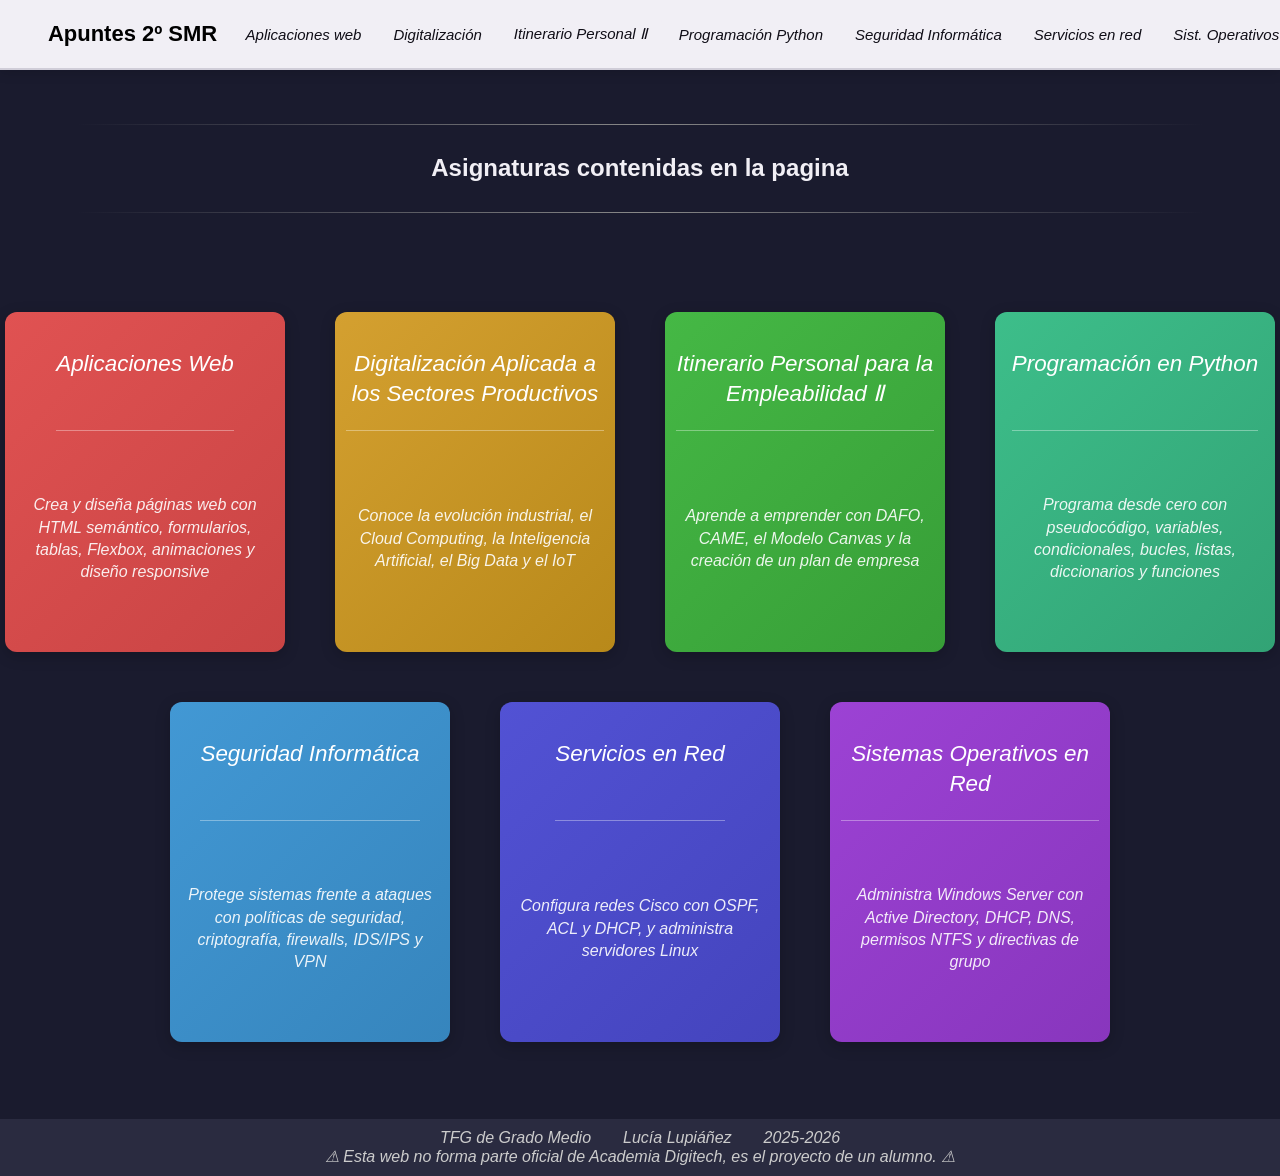
<file: index.html>
<!DOCTYPE html>
<html>
	<head>
		<meta name="viewport" content="width=device-width, initial-scale=1">
		<link rel="stylesheet" href="base.css">
		<link rel="stylesheet" href="index.css">
		<title>Asignaturas</title>
	</head>
	
	<body>
		<nav>
			<div id="logo">
				<div class="ico"><img src="./Imagenes/ico.png"></div>
				<div class="apunte">Apuntes 2º SMR</div>
			</div>
			
			<section id="hea">
				<ul>
					<!--APLICACIONES WEB-->
					<li> 
						<article class="asignatura">
							<a href="aw.html">Aplicaciones web</a>
							<ul>
								<li><a href="aw.html">HTML</a></li>
								<li><a href="aw.html">CSS</a></li>
							</ul>
						</article>
					</li>

					<!--DIGITALIZACIÓN-->
					<li> 
						<article class="asignatura">
							<a href="dasp.html">Digitalización</a>
							<ul>
								<li><a href="dasp.html">Tema 1</a></li>
								<li><a href="dasp.html">Tema 2</a></li>
								<li><a href="dasp.html">Tema 3</a></li>
								<li><a href="dasp.html">Tema 4</a></li>
								<li><a href="dasp.html">Tema 5</a></li>
							</ul>
						</article>
					</li>

					<!--ITINERARIO-->
					<li> 
						<article class="asignatura">
							<a href="ipell.html">Itinerario Personal Ⅱ</a>
							<ul>
								<li><a href="ipell.html">Unidad 1</a></li>
								<li><a href="ipell.html">Unidad 2</a></li>
								<li><a href="ipell.html">Unidad 3</a></li>
							</ul>
						</article>
					</li>

					<!--PYTHON-->
					<li>
						<article class="asignatura">
							<a href="pp.html">Programación Python</a>
							<ul>
								<li><a href="pp.html">Tema 1</a></li>
								<li><a href="pp.html">Tema 2</a></li>
								<li><a href="pp.html">Tema 3</a></li>
								<li><a href="pp.html">Tema 4</a></li>
								<li><a href="pp.html">Tema 5</a></li>
							</ul>
						</article>
					</li>

					<!--SEGURIDAD INFORMATICA-->
					<li>
						<article class="asignatura">
							<a href="si.html">Seguridad Informática</a>
							<ul>
								<li><a href="si.html">Tema 0</a></li>
								<li><a href="si.html">Tema 1</a></li>
								<li><a href="si.html">Tema 2</a></li>
								<li><a href="si.html">Tema 3</a></li>
								<li><a href="si.html">Tema 4</a></li>
								<li><a href="si.html">Tema 5</a></li>
							</ul>
						</article>
					</li>

					<!--SERVICIOS EN RED-->
					<li>
						<article class="asignatura">
							<a href="sr.html">Servicios en red</a>
							<ul>
								<li><a href="sr.html">Cisco</a></li>
								<li><a href="sr.html">Linux</a></li>
							</ul>
						</article>
					</li>
					
					<!--SISTEMAS OPERATIVOS EN RED-->
					<li>
						<article class="asignatura">
							<a href="sor.html">Sist. Operativos Red</a>
							<ul>
								<li><a href="sor.html">Tema 1</a></li>
								<li><a href="sor.html">Tema 2</a></li>
								<li><a href="sor.html">Tema 3</a></li>
								<li><a href="sor.html">Tema 4</a></li>
								<li><a href="sor.html">Tema 5</a></li>
								<li><a href="sor.html">Tema 6</a></li>
								<li><a href="sor.html">Tema 7</a></li>
							</ul>
						</article>
					</li>
				</ul>
			</section>
		</nav>
		
		<section id="caja">
			<div class="titulo">
				<hr class="decoracion">
				<br>
				<h1>Asignaturas contenidas en la pagina</h1>
				<br>
				<hr class="decoracion">
			</div>

			<a href="aw.html"><article class="aw">
				<h1>Aplicaciones Web</h1>
				<p>Crea y diseña páginas web con HTML semántico, formularios, tablas, Flexbox, animaciones y diseño responsive</p>
			</article></a>

			<a href="dasp.html"><article class="dasp">
				<h1>Digitalización Aplicada a los Sectores Productivos</h1>
				<p>Conoce la evolución industrial, el Cloud Computing, la Inteligencia Artificial, el Big Data y el IoT</p>
			</article></a>

			<a href="ipell.html"><article class="ipell">
				<h1>Itinerario Personal para la Empleabilidad Ⅱ</h1>
				<p>Aprende a emprender con DAFO, CAME, el Modelo Canvas y la creación de un plan de empresa</p>
			</article></a>

			<a href="pp.html"><article class="pp">
				<h1>Programación en Python</h1>
				<p>Programa desde cero con pseudocódigo, variables, condicionales, bucles, listas, diccionarios y funciones</p>
			</article></a>

			<a href="si.html"><article class="si">
				<h1>Seguridad Informática</h1>
				<p>Protege sistemas frente a ataques con políticas de seguridad, criptografía, firewalls, IDS/IPS y VPN</p>
			</article></a>

			<a href="sr.html"><article class="sr">
				<h1>Servicios en Red</h1>
				<p>Configura redes Cisco con OSPF, ACL y DHCP, y administra servidores Linux</p>
			</article></a>
			
			<a href="sor.html"><article class="sor">
				<h1>Sistemas Operativos en Red</h1>
				<p>Administra Windows Server con Active Directory, DHCP, DNS, permisos NTFS y directivas de grupo</p>
			</article></a>
		</section>


		<footer>
			<p>TFG de Grado Medio&emsp;&emsp;Lucía Lupiáñez&emsp;&emsp;2025-2026</p>
			<p>⚠ Esta web no forma parte oficial de Academia Digitech, es el proyecto de un alumno. ⚠</p>
		</footer>
	</body>
</html>
</file>
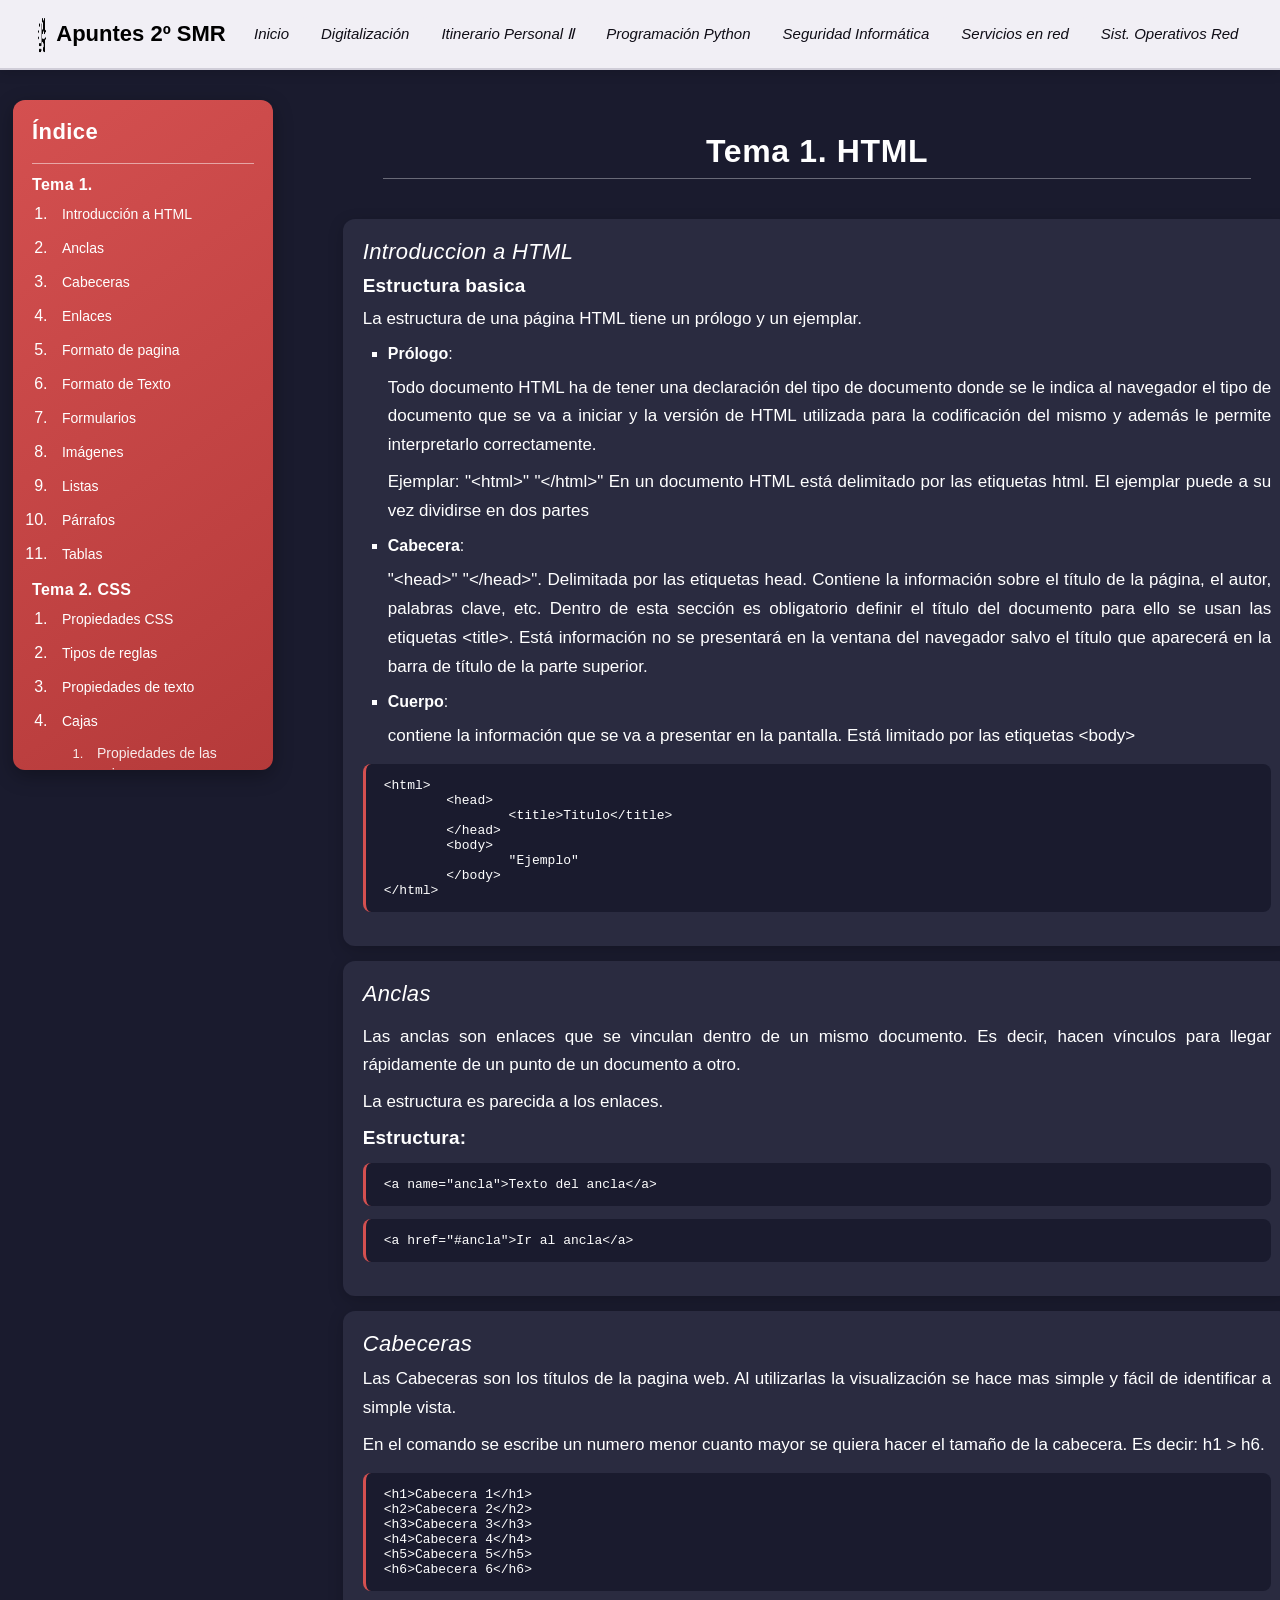
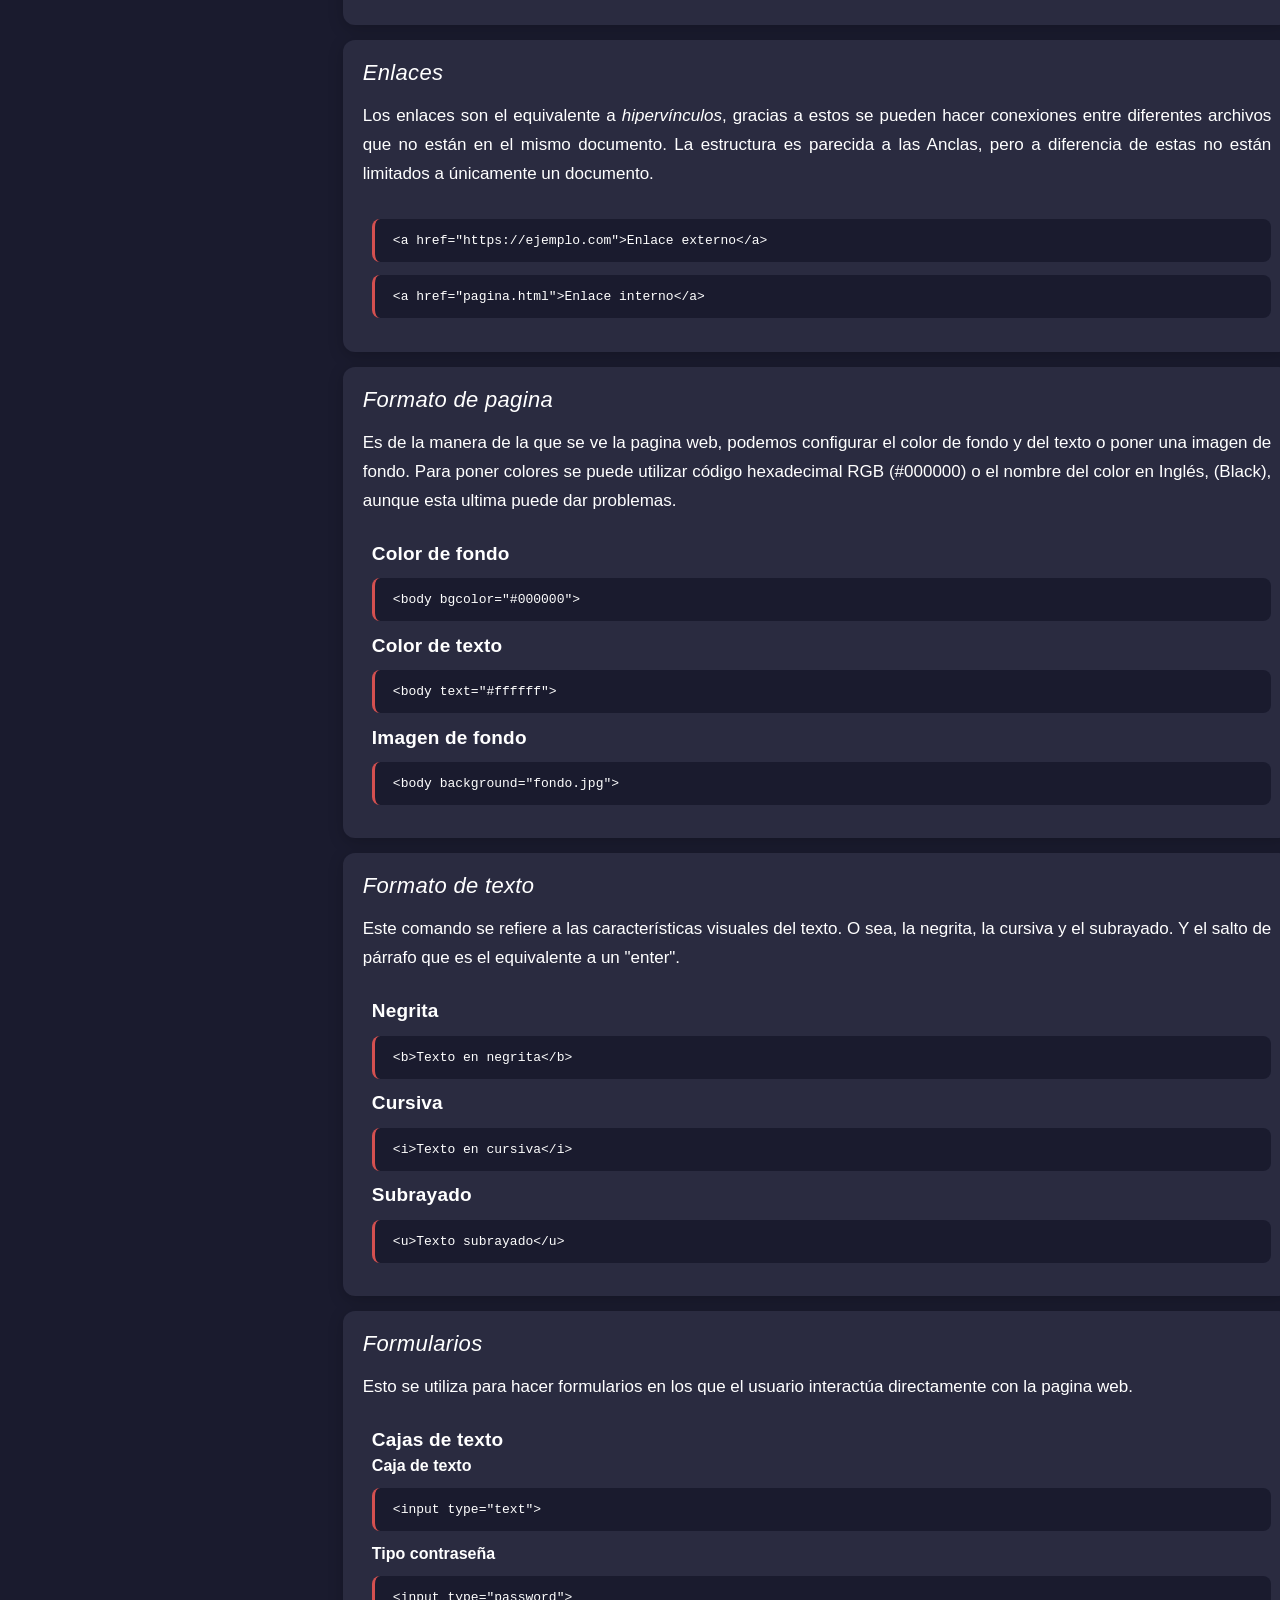
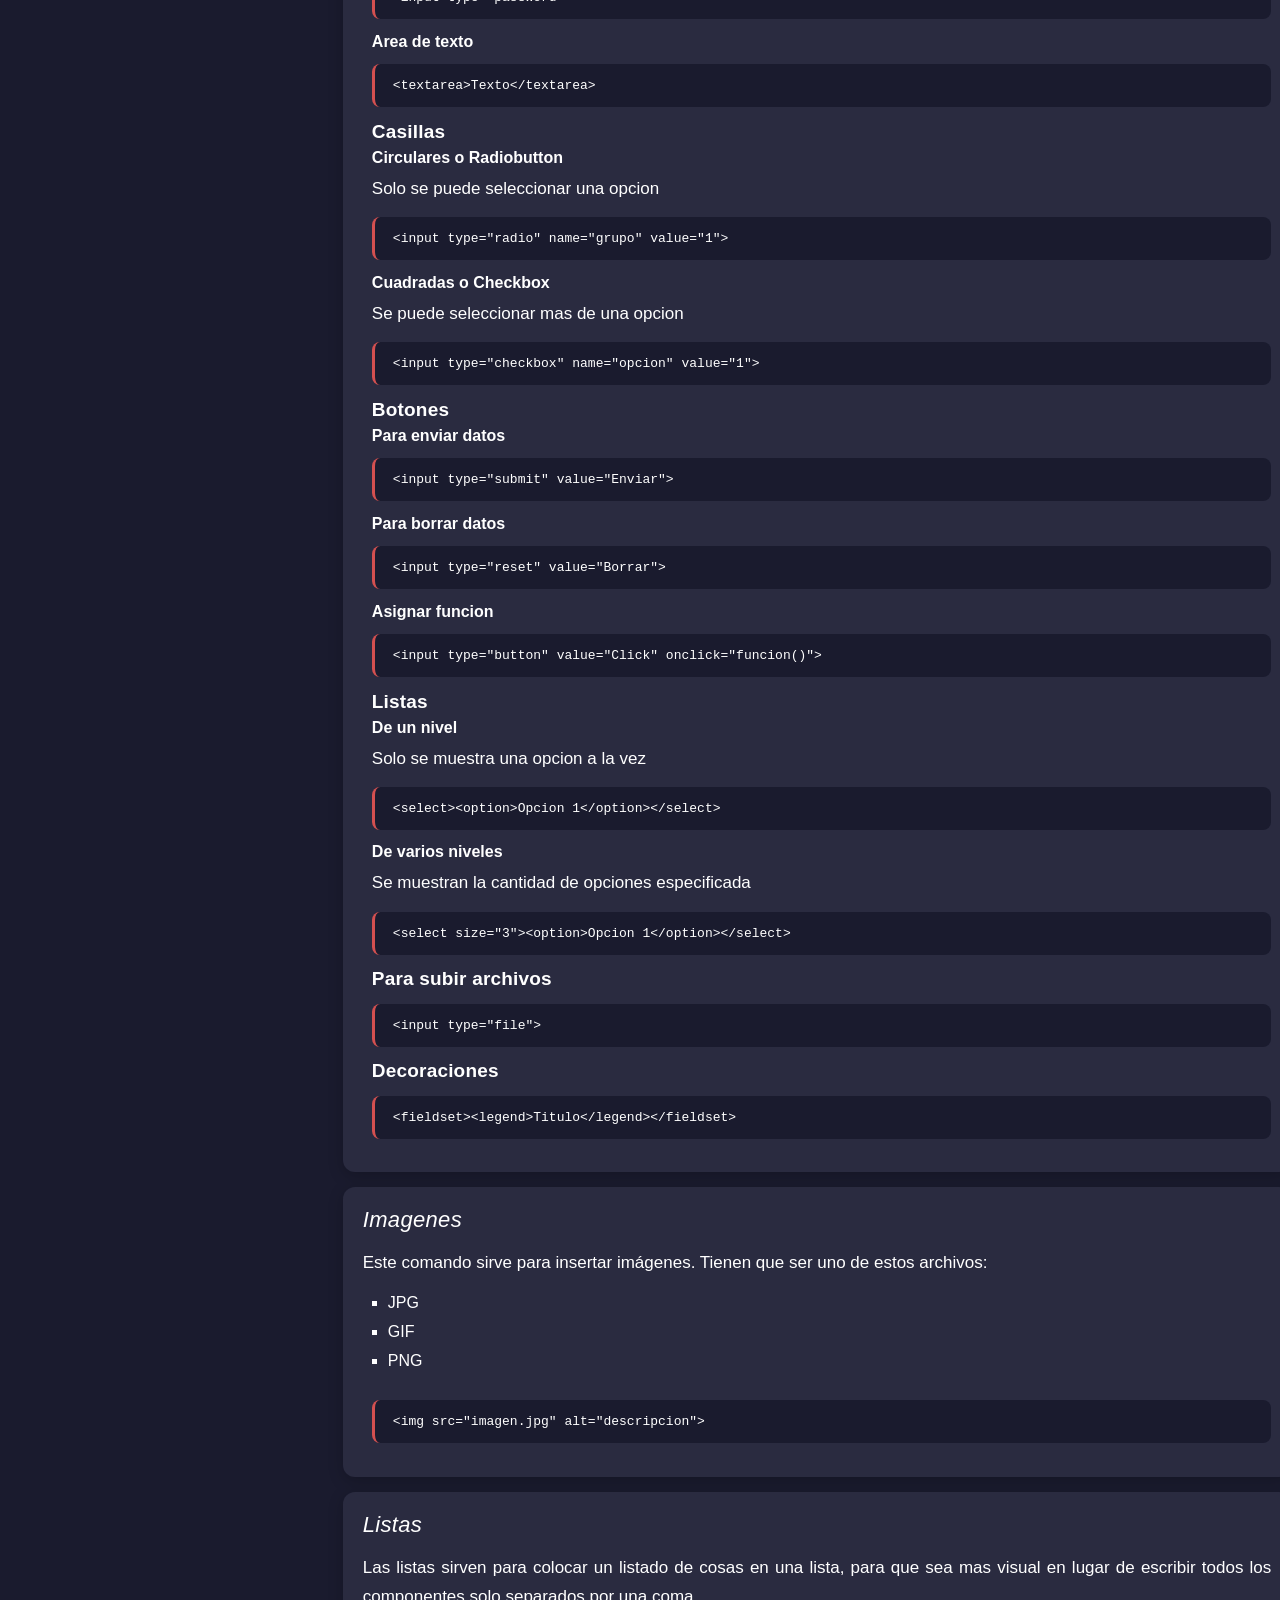
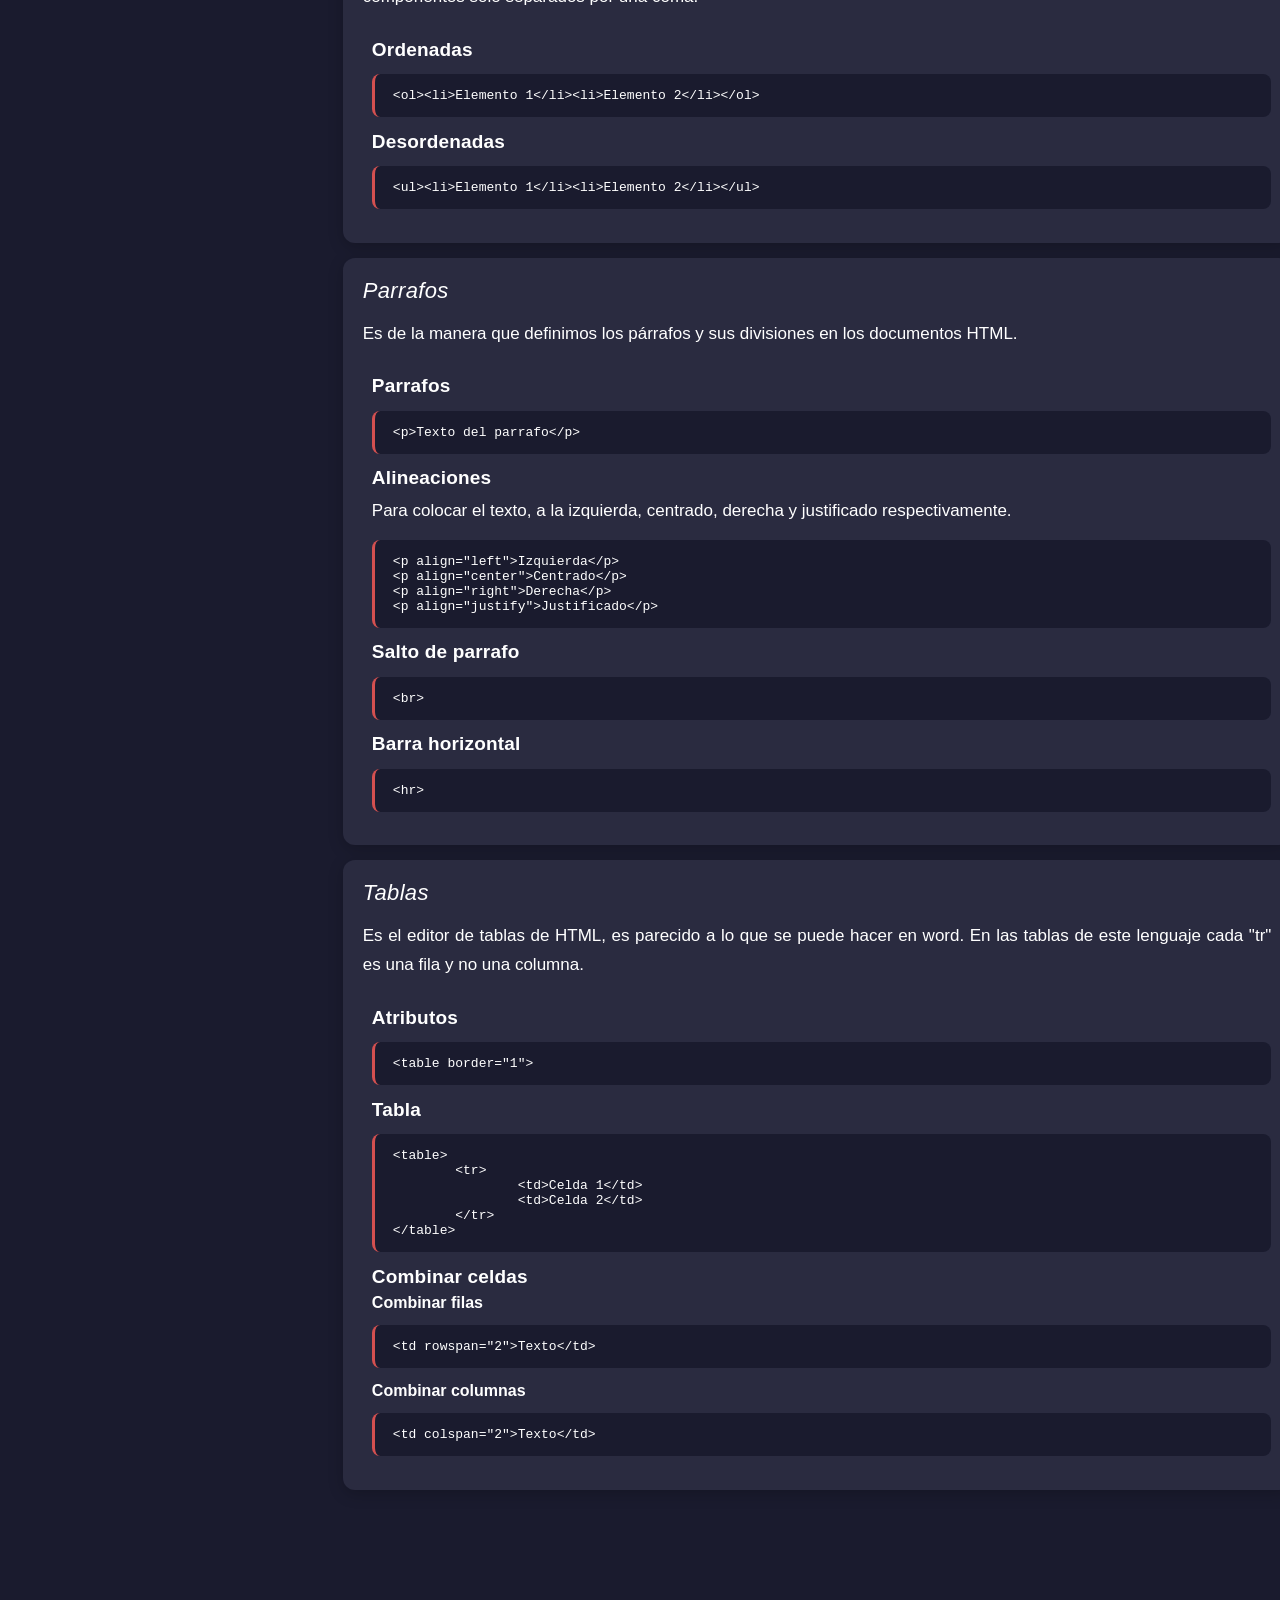
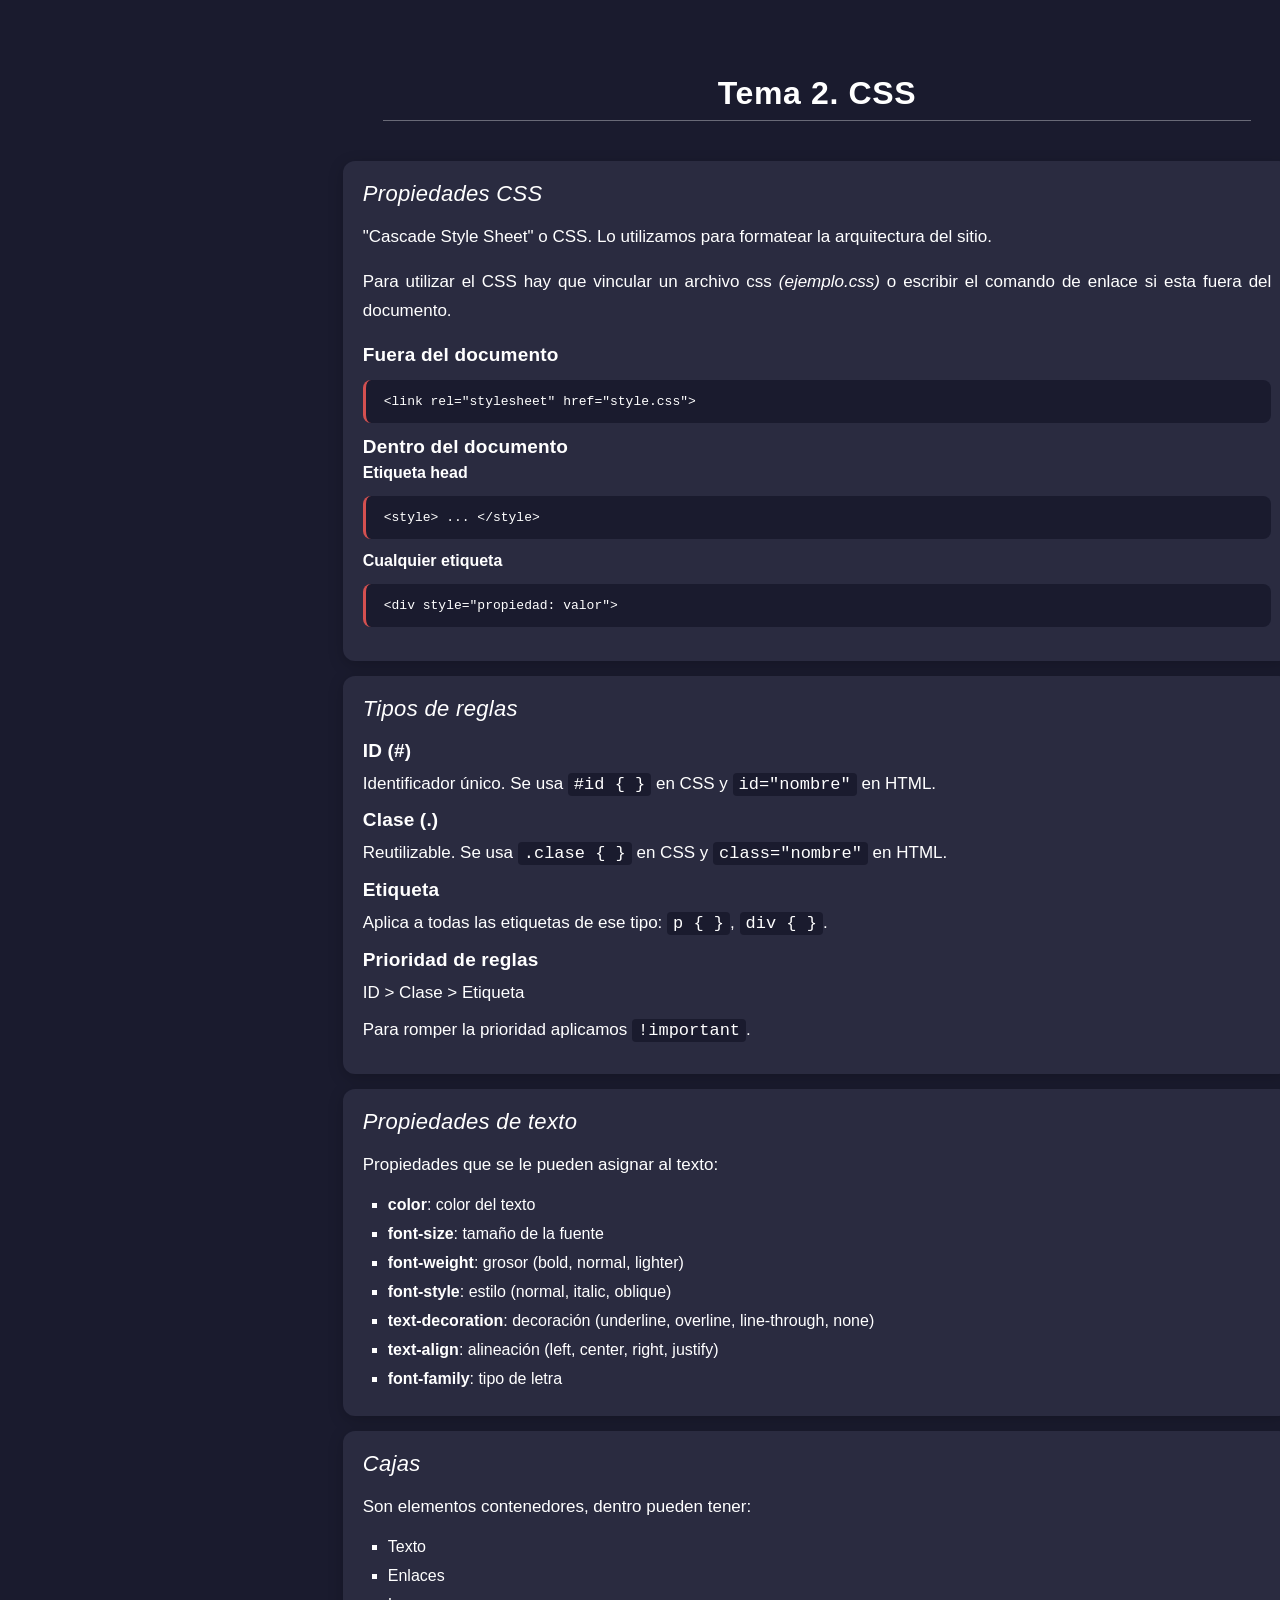
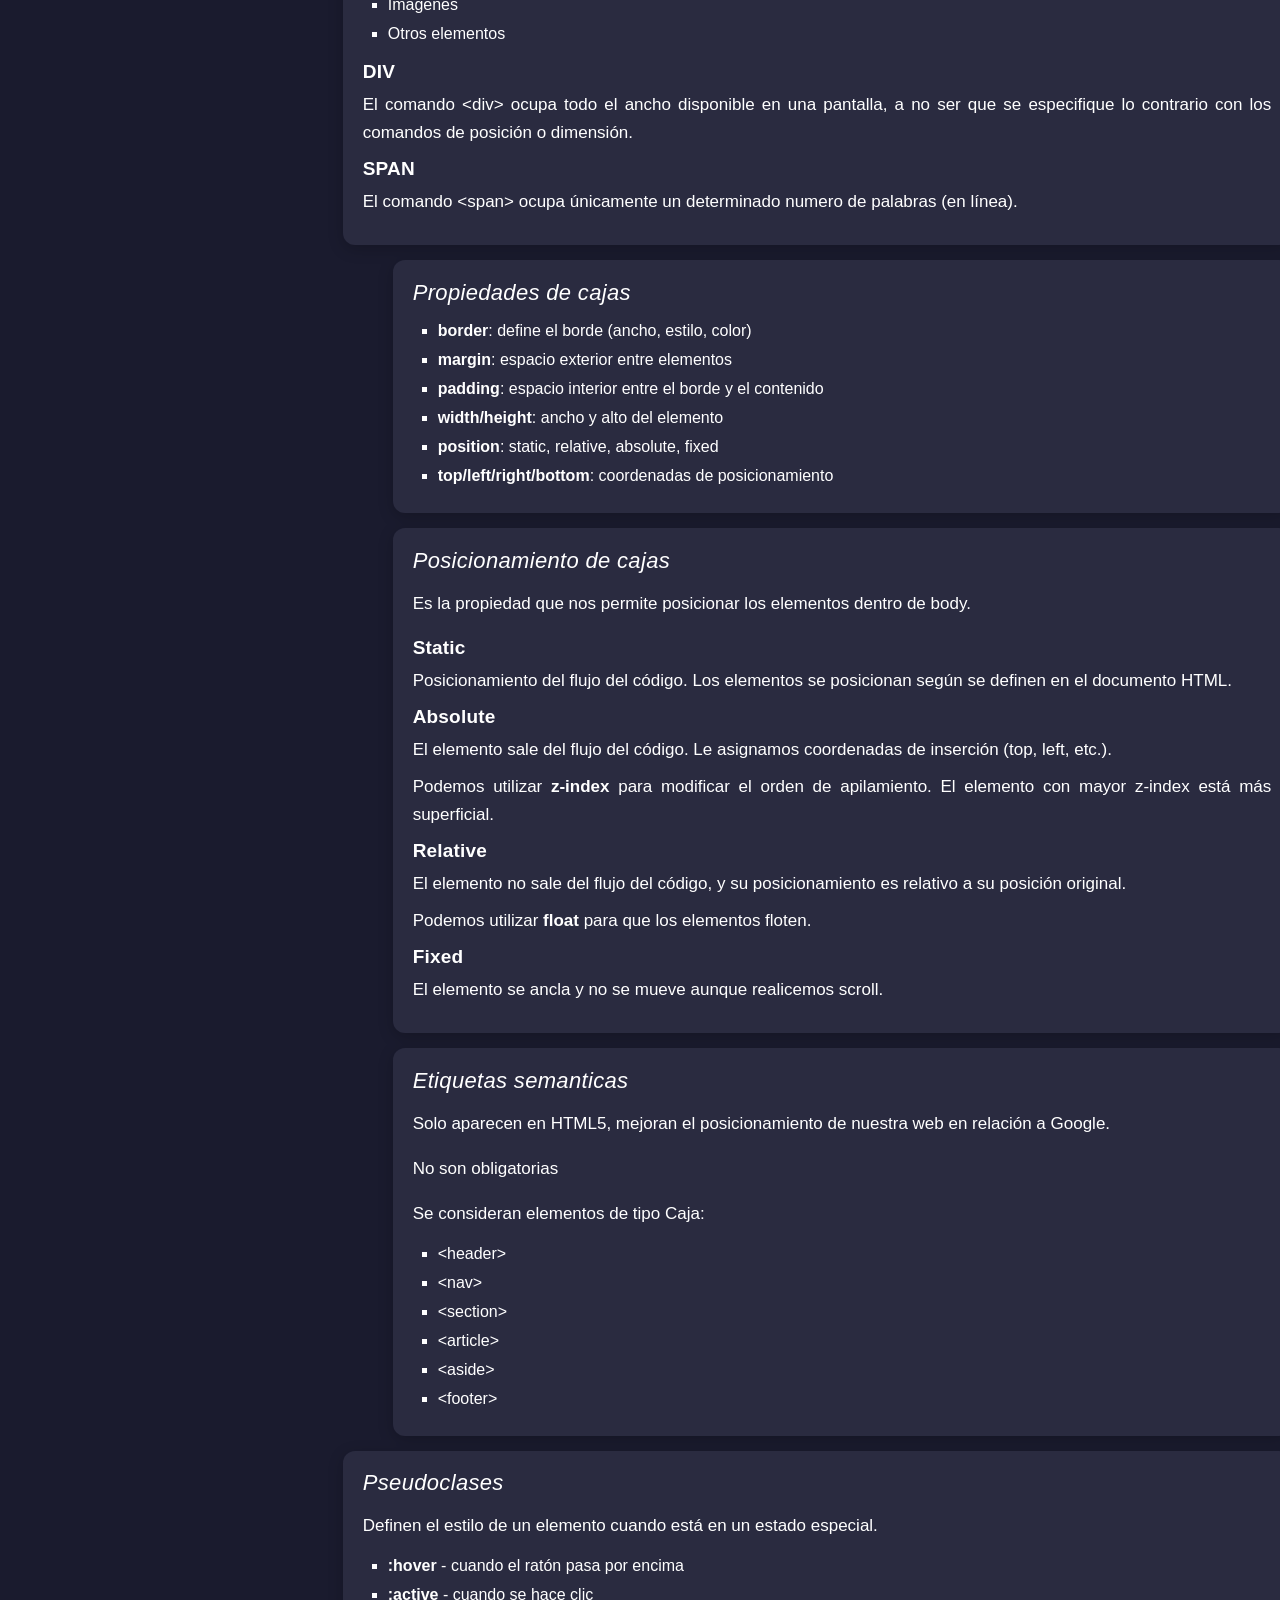
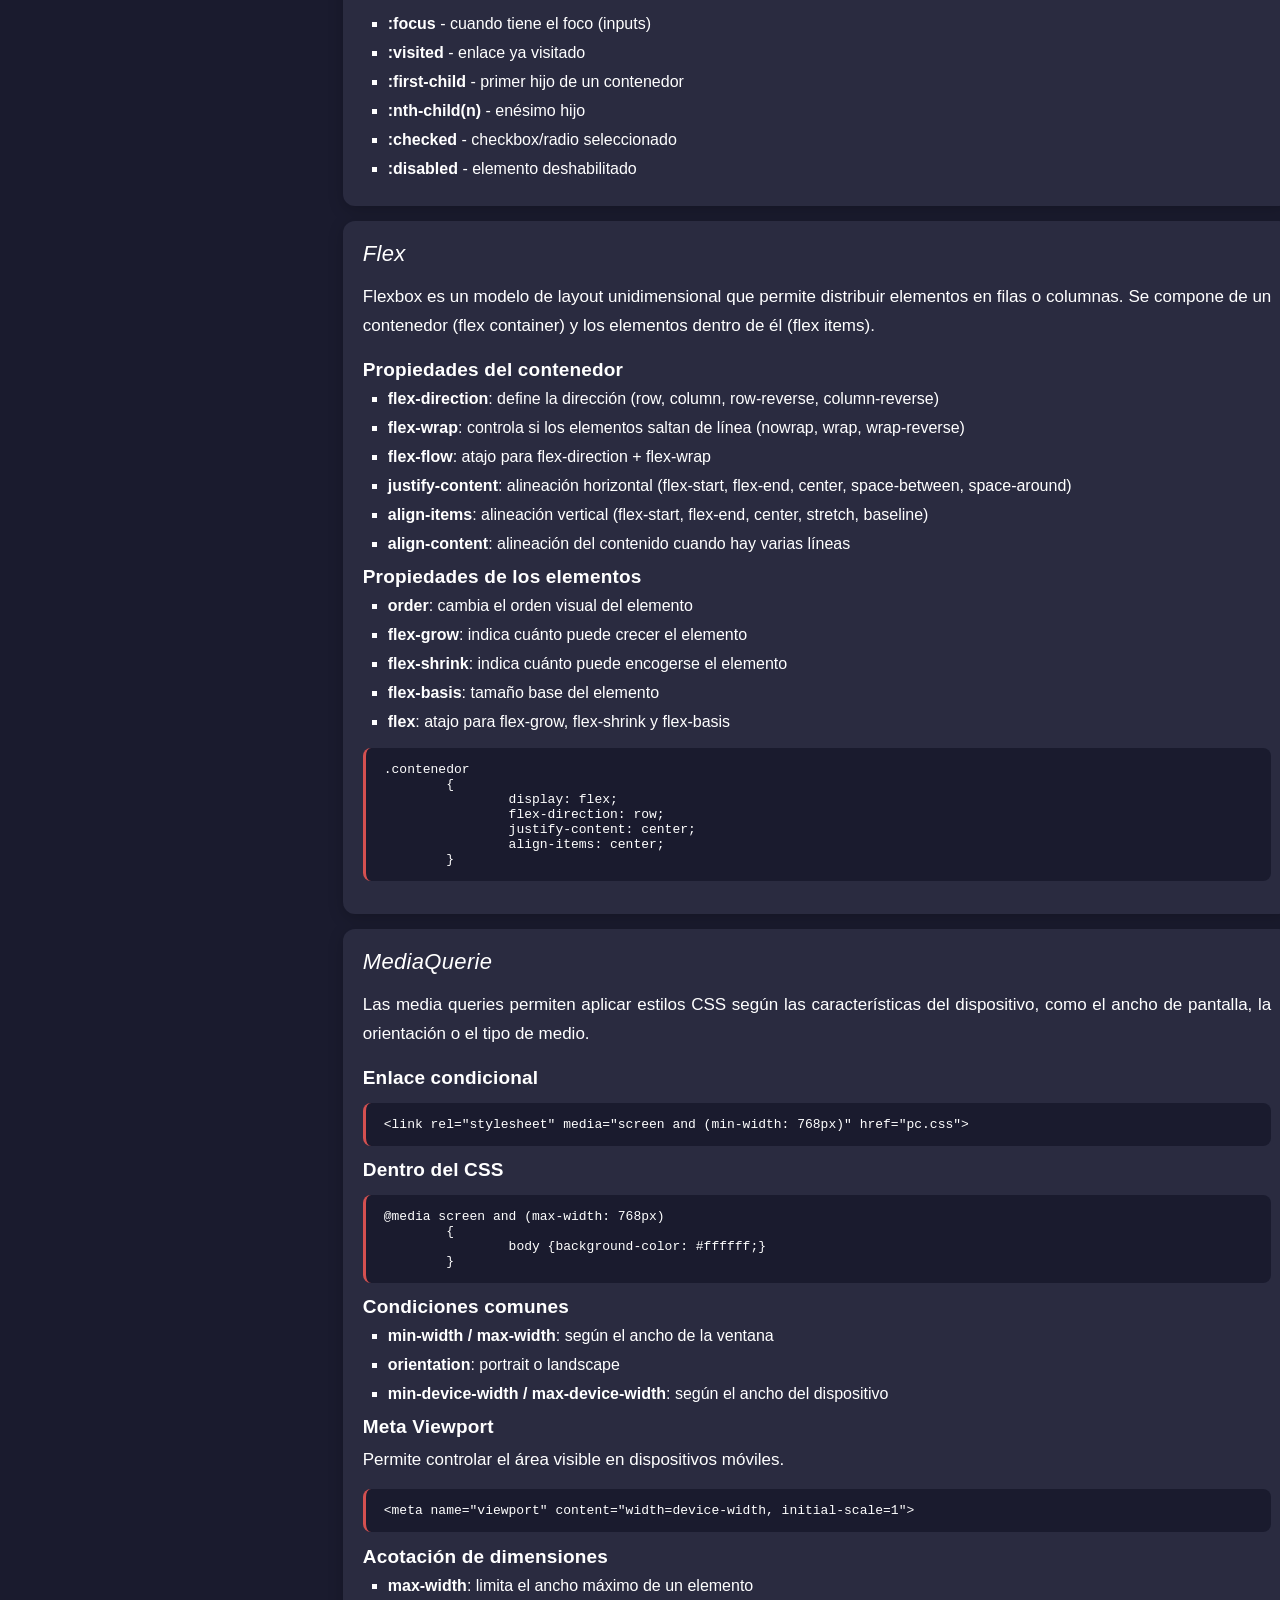
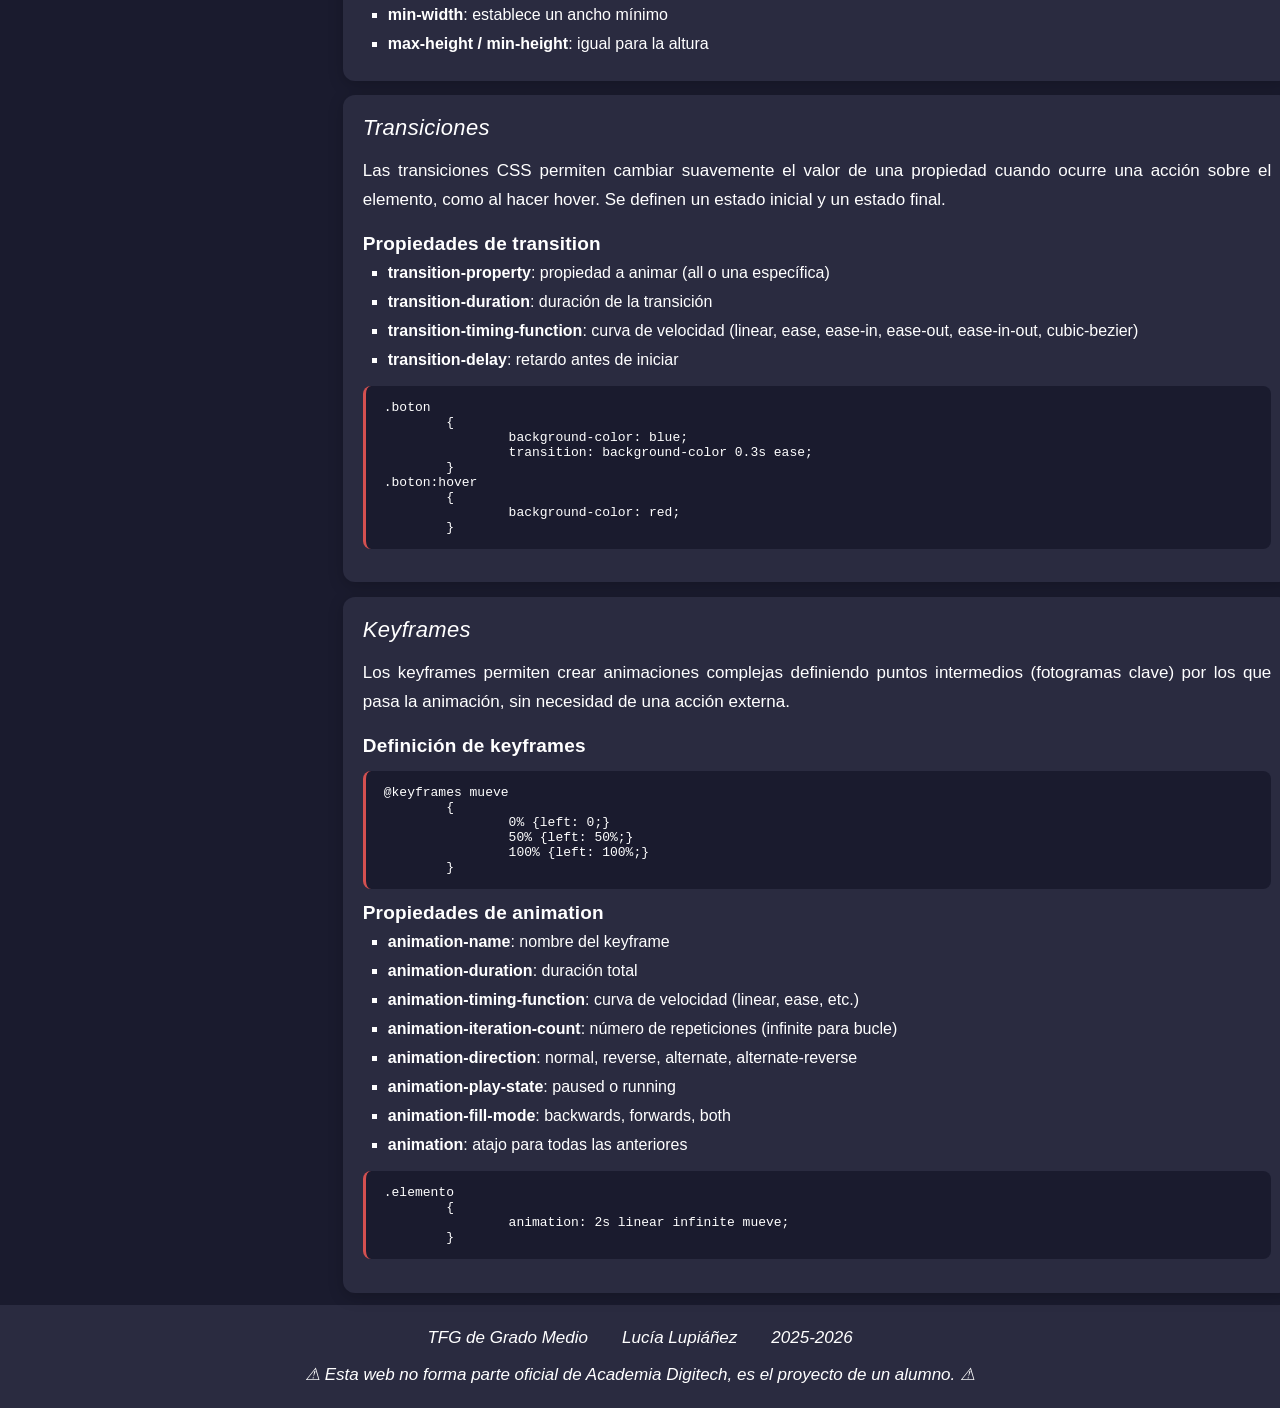
<file: aw.html>
<!DOCTYPE html>
<html>
	<head>
		<meta name="viewport" content="width=device-width, initial-scale=1">
		<link rel="stylesheet" href="base.css">
		<link rel="stylesheet" href="aw.css">
		<title>Aplicaciones Web</title>
	</head>
	
	<body>
		<nav>
			<div id="logo">
				<div class="ico"><img src="./Imagenes/ico.png"></div>
				<div class="apunte">Apuntes 2º SMR</div>
			</div>
			
			<section id="hea">
				<ul>
					<!--INICIO-->
					<li>
						<article class="asignatura">
							<a href="index.html">Inicio</a>
						</article>
					</li>

					<!--DIGITALIZACIÓN-->
					<li> 
						<article class="asignatura">
							<a href="dasp.html">Digitalización</a>
							<ul>
								<li><a href="dasp.html">Tema 1</a></li>
								<li><a href="dasp.html">Tema 2</a></li>
								<li><a href="dasp.html">Tema 3</a></li>
								<li><a href="dasp.html">Tema 4</a></li>
								<li><a href="dasp.html">Tema 5</a></li>
							</ul>
						</article>
					</li>

					<!--ITINERARIO-->
					<li> 
						<article class="asignatura">
							<a href="ipell.html">Itinerario Personal Ⅱ</a>
							<ul>
								<li><a href="ipell.html">Unidad 1</a></li>
								<li><a href="ipell.html">Unidad 2</a></li>
								<li><a href="ipell.html">Unidad 3</a></li>
							</ul>
						</article>
					</li>

					<!--PYTHON-->
					<li>
						<article class="asignatura">
							<a href="pp.html">Programación Python</a>
							<ul>
								<li><a href="pp.html">Tema 1</a></li>
								<li><a href="pp.html">Tema 2</a></li>
								<li><a href="pp.html">Tema 3</a></li>
								<li><a href="pp.html">Tema 4</a></li>
								<li><a href="pp.html">Tema 5</a></li>
							</ul>
						</article>
					</li>

					<!--SEGURIDAD INFORMATICA-->
					<li>
						<article class="asignatura">
							<a href="si.html">Seguridad Informática</a>
							<ul>
								<li><a href="si.html">Tema 0</a></li>
								<li><a href="si.html">Tema 1</a></li>
								<li><a href="si.html">Tema 2</a></li>
								<li><a href="si.html">Tema 3</a></li>
								<li><a href="si.html">Tema 4</a></li>
								<li><a href="si.html">Tema 5</a></li>
							</ul>
						</article>
					</li>

					<!--SERVICIOS EN RED-->
					<li>
						<article class="asignatura">
							<a href="sr.html">Servicios en red</a>
							<ul>
								<li><a href="sr.html">Cisco</a></li>
								<li><a href="sr.html">Linux</a></li>
							</ul>
						</article>
					</li>
					
					<!--SISTEMAS OPERATIVOS EN RED-->
					<li>
						<article class="asignatura">
							<a href="sor.html">Sist. Operativos Red</a>
							<ul>
								<li><a href="sor.html">Tema 1</a></li>
								<li><a href="sor.html">Tema 2</a></li>
								<li><a href="sor.html">Tema 3</a></li>
								<li><a href="sor.html">Tema 4</a></li>
								<li><a href="sor.html">Tema 5</a></li>
								<li><a href="sor.html">Tema 6</a></li>
								<li><a href="sor.html">Tema 7</a></li>
							</ul>
						</article>
					</li>
				</ul>
			</section>
		</nav>

		<div id="indice">
			<h1>Índice</h1>
			<hr>
			<h2>Tema 1.</h2>
			<ol type="1">
				<li class="lista"><a href="#1">Introducción a HTML</a></li>
				<li class="lista"><a href="#2">Anclas</a></li>
				<li class="lista"><a href="#3">Cabeceras</a></li>
				<li class="lista"><a href="#4">Enlaces</a></li>
				<li class="lista"><a href="#5">Formato de pagina</a></li>
				<li class="lista"><a href="#6">Formato de Texto</a></li>
				<li class="lista"><a href="#7">Formularios</a></li>
				<li class="lista"><a href="#8">Imágenes</a></li>
				<li class="lista"><a href="#9">Listas</a></li>
				<li class="lista"><a href="#10">Párrafos</a></li>
				<li class="lista"><a href="#11">Tablas</a></li>
			</ol>
			
			<h2>Tema 2. CSS</h2>
			<ol type="1">
				<li class="lista"><a href="#12">Propiedades CSS</a></li>
				<li class="lista"><a href="#13">Tipos de reglas</a></li>
				<li class="lista"><a href="#14">Propiedades de texto</a></li>
				<li class="lista"><a href="#15">Cajas</a>
				<ol>
					<li class="lista"><a href="#151">Propiedades de las cajas</a></li>
					<li class="lista"><a href="#152">Posicionamiento de las cajas</a></li>
					<li class="lista"><a href="#153">Etiquetas semanticas</a></li>
				</ol></li>
				<li class="lista"><a href="#16">Pseudoclases</a></li>
				<li class="lista"><a href="#17">Flex</a></li>
				<li class="lista"><a href="#18">MediaQuerie</a></li>
				<li class="lista"><a href="#19">Transiciones</a></li>
				<li class="lista"><a href="#20">Keyframes</a></li>
			</ol>
		</div>

		<section class="contenido1">
			<div class="section-title"><h1>Tema 1. HTML</h1></div>
			<article class="articulo1">
				<div id="art1">
					<h2><a name="1"><span>Introduccion a HTML</span></a></h2>
					
					<h3>Estructura basica</h3>
					
					<p>La estructura de una página HTML tiene un prólogo y un ejemplar.
						<ul type="square">
							<li>
								<strong>Prólogo</strong>: <p>Todo documento HTML ha de tener una declaración del tipo de documento donde se le indica al navegador el tipo de documento que se va a iniciar y la versión de HTML utilizada para la codificación del mismo y además le permite interpretarlo correctamente.</p>
								<p>Ejemplar: "&lt;html&gt;" "&lt;/html&gt;" En un documento HTML está delimitado por las etiquetas html. El ejemplar puede a su vez dividirse en dos partes</p>
							</li>
							<li>
								<strong>Cabecera</strong>: <p>"&lt;head&gt;" "&lt;/head&gt;". Delimitada por las etiquetas head. Contiene la información sobre el título de la página, el autor, palabras clave, etc. Dentro de esta sección es obligatorio definir el título del documento para ello se usan las etiquetas &lt;title&gt;. Está información no se presentará en la ventana del navegador salvo el título que aparecerá en la barra de título de la parte superior.</p>
							</li>
							<li>
								<strong>Cuerpo</strong>: <p>contiene la información que se va a presentar en la pantalla. Está limitado por las etiquetas &lt;body&gt;</p>
							</li>
						</ul>
					<pre>
&lt;html&gt;
	&lt;head&gt;
    		&lt;title&gt;Titulo&lt;/title&gt;
  	&lt;/head&gt;
  	&lt;body&gt;
    		"Ejemplo"
  	&lt;/body&gt;
&lt;/html&gt;
</pre>
				</div>
			</article>

			<article class="articulo2">
				<h2><a name="2"><span>Anclas</span></a></h2>
				<span><p>Las anclas son enlaces que se vinculan dentro de un mismo documento. Es decir, hacen vínculos para llegar rápidamente de un punto de un documento a otro.</p>
				<p>La estructura es parecida a los enlaces.</p>
				
				<h3>Estructura:</h3> 
				<pre>&lt;a name="ancla"&gt;Texto del ancla&lt;/a&gt;</pre>
				<pre>&lt;a href="#ancla"&gt;Ir al ancla&lt;/a&gt;</pre>
			</article>

			<article class="articulo3">
				<div id="art3">
					
					<h2><a name="3"><span>Cabeceras</span></a></h2>
					<p>Las Cabeceras son los títulos de la pagina web. Al utilizarlas la visualización se hace mas simple y fácil de identificar a simple vista.</p>
					
					<p>En el comando se escribe un numero menor cuanto mayor se quiera hacer el tamaño de la cabecera. Es decir: h1 &gt; h6.</p>
					
					<pre>&lt;h1&gt;Cabecera 1&lt;/h1&gt;
&lt;h2&gt;Cabecera 2&lt;/h2&gt;
&lt;h3&gt;Cabecera 3&lt;/h3&gt;
&lt;h4&gt;Cabecera 4&lt;/h4&gt;
&lt;h5&gt;Cabecera 5&lt;/h5&gt;
&lt;h6&gt;Cabecera 6&lt;/h6&gt;
</pre>
				</div>
			</article>
			
			<article class="articulo4">
				<h2><a name="4"><span>Enlaces</span></a></h2>
				<p>Los enlaces son el equivalente a <i>hipervínculos</i>, gracias a estos se pueden hacer conexiones entre diferentes archivos que no están en el mismo documento. La estructura es parecida a las Anclas, pero a diferencia de estas no están limitados a únicamente un documento.</p>
				
				<div id="art4">
					<pre>&lt;a href="https://ejemplo.com"&gt;Enlace externo&lt;/a&gt;</pre>
					<pre>&lt;a href="pagina.html"&gt;Enlace interno&lt;/a&gt;</pre>
				</div>
			</article>

			<article class="articulo5">
				<h2><a name="5"><span>Formato de pagina</span></a></h2>
				<p>Es de la manera de la que se ve la pagina web, podemos configurar el color de fondo y del texto o poner una imagen de fondo. Para poner colores se puede utilizar código hexadecimal RGB (#000000) o el nombre del color en Inglés, (Black), aunque esta ultima puede dar problemas.</p>
				
				<div id="art5">
					<h3>Color de fondo</h3>
					<pre>&lt;body bgcolor="#000000"&gt;</pre>
					
					<h3>Color de texto</h3>
					<pre>&lt;body text="#ffffff"&gt;</pre>
					
					<h3>Imagen de fondo</h3>
					<pre>&lt;body background="fondo.jpg"&gt;</pre>
				</div>
			</article>

			<article class="articulo6">
				<h2><a name="6"><span>Formato de texto</span></a></h2>
				<p>Este comando se refiere a las características visuales del texto. O sea, la negrita, la cursiva y el subrayado. Y el salto de párrafo que es el equivalente a un "enter".</p>
				<div id="art6">
					<h3>Negrita</h3>
					<pre>&lt;b&gt;Texto en negrita&lt;/b&gt;</pre>
					<h3>Cursiva</h3>
					<pre>&lt;i&gt;Texto en cursiva&lt;/i&gt;</pre>
					<h3>Subrayado</h3>
					<pre>&lt;u&gt;Texto subrayado&lt;/u&gt;</pre>
				</div>
			</article>

			<article class="articulo7">
				<h2><a name="7"><span>Formularios</span></a></h2>
				<p>Esto se utiliza para hacer formularios en los que el usuario interactúa directamente con la pagina web.</p>
				
				<div id="art7">
					<h3>Cajas de texto</h3>
						<h4>Caja de texto</h4>
						<pre>&lt;input type="text"&gt;</pre>
						<h4>Tipo contraseña</h4>
						<pre>&lt;input type="password"&gt;</pre>
						<h4>Area de texto</h4>
						<pre>&lt;textarea&gt;Texto&lt;/textarea&gt;</pre>
						
					<h3>Casillas</h3>
						<h4>Circulares o Radiobutton</h4>
						<p>Solo se puede seleccionar una opcion</p>
						<pre>&lt;input type="radio" name="grupo" value="1"&gt;</pre>
						<h4>Cuadradas o Checkbox</h4>
						<p>Se puede seleccionar mas de una opcion</p>
						<pre>&lt;input type="checkbox" name="opcion" value="1"&gt;</pre>
						
					<h3>Botones</h3>
						<h4>Para enviar datos</h4>
						<pre>&lt;input type="submit" value="Enviar"&gt;</pre>
						<h4>Para borrar datos</h4>
						<pre>&lt;input type="reset" value="Borrar"&gt;</pre>
						<h4>Asignar funcion</h4>
						<pre>&lt;input type="button" value="Click" onclick="funcion()"&gt;</pre>
						
					<h3>Listas</h3>
						<h4>De un nivel</h4>
						<p>Solo se muestra una opcion a la vez</p>
						<pre>&lt;select&gt;&lt;option&gt;Opcion 1&lt;/option&gt;&lt;/select&gt;</pre>
						<h4>De varios niveles</h4>
						<p>Se muestran la cantidad de opciones especificada</p>
						<pre>&lt;select size="3"&gt;&lt;option&gt;Opcion 1&lt;/option&gt;&lt;/select&gt;</pre>
						
					<h3>Para subir archivos</h3>
					<pre>&lt;input type="file"&gt;</pre>
					
					<h3>Decoraciones</h3>
					<pre>&lt;fieldset&gt;&lt;legend&gt;Titulo&lt;/legend&gt;&lt;/fieldset&gt;</pre>
				</div>
			</article>

			<article class="articulo8">
				<h2><a name="8"><span>Imagenes</span></a></h2>
				<p>Este comando sirve para insertar imágenes. Tienen que ser uno de estos archivos:</p>
				<ul type="square">
					<li>JPG</li>
					<li>GIF</li>
					<li>PNG</li>
				</ul>
				<div id="art8">
					<pre>&lt;img src="imagen.jpg" alt="descripcion"&gt;</pre>
				</div>
			</article>

			<article class="articulo9">
				<h2><a name="9"><span>Listas</span></a></h2>
				<p>Las listas sirven para colocar un listado de cosas en una lista, para que sea mas visual en lugar de escribir todos los componentes solo separados por una coma.</p>
				<div id="art9">
					<h3>Ordenadas</h3>
					<pre>&lt;ol&gt;&lt;li&gt;Elemento 1&lt;/li&gt;&lt;li&gt;Elemento 2&lt;/li&gt;&lt;/ol&gt;</pre>
					
					<h3>Desordenadas</h3>
					<pre>&lt;ul&gt;&lt;li&gt;Elemento 1&lt;/li&gt;&lt;li&gt;Elemento 2&lt;/li&gt;&lt;/ul&gt;</pre>
				</div>
			</article>

			<article class="articulo10">
				<h2><a name="10"><span>Parrafos</span></a></h2>
				<p>Es de la manera que definimos los párrafos y sus divisiones en los documentos HTML.</p>
				<div id="art10">
					<h3>Parrafos</h3>
					<pre>&lt;p&gt;Texto del parrafo&lt;/p&gt;</pre>
					
					<h3>Alineaciones</h3>
					<p>Para colocar el texto, a la izquierda, centrado, derecha y justificado respectivamente.</p>
					<pre>&lt;p align="left"&gt;Izquierda&lt;/p&gt;
&lt;p align="center"&gt;Centrado&lt;/p&gt;
&lt;p align="right"&gt;Derecha&lt;/p&gt;
&lt;p align="justify"&gt;Justificado&lt;/p&gt;
</pre>
					
					<h3>Salto de parrafo</h3>
					<pre>&lt;br&gt;</pre>
					
					<h3>Barra horizontal</h3>
					<pre>&lt;hr&gt;</pre>
				</div>
			</article>

			<article class="articulo11">
				<h2><a name="11"><span>Tablas</span></a></h2>
				<p>Es el editor de tablas de HTML, es parecido a lo que se puede hacer en word. En las tablas de este lenguaje cada "tr" es una fila y no una columna.</p>
				<div id="art11">
					<h3>Atributos</h3>
					<pre>&lt;table border="1"&gt;</pre>
					
					<h3>Tabla</h3>
					<pre>&lt;table&gt;
	&lt;tr&gt;
		&lt;td&gt;Celda 1&lt;/td&gt;
		&lt;td&gt;Celda 2&lt;/td&gt;
  	&lt;/tr&gt;
&lt;/table&gt;
</pre>
					
					<h3>Combinar celdas</h3>
					<h4>Combinar filas</h4>
					<pre>&lt;td rowspan="2"&gt;Texto&lt;/td&gt;</pre>
					
					<h4>Combinar columnas</h4>
					<pre>&lt;td colspan="2"&gt;Texto&lt;/td&gt;</pre>
				</div>
			</article>
		</section>




		<section class="contenido2">
			<div class="section-title"><h1>Tema 2. CSS</h1></div>
			<article class="articulo12">
				<h2><a name="12"><span>Propiedades CSS</span></a></h2>
				
				<p>"Cascade Style Sheet" o CSS. Lo utilizamos para formatear la arquitectura del sitio.</p>
				<p>Para utilizar el CSS hay que vincular un archivo css <em>(ejemplo.css)</em> o escribir el comando de enlace si esta fuera del documento.</p>
				<div id="art12">
					<h3>Fuera del documento</h3>
					<pre>&lt;link rel="stylesheet" href="style.css"&gt;</pre>
					<h3>Dentro del documento</h3>
					<h4>Etiqueta head</h4>
					<pre>&lt;style&gt; ... &lt;/style&gt;</pre>
					<h4>Cualquier etiqueta</h4>
					<pre>&lt;div style="propiedad: valor"&gt;</pre>
				</div>
			</article>

			<article class="articulo13">
				<h2><a name="13"><span>Tipos de reglas</span></a></h2>
				
				<div id="art13">
					<h3>ID (#)</h3>
					<p>Identificador único. Se usa <code>#id { }</code> en CSS y <code>id="nombre"</code> en HTML.</p>
					<h3>Clase (.)</h3>
					<p>Reutilizable. Se usa <code>.clase { }</code> en CSS y <code>class="nombre"</code> en HTML.</p>
					<h3>Etiqueta</h3>
					<p>Aplica a todas las etiquetas de ese tipo: <code>p { }</code>, <code>div { }</code>.</p>
					<h3>Prioridad de reglas</h3>
					<p>ID &gt; Clase &gt; Etiqueta</p>
					<p>Para romper la prioridad aplicamos <code>!important</code>.</p>
				</div>
			</article>

			<article class="articulo14">
				<h2><a name="14"><span>Propiedades de texto</span></a></h2>
				
				<p>Propiedades que se le pueden asignar al texto:</p>
				<div id="art14">
					<ul>
						<li><strong>color</strong>: color del texto</li>
						<li><strong>font-size</strong>: tamaño de la fuente</li>
						<li><strong>font-weight</strong>: grosor (bold, normal, lighter)</li>
						<li><strong>font-style</strong>: estilo (normal, italic, oblique)</li>
						<li><strong>text-decoration</strong>: decoración (underline, overline, line-through, none)</li>
						<li><strong>text-align</strong>: alineación (left, center, right, justify)</li>
						<li><strong>font-family</strong>: tipo de letra</li>
					</ul>
				</div>
			</article>

			<article class="articulo15">
				<h2><a name="15"><span>Cajas</span></a></h2>
				
				<p>Son elementos contenedores, dentro pueden tener:</p>
				<ul type="square">
					<li>Texto</li>
					<li>Enlaces</li>
					<li>Imagenes</li>
					<li>Otros elementos</li>
				</ul>
				<div id="art15">
					<h3>DIV</h3>
					<p>El comando &lt;div&gt; ocupa todo el ancho disponible en una pantalla, a no ser que se especifique lo contrario con los comandos de posición o dimensión.</p>
					<h3>SPAN</h3>
					<p>El comando &lt;span&gt; ocupa únicamente un determinado numero de palabras (en línea).</p>
				</div>
			</article>

			<article class="articulo151">
				<h2><a name="151"><span>Propiedades de cajas</span></a></h2>
				
				<div id="art151">
					<ul>
						<li><strong>border</strong>: define el borde (ancho, estilo, color)</li>
						<li><strong>margin</strong>: espacio exterior entre elementos</li>
						<li><strong>padding</strong>: espacio interior entre el borde y el contenido</li>
						<li><strong>width/height</strong>: ancho y alto del elemento</li>
						<li><strong>position</strong>: static, relative, absolute, fixed</li>
						<li><strong>top/left/right/bottom</strong>: coordenadas de posicionamiento</li>
					</ul>
				</div>
			</article>

			<article class="articulo152">
				<h2><a name="152"><span>Posicionamiento de cajas</span></a></h2>
				
				<p>Es la propiedad que nos permite posicionar los elementos dentro de body.</p>
				<div id="art152">
					<h3>Static</h3>
					<p>Posicionamiento del flujo del código. Los elementos se posicionan según se definen en el documento HTML.</p>
					<h3>Absolute</h3>
					<p>El elemento sale del flujo del código. Le asignamos coordenadas de inserción (top, left, etc.).</p>
					<p>Podemos utilizar <strong>z-index</strong> para modificar el orden de apilamiento. El elemento con mayor z-index está más superficial.</p>
					<h3>Relative</h3>
					<p>El elemento no sale del flujo del código, y su posicionamiento es relativo a su posición original.</p>
					<p>Podemos utilizar <strong>float</strong> para que los elementos floten.</p>
					<h3>Fixed</h3>
					<p>El elemento se ancla y no se mueve aunque realicemos scroll.</p>
				</div>
			</article>

			<article class="articulo153">
				<h2><a name="153"><span>Etiquetas semanticas</span></a></h2>
				
				<p>Solo aparecen en HTML5, mejoran el posicionamiento de nuestra web en relación a Google.</p>
				<strong><p>No son obligatorias</p></strong>
				<p>Se consideran elementos de tipo Caja:</p>
				<ul type="square">
					<li>&lt;header&gt;</li>
					<li>&lt;nav&gt;</li>
					<li>&lt;section&gt;</li>
					<li>&lt;article&gt;</li>
					<li>&lt;aside&gt;</li>
					<li>&lt;footer&gt;</li>
				</ul>
			</article>

			<article class="articulo16">
				<h2><a name="16"><span>Pseudoclases</span></a></h2>
				
				<p>Definen el estilo de un elemento cuando está en un estado especial.</p>
				<div id="art16">
					<ul>
						<li><strong>:hover</strong> - cuando el ratón pasa por encima</li>
						<li><strong>:active</strong> - cuando se hace clic</li>
						<li><strong>:focus</strong> - cuando tiene el foco (inputs)</li>
						<li><strong>:visited</strong> - enlace ya visitado</li>
						<li><strong>:first-child</strong> - primer hijo de un contenedor</li>
						<li><strong>:nth-child(n)</strong> - enésimo hijo</li>
						<li><strong>:checked</strong> - checkbox/radio seleccionado</li>
						<li><strong>:disabled</strong> - elemento deshabilitado</li>
					</ul>
				</div>
			</article>

			<article class="articulo17">
				<h2><a name="17"><span>Flex</span></a></h2>
				
				<p>Flexbox es un modelo de layout unidimensional que permite distribuir elementos en filas o columnas. Se compone de un contenedor (flex container) y los elementos dentro de él (flex items).</p>
				<div id="art17">
					<h3>Propiedades del contenedor</h3>
					<ul>
						<li><strong>flex-direction</strong>: define la dirección (row, column, row-reverse, column-reverse)</li>
						<li><strong>flex-wrap</strong>: controla si los elementos saltan de línea (nowrap, wrap, wrap-reverse)</li>
						<li><strong>flex-flow</strong>: atajo para flex-direction + flex-wrap</li>
						<li><strong>justify-content</strong>: alineación horizontal (flex-start, flex-end, center, space-between, space-around)</li>
						<li><strong>align-items</strong>: alineación vertical (flex-start, flex-end, center, stretch, baseline)</li>
						<li><strong>align-content</strong>: alineación del contenido cuando hay varias líneas</li>
					</ul>
					<h3>Propiedades de los elementos</h3>
					<ul>
						<li><strong>order</strong>: cambia el orden visual del elemento</li>
						<li><strong>flex-grow</strong>: indica cuánto puede crecer el elemento</li>
						<li><strong>flex-shrink</strong>: indica cuánto puede encogerse el elemento</li>
						<li><strong>flex-basis</strong>: tamaño base del elemento</li>
						<li><strong>flex</strong>: atajo para flex-grow, flex-shrink y flex-basis</li>
					</ul>
					<pre>.contenedor 
	{
		display: flex;
		flex-direction: row;
		justify-content: center;
		align-items: center;
	}
</pre>
				</div>
			</article>

			<article class="articulo18">
				<h2><a name="18"><span>MediaQuerie</span></a></h2>
				
				<p>Las media queries permiten aplicar estilos CSS según las características del dispositivo, como el ancho de pantalla, la orientación o el tipo de medio.</p>
				<div id="art18">
					<h3>Enlace condicional</h3>
					<pre>&lt;link rel="stylesheet" media="screen and (min-width: 768px)" href="pc.css"&gt;</pre>
					<h3>Dentro del CSS</h3>
					<pre>@media screen and (max-width: 768px)
	{
		body {background-color: #ffffff;}
	}</pre>
					<h3>Condiciones comunes</h3>
					<ul>
						<li><strong>min-width / max-width</strong>: según el ancho de la ventana</li>
						<li><strong>orientation</strong>: portrait o landscape</li>
						<li><strong>min-device-width / max-device-width</strong>: según el ancho del dispositivo</li>
					</ul>
					<h3>Meta Viewport</h3>
					<p>Permite controlar el área visible en dispositivos móviles.</p>
					<pre>&lt;meta name="viewport" content="width=device-width, initial-scale=1"&gt;</pre>
					<h3>Acotación de dimensiones</h3>
					<ul>
						<li><strong>max-width</strong>: limita el ancho máximo de un elemento</li>
						<li><strong>min-width</strong>: establece un ancho mínimo</li>
						<li><strong>max-height / min-height</strong>: igual para la altura</li>
					</ul>
				</div>
			</article>

			<article class="articulo19">
				<h2><a name="19"><span>Transiciones</span></a></h2>
				
				<p>Las transiciones CSS permiten cambiar suavemente el valor de una propiedad cuando ocurre una acción sobre el elemento, como al hacer hover. Se definen un estado inicial y un estado final.</p>
				<div id="art19">
					<h3>Propiedades de transition</h3>
					<ul>
						<li><strong>transition-property</strong>: propiedad a animar (all o una específica)</li>
						<li><strong>transition-duration</strong>: duración de la transición</li>
						<li><strong>transition-timing-function</strong>: curva de velocidad (linear, ease, ease-in, ease-out, ease-in-out, cubic-bezier)</li>
						<li><strong>transition-delay</strong>: retardo antes de iniciar</li>
					</ul>
					<pre>.boton
	{
    		background-color: blue;
    		transition: background-color 0.3s ease;
	}
.boton:hover
	{
    		background-color: red;
	}</pre>
				</div>
			</article>
			
			<article class="articulo20">
				<h2><a name="20"><span>Keyframes</span></a></h2>
				
				<p>Los keyframes permiten crear animaciones complejas definiendo puntos intermedios (fotogramas clave) por los que pasa la animación, sin necesidad de una acción externa.</p>
				<div id="art20">
					<h3>Definición de keyframes</h3>
					<pre>@keyframes mueve
	{
		0% {left: 0;}
		50% {left: 50%;}
		100% {left: 100%;}
	}</pre>
					<h3>Propiedades de animation</h3>
					<ul>
						<li><strong>animation-name</strong>: nombre del keyframe</li>
						<li><strong>animation-duration</strong>: duración total</li>
						<li><strong>animation-timing-function</strong>: curva de velocidad (linear, ease, etc.)</li>
						<li><strong>animation-iteration-count</strong>: número de repeticiones (infinite para bucle)</li>
						<li><strong>animation-direction</strong>: normal, reverse, alternate, alternate-reverse</li>
						<li><strong>animation-play-state</strong>: paused o running</li>
						<li><strong>animation-fill-mode</strong>: backwards, forwards, both</li>
						<li><strong>animation</strong>: atajo para todas las anteriores</li>
					</ul>
					<pre>.elemento
	{
    		animation: 2s linear infinite mueve;
	}</pre>
				</div>
			</article>
		</section>

		<footer>
			<p>TFG de Grado Medio&emsp;&emsp;Lucía Lupiáñez&emsp;&emsp;2025-2026</p>
			<p>⚠ Esta web no forma parte oficial de Academia Digitech, es el proyecto de un alumno. ⚠</p>
		</footer>
	</body>
</html>
</file>
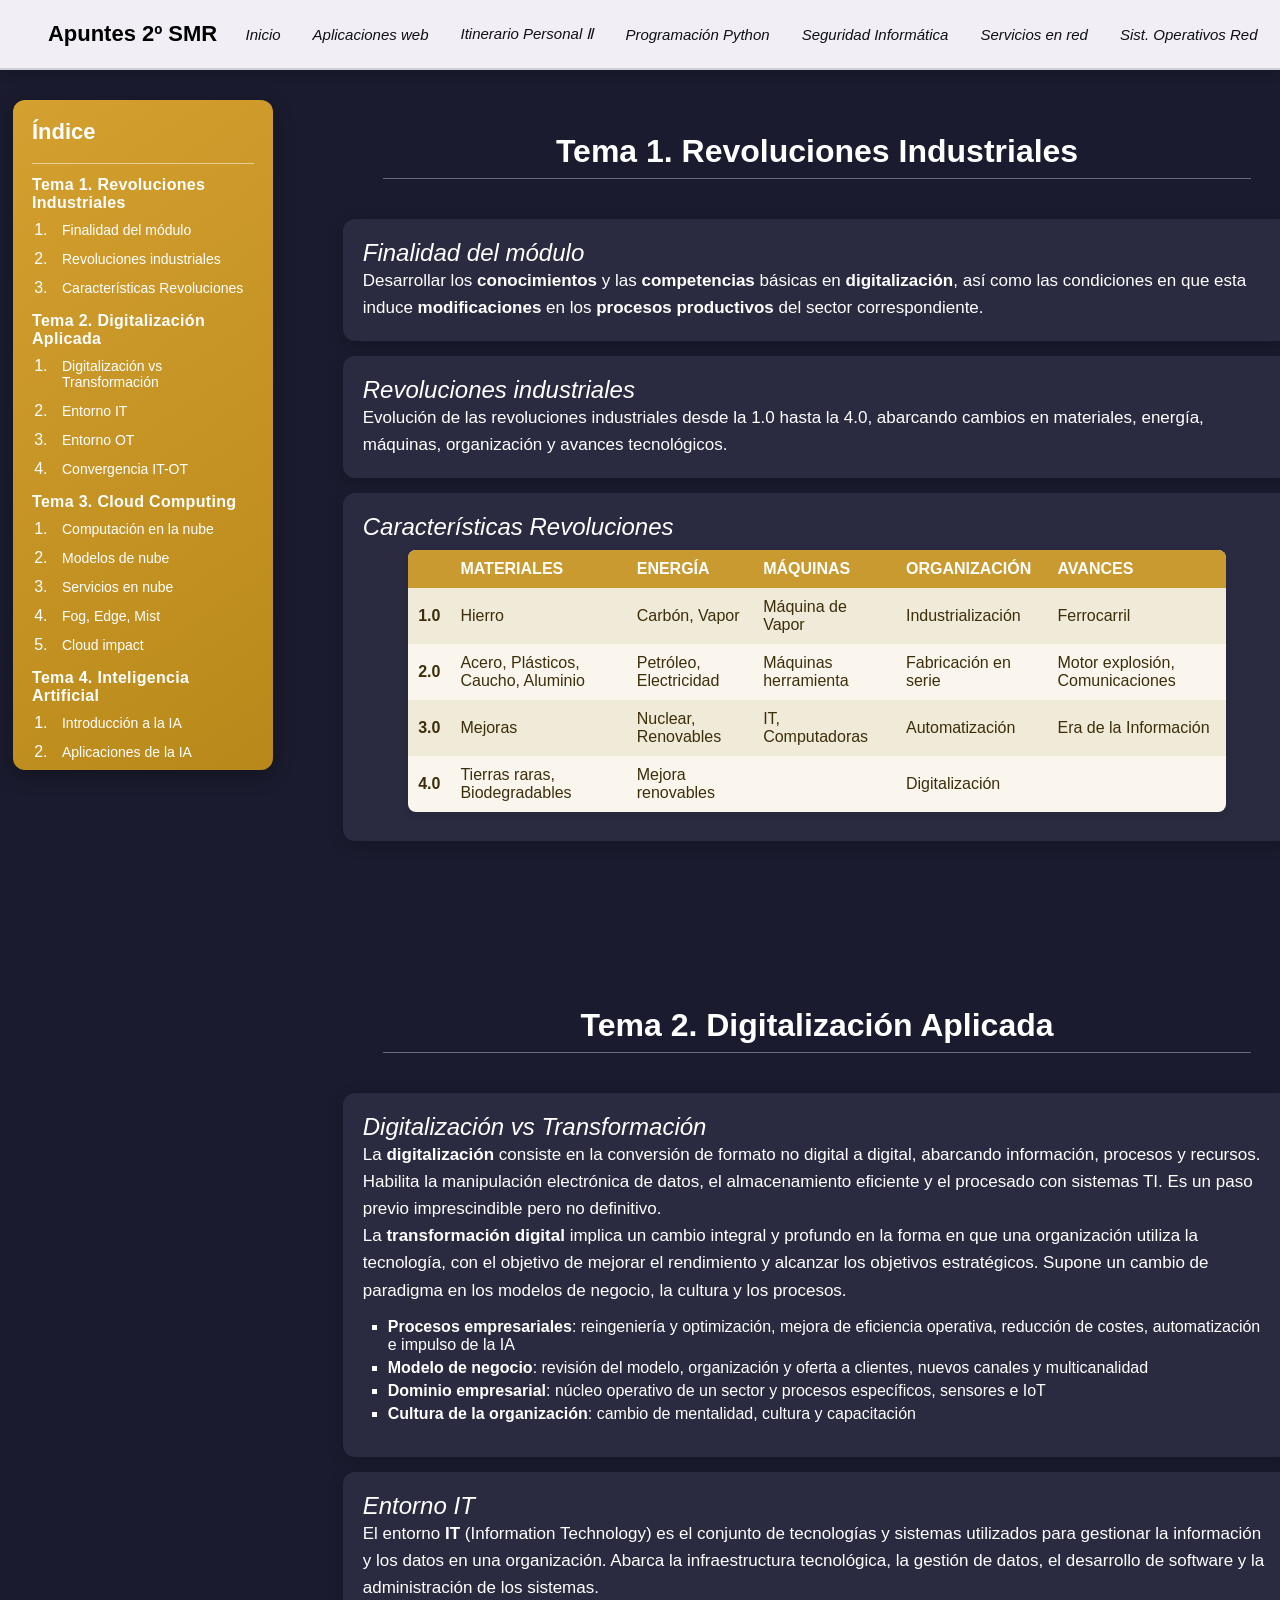
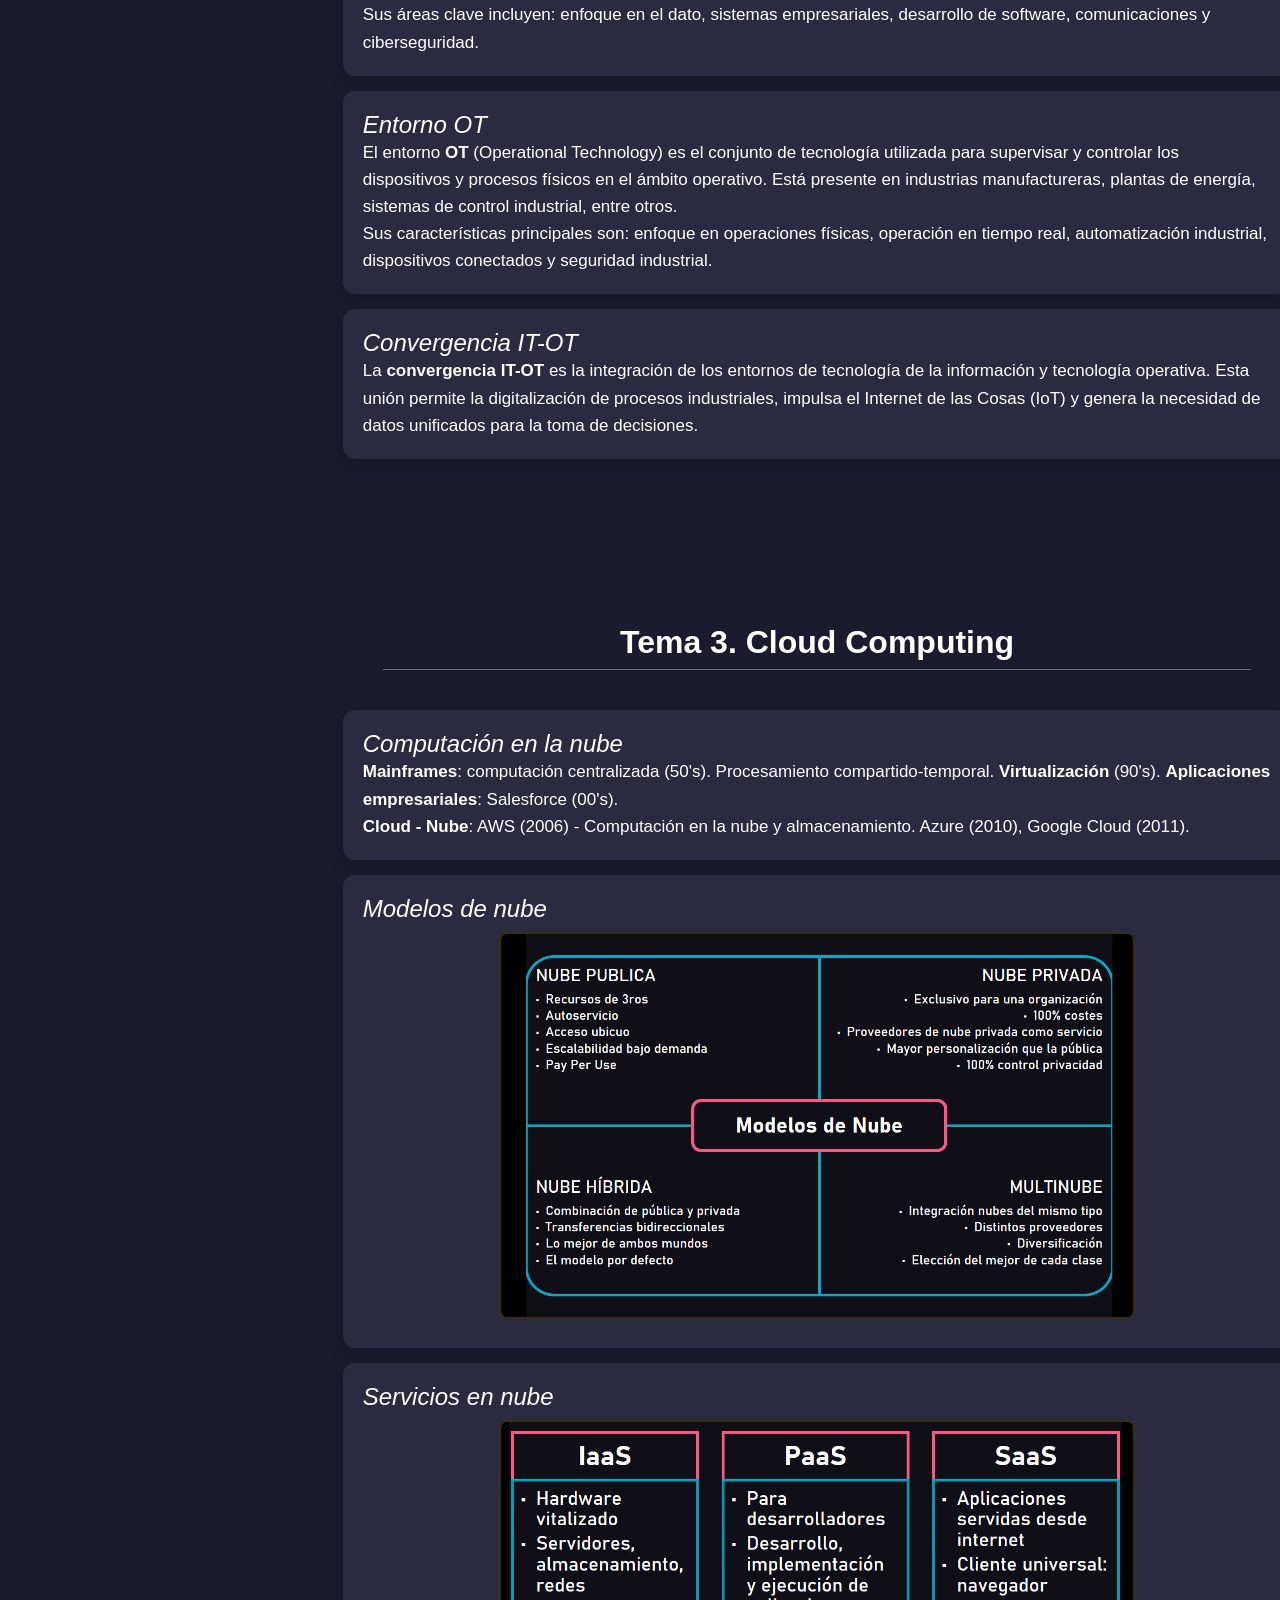
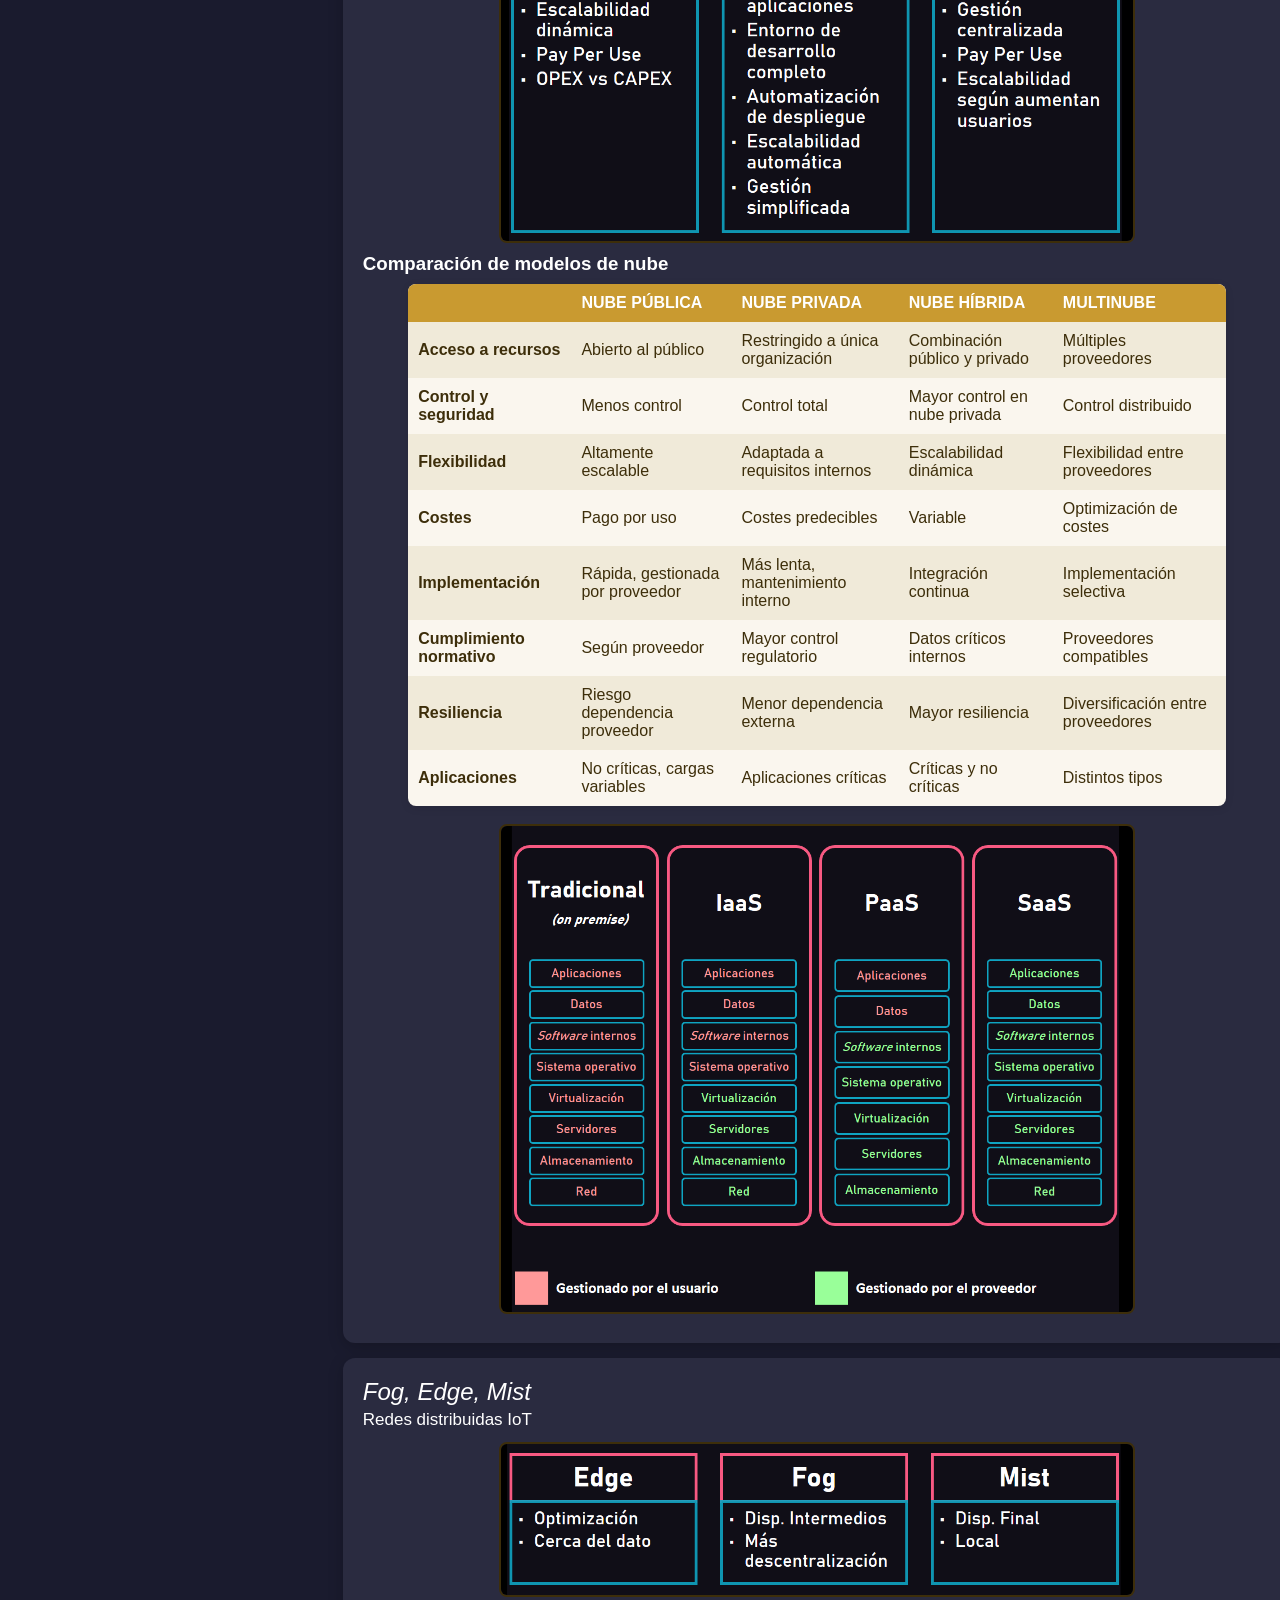
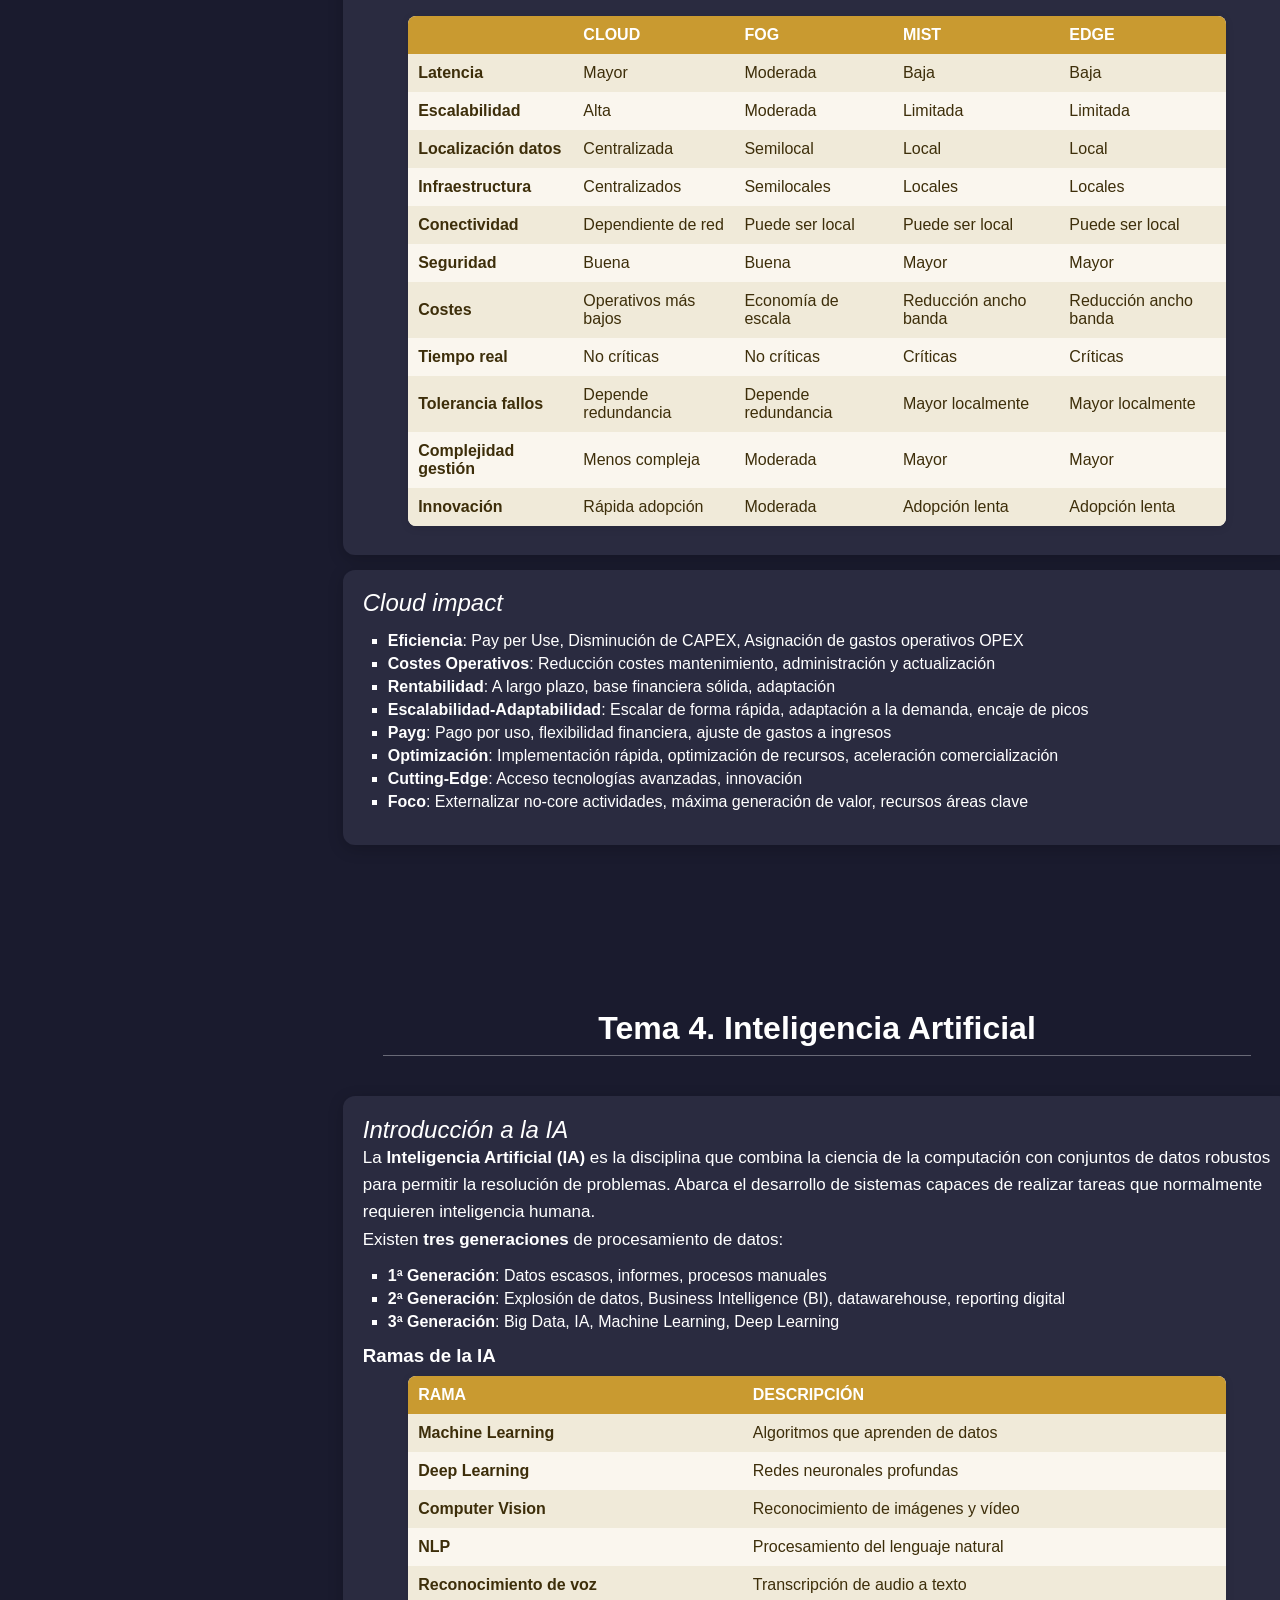
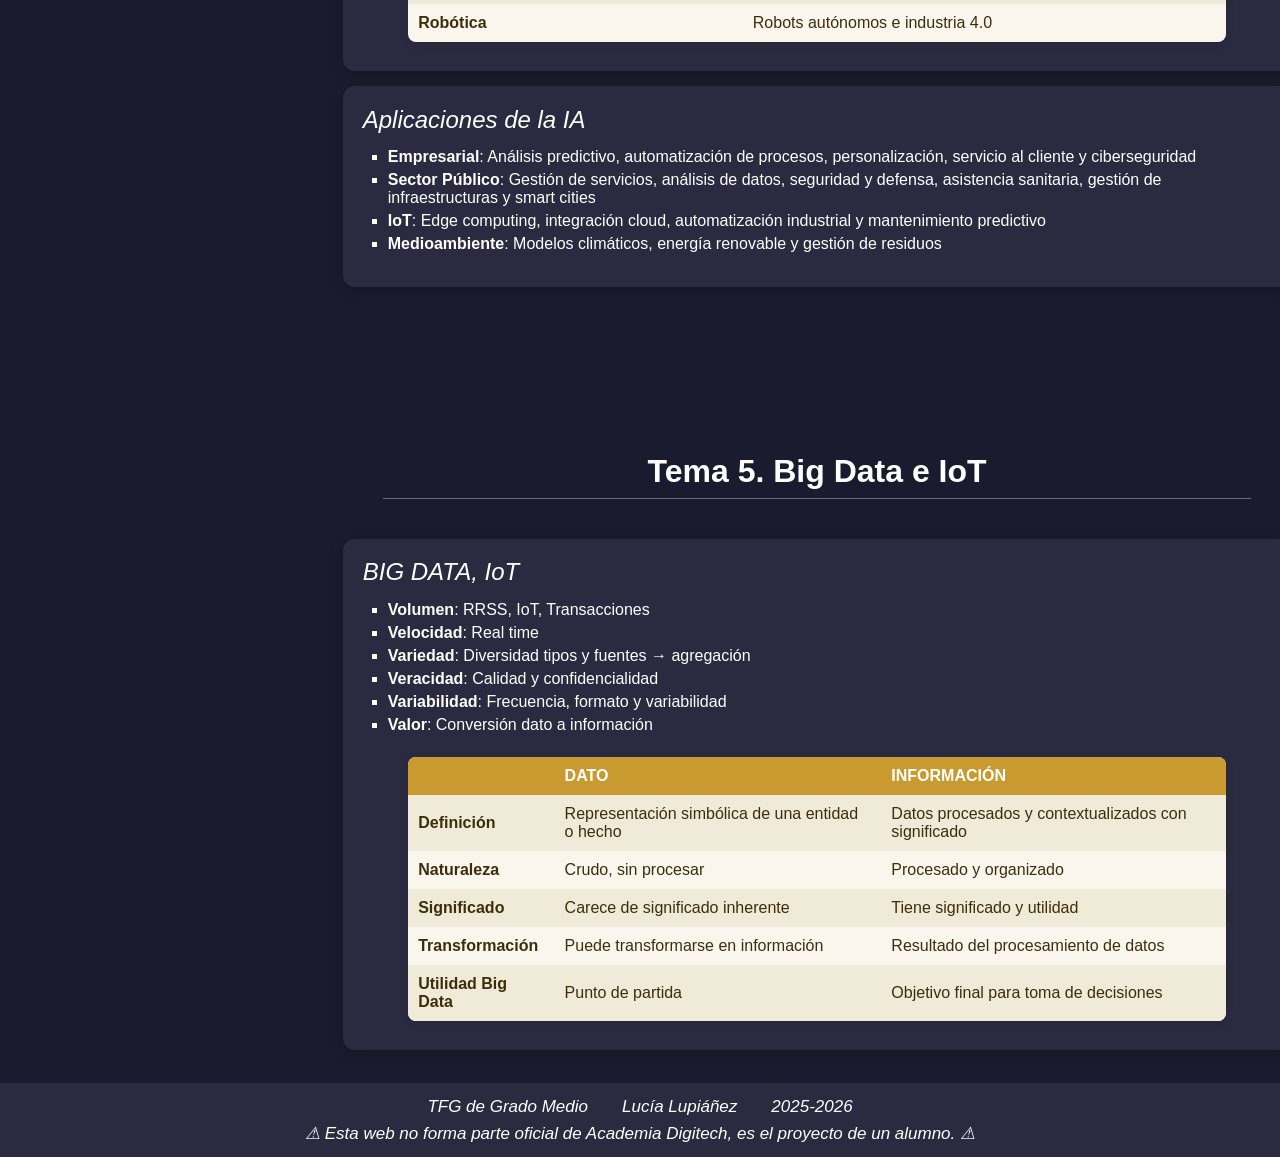
<file: dasp.html>
<!DOCTYPE html>
<html>
	<head>
		<meta name="viewport" content="width=device-width, initial-scale=1">
		<link rel="stylesheet" href="base.css">
		<link rel="stylesheet" href="dasp.css">
		<title>Digitalización Aplicada a los Sectores Productivos</title>
	</head>
	
	<body>
		<nav>
			<div id="logo">
				<div class="ico"><img src="./Imagenes/ico.png"></div>
				<div class="apunte">Apuntes 2º SMR</div>
			</div>
			
			<section id="hea">
				<ul>
					<!--INICIO-->
					<li>
						<article class="asignatura">
							<a href="index.html">Inicio</a>
						</article>
					</li>

					<!--APLICACIONES WEB-->
					<li> 
						<article class="asignatura">
							<a href="aw.html">Aplicaciones web</a>
							<ul>
								<li><a href="aw.html">HTML</a></li>
								<li><a href="aw.html">CSS</a></li>
							</ul>
						</article>
					</li>

					<!--ITINERARIO-->
					<li> 
						<article class="asignatura">
							<a href="ipell.html">Itinerario Personal Ⅱ</a>
							<ul>
								<li><a href="ipell.html">Unidad 1</a></li>
								<li><a href="ipell.html">Unidad 2</a></li>
								<li><a href="ipell.html">Unidad 3</a></li>
							</ul>
						</article>
					</li>

					<!--PYTHON-->
					<li>
						<article class="asignatura">
							<a href="pp.html">Programación Python</a>
							<ul>
								<li><a href="pp.html">Tema 1</a></li>
								<li><a href="pp.html">Tema 2</a></li>
								<li><a href="pp.html">Tema 3</a></li>
								<li><a href="pp.html">Tema 4</a></li>
								<li><a href="pp.html">Tema 5</a></li>
							</ul>
						</article>
					</li>

					<!--SEGURIDAD INFORMATICA-->
					<li>
						<article class="asignatura">
							<a href="si.html">Seguridad Informática</a>
							<ul>
								<li><a href="si.html">Tema 0</a></li>
								<li><a href="si.html">Tema 1</a></li>
								<li><a href="si.html">Tema 2</a></li>
								<li><a href="si.html">Tema 3</a></li>
								<li><a href="si.html">Tema 4</a></li>
								<li><a href="si.html">Tema 5</a></li>
							</ul>
						</article>
					</li>

					<!--SERVICIOS EN RED-->
					<li>
						<article class="asignatura">
							<a href="sr.html">Servicios en red</a>
							<ul>
								<li><a href="sr.html">Cisco</a></li>
								<li><a href="sr.html">Linux</a></li>
							</ul>
						</article>
					</li>
					
					<!--SISTEMAS OPERATIVOS EN RED-->
					<li>
						<article class="asignatura">
							<a href="sor.html">Sist. Operativos Red</a>
							<ul>
								<li><a href="sor.html">Tema 1</a></li>
								<li><a href="sor.html">Tema 2</a></li>
								<li><a href="sor.html">Tema 3</a></li>
								<li><a href="sor.html">Tema 4</a></li>
								<li><a href="sor.html">Tema 5</a></li>
								<li><a href="sor.html">Tema 6</a></li>
								<li><a href="sor.html">Tema 7</a></li>
							</ul>
						</article>
					</li>
				</ul>
			</section>
		</nav>

		<div id="indice">
			<h1>Índice</h1>
			<hr>
			<h2>Tema 1. Revoluciones Industriales</h2>
			<ol type="1">
				<li class="lista"><a href="#1">Finalidad del módulo</a></li>
				<li class="lista"><a href="#2">Revoluciones industriales</a></li>
				<li class="lista"><a href="#3">Características Revoluciones</a></li>
			</ol>
			<h2>Tema 2. Digitalización Aplicada</h2>
			<ol type="1">
				<li class="lista"><a href="#10">Digitalización vs Transformación</a></li>
				<li class="lista"><a href="#11">Entorno IT</a></li>
				<li class="lista"><a href="#12">Entorno OT</a></li>
				<li class="lista"><a href="#13">Convergencia IT-OT</a></li>
			</ol>
			<h2>Tema 3. Cloud Computing</h2>
			<ol type="1">
				<li class="lista"><a href="#4">Computación en la nube</a></li>
				<li class="lista"><a href="#5">Modelos de nube</a></li>
				<li class="lista"><a href="#6">Servicios en nube</a></li>
				<li class="lista"><a href="#7">Fog, Edge, Mist</a></li>
				<li class="lista"><a href="#8">Cloud impact</a></li>
			</ol>
			<h2>Tema 4. Inteligencia Artificial</h2>
			<ol type="1">
				<li class="lista"><a href="#14">Introducción a la IA</a></li>
				<li class="lista"><a href="#15">Aplicaciones de la IA</a></li>
			</ol>
			<h2>Tema 5. Big Data e IoT</h2>
			<ol type="1">
				<li class="lista"><a href="#9">BIG DATA, IoT</a></li>
			</ol>
		</div>

		<section class="contenido">
			<div class="section-title"><h1>Tema 1. Revoluciones Industriales</h1></div>

			<article class="articulo">
				<h2><a name="1"><span>Finalidad del módulo</span></a></h2>
				<p>Desarrollar los <strong>conocimientos</strong> y las <strong>competencias</strong> básicas en <strong>digitalización</strong>, así como las condiciones en que esta induce <strong>modificaciones</strong> en los <strong>procesos productivos</strong> del sector correspondiente.</p>
			</article>

			<article class="articulo">
				<h2><a name="2"><span>Revoluciones industriales</span></a></h2>
				<p>Evolución de las revoluciones industriales desde la 1.0 hasta la 4.0, abarcando cambios en materiales, energía, máquinas, organización y avances tecnológicos.</p>
			</article>

			<article class="articulo">
				<h2><a name="3"><span>Características Revoluciones</span></a></h2>
				<table>
					<tr>
						<th></th><th>MATERIALES</th><th>ENERGÍA</th><th>MÁQUINAS</th><th>ORGANIZACIÓN</th><th>AVANCES</th>
					</tr>
					<tr>
						<td><strong>1.0</strong></td>
						<td>Hierro</td>
						<td>Carbón, Vapor</td>
						<td>Máquina de Vapor</td>
						<td>Industrialización</td>
						<td>Ferrocarril</td>
					</tr>
					<tr>
						<td><strong>2.0</strong></td>
						<td>Acero, Plásticos, Caucho, Aluminio</td>
						<td>Petróleo, Electricidad</td>
						<td>Máquinas herramienta</td>
						<td>Fabricación en serie</td>
						<td>Motor explosión, Comunicaciones</td>
					</tr>
					<tr>
						<td><strong>3.0</strong></td>
						<td>Mejoras</td>
						<td>Nuclear, Renovables</td>
						<td>IT, Computadoras</td>
						<td>Automatización</td>
						<td>Era de la Información</td>
					</tr>
					<tr>
						<td><strong>4.0</strong></td>
						<td>Tierras raras, Biodegradables</td>
						<td>Mejora renovables</td>
						<td></td>
						<td>Digitalización</td>
						<td></td>
					</tr>
				</table>
			</article>
		</section>

		<section class="contenido">
			<div class="section-title"><h1>Tema 2. Digitalización Aplicada</h1></div>

			<article class="articulo">
				<h2><a name="10"><span>Digitalización vs Transformación</span></a></h2>
				<p>La <strong>digitalización</strong> consiste en la conversión de formato no digital a digital, abarcando información, procesos y recursos. Habilita la manipulación electrónica de datos, el almacenamiento eficiente y el procesado con sistemas TI. Es un paso previo imprescindible pero no definitivo.</p>
				<p>La <strong>transformación digital</strong> implica un cambio integral y profundo en la forma en que una organización utiliza la tecnología, con el objetivo de mejorar el rendimiento y alcanzar los objetivos estratégicos. Supone un cambio de paradigma en los modelos de negocio, la cultura y los procesos.</p>
				<ul>
					<li><strong>Procesos empresariales</strong>: reingeniería y optimización, mejora de eficiencia operativa, reducción de costes, automatización e impulso de la IA</li>
					<li><strong>Modelo de negocio</strong>: revisión del modelo, organización y oferta a clientes, nuevos canales y multicanalidad</li>
					<li><strong>Dominio empresarial</strong>: núcleo operativo de un sector y procesos específicos, sensores e IoT</li>
					<li><strong>Cultura de la organización</strong>: cambio de mentalidad, cultura y capacitación</li>
				</ul>
			</article>

			<article class="articulo">
				<h2><a name="11"><span>Entorno IT</span></a></h2>
				<p>El entorno <strong>IT</strong> (Information Technology) es el conjunto de tecnologías y sistemas utilizados para gestionar la información y los datos en una organización. Abarca la infraestructura tecnológica, la gestión de datos, el desarrollo de software y la administración de los sistemas.</p>
				<p>Sus áreas clave incluyen: enfoque en el dato, sistemas empresariales, desarrollo de software, comunicaciones y ciberseguridad.</p>
			</article>

			<article class="articulo">
				<h2><a name="12"><span>Entorno OT</span></a></h2>
				<p>El entorno <strong>OT</strong> (Operational Technology) es el conjunto de tecnología utilizada para supervisar y controlar los dispositivos y procesos físicos en el ámbito operativo. Está presente en industrias manufactureras, plantas de energía, sistemas de control industrial, entre otros.</p>
				<p>Sus características principales son: enfoque en operaciones físicas, operación en tiempo real, automatización industrial, dispositivos conectados y seguridad industrial.</p>
			</article>

			<article class="articulo">
				<h2><a name="13"><span>Convergencia IT-OT</span></a></h2>
				<p>La <strong>convergencia IT-OT</strong> es la integración de los entornos de tecnología de la información y tecnología operativa. Esta unión permite la digitalización de procesos industriales, impulsa el Internet de las Cosas (IoT) y genera la necesidad de datos unificados para la toma de decisiones.</p>
			</article>
		</section>

		<section class="contenido">
			<div class="section-title"><h1>Tema 3. Cloud Computing</h1></div>

			<article class="articulo">
				<h2><a name="4"><span>Computación en la nube</span></a></h2>
				<p><strong>Mainframes</strong>: computación centralizada (50's). Procesamiento compartido-temporal. <strong>Virtualización</strong> (90's). <strong>Aplicaciones empresariales</strong>: Salesforce (00's).</p>
				<p><strong>Cloud - Nube</strong>: AWS (2006) - Computación en la nube y almacenamiento. Azure (2010), Google Cloud (2011).</p>
			</article>

			<article class="articulo">
				<h2><a name="5"><span>Modelos de nube</span></a></h2>
				<img src="Imagenes/Pasted image 20260109092831.png" alt="Modelos de nube">
			</article>

			<article class="articulo">
				<h2><a name="6"><span>Servicios en nube</span></a></h2>
				<img src="Imagenes/Pasted image 20260109100501.png" alt="Servicios en nube">
				<h3>Comparación de modelos de nube</h3>
				<table>
					<tr>
						<th></th>
						<th>NUBE PÚBLICA</th>
						<th>NUBE PRIVADA</th>
						<th>NUBE HÍBRIDA</th>
						<th>MULTINUBE</th>
					</tr>
					<tr>
						<td><strong>Acceso a recursos</strong></td>
						<td>Abierto al público</td>
						<td>Restringido a única organización</td>
						<td>Combinación público y privado</td>
						<td>Múltiples proveedores</td>
					</tr>
					<tr>
						<td><strong>Control y seguridad</strong></td>
						<td>Menos control</td>
						<td>Control total</td>
						<td>Mayor control en nube privada</td>
						<td>Control distribuido</td>
					</tr>
					<tr>
						<td><strong>Flexibilidad</strong></td>
						<td>Altamente escalable</td>
						<td>Adaptada a requisitos internos</td>
						<td>Escalabilidad dinámica</td>
						<td>Flexibilidad entre proveedores</td>
					</tr>
					<tr>
						<td><strong>Costes</strong></td>
						<td>Pago por uso</td>
						<td>Costes predecibles</td>
						<td>Variable</td>
						<td>Optimización de costes</td>
					</tr>
					<tr>
						<td><strong>Implementación</strong></td>
						<td>Rápida, gestionada por proveedor</td>
						<td>Más lenta, mantenimiento interno</td>
						<td>Integración continua</td>
						<td>Implementación selectiva</td>
					</tr>
					<tr>
						<td><strong>Cumplimiento normativo</strong></td>
						<td>Según proveedor</td>
						<td>Mayor control regulatorio</td>
						<td>Datos críticos internos</td>
						<td>Proveedores compatibles</td>
					</tr>
					<tr>
						<td><strong>Resiliencia</strong></td>
						<td>Riesgo dependencia proveedor</td>
						<td>Menor dependencia externa</td>
						<td>Mayor resiliencia</td>
						<td>Diversificación entre proveedores</td>
					</tr>
					<tr>
						<td><strong>Aplicaciones</strong></td>
						<td>No críticas, cargas variables</td>
						<td>Aplicaciones críticas</td>
						<td>Críticas y no críticas</td>
						<td>Distintos tipos</td>
					</tr>
				</table>
				<img src="Imagenes/Pasted image 20260109102747.png" alt="Comparación modelos de nube">
			</article>

			<article class="articulo">
				<h2><a name="7"><span>Fog, Edge, Mist</span></a></h2>
				<p>Redes distribuidas IoT</p>
				<img src="Imagenes/Pasted image 20260109103347.png" alt="Redes distribuidas IoT">
				<table>
					<tr>
						<th></th>
						<th>CLOUD</th>
						<th>FOG</th>
						<th>MIST</th>
						<th>EDGE</th>
					</tr>
					
					<tr>
						<td><strong>Latencia</strong></td>
						<td>Mayor</td>
						<td>Moderada</td><td>Baja</td><td>Baja</td>
					</tr>
					<tr>
						<td><strong>Escalabilidad</strong></td>
						<td>Alta</td>
						<td>Moderada</td>
						<td>Limitada</td>
						<td>Limitada</td>
					</tr>
					<tr>
						<td><strong>Localización datos</strong></td>
						<td>Centralizada</td>
						<td>Semilocal</td>
						<td>Local</td>
						<td>Local</td>
					</tr>
					<tr>
						<td><strong>Infraestructura</strong></td>
						<td>Centralizados</td>
						<td>Semilocales</td>
						<td>Locales</td>
						<td>Locales</td>
					</tr>
					<tr>
						<td><strong>Conectividad</strong></td>
						<td>Dependiente de red</td>
						<td>Puede ser local</td>
						<td>Puede ser local</td>
						<td>Puede ser local</td>
					</tr>
					<tr>
						<td><strong>Seguridad</strong></td>
						<td>Buena</td>
						<td>Buena</td>
						<td>Mayor</td>
						<td>Mayor</td>
					</tr>
					<tr><td><strong>Costes</strong></td>
						<td>Operativos más bajos</td>
						<td>Economía de escala</td>
						<td>Reducción ancho banda</td>
						<td>Reducción ancho banda</td>
					</tr>
					<tr><td><strong>Tiempo real</strong></td>
						<td>No críticas</td>
						<td>No críticas</td>
						<td>Críticas</td>
						<td>Críticas</td>
					</tr>
					<tr><td><strong>Tolerancia fallos</strong></td>
						<td>Depende redundancia</td>
						<td>Depende redundancia</td>
						<td>Mayor localmente</td>
						<td>Mayor localmente</td>
					</tr>
					<tr><td><strong>Complejidad gestión</strong></td>
						<td>Menos compleja</td>
						<td>Moderada</td>
						<td>Mayor</td>
						<td>Mayor</td>
					</tr>
					<tr><td><strong>Innovación</strong></td>
						<td>Rápida adopción</td>
						<td>Moderada</td><td>Adopción lenta</td>
						<td>Adopción lenta</td>
					</tr>
				</table>
			</article>

			<article class="articulo">
				<h2><a name="8"><span>Cloud impact</span></a></h2>
				<ul>
					<li><strong>Eficiencia</strong>: Pay per Use, Disminución de CAPEX, Asignación de gastos operativos OPEX</li>
					<li><strong>Costes Operativos</strong>: Reducción costes mantenimiento, administración y actualización</li>
					<li><strong>Rentabilidad</strong>: A largo plazo, base financiera sólida, adaptación</li>
					<li><strong>Escalabilidad-Adaptabilidad</strong>: Escalar de forma rápida, adaptación a la demanda, encaje de picos</li>
					<li><strong>Payg</strong>: Pago por uso, flexibilidad financiera, ajuste de gastos a ingresos</li>
					<li><strong>Optimización</strong>: Implementación rápida, optimización de recursos, aceleración comercialización</li>
					<li><strong>Cutting-Edge</strong>: Acceso tecnologías avanzadas, innovación</li>
					<li><strong>Foco</strong>: Externalizar no-core actividades, máxima generación de valor, recursos áreas clave</li>
				</ul>
			</article>
		</section>

		<section class="contenido">
			<div class="section-title"><h1>Tema 4. Inteligencia Artificial</h1></div>

			<article class="articulo">
				<h2><a name="14"><span>Introducción a la IA</span></a></h2>
				<p>La <strong>Inteligencia Artificial (IA)</strong> es la disciplina que combina la ciencia de la computación con conjuntos de datos robustos para permitir la resolución de problemas. Abarca el desarrollo de sistemas capaces de realizar tareas que normalmente requieren inteligencia humana.</p>
				<p>Existen <strong>tres generaciones</strong> de procesamiento de datos:</p>
				<ul>
					<li><strong>1ª Generación</strong>: Datos escasos, informes, procesos manuales</li>
					<li><strong>2ª Generación</strong>: Explosión de datos, Business Intelligence (BI), datawarehouse, reporting digital</li>
					<li><strong>3ª Generación</strong>: Big Data, IA, Machine Learning, Deep Learning</li>
				</ul>
				<h3>Ramas de la IA</h3>
				<table>
					<tr>
						<th>RAMA</th>
						<th>DESCRIPCIÓN</th>
					</tr>
					<tr>
						<td><strong>Machine Learning</strong></td>
						<td>Algoritmos que aprenden de datos</td>
					</tr>
					<tr>
						<td><strong>Deep Learning</strong></td>
						<td>Redes neuronales profundas</td>
					</tr>
					<tr>
						<td><strong>Computer Vision</strong></td>
						<td>Reconocimiento de imágenes y vídeo</td>
					</tr>
					<tr>
						<td><strong>NLP</strong></td>
						<td>Procesamiento del lenguaje natural</td>
					</tr>
					<tr>
						<td><strong>Reconocimiento de voz</strong></td>
						<td>Transcripción de audio a texto</td>
					</tr>
					<tr>
						<td><strong>Robótica</strong></td>
						<td>Robots autónomos e industria 4.0</td>
					</tr>
				</table>
			</article>

			<article class="articulo">
				<h2><a name="15"><span>Aplicaciones de la IA</span></a></h2>
				<ul>
					<li><strong>Empresarial</strong>: Análisis predictivo, automatización de procesos, personalización, servicio al cliente y ciberseguridad</li>
					<li><strong>Sector Público</strong>: Gestión de servicios, análisis de datos, seguridad y defensa, asistencia sanitaria, gestión de infraestructuras y smart cities</li>
					<li><strong>IoT</strong>: Edge computing, integración cloud, automatización industrial y mantenimiento predictivo</li>
					<li><strong>Medioambiente</strong>: Modelos climáticos, energía renovable y gestión de residuos</li>
				</ul>
			</article>
		</section>

		<section class="contenido">
			<div class="section-title"><h1>Tema 5. Big Data e IoT</h1></div>

			<article class="articulo">
				<h2><a name="9"><span>BIG DATA, IoT</span></a></h2>
				<ul>
					<li><strong>Volumen</strong>: RRSS, IoT, Transacciones</li>
					<li><strong>Velocidad</strong>: Real time</li>
					<li><strong>Variedad</strong>: Diversidad tipos y fuentes → agregación</li>
					<li><strong>Veracidad</strong>: Calidad y confidencialidad</li>
					<li><strong>Variabilidad</strong>: Frecuencia, formato y variabilidad</li>
					<li><strong>Valor</strong>: Conversión dato a información</li>
				</ul>
				<table>
					<tr>
						<th></th>
						<th>DATO</th>
						<th>INFORMACIÓN</th>
					</tr>
					<tr>
						<td><strong>Definición</strong></td>
						<td>Representación simbólica de una entidad o hecho</td>
						<td>Datos procesados y contextualizados con significado</td>
					</tr>
					<tr>
						<td><strong>Naturaleza</strong></td>
						<td>Crudo, sin procesar</td>
						<td>Procesado y organizado</td>
					</tr>
					<tr>
						<td><strong>Significado</strong></td>
						<td>Carece de significado inherente</td>
						<td>Tiene significado y utilidad</td>
					</tr>
					<tr>
						<td><strong>Transformación</strong></td>
						<td>Puede transformarse en información</td>
						<td>Resultado del procesamiento de datos</td>
					</tr>
					<tr>
						<td><strong>Utilidad Big Data</strong></td>
						<td>Punto de partida</td>
						<td>Objetivo final para toma de decisiones</td>
					</tr>
				</table>
			</article>
		</section>

		<footer>
			<p>TFG de Grado Medio&emsp;&emsp;Lucía Lupiáñez&emsp;&emsp;2025-2026</p>
			<p>⚠ Esta web no forma parte oficial de Academia Digitech, es el proyecto de un alumno. ⚠</p>
		</footer>
	</body>
</html>
</file>
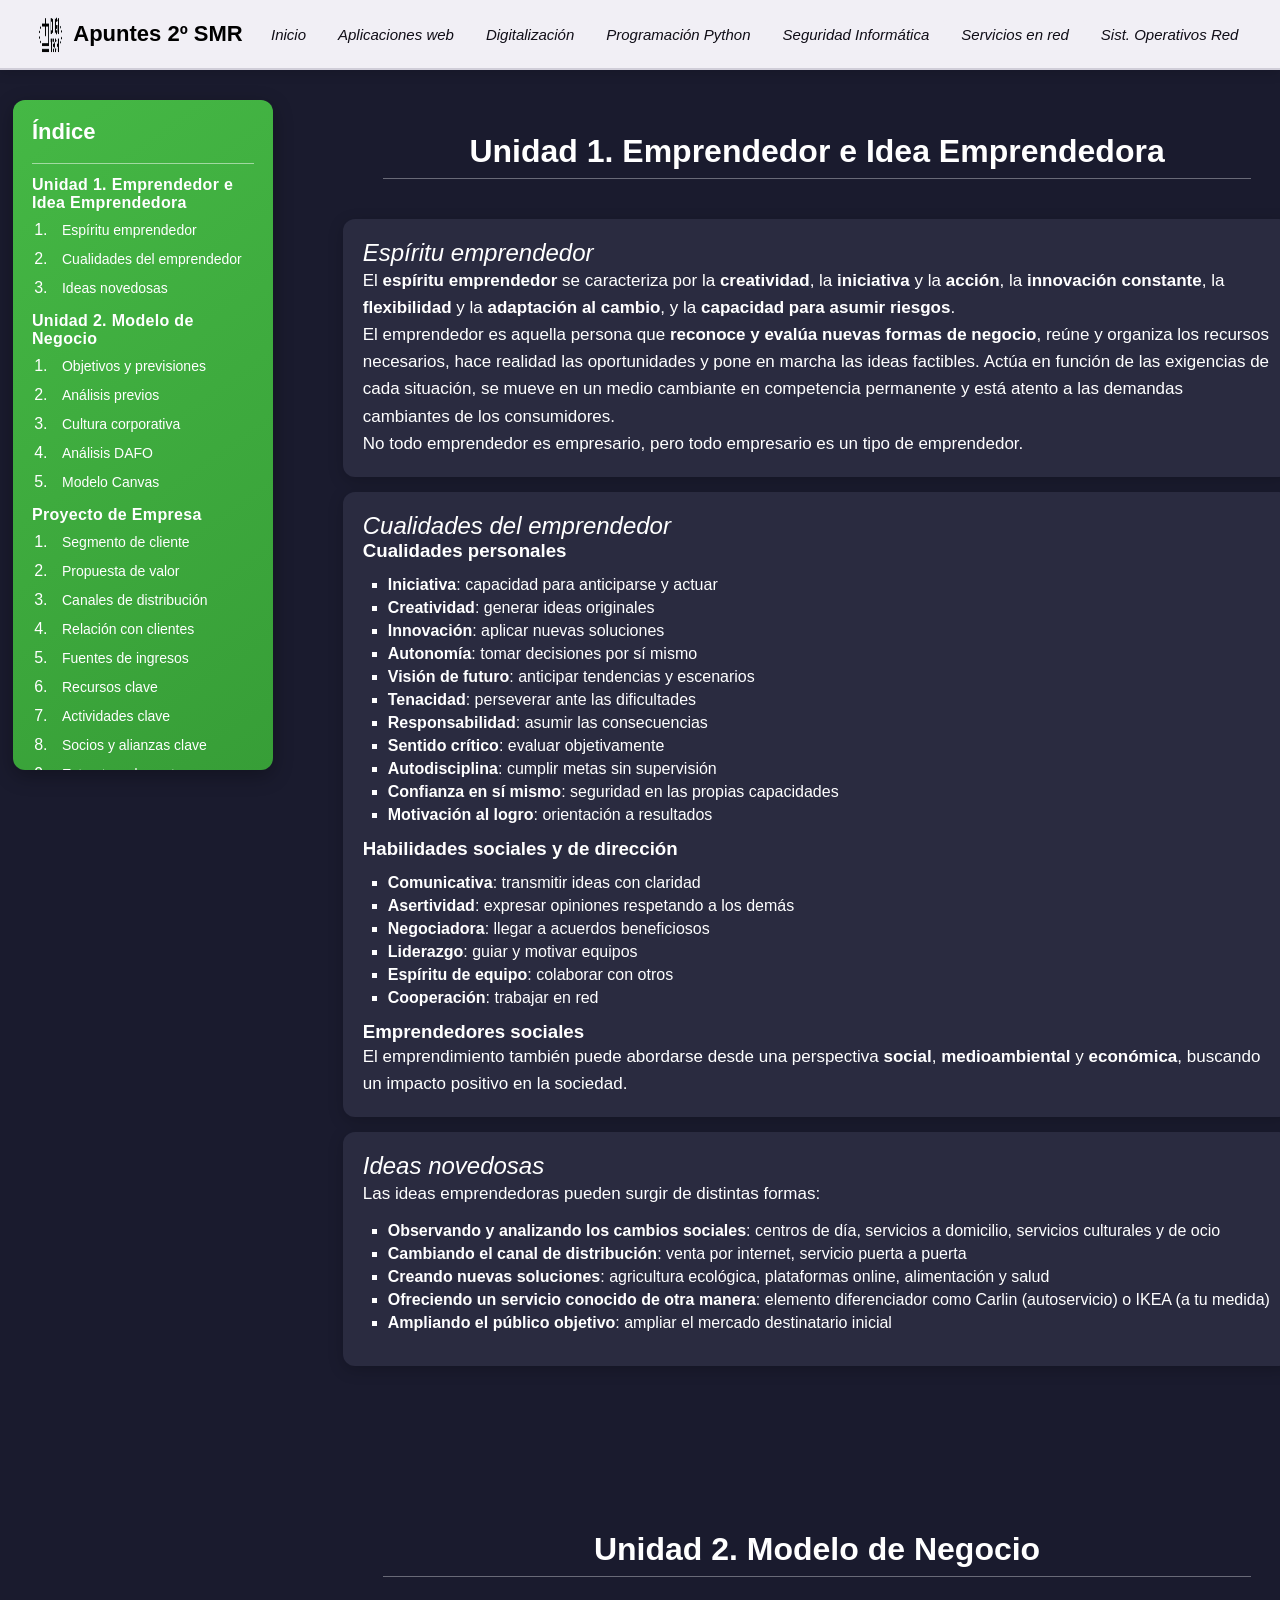
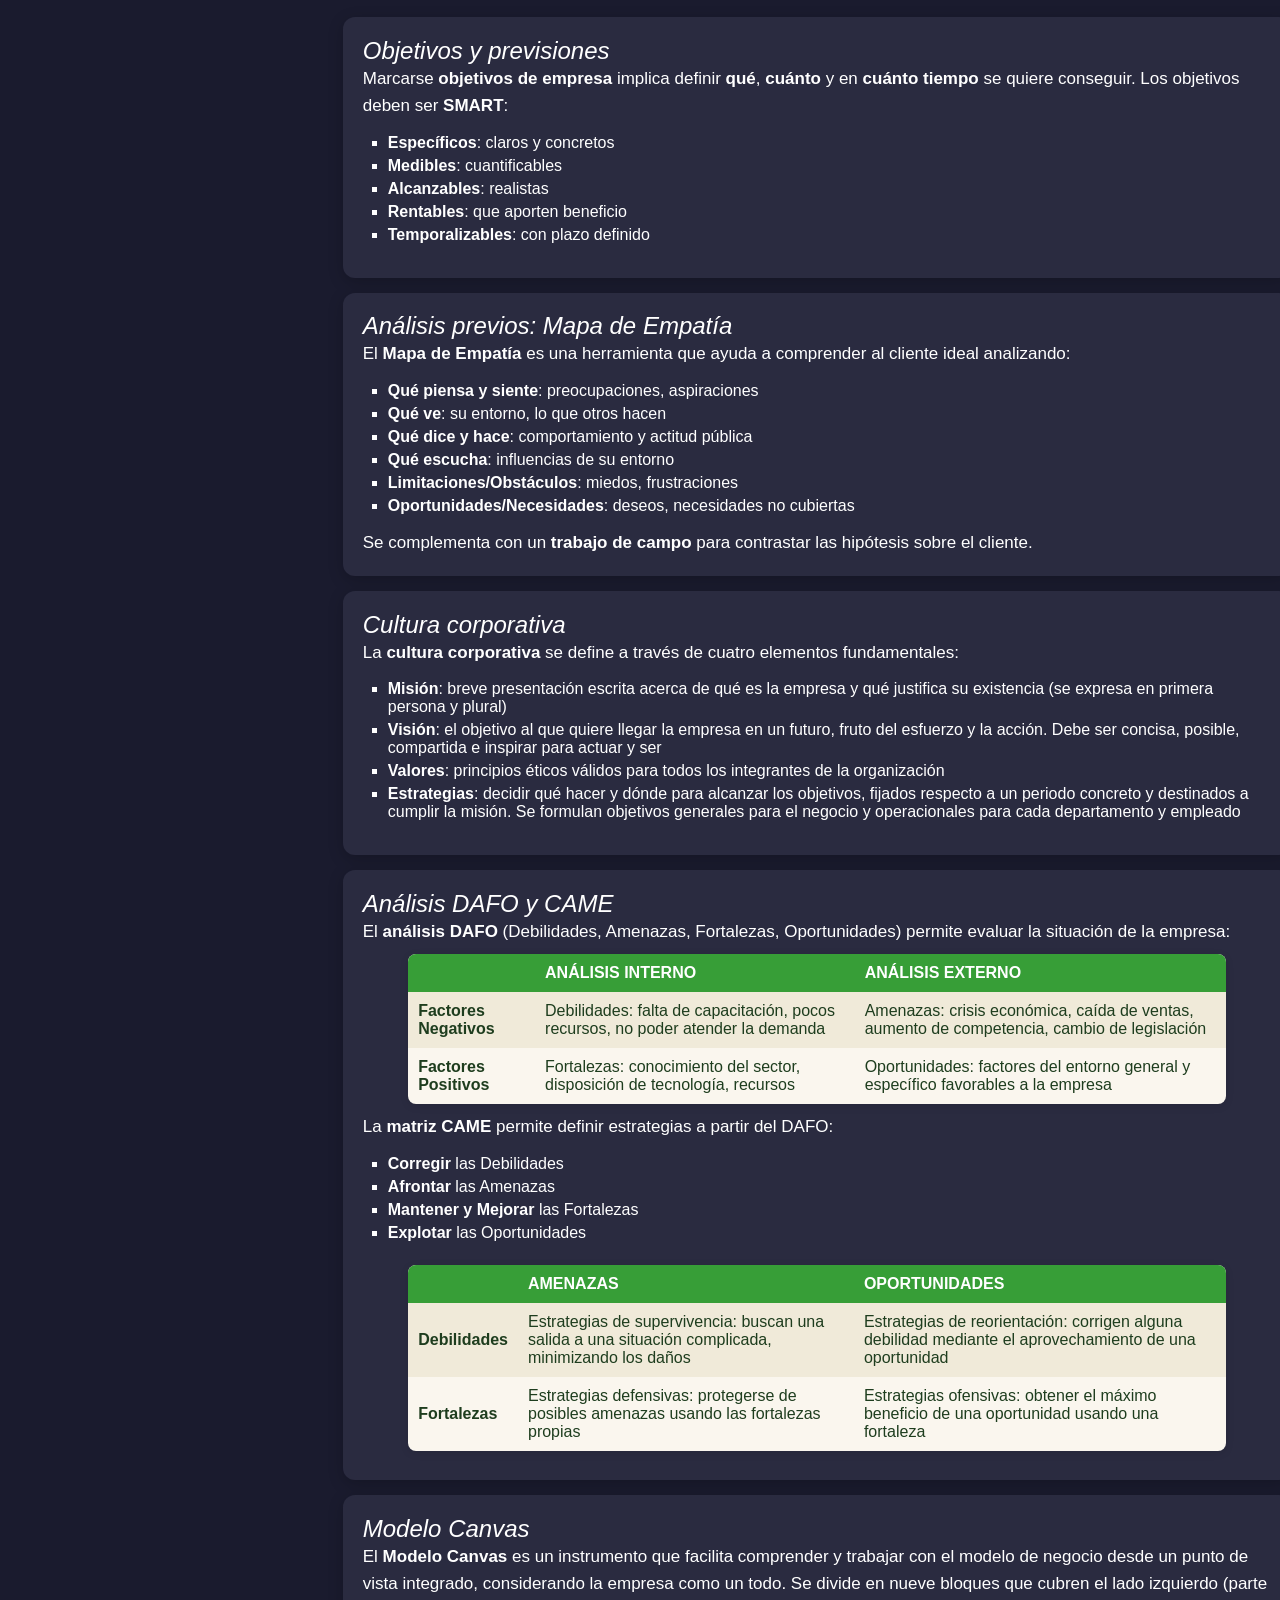
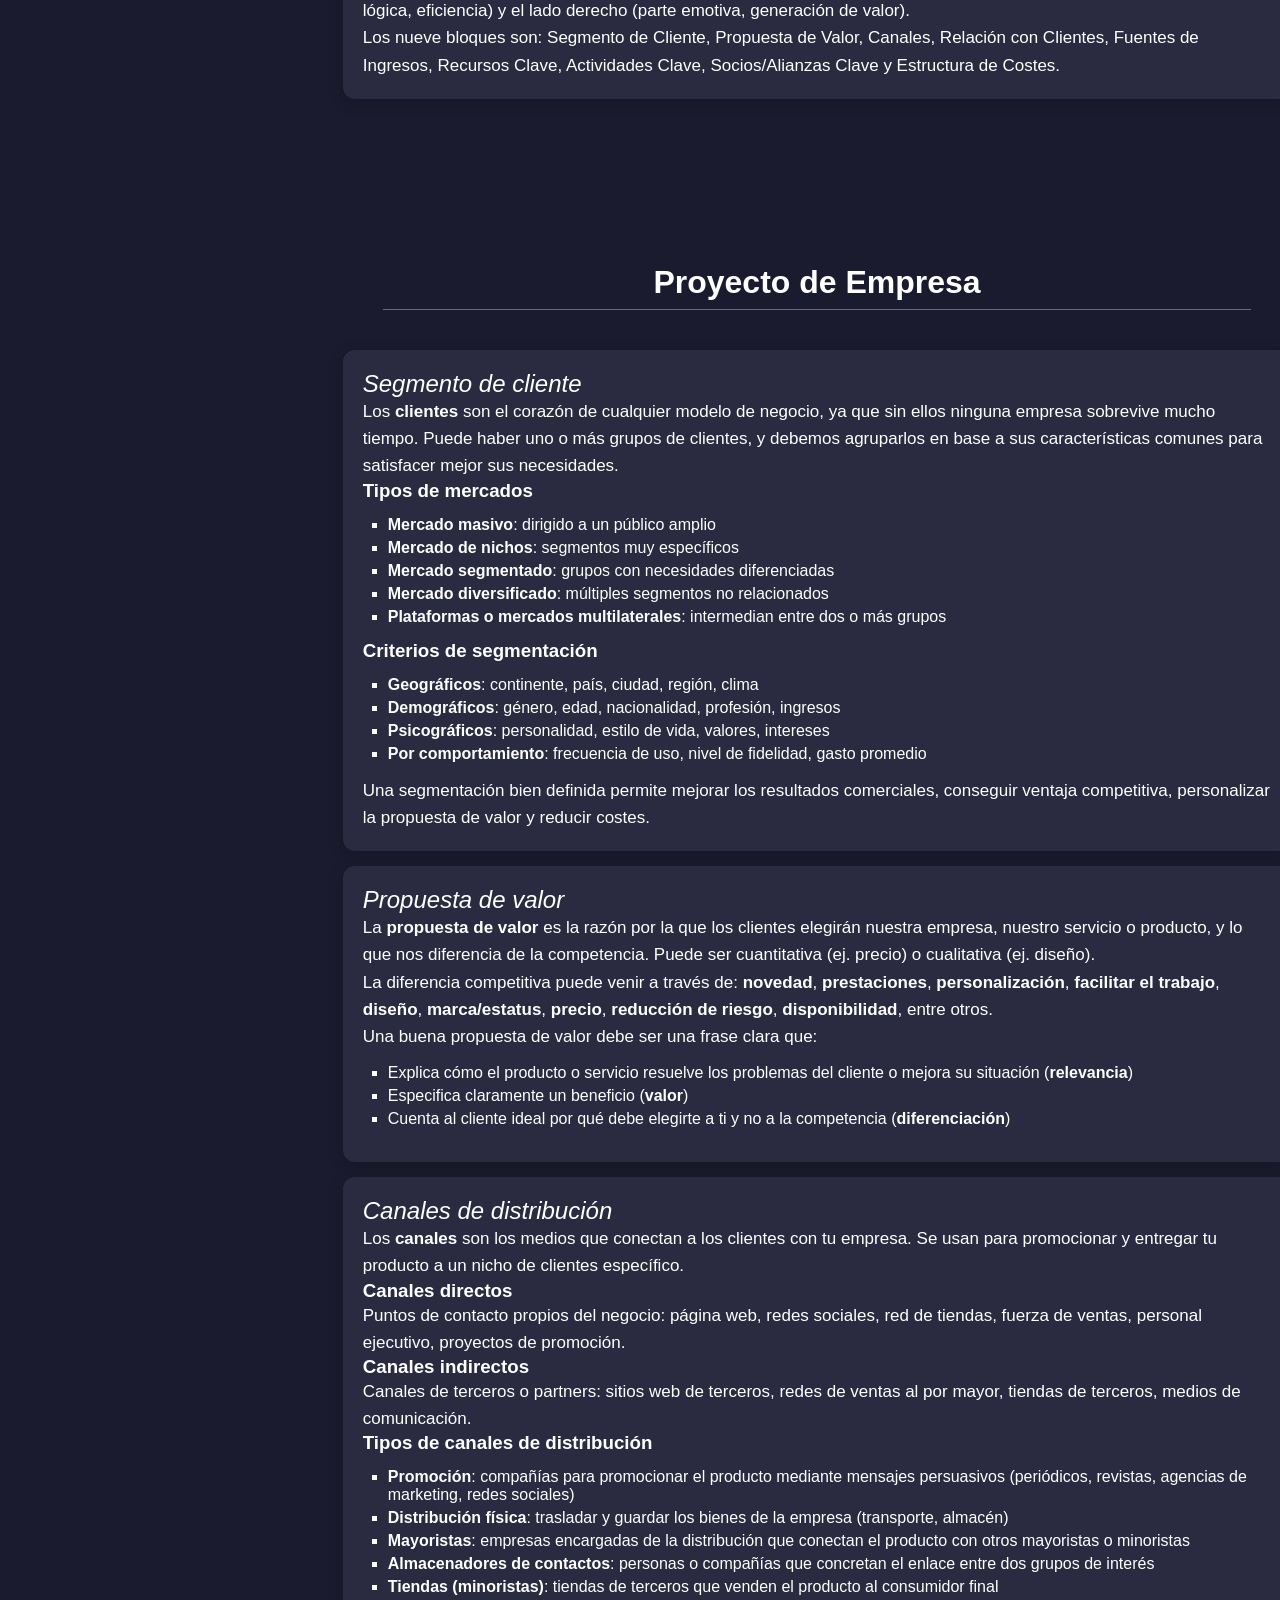
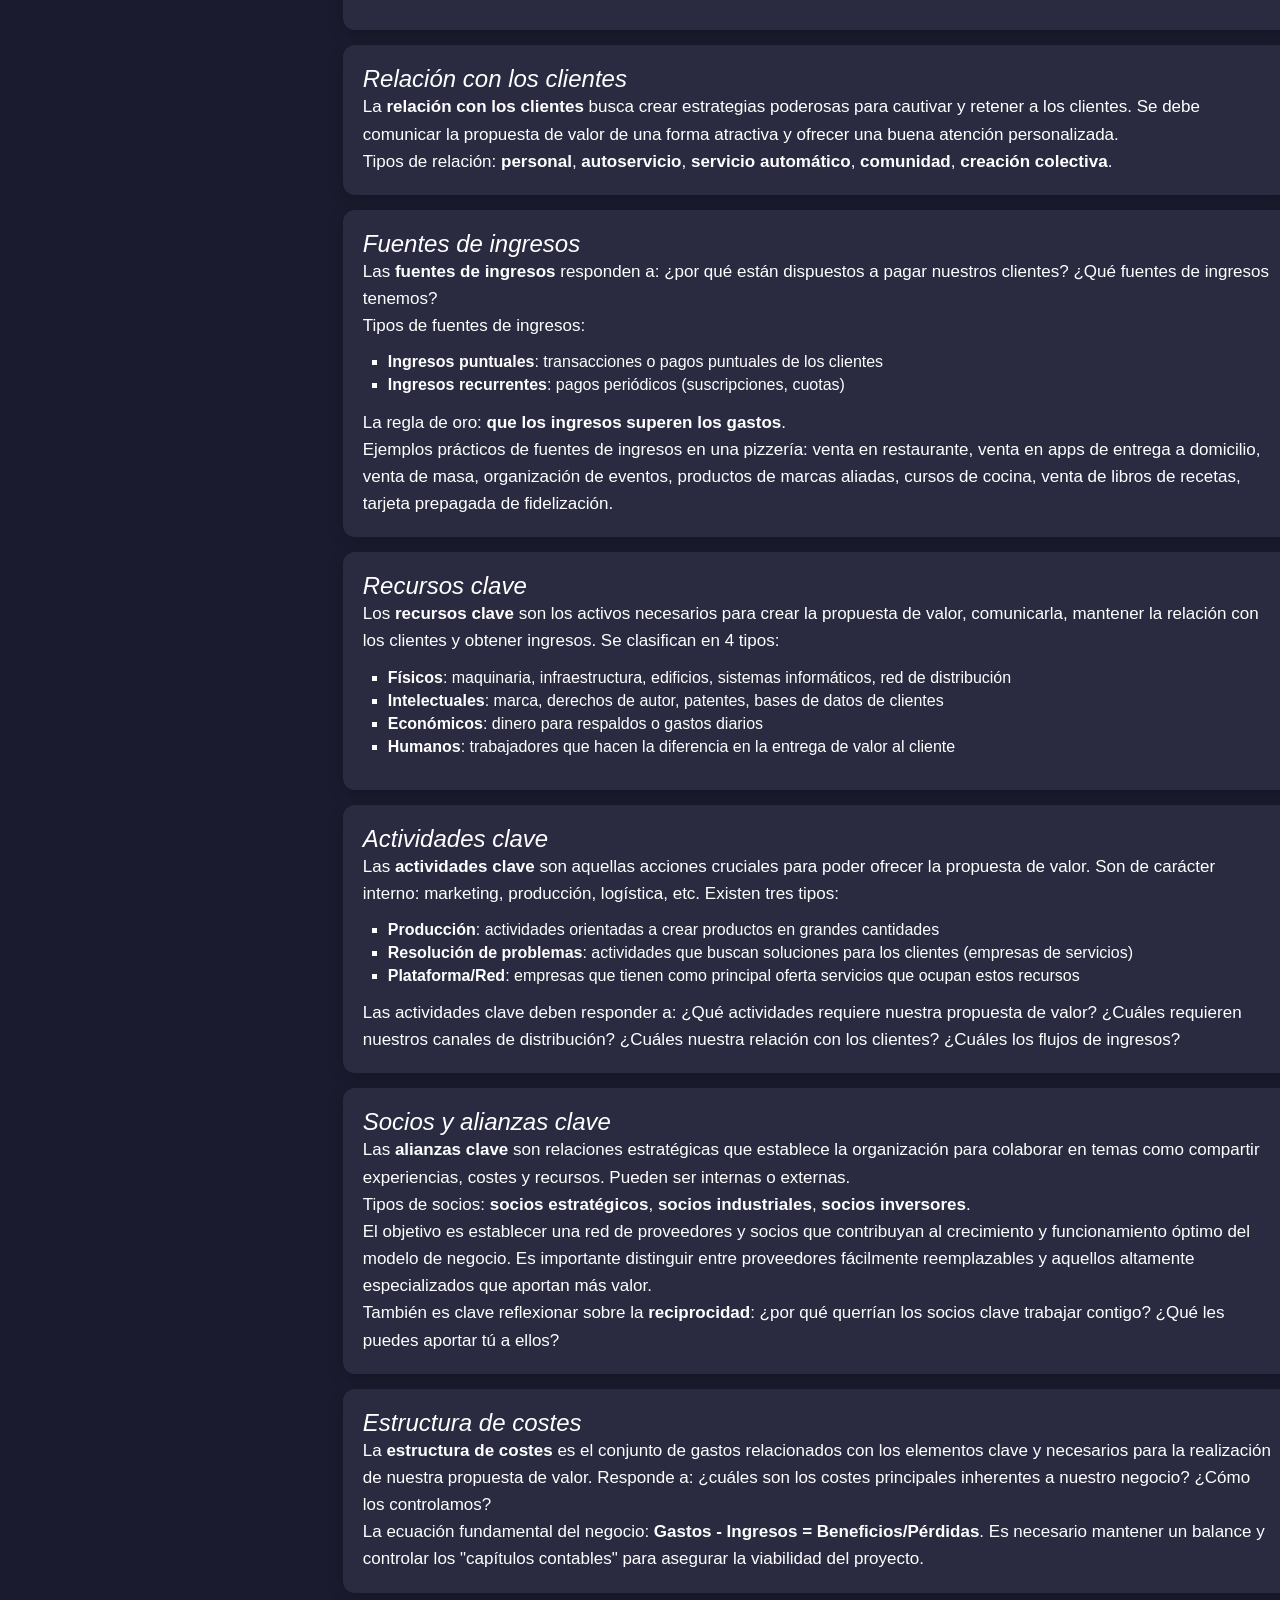
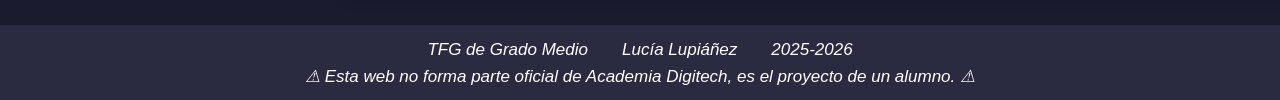
<file: ipell.html>
<!DOCTYPE html>
<html>
	<head>
		<meta name="viewport" content="width=device-width, initial-scale=1">
		<link rel="stylesheet" href="base.css">
		<link rel="stylesheet" href="ipell.css">
		<title>Itinerario Personal para la Empleabilidad II</title>
	</head>
	
	<body>
		<nav>
			<div id="logo">
				<div class="ico"><img src="./Imagenes/ico.png"></div>
				<div class="apunte">Apuntes 2º SMR</div>
			</div>
			
			<section id="hea">
				<ul>
					<!--INICIO-->
					<li>
						<article class="asignatura">
							<a href="index.html">Inicio</a>
						</article>
					</li>

					<!--APLICACIONES WEB-->
					<li> 
						<article class="asignatura">
							<a href="aw.html">Aplicaciones web</a>
							<ul>
								<li><a href="aw.html">HTML</a></li>
								<li><a href="aw.html">CSS</a></li>
							</ul>
						</article>
					</li>

					<!--DIGITALIZACIÓN-->
					<li> 
						<article class="asignatura">
							<a href="dasp.html">Digitalización</a>
							<ul>
								<li><a href="dasp.html">Tema 1</a></li>
								<li><a href="dasp.html">Tema 2</a></li>
								<li><a href="dasp.html">Tema 3</a></li>
								<li><a href="dasp.html">Tema 4</a></li>
								<li><a href="dasp.html">Tema 5</a></li>
							</ul>
						</article>
					</li>

					<!--PYTHON-->
					<li>
						<article class="asignatura">
							<a href="pp.html">Programación Python</a>
							<ul>
								<li><a href="pp.html">Tema 1</a></li>
								<li><a href="pp.html">Tema 2</a></li>
								<li><a href="pp.html">Tema 3</a></li>
								<li><a href="pp.html">Tema 4</a></li>
								<li><a href="pp.html">Tema 5</a></li>
							</ul>
						</article>
					</li>

					<!--SEGURIDAD INFORMATICA-->
					<li>
						<article class="asignatura">
							<a href="si.html">Seguridad Informática</a>
							<ul>
								<li><a href="si.html">Tema 0</a></li>
								<li><a href="si.html">Tema 1</a></li>
								<li><a href="si.html">Tema 2</a></li>
								<li><a href="si.html">Tema 3</a></li>
								<li><a href="si.html">Tema 4</a></li>
								<li><a href="si.html">Tema 5</a></li>
							</ul>
						</article>
					</li>

					<!--SERVICIOS EN RED-->
					<li>
						<article class="asignatura">
							<a href="sr.html">Servicios en red</a>
							<ul>
								<li><a href="sr.html">Cisco</a></li>
								<li><a href="sr.html">Linux</a></li>
							</ul>
						</article>
					</li>
					
					<!--SISTEMAS OPERATIVOS EN RED-->
					<li>
						<article class="asignatura">
							<a href="sor.html">Sist. Operativos Red</a>
							<ul>
								<li><a href="sor.html">Tema 1</a></li>
								<li><a href="sor.html">Tema 2</a></li>
								<li><a href="sor.html">Tema 3</a></li>
								<li><a href="sor.html">Tema 4</a></li>
								<li><a href="sor.html">Tema 5</a></li>
								<li><a href="sor.html">Tema 6</a></li>
								<li><a href="sor.html">Tema 7</a></li>
							</ul>
						</article>
					</li>
				</ul>
			</section>
		</nav>

		<div id="indice">
			<h1>Índice</h1>
			<hr>
			<h2>Unidad 1. Emprendedor e Idea Emprendedora</h2>
			<ol type="1">
				<li class="lista"><a href="#1">Espíritu emprendedor</a></li>
				<li class="lista"><a href="#2">Cualidades del emprendedor</a></li>
				<li class="lista"><a href="#3">Ideas novedosas</a></li>
			</ol>
			<h2>Unidad 2. Modelo de Negocio</h2>
			<ol type="1">
				<li class="lista"><a href="#4">Objetivos y previsiones</a></li>
				<li class="lista"><a href="#5">Análisis previos</a></li>
				<li class="lista"><a href="#6">Cultura corporativa</a></li>
				<li class="lista"><a href="#7">Análisis DAFO</a></li>
				<li class="lista"><a href="#8">Modelo Canvas</a></li>
			</ol>
			<h2>Proyecto de Empresa</h2>
			<ol type="1">
				<li class="lista"><a href="#9">Segmento de cliente</a></li>
				<li class="lista"><a href="#10">Propuesta de valor</a></li>
				<li class="lista"><a href="#11">Canales de distribución</a></li>
				<li class="lista"><a href="#12">Relación con clientes</a></li>
				<li class="lista"><a href="#13">Fuentes de ingresos</a></li>
				<li class="lista"><a href="#14">Recursos clave</a></li>
				<li class="lista"><a href="#15">Actividades clave</a></li>
				<li class="lista"><a href="#16">Socios y alianzas clave</a></li>
				<li class="lista"><a href="#17">Estructura de costes</a></li>
			</ol>
		</div>

		<section class="contenido">
			<div class="section-title"><h1>Unidad 1. Emprendedor e Idea Emprendedora</h1></div>

			<article class="articulo">
				<h2><a name="1"><span>Espíritu emprendedor</span></a></h2>
				<p>El <strong>espíritu emprendedor</strong> se caracteriza por la <strong>creatividad</strong>, la <strong>iniciativa</strong> y la <strong>acción</strong>, la <strong>innovación constante</strong>, la <strong>flexibilidad</strong> y la <strong>adaptación al cambio</strong>, y la <strong>capacidad para asumir riesgos</strong>.</p>
				<p>El emprendedor es aquella persona que <strong>reconoce y evalúa nuevas formas de negocio</strong>, reúne y organiza los recursos necesarios, hace realidad las oportunidades y pone en marcha las ideas factibles. Actúa en función de las exigencias de cada situación, se mueve en un medio cambiante en competencia permanente y está atento a las demandas cambiantes de los consumidores.</p>
				<p>No todo emprendedor es empresario, pero todo empresario es un tipo de emprendedor.</p>
			</article>

			<article class="articulo">
				<h2><a name="2"><span>Cualidades del emprendedor</span></a></h2>
				<h3>Cualidades personales</h3>
				<ul>
					<li><strong>Iniciativa</strong>: capacidad para anticiparse y actuar</li>
					<li><strong>Creatividad</strong>: generar ideas originales</li>
					<li><strong>Innovación</strong>: aplicar nuevas soluciones</li>
					<li><strong>Autonomía</strong>: tomar decisiones por sí mismo</li>
					<li><strong>Visión de futuro</strong>: anticipar tendencias y escenarios</li>
					<li><strong>Tenacidad</strong>: perseverar ante las dificultades</li>
					<li><strong>Responsabilidad</strong>: asumir las consecuencias</li>
					<li><strong>Sentido crítico</strong>: evaluar objetivamente</li>
					<li><strong>Autodisciplina</strong>: cumplir metas sin supervisión</li>
					<li><strong>Confianza en sí mismo</strong>: seguridad en las propias capacidades</li>
					<li><strong>Motivación al logro</strong>: orientación a resultados</li>
				</ul>
				<h3>Habilidades sociales y de dirección</h3>
				<ul>
					<li><strong>Comunicativa</strong>: transmitir ideas con claridad</li>
					<li><strong>Asertividad</strong>: expresar opiniones respetando a los demás</li>
					<li><strong>Negociadora</strong>: llegar a acuerdos beneficiosos</li>
					<li><strong>Liderazgo</strong>: guiar y motivar equipos</li>
					<li><strong>Espíritu de equipo</strong>: colaborar con otros</li>
					<li><strong>Cooperación</strong>: trabajar en red</li>
				</ul>
				<h3>Emprendedores sociales</h3>
				<p>El emprendimiento también puede abordarse desde una perspectiva <strong>social</strong>, <strong>medioambiental</strong> y <strong>económica</strong>, buscando un impacto positivo en la sociedad.</p>
			</article>

			<article class="articulo">
				<h2><a name="3"><span>Ideas novedosas</span></a></h2>
				<p>Las ideas emprendedoras pueden surgir de distintas formas:</p>
				<ul>
					<li><strong>Observando y analizando los cambios sociales</strong>: centros de día, servicios a domicilio, servicios culturales y de ocio</li>
					<li><strong>Cambiando el canal de distribución</strong>: venta por internet, servicio puerta a puerta</li>
					<li><strong>Creando nuevas soluciones</strong>: agricultura ecológica, plataformas online, alimentación y salud</li>
					<li><strong>Ofreciendo un servicio conocido de otra manera</strong>: elemento diferenciador como Carlin (autoservicio) o IKEA (a tu medida)</li>
					<li><strong>Ampliando el público objetivo</strong>: ampliar el mercado destinatario inicial</li>
				</ul>
			</article>
		</section>

		<section class="contenido">
			<div class="section-title"><h1>Unidad 2. Modelo de Negocio</h1></div>

			<article class="articulo">
				<h2><a name="4"><span>Objetivos y previsiones</span></a></h2>
				<p>Marcarse <strong>objetivos de empresa</strong> implica definir <strong>qué</strong>, <strong>cuánto</strong> y en <strong>cuánto tiempo</strong> se quiere conseguir. Los objetivos deben ser <strong>SMART</strong>:</p>
				<ul>
					<li><strong>Específicos</strong>: claros y concretos</li>
					<li><strong>Medibles</strong>: cuantificables</li>
					<li><strong>Alcanzables</strong>: realistas</li>
					<li><strong>Rentables</strong>: que aporten beneficio</li>
					<li><strong>Temporalizables</strong>: con plazo definido</li>
				</ul>
			</article>

			<article class="articulo">
				<h2><a name="5"><span>Análisis previos: Mapa de Empatía</span></a></h2>
				<p>El <strong>Mapa de Empatía</strong> es una herramienta que ayuda a comprender al cliente ideal analizando:</p>
				<ul>
					<li><strong>Qué piensa y siente</strong>: preocupaciones, aspiraciones</li>
					<li><strong>Qué ve</strong>: su entorno, lo que otros hacen</li>
					<li><strong>Qué dice y hace</strong>: comportamiento y actitud pública</li>
					<li><strong>Qué escucha</strong>: influencias de su entorno</li>
					<li><strong>Limitaciones/Obstáculos</strong>: miedos, frustraciones</li>
					<li><strong>Oportunidades/Necesidades</strong>: deseos, necesidades no cubiertas</li>
				</ul>
				<p>Se complementa con un <strong>trabajo de campo</strong> para contrastar las hipótesis sobre el cliente.</p>
			</article>

			<article class="articulo">
				<h2><a name="6"><span>Cultura corporativa</span></a></h2>
				<p>La <strong>cultura corporativa</strong> se define a través de cuatro elementos fundamentales:</p>
				<ul>
					<li><strong>Misión</strong>: breve presentación escrita acerca de qué es la empresa y qué justifica su existencia (se expresa en primera persona y plural)</li>
					<li><strong>Visión</strong>: el objetivo al que quiere llegar la empresa en un futuro, fruto del esfuerzo y la acción. Debe ser concisa, posible, compartida e inspirar para actuar y ser</li>
					<li><strong>Valores</strong>: principios éticos válidos para todos los integrantes de la organización</li>
					<li><strong>Estrategias</strong>: decidir qué hacer y dónde para alcanzar los objetivos, fijados respecto a un periodo concreto y destinados a cumplir la misión. Se formulan objetivos generales para el negocio y operacionales para cada departamento y empleado</li>
				</ul>
			</article>

			<article class="articulo">
				<h2><a name="7"><span>Análisis DAFO y CAME</span></a></h2>
				<p>El <strong>análisis DAFO</strong> (Debilidades, Amenazas, Fortalezas, Oportunidades) permite evaluar la situación de la empresa:</p>
				<table>
					<tr>
						<th></th>
						<th>ANÁLISIS INTERNO</th>
						<th>ANÁLISIS EXTERNO</th>
					</tr>

					<tr>
						<td><strong>Factores Negativos</strong></td>
						<td>Debilidades: falta de capacitación, pocos recursos, no poder atender la demanda</td>
						<td>Amenazas: crisis económica, caída de ventas, aumento de competencia, cambio de legislación</td>
					</tr>

					<tr>
						<td><strong>Factores Positivos</strong></td>
						<td>Fortalezas: conocimiento del sector, disposición de tecnología, recursos</td>
						<td>Oportunidades: factores del entorno general y específico favorables a la empresa</td>
					</tr>
				</table>

				<p>La <strong>matriz CAME</strong> permite definir estrategias a partir del DAFO:</p>
				<ul>
					<li><strong>Corregir</strong> las Debilidades</li>
					<li><strong>Afrontar</strong> las Amenazas</li>
					<li><strong>Mantener y Mejorar</strong> las Fortalezas</li>
					<li><strong>Explotar</strong> las Oportunidades</li>
				</ul>
				
				<table>
					<tr>
						<th></th>
						<th>AMENAZAS</th>
						<th>OPORTUNIDADES</th>
					</tr>
					<tr><td><strong>Debilidades</strong></td>
						<td>Estrategias de supervivencia: buscan una salida a una situación complicada, minimizando los daños</td>
						<td>Estrategias de reorientación: corrigen alguna debilidad mediante el aprovechamiento de una oportunidad</td>
					</tr>
					<tr><td><strong>Fortalezas</strong></td>
						<td>Estrategias defensivas: protegerse de posibles amenazas usando las fortalezas propias</td>
						<td>Estrategias ofensivas: obtener el máximo beneficio de una oportunidad usando una fortaleza</td>
					</tr>
				</table>
			</article>

			<article class="articulo">
				<h2><a name="8"><span>Modelo Canvas</span></a></h2>
				<p>El <strong>Modelo Canvas</strong> es un instrumento que facilita comprender y trabajar con el modelo de negocio desde un punto de vista integrado, considerando la empresa como un todo. Se divide en nueve bloques que cubren el lado izquierdo (parte lógica, eficiencia) y el lado derecho (parte emotiva, generación de valor).</p>
				<p>Los nueve bloques son: Segmento de Cliente, Propuesta de Valor, Canales, Relación con Clientes, Fuentes de Ingresos, Recursos Clave, Actividades Clave, Socios/Alianzas Clave y Estructura de Costes.</p>
			</article>
		</section>

		<section class="contenido">
			<div class="section-title"><h1>Proyecto de Empresa</h1></div>

			<article class="articulo">
				<h2><a name="9"><span>Segmento de cliente</span></a></h2>
				<p>Los <strong>clientes</strong> son el corazón de cualquier modelo de negocio, ya que sin ellos ninguna empresa sobrevive mucho tiempo. Puede haber uno o más grupos de clientes, y debemos agruparlos en base a sus características comunes para satisfacer mejor sus necesidades.</p>
				<h3>Tipos de mercados</h3>
				<ul>
					<li><strong>Mercado masivo</strong>: dirigido a un público amplio</li>
					<li><strong>Mercado de nichos</strong>: segmentos muy específicos</li>
					<li><strong>Mercado segmentado</strong>: grupos con necesidades diferenciadas</li>
					<li><strong>Mercado diversificado</strong>: múltiples segmentos no relacionados</li>
					<li><strong>Plataformas o mercados multilaterales</strong>: intermedian entre dos o más grupos</li>
				</ul>
				<h3>Criterios de segmentación</h3>
				<ul>
					<li><strong>Geográficos</strong>: continente, país, ciudad, región, clima</li>
					<li><strong>Demográficos</strong>: género, edad, nacionalidad, profesión, ingresos</li>
					<li><strong>Psicográficos</strong>: personalidad, estilo de vida, valores, intereses</li>
					<li><strong>Por comportamiento</strong>: frecuencia de uso, nivel de fidelidad, gasto promedio</li>
				</ul>
				<p>Una segmentación bien definida permite mejorar los resultados comerciales, conseguir ventaja competitiva, personalizar la propuesta de valor y reducir costes.</p>
			</article>

			<article class="articulo">
				<h2><a name="10"><span>Propuesta de valor</span></a></h2>
				<p>La <strong>propuesta de valor</strong> es la razón por la que los clientes elegirán nuestra empresa, nuestro servicio o producto, y lo que nos diferencia de la competencia. Puede ser cuantitativa (ej. precio) o cualitativa (ej. diseño).</p>
				<p>La diferencia competitiva puede venir a través de: <strong>novedad</strong>, <strong>prestaciones</strong>, <strong>personalización</strong>, <strong>facilitar el trabajo</strong>, <strong>diseño</strong>, <strong>marca/estatus</strong>, <strong>precio</strong>, <strong>reducción de riesgo</strong>, <strong>disponibilidad</strong>, entre otros.</p>
				<p>Una buena propuesta de valor debe ser una frase clara que:</p>
				<ul>
					<li>Explica cómo el producto o servicio resuelve los problemas del cliente o mejora su situación (<strong>relevancia</strong>)</li>
					<li>Especifica claramente un beneficio (<strong>valor</strong>)</li>
					<li>Cuenta al cliente ideal por qué debe elegirte a ti y no a la competencia (<strong>diferenciación</strong>)</li>
				</ul>
			</article>

			<article class="articulo">
				<h2><a name="11"><span>Canales de distribución</span></a></h2>
				<p>Los <strong>canales</strong> son los medios que conectan a los clientes con tu empresa. Se usan para promocionar y entregar tu producto a un nicho de clientes específico.</p>
				<h3>Canales directos</h3>
				<p>Puntos de contacto propios del negocio: página web, redes sociales, red de tiendas, fuerza de ventas, personal ejecutivo, proyectos de promoción.</p>
				<h3>Canales indirectos</h3>
				<p>Canales de terceros o partners: sitios web de terceros, redes de ventas al por mayor, tiendas de terceros, medios de comunicación.</p>
				<h3>Tipos de canales de distribución</h3>
				<ul>
					<li><strong>Promoción</strong>: compañías para promocionar el producto mediante mensajes persuasivos (periódicos, revistas, agencias de marketing, redes sociales)</li>
					<li><strong>Distribución física</strong>: trasladar y guardar los bienes de la empresa (transporte, almacén)</li>
					<li><strong>Mayoristas</strong>: empresas encargadas de la distribución que conectan el producto con otros mayoristas o minoristas</li>
					<li><strong>Almacenadores de contactos</strong>: personas o compañías que concretan el enlace entre dos grupos de interés</li>
					<li><strong>Tiendas (minoristas)</strong>: tiendas de terceros que venden el producto al consumidor final</li>
				</ul>
			</article>

			<article class="articulo">
				<h2><a name="12"><span>Relación con los clientes</span></a></h2>
				<p>La <strong>relación con los clientes</strong> busca crear estrategias poderosas para cautivar y retener a los clientes. Se debe comunicar la propuesta de valor de una forma atractiva y ofrecer una buena atención personalizada.</p>
				<p>Tipos de relación: <strong>personal</strong>, <strong>autoservicio</strong>, <strong>servicio automático</strong>, <strong>comunidad</strong>, <strong>creación colectiva</strong>.</p>
			</article>

			<article class="articulo">
				<h2><a name="13"><span>Fuentes de ingresos</span></a></h2>
				<p>Las <strong>fuentes de ingresos</strong> responden a: ¿por qué están dispuestos a pagar nuestros clientes? ¿Qué fuentes de ingresos tenemos?</p>
				<p>Tipos de fuentes de ingresos:</p>
				<ul>
					<li><strong>Ingresos puntuales</strong>: transacciones o pagos puntuales de los clientes</li>
					<li><strong>Ingresos recurrentes</strong>: pagos periódicos (suscripciones, cuotas)</li>
				</ul>
				<p>La regla de oro: <strong>que los ingresos superen los gastos</strong>.</p>
				<p>Ejemplos prácticos de fuentes de ingresos en una pizzería: venta en restaurante, venta en apps de entrega a domicilio, venta de masa, organización de eventos, productos de marcas aliadas, cursos de cocina, venta de libros de recetas, tarjeta prepagada de fidelización.</p>
			</article>

			<article class="articulo">
				<h2><a name="14"><span>Recursos clave</span></a></h2>
				<p>Los <strong>recursos clave</strong> son los activos necesarios para crear la propuesta de valor, comunicarla, mantener la relación con los clientes y obtener ingresos. Se clasifican en 4 tipos:</p>
				<ul>
					<li><strong>Físicos</strong>: maquinaria, infraestructura, edificios, sistemas informáticos, red de distribución</li>
					<li><strong>Intelectuales</strong>: marca, derechos de autor, patentes, bases de datos de clientes</li>
					<li><strong>Económicos</strong>: dinero para respaldos o gastos diarios</li>
					<li><strong>Humanos</strong>: trabajadores que hacen la diferencia en la entrega de valor al cliente</li>
				</ul>
			</article>

			<article class="articulo">
				<h2><a name="15"><span>Actividades clave</span></a></h2>
				<p>Las <strong>actividades clave</strong> son aquellas acciones cruciales para poder ofrecer la propuesta de valor. Son de carácter interno: marketing, producción, logística, etc. Existen tres tipos:</p>
				<ul>
					<li><strong>Producción</strong>: actividades orientadas a crear productos en grandes cantidades</li>
					<li><strong>Resolución de problemas</strong>: actividades que buscan soluciones para los clientes (empresas de servicios)</li>
					<li><strong>Plataforma/Red</strong>: empresas que tienen como principal oferta servicios que ocupan estos recursos</li>
				</ul>
				<p>Las actividades clave deben responder a: ¿Qué actividades requiere nuestra propuesta de valor? ¿Cuáles requieren nuestros canales de distribución? ¿Cuáles nuestra relación con los clientes? ¿Cuáles los flujos de ingresos?</p>
			</article>

			<article class="articulo">
				<h2><a name="16"><span>Socios y alianzas clave</span></a></h2>
				<p>Las <strong>alianzas clave</strong> son relaciones estratégicas que establece la organización para colaborar en temas como compartir experiencias, costes y recursos. Pueden ser internas o externas.</p>
				<p>Tipos de socios: <strong>socios estratégicos</strong>, <strong>socios industriales</strong>, <strong>socios inversores</strong>.</p>
				<p>El objetivo es establecer una red de proveedores y socios que contribuyan al crecimiento y funcionamiento óptimo del modelo de negocio. Es importante distinguir entre proveedores fácilmente reemplazables y aquellos altamente especializados que aportan más valor.</p>
				<p>También es clave reflexionar sobre la <strong>reciprocidad</strong>: ¿por qué querrían los socios clave trabajar contigo? ¿Qué les puedes aportar tú a ellos?</p>
			</article>

			<article class="articulo">
				<h2><a name="17"><span>Estructura de costes</span></a></h2>
				<p>La <strong>estructura de costes</strong> es el conjunto de gastos relacionados con los elementos clave y necesarios para la realización de nuestra propuesta de valor. Responde a: ¿cuáles son los costes principales inherentes a nuestro negocio? ¿Cómo los controlamos?</p>
				<p>La ecuación fundamental del negocio: <strong>Gastos - Ingresos = Beneficios/Pérdidas</strong>. Es necesario mantener un balance y controlar los "capítulos contables" para asegurar la viabilidad del proyecto.</p>
			</article>
		</section>

		<footer>
			<p>TFG de Grado Medio&emsp;&emsp;Lucía Lupiáñez&emsp;&emsp;2025-2026</p>
			<p>⚠ Esta web no forma parte oficial de Academia Digitech, es el proyecto de un alumno. ⚠</p>
		</footer>
	</body>
</html>
</file>
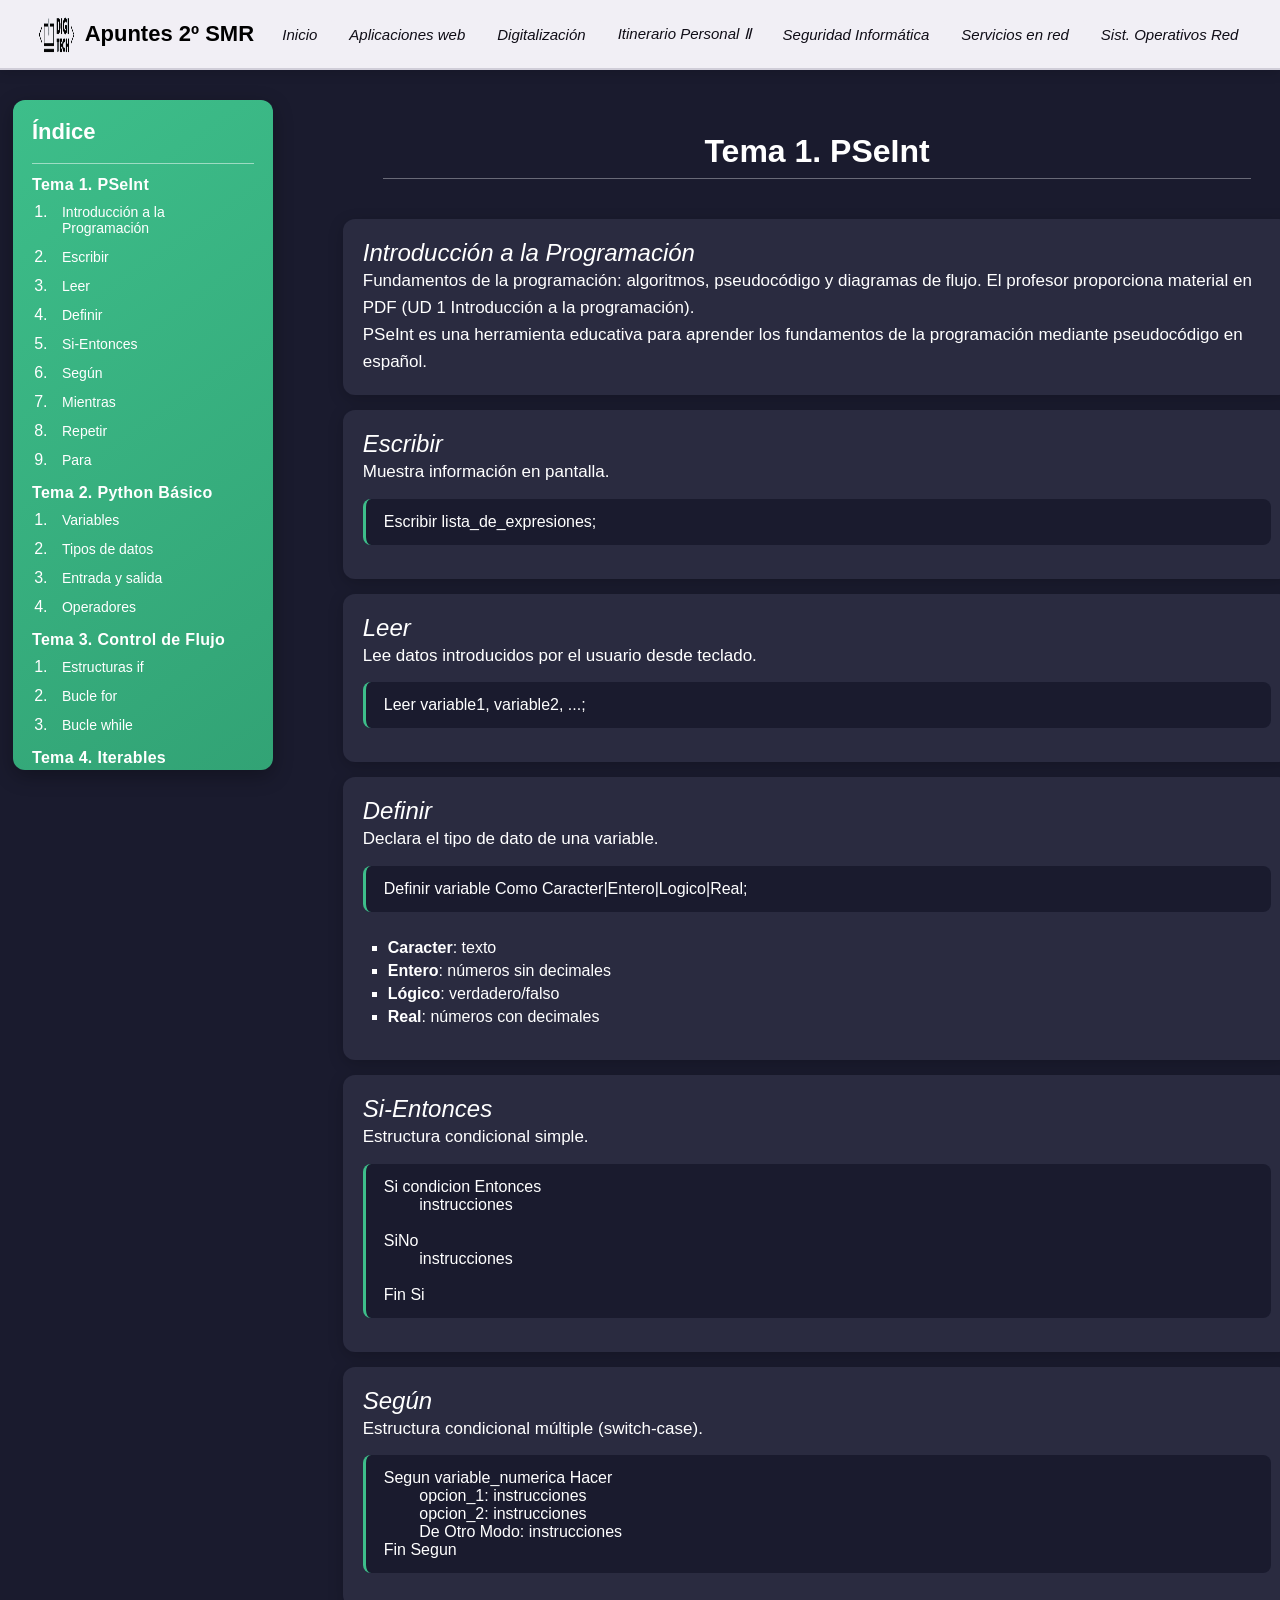
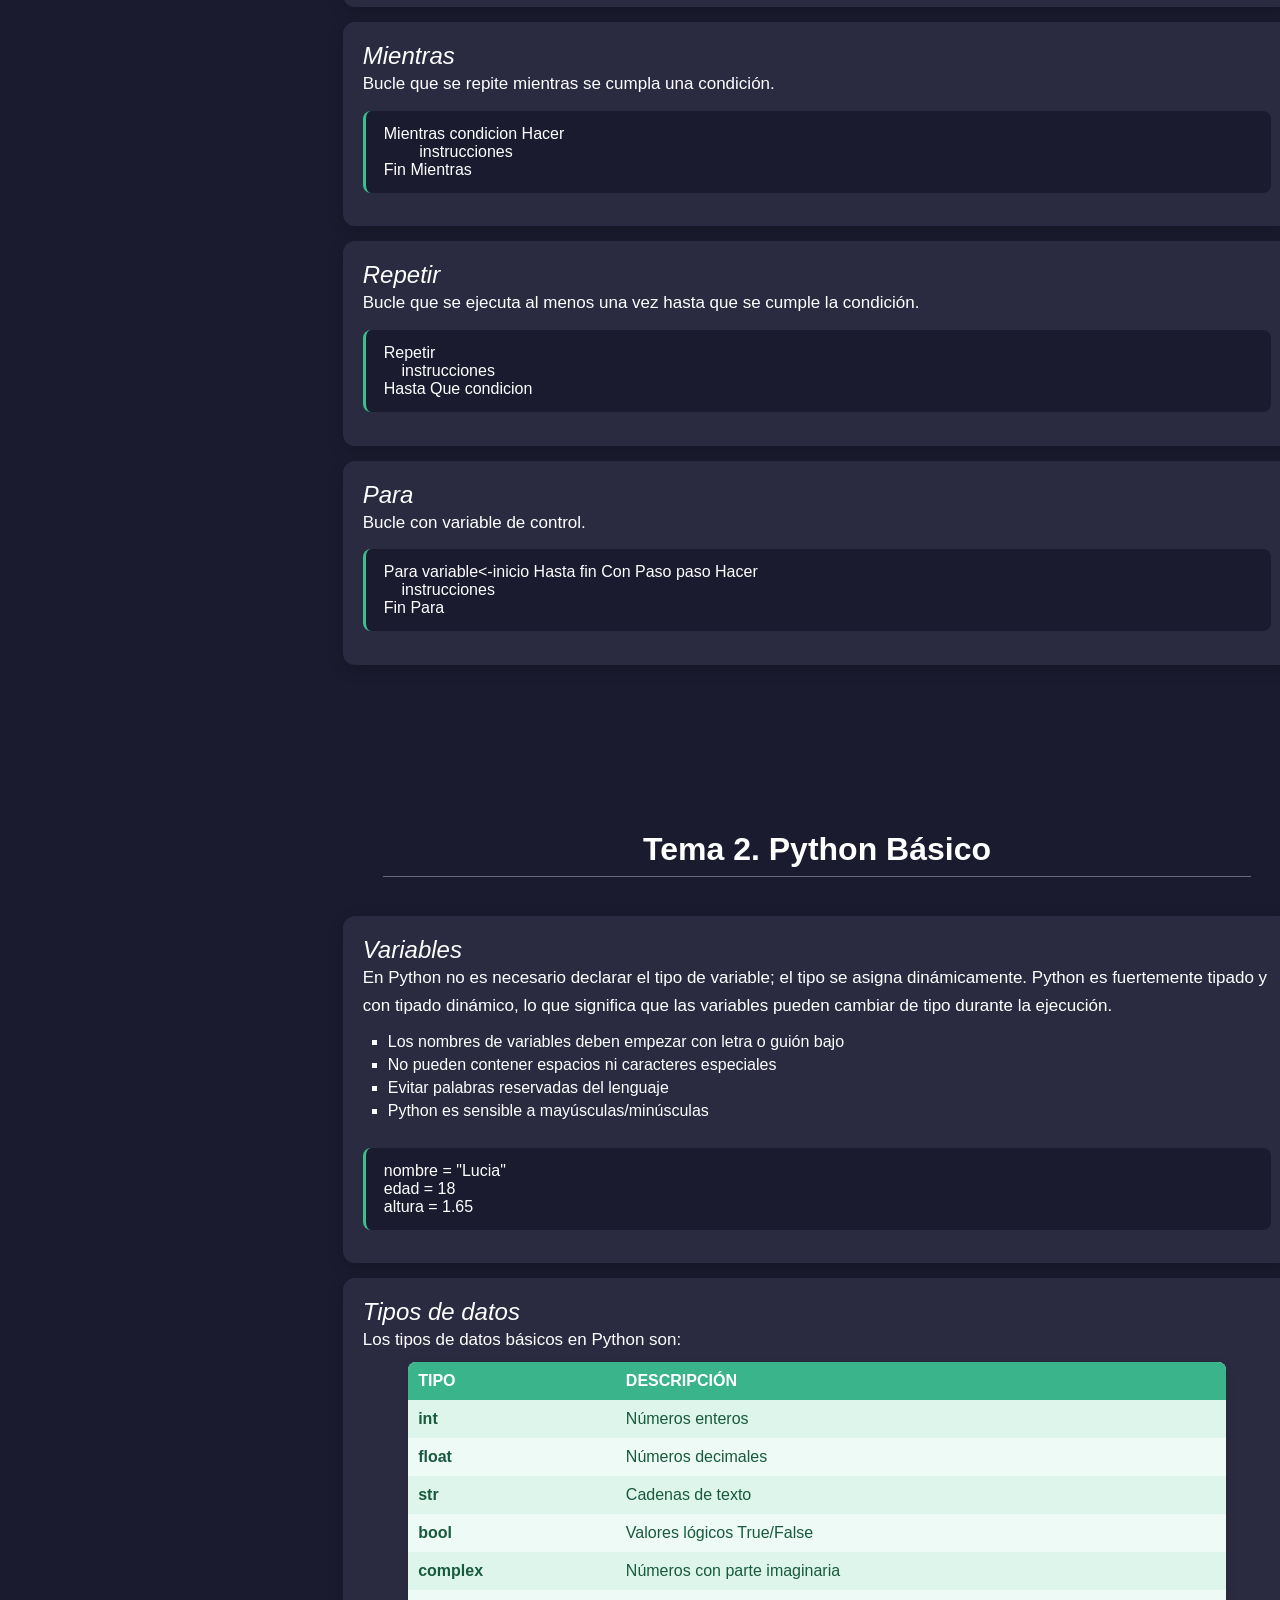
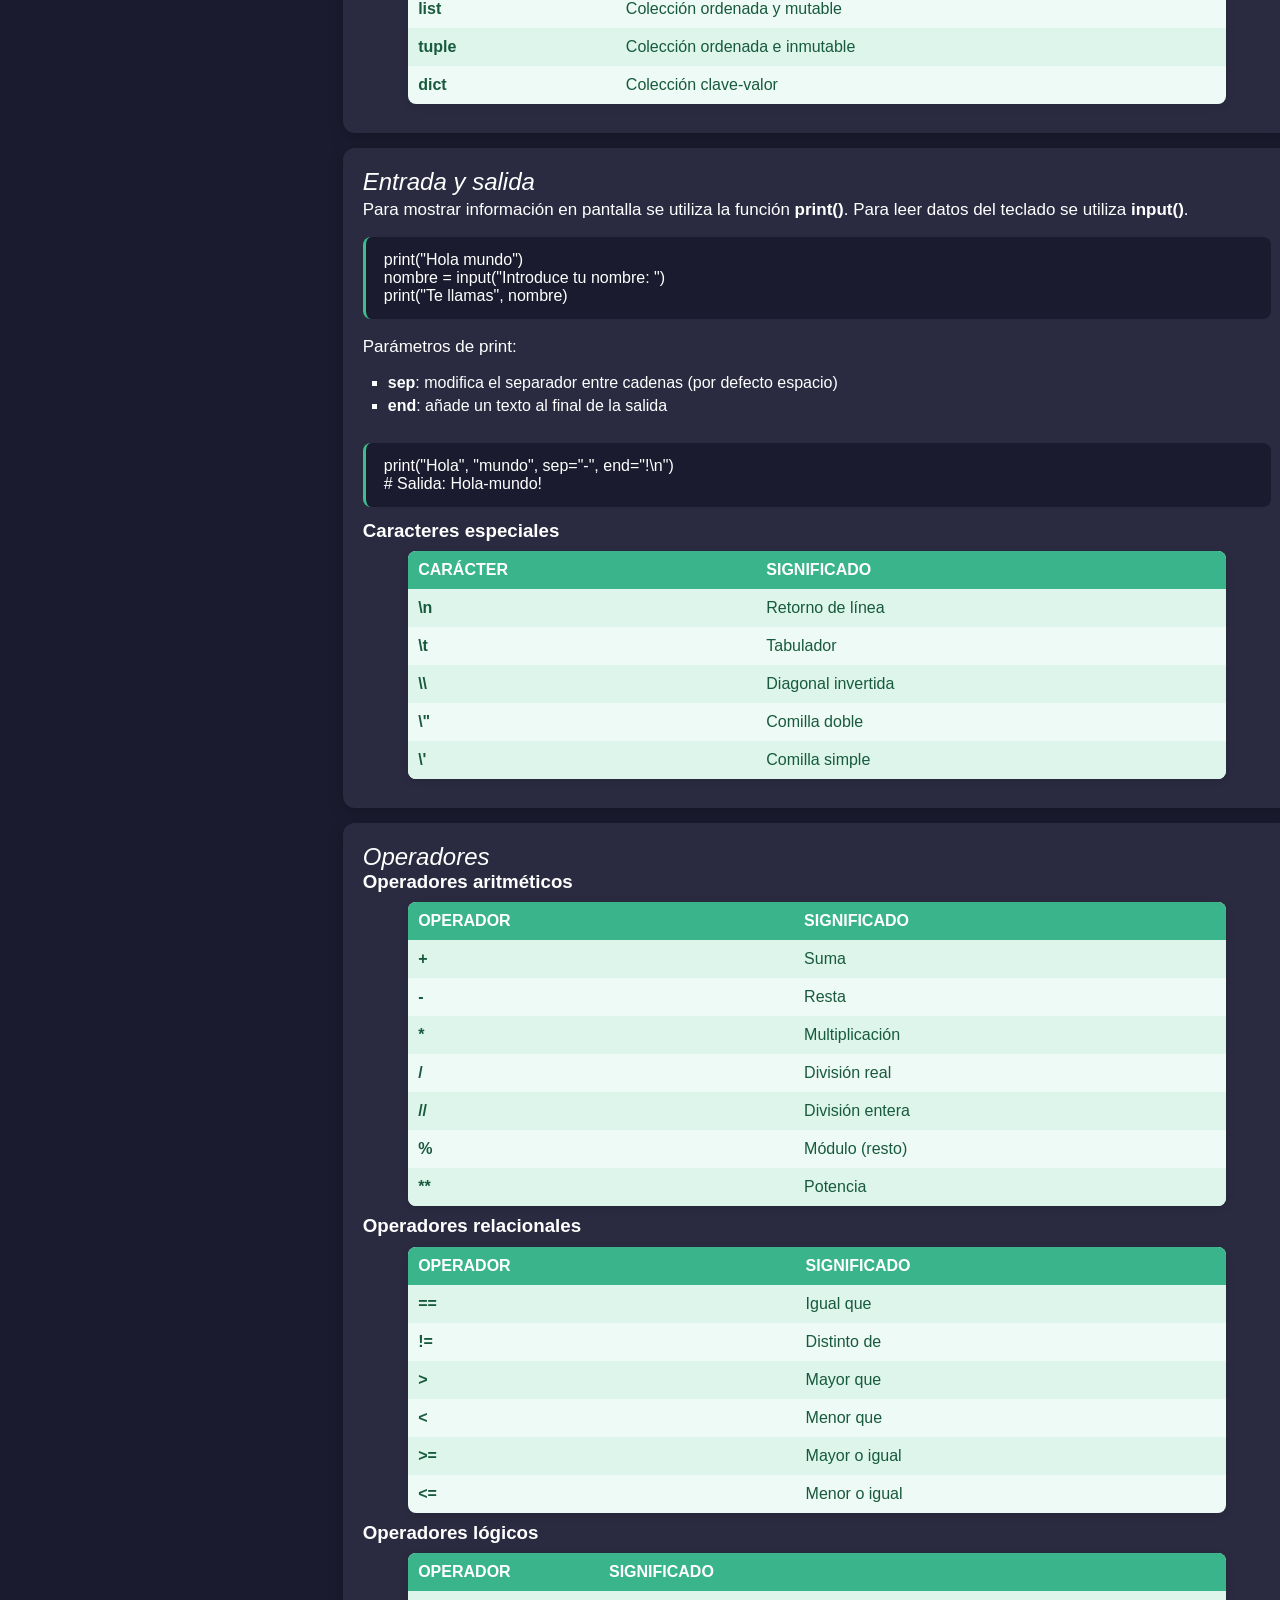
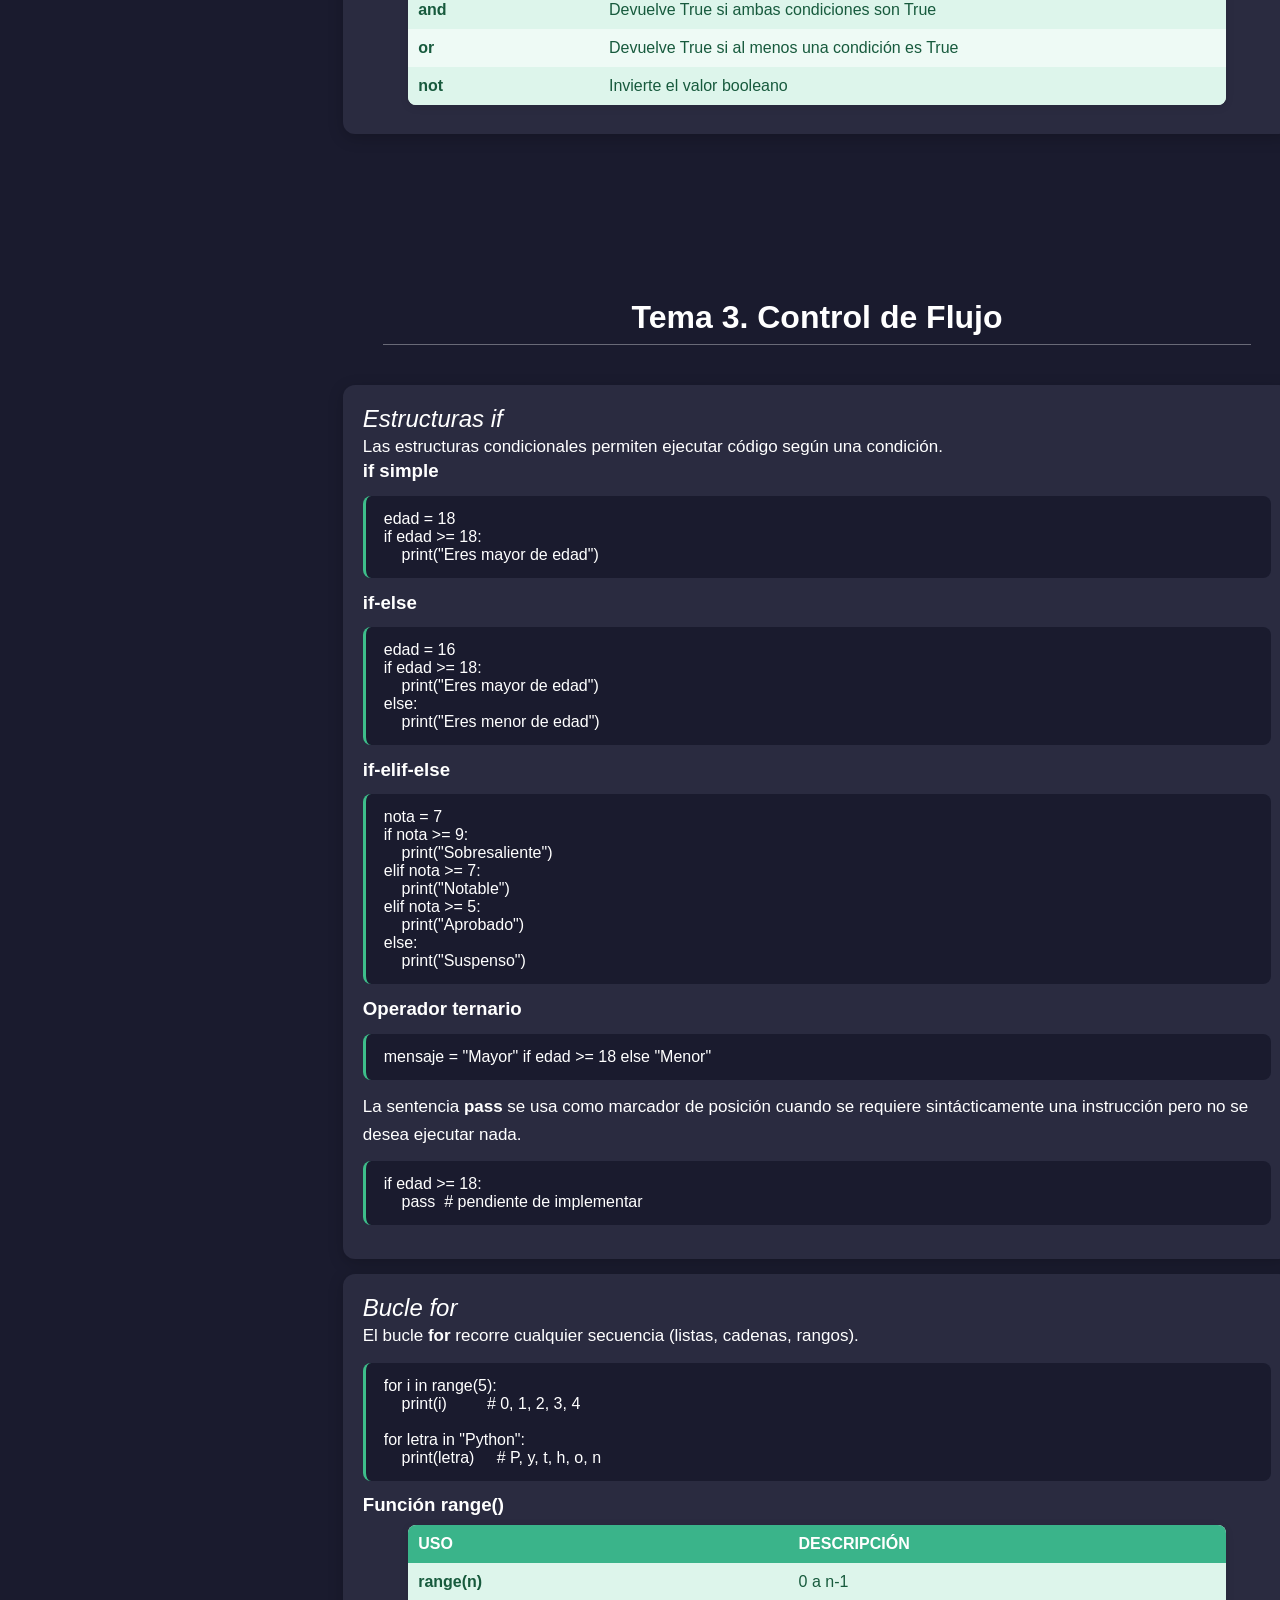
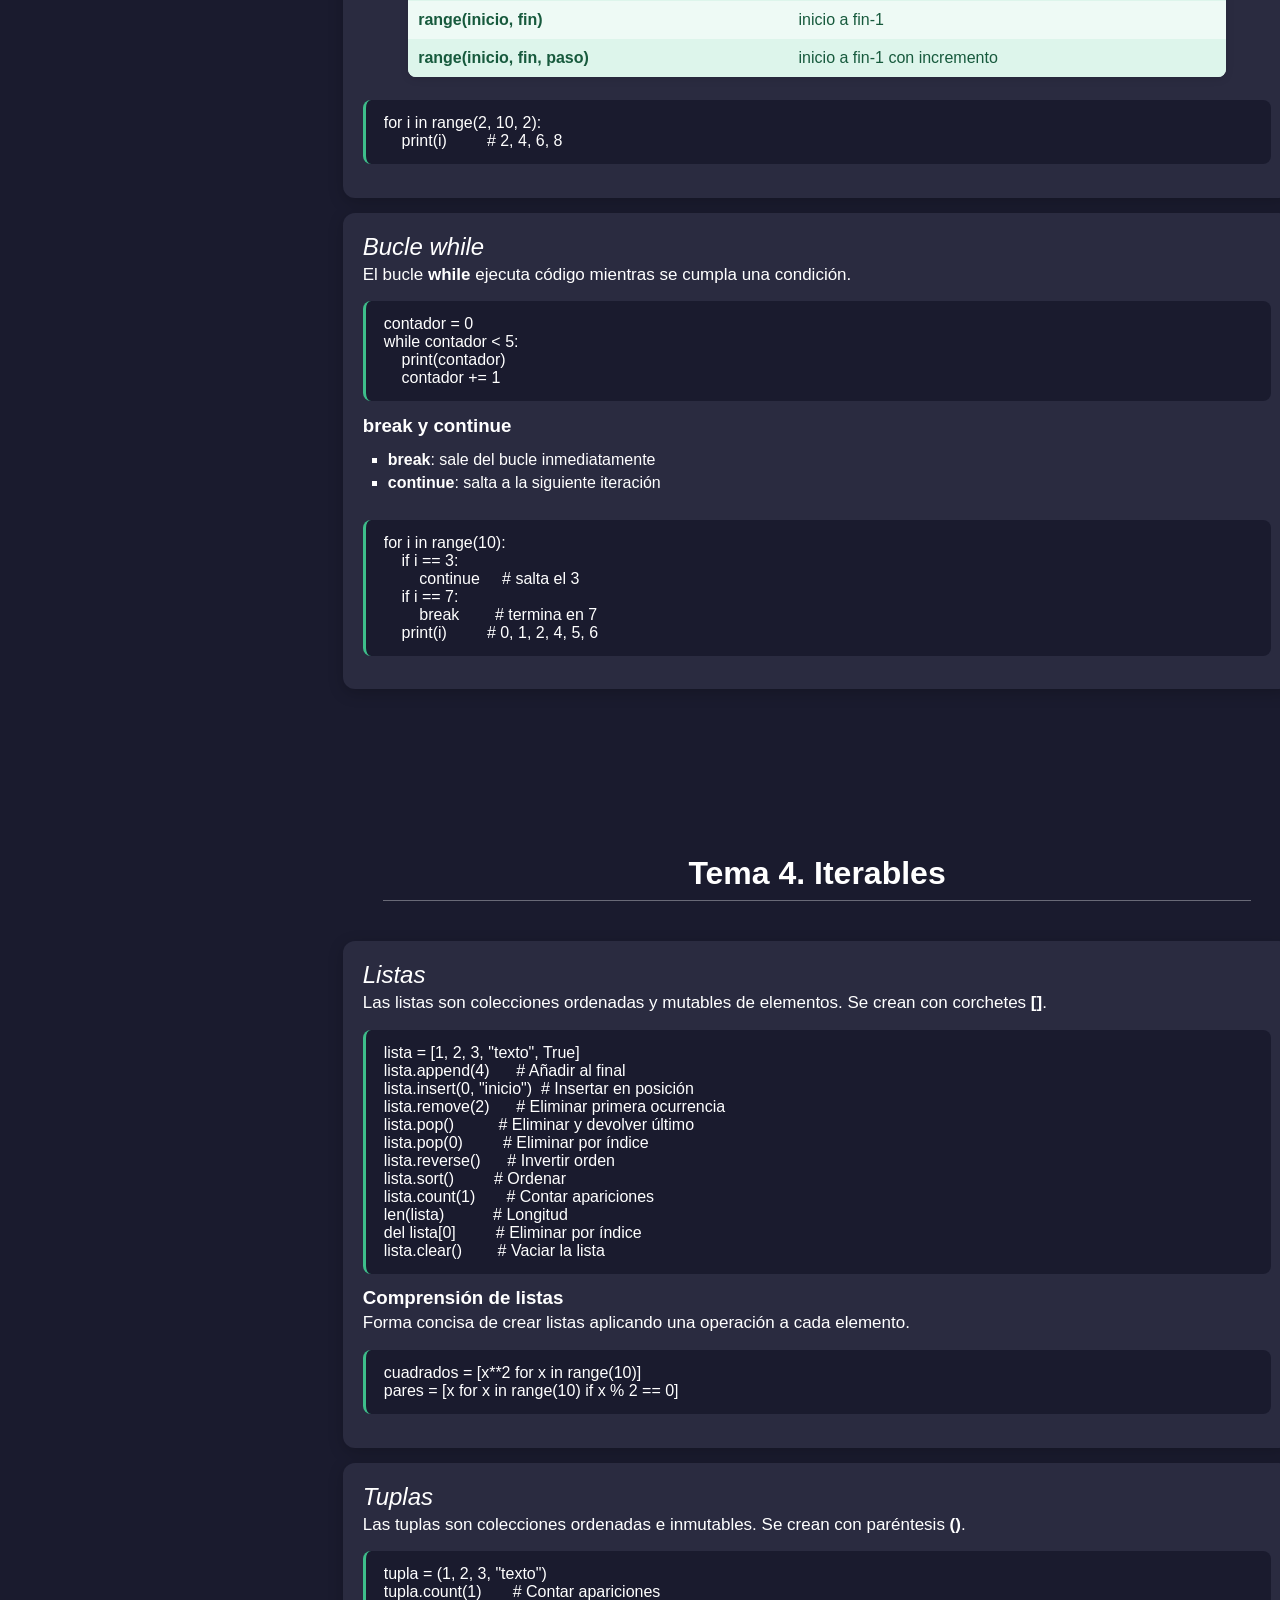
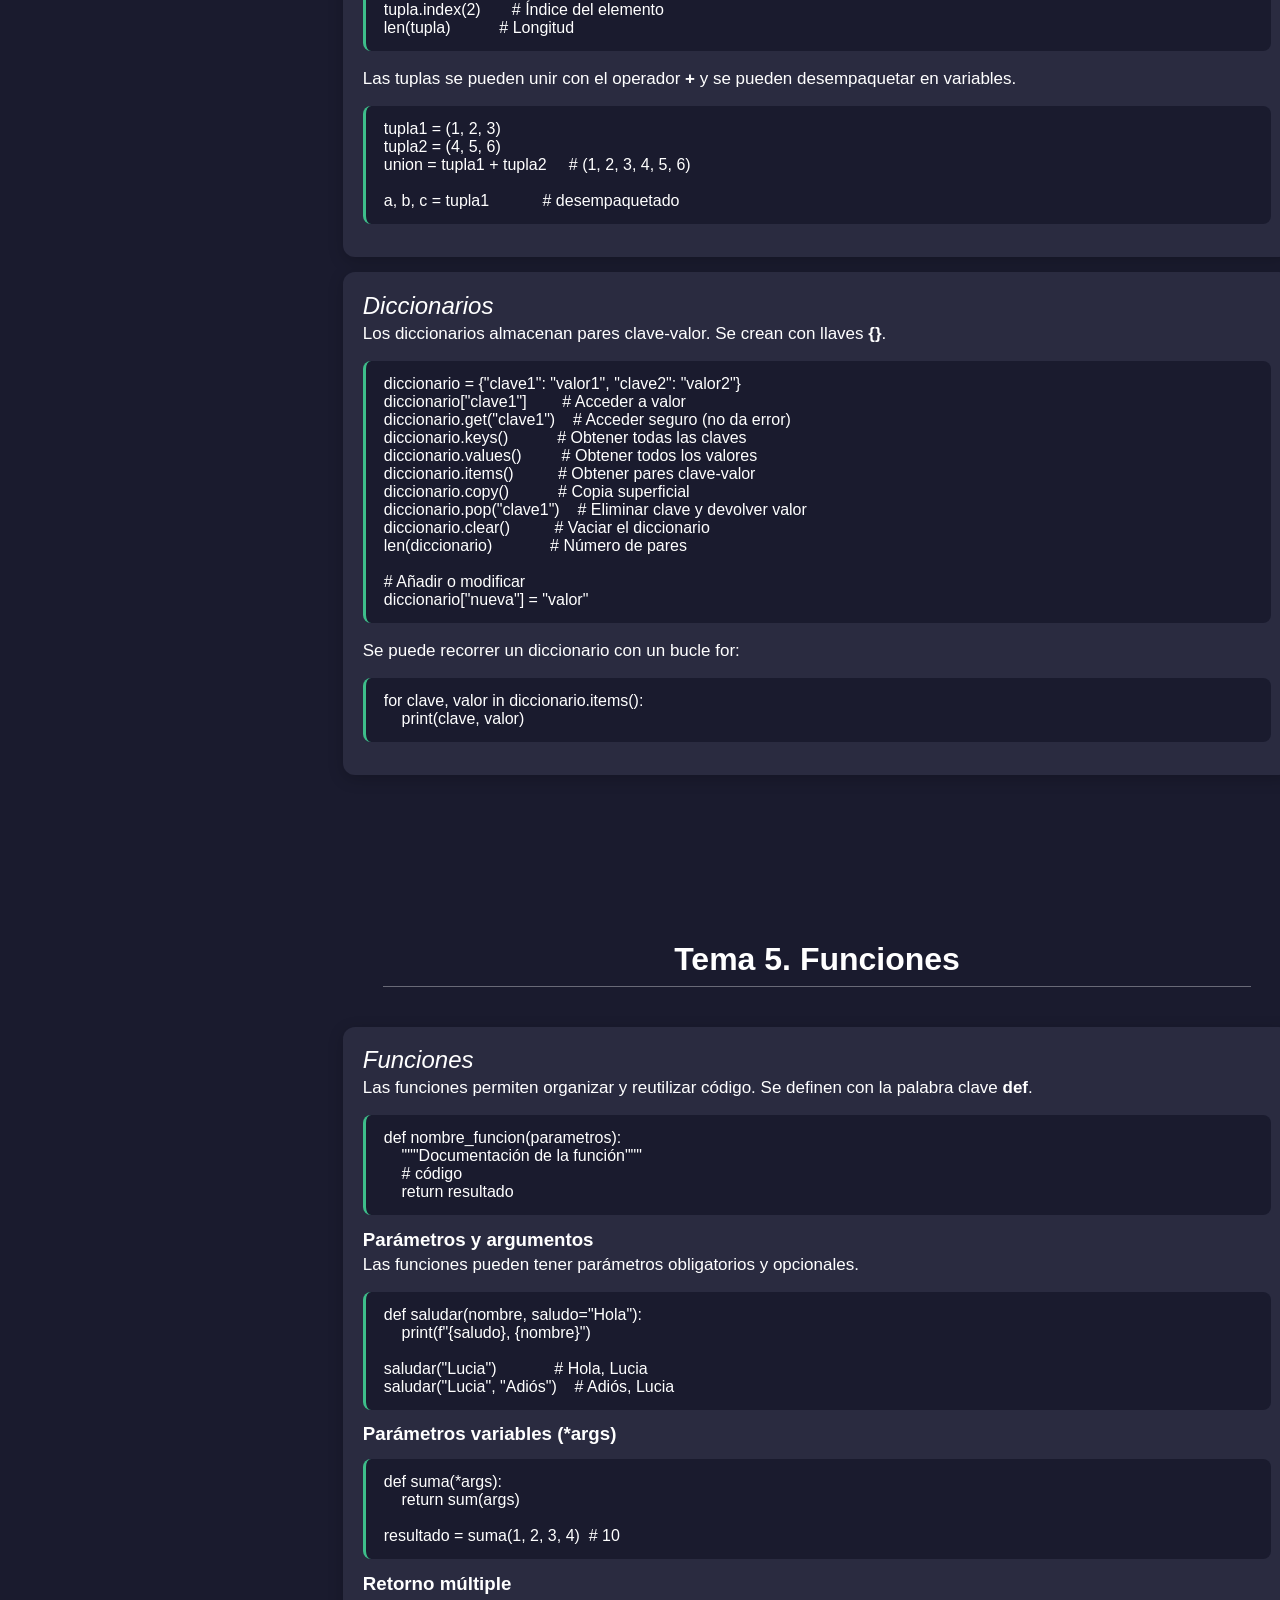
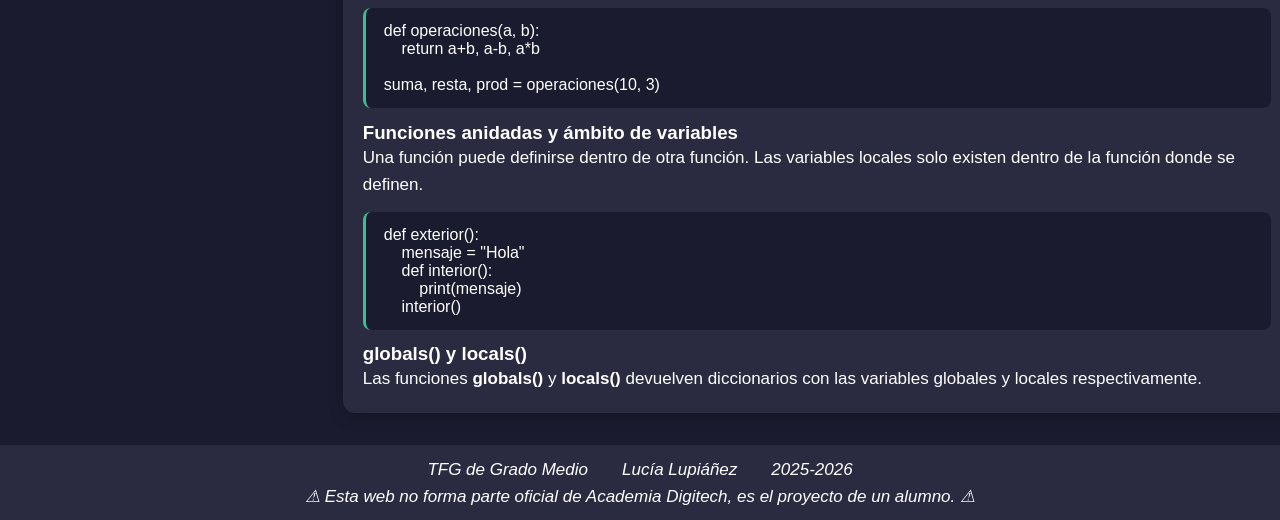
<file: pp.html>
<!DOCTYPE html>
<html>
	<head>
		<meta name="viewport" content="width=device-width, initial-scale=1">
		<link rel="stylesheet" href="base.css">
		<link rel="stylesheet" href="pp.css">
		<title>Programación en Python</title>
	</head>
	
	<body>
		<nav>
			<div id="logo">
				<div class="ico"><img src="./Imagenes/ico.png"></div>
				<div class="apunte">Apuntes 2º SMR</div>
			</div>
			
			<section id="hea">
				<ul>
					<!--INICIO-->
					<li>
						<article class="asignatura">
							<a href="index.html">Inicio</a>
						</article>
					</li>

					<!--APLICACIONES WEB-->
					<li> 
						<article class="asignatura">
							<a href="aw.html">Aplicaciones web</a>
							<ul>
								<li><a href="aw.html">HTML</a></li>
								<li><a href="aw.html">CSS</a></li>
							</ul>
						</article>
					</li>

					<!--DIGITALIZACIÓN-->
					<li> 
						<article class="asignatura">
							<a href="dasp.html">Digitalización</a>
							<ul>
								<li><a href="dasp.html">Tema 1</a></li>
								<li><a href="dasp.html">Tema 2</a></li>
								<li><a href="dasp.html">Tema 3</a></li>
								<li><a href="dasp.html">Tema 4</a></li>
								<li><a href="dasp.html">Tema 5</a></li>
							</ul>
						</article>
					</li>

					<!--ITINERARIO-->
					<li> 
						<article class="asignatura">
							<a href="ipell.html">Itinerario Personal Ⅱ</a>
							<ul>
								<li><a href="ipell.html">Unidad 1</a></li>
								<li><a href="ipell.html">Unidad 2</a></li>
								<li><a href="ipell.html">Unidad 3</a></li>
							</ul>
						</article>
					</li>

					<!--SEGURIDAD INFORMATICA-->
					<li>
						<article class="asignatura">
							<a href="si.html">Seguridad Informática</a>
							<ul>
								<li><a href="si.html">Tema 0</a></li>
								<li><a href="si.html">Tema 1</a></li>
								<li><a href="si.html">Tema 2</a></li>
								<li><a href="si.html">Tema 3</a></li>
								<li><a href="si.html">Tema 4</a></li>
								<li><a href="si.html">Tema 5</a></li>
							</ul>
						</article>
					</li>

					<!--SERVICIOS EN RED-->
					<li>
						<article class="asignatura">
							<a href="sr.html">Servicios en red</a>
							<ul>
								<li><a href="sr.html">Cisco</a></li>
								<li><a href="sr.html">Linux</a></li>
							</ul>
						</article>
					</li>
					
					<!--SISTEMAS OPERATIVOS EN RED-->
					<li>
						<article class="asignatura">
							<a href="sor.html">Sist. Operativos Red</a>
							<ul>
								<li><a href="sor.html">Tema 1</a></li>
								<li><a href="sor.html">Tema 2</a></li>
								<li><a href="sor.html">Tema 3</a></li>
								<li><a href="sor.html">Tema 4</a></li>
								<li><a href="sor.html">Tema 5</a></li>
								<li><a href="sor.html">Tema 6</a></li>
								<li><a href="sor.html">Tema 7</a></li>
							</ul>
						</article>
					</li>
				</ul>
			</section>
		</nav>

		<div id="indice">
			<h1>Índice</h1>
			<hr>
			<h2>Tema 1. PSeInt</h2>
			<ol type="1">
				<li class="lista"><a href="#1">Introducción a la Programación</a></li>
				<li class="lista"><a href="#2">Escribir</a></li>
				<li class="lista"><a href="#3">Leer</a></li>
				<li class="lista"><a href="#4">Definir</a></li>
				<li class="lista"><a href="#5">Si-Entonces</a></li>
				<li class="lista"><a href="#6">Según</a></li>
				<li class="lista"><a href="#7">Mientras</a></li>
				<li class="lista"><a href="#8">Repetir</a></li>
				<li class="lista"><a href="#9">Para</a></li>
			</ol>
			<h2>Tema 2. Python Básico</h2>
			<ol type="1">
				<li class="lista"><a href="#10">Variables</a></li>
				<li class="lista"><a href="#11">Tipos de datos</a></li>
				<li class="lista"><a href="#12">Entrada y salida</a></li>
				<li class="lista"><a href="#13">Operadores</a></li>
			</ol>
			<h2>Tema 3. Control de Flujo</h2>
			<ol type="1">
				<li class="lista"><a href="#14">Estructuras if</a></li>
				<li class="lista"><a href="#15">Bucle for</a></li>
				<li class="lista"><a href="#16">Bucle while</a></li>
			</ol>
			<h2>Tema 4. Iterables</h2>
			<ol type="1">
				<li class="lista"><a href="#17">Listas</a></li>
				<li class="lista"><a href="#18">Tuplas</a></li>
				<li class="lista"><a href="#19">Diccionarios</a></li>
			</ol>
			<h2>Tema 5. Funciones</h2>
			<ol type="1">
				<li class="lista"><a href="#20">Funciones</a></li>
			</ol>
		</div>

		<section class="contenido">
			<div class="section-title"><h1>Tema 1. PSeInt</h1></div>

			<article class="articulo">
				<h2><a name="1"><span>Introducción a la Programación</span></a></h2>
				<p>Fundamentos de la programación: algoritmos, pseudocódigo y diagramas de flujo. El profesor proporciona material en PDF (UD 1 Introducción a la programación).</p>
				<p>PSeInt es una herramienta educativa para aprender los fundamentos de la programación mediante pseudocódigo en español.</p>
			</article>

			<article class="articulo">
				<h2><a name="2"><span>Escribir</span></a></h2>
				<p>Muestra información en pantalla.</p>
				<pre>Escribir lista_de_expresiones;</pre>
			</article>

			<article class="articulo">
				<h2><a name="3"><span>Leer</span></a></h2>
				<p>Lee datos introducidos por el usuario desde teclado.</p>
				<pre>Leer variable1, variable2, ...;</pre>
			</article>

			<article class="articulo">
				<h2><a name="4"><span>Definir</span></a></h2>
				<p>Declara el tipo de dato de una variable.</p>
				<pre>Definir variable Como Caracter|Entero|Logico|Real;</pre>
				<ul>
					<li><strong>Caracter</strong>: texto</li>
					<li><strong>Entero</strong>: números sin decimales</li>
					<li><strong>Lógico</strong>: verdadero/falso</li>
					<li><strong>Real</strong>: números con decimales</li>
				</ul>
			</article>

			<article class="articulo">
				<h2><a name="5"><span>Si-Entonces</span></a></h2>
				<p>Estructura condicional simple.</p>
				<pre>Si condicion Entonces
	instrucciones

SiNo
	instrucciones

Fin Si</pre>
			</article>

			<article class="articulo">
				<h2><a name="6"><span>Según</span></a></h2>
				<p>Estructura condicional múltiple (switch-case).</p>
				<pre>Segun variable_numerica Hacer
	opcion_1: instrucciones
	opcion_2: instrucciones
	De Otro Modo: instrucciones
Fin Segun</pre>
			</article>

			<article class="articulo">
				<h2><a name="7"><span>Mientras</span></a></h2>
				<p>Bucle que se repite mientras se cumpla una condición.</p>
				<pre>Mientras condicion Hacer
	instrucciones
Fin Mientras</pre>
			</article>

			<article class="articulo">
				<h2><a name="8"><span>Repetir</span></a></h2>
				<p>Bucle que se ejecuta al menos una vez hasta que se cumple la condición.</p>
				<pre>Repetir
    instrucciones
Hasta Que condicion</pre>
			</article>

			<article class="articulo">
				<h2><a name="9"><span>Para</span></a></h2>
				<p>Bucle con variable de control.</p>
				<pre>Para variable<-inicio Hasta fin Con Paso paso Hacer
    instrucciones
Fin Para</pre>
			</article>
		</section>

		<section class="contenido">
			<div class="section-title"><h1>Tema 2. Python Básico</h1></div>

			<article class="articulo">
				<h2><a name="10"><span>Variables</span></a></h2>
				<p>En Python no es necesario declarar el tipo de variable; el tipo se asigna dinámicamente. Python es fuertemente tipado y con tipado dinámico, lo que significa que las variables pueden cambiar de tipo durante la ejecución.</p>
				<ul>
					<li>Los nombres de variables deben empezar con letra o guión bajo</li>
					<li>No pueden contener espacios ni caracteres especiales</li>
					<li>Evitar palabras reservadas del lenguaje</li>
					<li>Python es sensible a mayúsculas/minúsculas</li>
				</ul>
				<pre>nombre = "Lucia"
edad = 18
altura = 1.65</pre>
			</article>

			<article class="articulo">
				<h2><a name="11"><span>Tipos de datos</span></a></h2>
				<p>Los tipos de datos básicos en Python son:</p>
				<table>
					<tr>
						<th>TIPO</th>
						<th>DESCRIPCIÓN</th>
					</tr>
					
					<tr>
						<td><strong>int</strong></td>
						<td>Números enteros</td>
					</tr>

					<tr>
						<td><strong>float</strong></td>
						<td>Números decimales</td>
					</tr>

					<tr>
						<td><strong>str</strong></td>
						<td>Cadenas de texto</td>
					</tr>

					<tr>
						<td><strong>bool</strong></td>
						<td>Valores lógicos True/False</td>
					</tr>

					<tr>
						<td><strong>complex</strong></td>
						<td>Números con parte imaginaria</td>
					</tr>

					<tr>
						<td><strong>list</strong></td>
						<td>Colección ordenada y mutable</td>
					</tr>

					<tr>
						<td><strong>tuple</strong></td>
						<td>Colección ordenada e inmutable</td>
					</tr>
					<tr>
						<td><strong>dict</strong></td>
						<td>Colección clave-valor</td>
					</tr>
				</table>
			</article>

			<article class="articulo">
				<h2><a name="12"><span>Entrada y salida</span></a></h2>
				<p>Para mostrar información en pantalla se utiliza la función <strong>print()</strong>. Para leer datos del teclado se utiliza <strong>input()</strong>.</p>
				<pre>print("Hola mundo")
nombre = input("Introduce tu nombre: ")
print("Te llamas", nombre)</pre>
				<p>Parámetros de print:</p>
				<ul>
					<li><strong>sep</strong>: modifica el separador entre cadenas (por defecto espacio)</li>
					<li><strong>end</strong>: añade un texto al final de la salida</li>
				</ul>
				<pre>print("Hola", "mundo", sep="-", end="!\n")
# Salida: Hola-mundo!</pre>
				<h3>Caracteres especiales</h3>
				<table>
					<tr>
						<th>CARÁCTER</th>
						<th>SIGNIFICADO</th>
					</tr>

					<tr>
						<td><strong>\n</strong></td>
						<td>Retorno de línea</td>
					</tr>

					<tr>
						<td><strong>\t</strong></td>
						<td>Tabulador</td>
					</tr>

					<tr>
						<td><strong>\\</strong></td>
						<td>Diagonal invertida</td>
					</tr>

					<tr>
						<td><strong>\"</strong></td>
						<td>Comilla doble</td>
					</tr>

					<tr>
						<td><strong>\'</strong></td>
						<td>Comilla simple</td>
					</tr>
				</table>
			</article>

			<article class="articulo">
				<h2><a name="13"><span>Operadores</span></a></h2>
				<h3>Operadores aritméticos</h3>
				<table>
					<tr>
						<th>OPERADOR</th>
						<th>SIGNIFICADO</th>
					</tr>

					<tr>
						<td><strong>+</strong></td>
						<td>Suma</td>
					</tr>

					<tr>
						<td><strong>-</strong></td>
						<td>Resta</td>
					</tr>

					<tr>
						<td><strong>*</strong></td>
						<td>Multiplicación</td>
					</tr>

					<tr>
						<td><strong>/</strong></td>
						<td>División real</td>
					</tr>
					
					<tr>
						<td><strong>//</strong>
						</td><td>División entera</td>
					</tr>

					<tr>
						<td><strong>%</strong></td>
						<td>Módulo (resto)</td>
					</tr>

					<tr>
						<td><strong>**</strong></td>
						<td>Potencia</td>
					</tr>
				</table>
				<h3>Operadores relacionales</h3>
				<table>
					<tr>
						<th>OPERADOR</th>
						<th>SIGNIFICADO</th>
					</tr>

					<tr>
						<td>
							<strong>==</strong></td>
							<td>Igual que</td>
						</tr>
					
						<tr>
							<td><strong>!=</strong></td>
							<td>Distinto de</td>
						</tr>
					
						<tr><td><strong>&gt;</strong></td>
							<td>Mayor que</td>
						</tr>
					
						<tr><td><strong>&lt;</strong></td>
							<td>Menor que</td>
						</tr>
					
						<tr>
							<td><strong>&gt;=</strong></td>
							<td>Mayor o igual</td>
						</tr>
					
						<tr>
							<td><strong>&lt;=</strong></td>
							<td>Menor o igual</td>
						</tr>
				</table>
				<h3>Operadores lógicos</h3>
				<table>
					<tr>
						<th>OPERADOR</th>
						<th>SIGNIFICADO</th>
					</tr>

					
					<tr>
						<td><strong>and</strong></td>
						<td>Devuelve True si ambas condiciones son True</td>
					</tr>
					
					<tr>
						<td><strong>or</strong></td>
						<td>Devuelve True si al menos una condición es True</td>
					</tr>
					
					<tr>
						<td><strong>not</strong></td>
						<td>Invierte el valor booleano</td>
					</tr>
				</table>
			</article>
		</section>

		<section class="contenido">
			<div class="section-title"><h1>Tema 3. Control de Flujo</h1></div>

			<article class="articulo">
				<h2><a name="14"><span>Estructuras if</span></a></h2>
				<p>Las estructuras condicionales permiten ejecutar código según una condición.</p>
				<h3>if simple</h3>
				<pre>edad = 18
if edad >= 18:
    print("Eres mayor de edad")</pre>
				<h3>if-else</h3>
				<pre>edad = 16
if edad >= 18:
    print("Eres mayor de edad")
else:
    print("Eres menor de edad")</pre>
				<h3>if-elif-else</h3>
				<pre>nota = 7
if nota >= 9:
    print("Sobresaliente")
elif nota >= 7:
    print("Notable")
elif nota >= 5:
    print("Aprobado")
else:
    print("Suspenso")</pre>
				<h3>Operador ternario</h3>
				<pre>mensaje = "Mayor" if edad >= 18 else "Menor"</pre>
				<p>La sentencia <strong>pass</strong> se usa como marcador de posición cuando se requiere sintácticamente una instrucción pero no se desea ejecutar nada.</p>
				<pre>if edad >= 18:
    pass  # pendiente de implementar</pre>
			</article>

			<article class="articulo">
				<h2><a name="15"><span>Bucle for</span></a></h2>
				<p>El bucle <strong>for</strong> recorre cualquier secuencia (listas, cadenas, rangos).</p>
				<pre>for i in range(5):
    print(i)         # 0, 1, 2, 3, 4

for letra in "Python":
    print(letra)     # P, y, t, h, o, n</pre>
				<h3>Función range()</h3>
				<table>
					<tr>
						<th>USO</th>
						<th>DESCRIPCIÓN</th>
					</tr>
					
					<tr>
						<td><strong>range(n)</strong></td>
						<td>0 a n-1</td>
					</tr>
					
					<tr>
						<td><strong>range(inicio, fin)</strong></td>
						<td>inicio a fin-1</td>
					</tr>
					
					<tr>
						<td><strong>range(inicio, fin, paso)</strong></td>
						<td>inicio a fin-1 con incremento</td>
					</tr>
				</table>
				<pre>for i in range(2, 10, 2):
    print(i)         # 2, 4, 6, 8</pre>
			</article>

			<article class="articulo">
				<h2><a name="16"><span>Bucle while</span></a></h2>
				<p>El bucle <strong>while</strong> ejecuta código mientras se cumpla una condición.</p>
				<pre>contador = 0
while contador < 5:
    print(contador)
    contador += 1</pre>
				<h3>break y continue</h3>
				<ul>
					<li><strong>break</strong>: sale del bucle inmediatamente</li>
					<li><strong>continue</strong>: salta a la siguiente iteración</li>
				</ul>
				<pre>for i in range(10):
    if i == 3:
        continue     # salta el 3
    if i == 7:
        break        # termina en 7
    print(i)         # 0, 1, 2, 4, 5, 6</pre>
			</article>
		</section>

		<section class="contenido">
			<div class="section-title"><h1>Tema 4. Iterables</h1></div>

			<article class="articulo">
				<h2><a name="17"><span>Listas</span></a></h2>
				<p>Las listas son colecciones ordenadas y mutables de elementos. Se crean con corchetes <strong>[]</strong>.</p>
				<pre>lista = [1, 2, 3, "texto", True]
lista.append(4)      # Añadir al final
lista.insert(0, "inicio")  # Insertar en posición
lista.remove(2)      # Eliminar primera ocurrencia
lista.pop()          # Eliminar y devolver último
lista.pop(0)         # Eliminar por índice
lista.reverse()      # Invertir orden
lista.sort()         # Ordenar
lista.count(1)       # Contar apariciones
len(lista)           # Longitud
del lista[0]         # Eliminar por índice
lista.clear()        # Vaciar la lista</pre>
				<h3>Comprensión de listas</h3>
				<p>Forma concisa de crear listas aplicando una operación a cada elemento.</p>
				<pre>cuadrados = [x**2 for x in range(10)]
pares = [x for x in range(10) if x % 2 == 0]</pre>
			</article>

			<article class="articulo">
				<h2><a name="18"><span>Tuplas</span></a></h2>
				<p>Las tuplas son colecciones ordenadas e inmutables. Se crean con paréntesis <strong>()</strong>.</p>
				<pre>tupla = (1, 2, 3, "texto")
tupla.count(1)       # Contar apariciones
tupla.index(2)       # Índice del elemento
len(tupla)           # Longitud</pre>
				<p>Las tuplas se pueden unir con el operador <strong>+</strong> y se pueden desempaquetar en variables.</p>
				<pre>tupla1 = (1, 2, 3)
tupla2 = (4, 5, 6)
union = tupla1 + tupla2     # (1, 2, 3, 4, 5, 6)

a, b, c = tupla1            # desempaquetado</pre>
			</article>

			<article class="articulo">
				<h2><a name="19"><span>Diccionarios</span></a></h2>
				<p>Los diccionarios almacenan pares clave-valor. Se crean con llaves <strong>{}</strong>.</p>
				<pre>diccionario = {"clave1": "valor1", "clave2": "valor2"}
diccionario["clave1"]        # Acceder a valor
diccionario.get("clave1")    # Acceder seguro (no da error)
diccionario.keys()           # Obtener todas las claves
diccionario.values()         # Obtener todos los valores
diccionario.items()          # Obtener pares clave-valor
diccionario.copy()           # Copia superficial
diccionario.pop("clave1")    # Eliminar clave y devolver valor
diccionario.clear()          # Vaciar el diccionario
len(diccionario)             # Número de pares

# Añadir o modificar
diccionario["nueva"] = "valor"</pre>
				<p>Se puede recorrer un diccionario con un bucle for:</p>
				<pre>for clave, valor in diccionario.items():
    print(clave, valor)</pre>
			</article>
		</section>

		<section class="contenido">
			<div class="section-title"><h1>Tema 5. Funciones</h1></div>

			<article class="articulo">
				<h2><a name="20"><span>Funciones</span></a></h2>
				<p>Las funciones permiten organizar y reutilizar código. Se definen con la palabra clave <strong>def</strong>.</p>
				<pre>def nombre_funcion(parametros):
    """Documentación de la función"""
    # código
    return resultado</pre>
				<h3>Parámetros y argumentos</h3>
				<p>Las funciones pueden tener parámetros obligatorios y opcionales.</p>
				<pre>def saludar(nombre, saludo="Hola"):
    print(f"{saludo}, {nombre}")

saludar("Lucia")             # Hola, Lucia
saludar("Lucia", "Adiós")    # Adiós, Lucia</pre>
				<h3>Parámetros variables (*args)</h3>
				<pre>def suma(*args):
    return sum(args)

resultado = suma(1, 2, 3, 4)  # 10</pre>
				<h3>Retorno múltiple</h3>
				<pre>def operaciones(a, b):
    return a+b, a-b, a*b

suma, resta, prod = operaciones(10, 3)</pre>
				<h3>Funciones anidadas y ámbito de variables</h3>
				<p>Una función puede definirse dentro de otra función. Las variables locales solo existen dentro de la función donde se definen.</p>
				<pre>def exterior():
    mensaje = "Hola"
    def interior():
        print(mensaje)
    interior()</pre>
				<h3>globals() y locals()</h3>
				<p>Las funciones <strong>globals()</strong> y <strong>locals()</strong> devuelven diccionarios con las variables globales y locales respectivamente.</p>
			</article>
		</section>

		<footer>
			<p>TFG de Grado Medio&emsp;&emsp;Lucía Lupiáñez&emsp;&emsp;2025-2026</p>
			<p>⚠ Esta web no forma parte oficial de Academia Digitech, es el proyecto de un alumno. ⚠</p>
		</footer>
	</body>
</html>
</file>
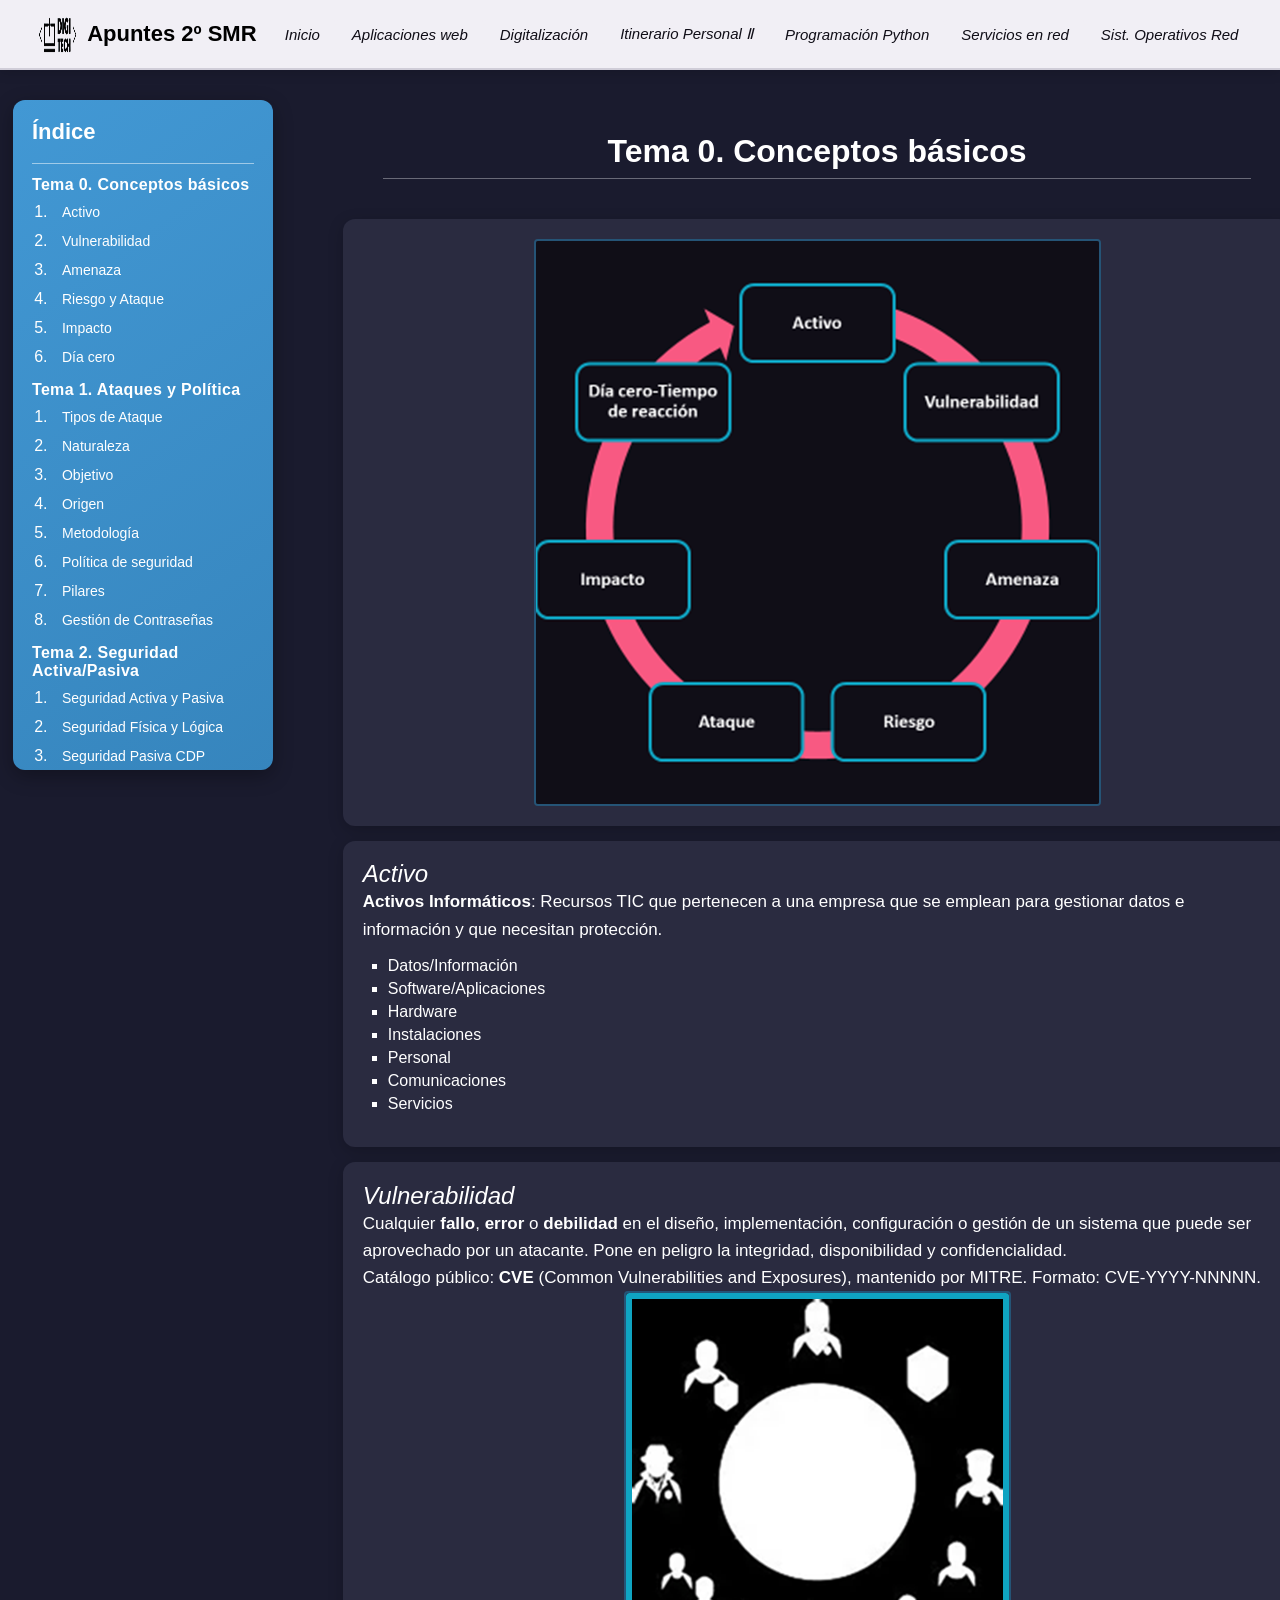
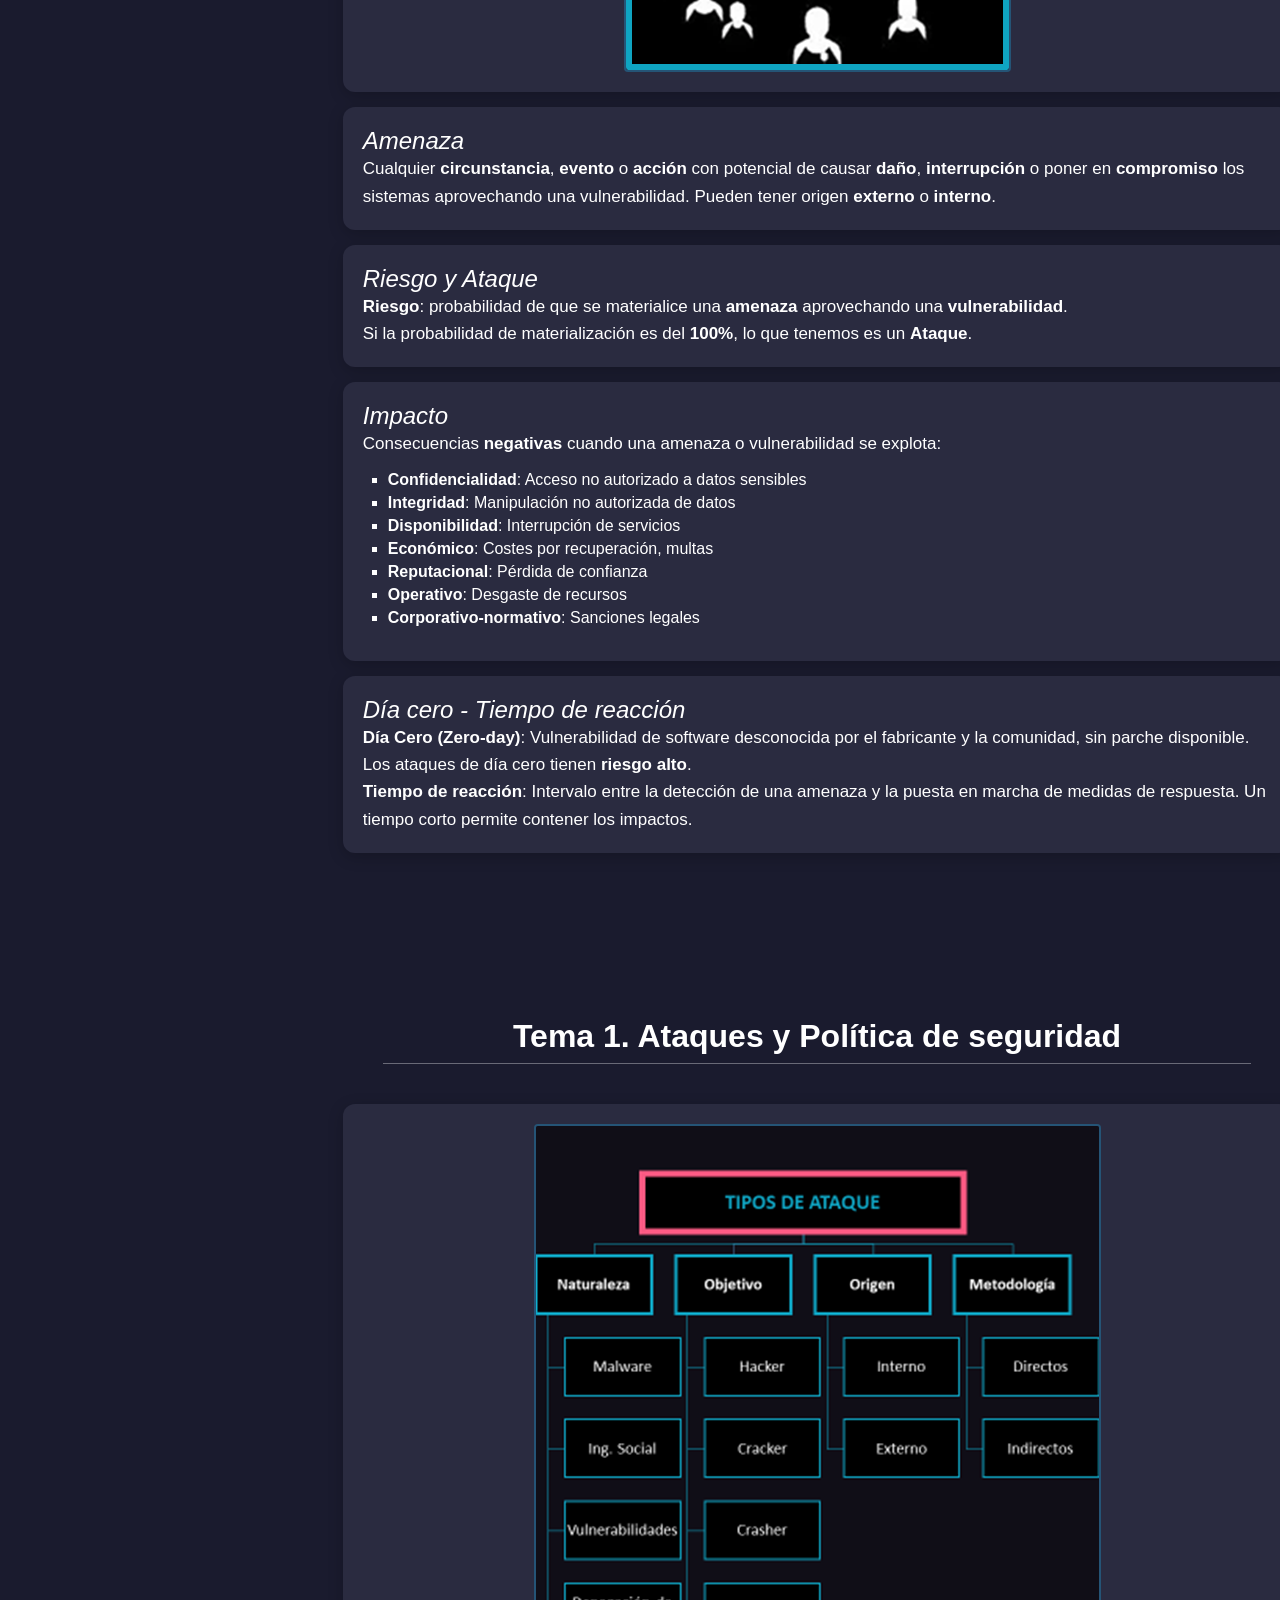
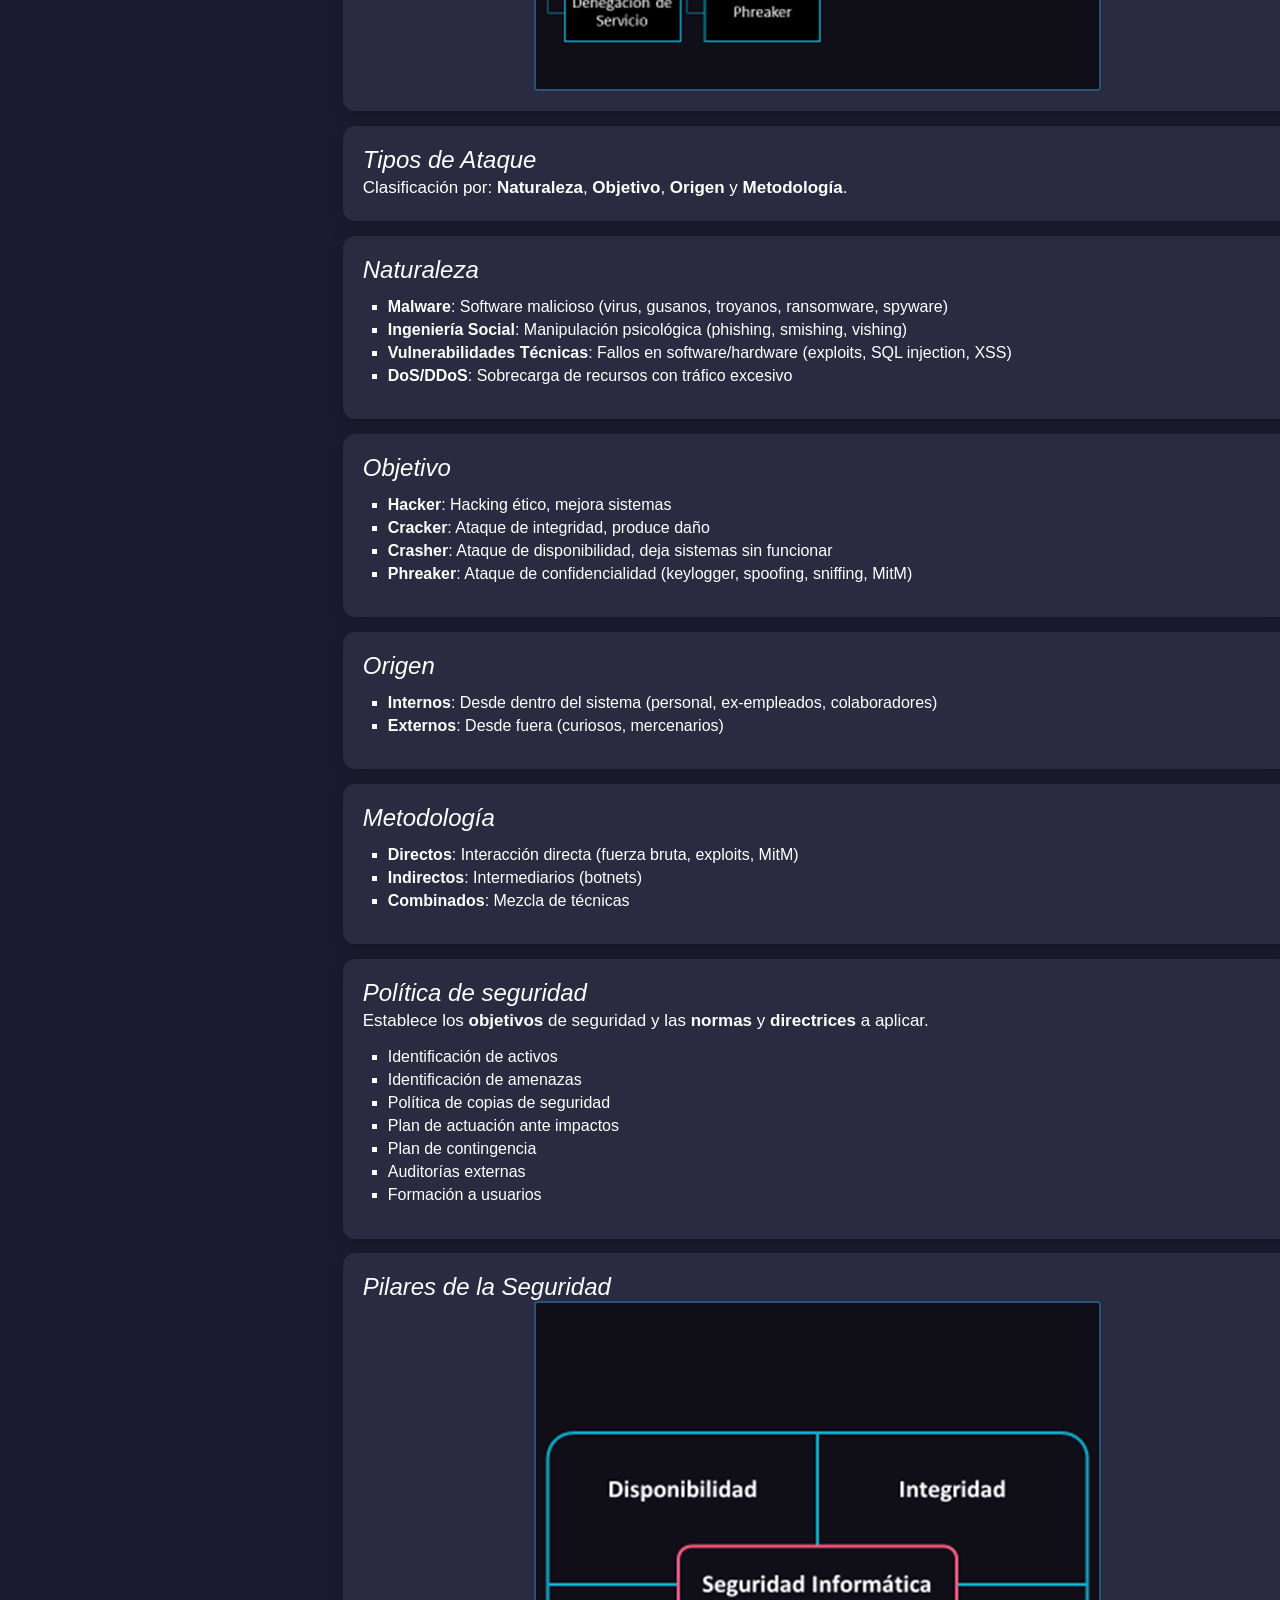
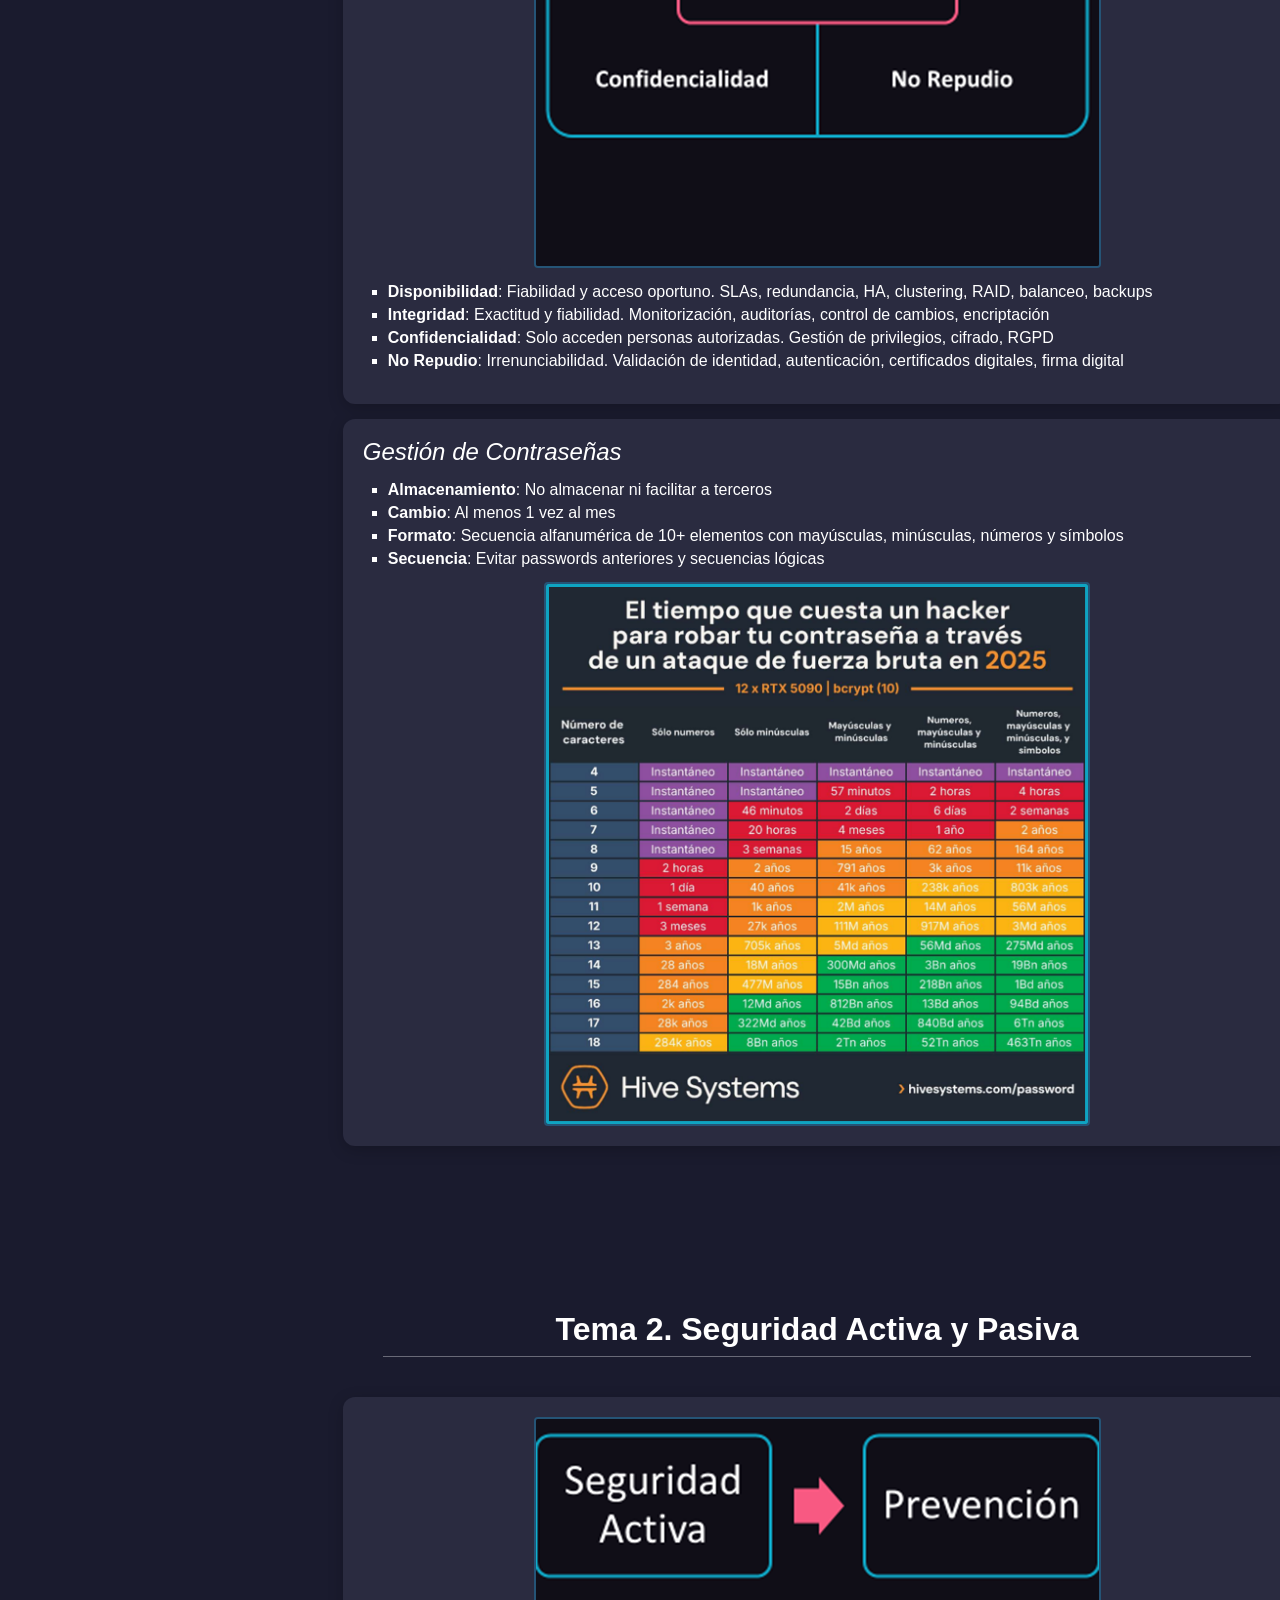
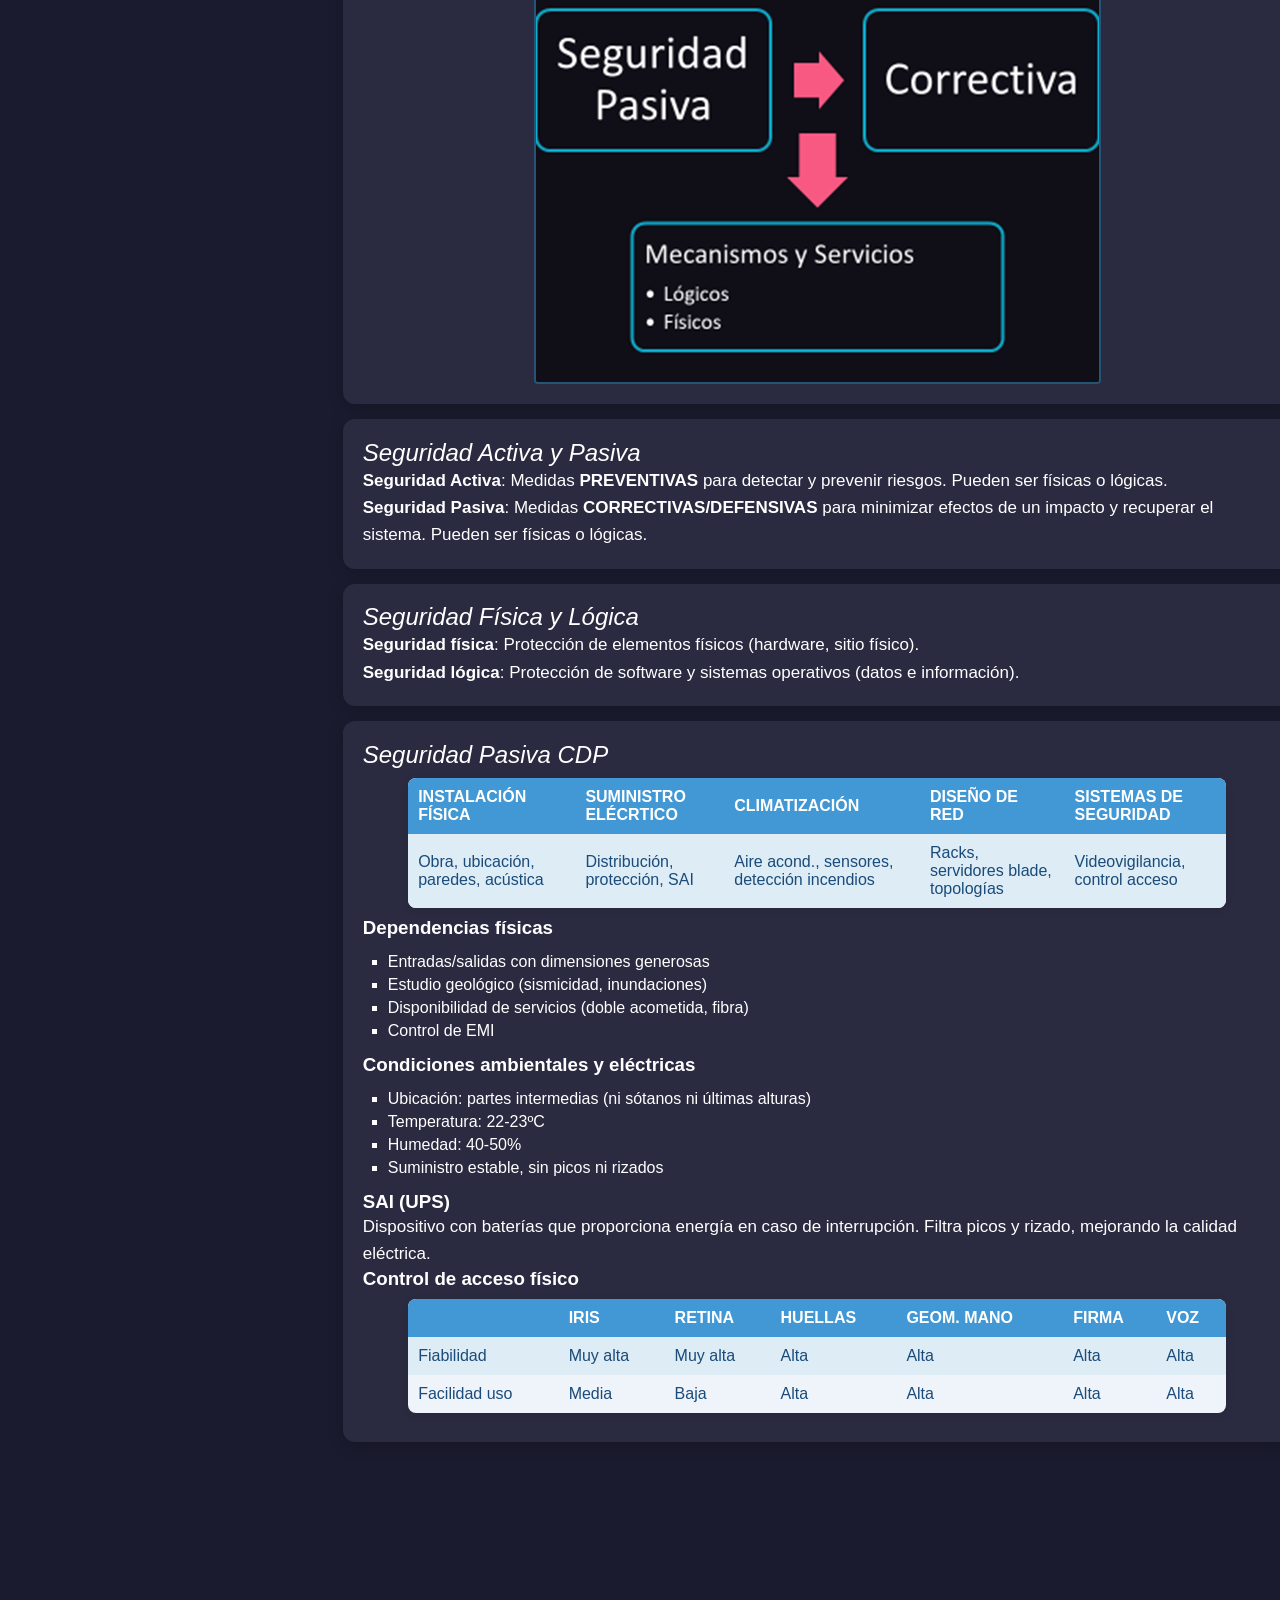
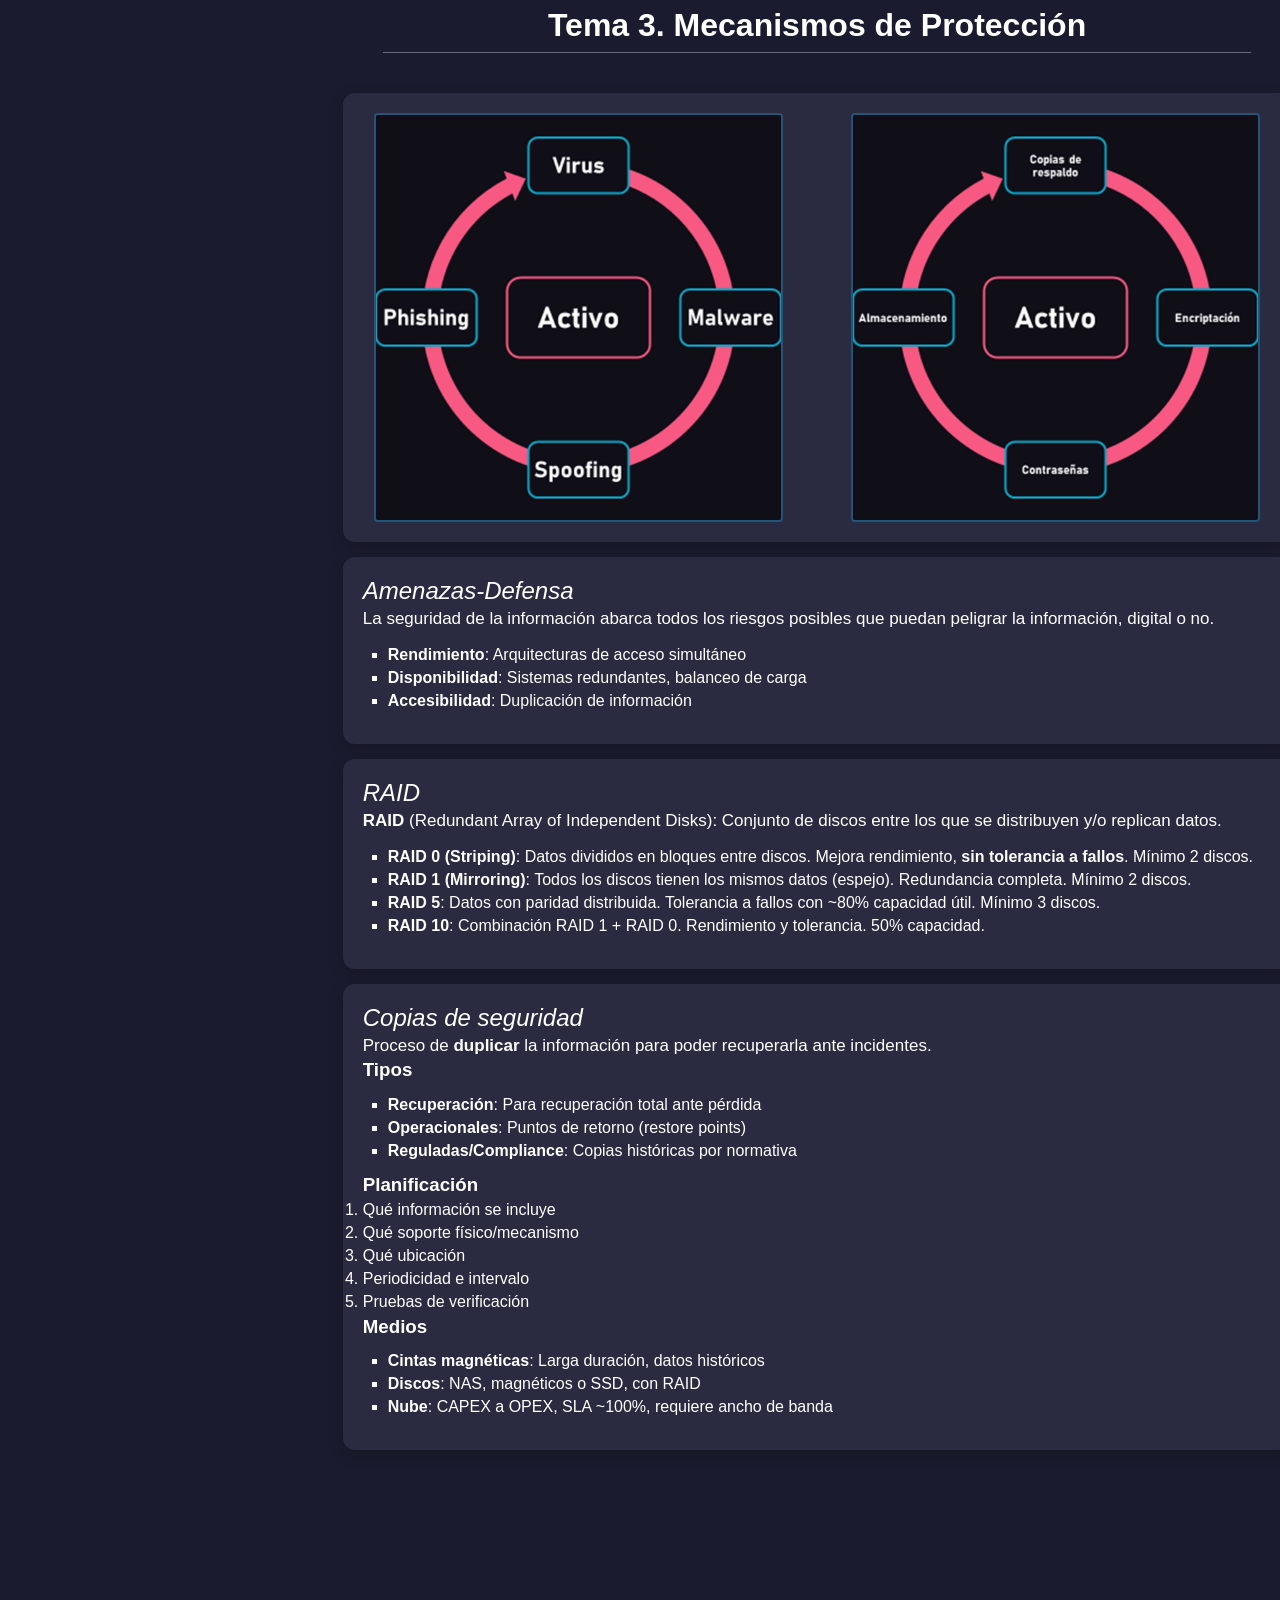
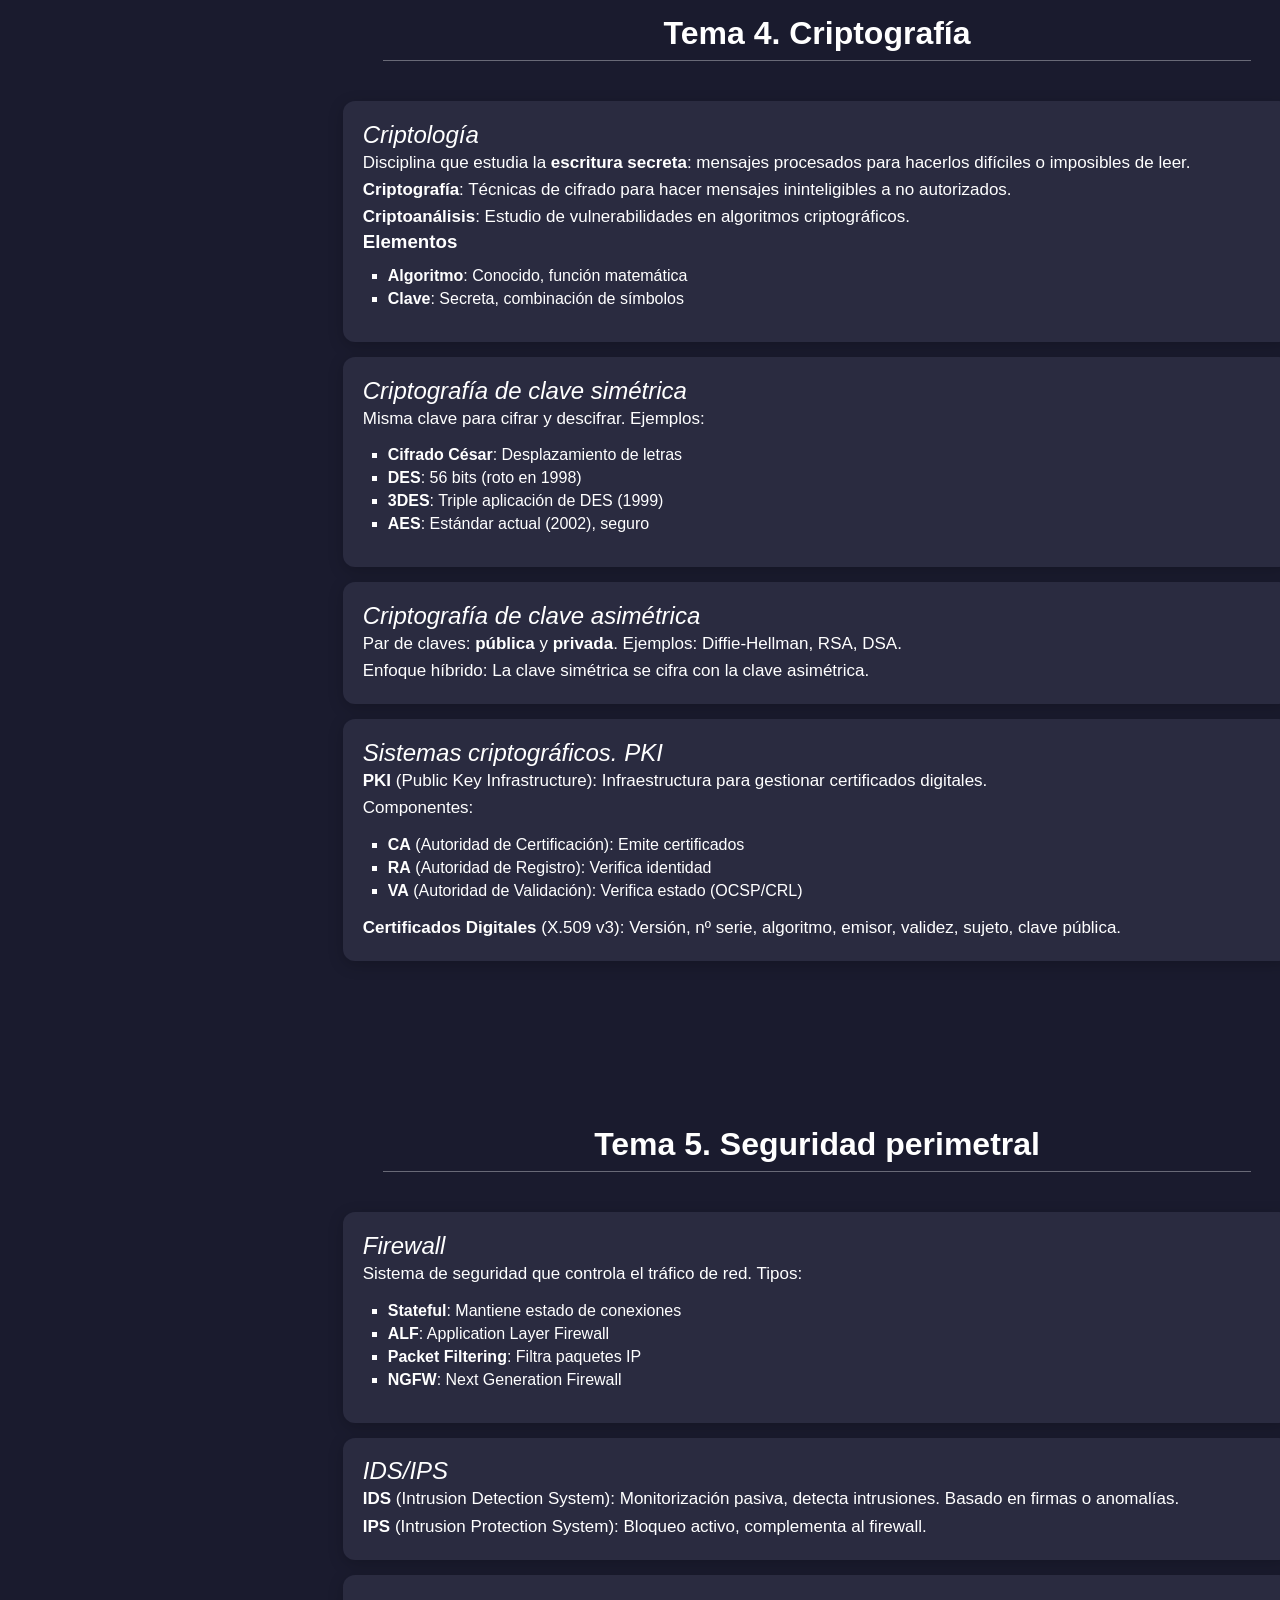
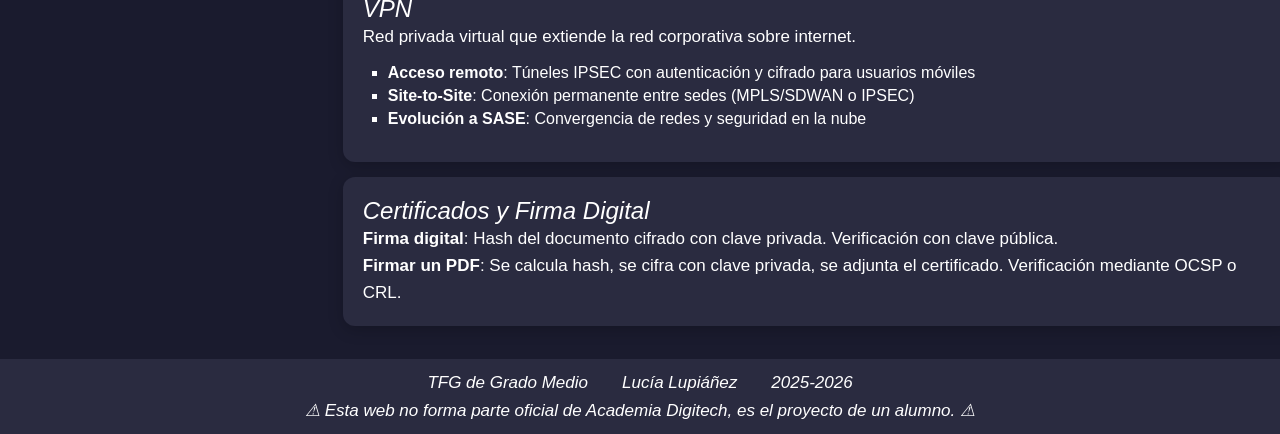
<file: si.html>
<!DOCTYPE html>
<html>
	<head>
		<meta name="viewport" content="width=device-width, initial-scale=1">
		<link rel="stylesheet" href="base.css">
		<link rel="stylesheet" href="si.css">
		<title>Seguridad Informática</title>
	</head>
	
	<body>
		<nav>
			<div id="logo">
				<div class="ico"><img src="./Imagenes/ico.png"></div>
				<div class="apunte">Apuntes 2º SMR</div>
			</div>
			
			<section id="hea">
				<ul>
					<!--INICIO-->
					<li>
						<article class="asignatura">
							<a href="index.html">Inicio</a>
						</article>
					</li>

					<!--APLICACIONES WEB-->
					<li> 
						<article class="asignatura">
							<a href="aw.html">Aplicaciones web</a>
							<ul>
								<li><a href="aw.html">HTML</a></li>
								<li><a href="aw.html">CSS</a></li>
							</ul>
						</article>
					</li>

					<!--DIGITALIZACIÓN-->
					<li> 
						<article class="asignatura">
							<a href="dasp.html">Digitalización</a>
							<ul>
								<li><a href="dasp.html">Tema 1</a></li>
								<li><a href="dasp.html">Tema 2</a></li>
								<li><a href="dasp.html">Tema 3</a></li>
								<li><a href="dasp.html">Tema 4</a></li>
								<li><a href="dasp.html">Tema 5</a></li>
							</ul>
						</article>
					</li>

					<!--ITINERARIO-->
					<li> 
						<article class="asignatura">
							<a href="ipell.html">Itinerario Personal Ⅱ</a>
							<ul>
								<li><a href="ipell.html">Unidad 1</a></li>
								<li><a href="ipell.html">Unidad 2</a></li>
								<li><a href="ipell.html">Unidad 3</a></li>
							</ul>
						</article>
					</li>

					<!--PYTHON-->
					<li>
						<article class="asignatura">
							<a href="pp.html">Programación Python</a>
							<ul>
								<li><a href="pp.html">Tema 1</a></li>
								<li><a href="pp.html">Tema 2</a></li>
								<li><a href="pp.html">Tema 3</a></li>
								<li><a href="pp.html">Tema 4</a></li>
								<li><a href="pp.html">Tema 5</a></li>
							</ul>
						</article>
					</li>

					<!--SERVICIOS EN RED-->
					<li>
						<article class="asignatura">
							<a href="sr.html">Servicios en red</a>
							<ul>
								<li><a href="sr.html">Cisco</a></li>
								<li><a href="sr.html">Linux</a></li>
							</ul>
						</article>
					</li>
					
					<!--SISTEMAS OPERATIVOS EN RED-->
					<li>
						<article class="asignatura">
							<a href="sor.html">Sist. Operativos Red</a>
							<ul>
								<li><a href="sor.html">Tema 1</a></li>
								<li><a href="sor.html">Tema 2</a></li>
								<li><a href="sor.html">Tema 3</a></li>
								<li><a href="sor.html">Tema 4</a></li>
								<li><a href="sor.html">Tema 5</a></li>
								<li><a href="sor.html">Tema 6</a></li>
								<li><a href="sor.html">Tema 7</a></li>
							</ul>
						</article>
					</li>
				</ul>
			</section>
		</nav>

		<div id="indice">
			<h1>Índice</h1>
			<hr>
			<h2>Tema 0. Conceptos básicos</h2>
			<ol type="1">
				<li class="lista"><a href="#0a">Activo</a></li>
				<li class="lista"><a href="#0b">Vulnerabilidad</a></li>
				<li class="lista"><a href="#0c">Amenaza</a></li>
				<li class="lista"><a href="#0d">Riesgo y Ataque</a></li>
				<li class="lista"><a href="#0e">Impacto</a></li>
				<li class="lista"><a href="#0f">Día cero</a></li>
			</ol>
			<h2>Tema 1. Ataques y Política</h2>
			<ol type="1">
				<li class="lista"><a href="#1a">Tipos de Ataque</a></li>
				<li class="lista"><a href="#1b">Naturaleza</a></li>
				<li class="lista"><a href="#1c">Objetivo</a></li>
				<li class="lista"><a href="#1d">Origen</a></li>
				<li class="lista"><a href="#1e">Metodología</a></li>
				<li class="lista"><a href="#1f">Política de seguridad</a></li>
				<li class="lista"><a href="#1g">Pilares</a></li>
				<li class="lista"><a href="#1h">Gestión de Contraseñas</a></li>
			</ol>
			<h2>Tema 2. Seguridad Activa/Pasiva</h2>
			<ol type="1">
				<li class="lista"><a href="#2a">Seguridad Activa y Pasiva</a></li>
				<li class="lista"><a href="#2b">Seguridad Física y Lógica</a></li>
				<li class="lista"><a href="#2c">Seguridad Pasiva CDP</a></li>
			</ol>
			<h2>Tema 3. Protección</h2>
			<ol type="1">
				<li class="lista"><a href="#3a">Amenazas-Defensa</a></li>
				<li class="lista"><a href="#3b">RAID</a></li>
				<li class="lista"><a href="#3c">Copias de seguridad</a></li>
			</ol>
			<h2>Tema 4. Criptografía</h2>
			<ol type="1">
				<li class="lista"><a href="#4a">Criptología</a></li>
				<li class="lista"><a href="#4b">Criptografía simétrica</a></li>
				<li class="lista"><a href="#4c">Criptografía asimétrica</a></li>
				<li class="lista"><a href="#4d">PKI</a></li>
			</ol>
			<h2>Tema 5. Seguridad perimetral</h2>
			<ol type="1">
				<li class="lista"><a href="#5a">Firewall</a></li>
				<li class="lista"><a href="#5b">IDS/IPS</a></li>
				<li class="lista"><a href="#5c">VPN</a></li>
				<li class="lista"><a href="#5d">Certificados</a></li>
			</ol>
		</div>

		<section class="contenido">
			<div class="section-title"><h1>Tema 0. Conceptos básicos</h1></div>

			<article class="articulo">
				<img src="Imagenes/Pasted image 20251028123502.png" alt="Esquema Tema 0">
			</article>			

			<article class="articulo">
				<h2><a name="0a"><span>Activo</span></a></h2>
				<p><strong>Activos Informáticos</strong>: Recursos TIC que pertenecen a una empresa que se emplean para gestionar datos e información y que necesitan protección.</p>
				<ul>
					<li>Datos/Información</li>
					<li>Software/Aplicaciones</li>
					<li>Hardware</li>
					<li>Instalaciones</li>
					<li>Personal</li>
					<li>Comunicaciones</li>
					<li>Servicios</li>
				</ul>
			</article>

			<article class="articulo">
				<h2><a name="0b"><span>Vulnerabilidad</span></a></h2>
				<p>Cualquier <strong>fallo</strong>, <strong>error</strong> o <strong>debilidad</strong> en el diseño, implementación, configuración o gestión de un sistema que puede ser aprovechado por un atacante. Pone en peligro la integridad, disponibilidad y confidencialidad.</p>
				<p>Catálogo público: <strong>CVE</strong> (Common Vulnerabilities and Exposures), mantenido por MITRE. Formato: CVE-YYYY-NNNNN.</p>
				<img src="Imagenes/Pasted image 20251028124511.png" alt="Vulnerabilidad">
			</article>

			<article class="articulo">
				<h2><a name="0c"><span>Amenaza</span></a></h2>
				<p>Cualquier <strong>circunstancia</strong>, <strong>evento</strong> o <strong>acción</strong> con potencial de causar <strong>daño</strong>, <strong>interrupción</strong> o poner en <strong>compromiso</strong> los sistemas aprovechando una vulnerabilidad. Pueden tener origen <strong>externo</strong> o <strong>interno</strong>.</p>
			</article>

			<article class="articulo">
				<h2><a name="0d"><span>Riesgo y Ataque</span></a></h2>
				<p><strong>Riesgo</strong>: probabilidad de que se materialice una <strong>amenaza</strong> aprovechando una <strong>vulnerabilidad</strong>.</p>
				<p>Si la probabilidad de materialización es del <strong>100%</strong>, lo que tenemos es un <strong>Ataque</strong>.</p>
			</article>

			<article class="articulo">
				<h2><a name="0e"><span>Impacto</span></a></h2>
				<p>Consecuencias <strong>negativas</strong> cuando una amenaza o vulnerabilidad se explota:</p>
				<ul>
					<li><strong>Confidencialidad</strong>: Acceso no autorizado a datos sensibles</li>
					<li><strong>Integridad</strong>: Manipulación no autorizada de datos</li>
					<li><strong>Disponibilidad</strong>: Interrupción de servicios</li>
					<li><strong>Económico</strong>: Costes por recuperación, multas</li>
					<li><strong>Reputacional</strong>: Pérdida de confianza</li>
					<li><strong>Operativo</strong>: Desgaste de recursos</li>
					<li><strong>Corporativo-normativo</strong>: Sanciones legales</li>
				</ul>
			</article>

			<article class="articulo">
				<h2><a name="0f"><span>Día cero - Tiempo de reacción</span></a></h2>
				<p><strong>Día Cero (Zero-day)</strong>: Vulnerabilidad de software desconocida por el fabricante y la comunidad, sin parche disponible. Los ataques de día cero tienen <strong>riesgo alto</strong>.</p>
				<p><strong>Tiempo de reacción</strong>: Intervalo entre la detección de una amenaza y la puesta en marcha de medidas de respuesta. Un tiempo corto permite contener los impactos.</p>
			</article>
		</section>

		<section class="contenido">
			<div class="section-title"><h1>Tema 1. Ataques y Política de seguridad</h1></div>
			<article class="articulo">
				<img src="Imagenes/Pasted image 20251028134324.png" alt="Esquema Tema 1">
			</article>
			

			<article class="articulo">
				<h2><a name="1a"><span>Tipos de Ataque</span></a></h2>
				<p>Clasificación por: <strong>Naturaleza</strong>, <strong>Objetivo</strong>, <strong>Origen</strong> y <strong>Metodología</strong>.</p>
			</article>

			<article class="articulo">
				<h2><a name="1b"><span>Naturaleza</span></a></h2>
				<ul>
					<li><strong>Malware</strong>: Software malicioso (virus, gusanos, troyanos, ransomware, spyware)</li>
					<li><strong>Ingeniería Social</strong>: Manipulación psicológica (phishing, smishing, vishing)</li>
					<li><strong>Vulnerabilidades Técnicas</strong>: Fallos en software/hardware (exploits, SQL injection, XSS)</li>
					<li><strong>DoS/DDoS</strong>: Sobrecarga de recursos con tráfico excesivo</li>
				</ul>
			</article>

			<article class="articulo">
				<h2><a name="1c"><span>Objetivo</span></a></h2>
				<ul>
					<li><strong>Hacker</strong>: Hacking ético, mejora sistemas</li>
					<li><strong>Cracker</strong>: Ataque de integridad, produce daño</li>
					<li><strong>Crasher</strong>: Ataque de disponibilidad, deja sistemas sin funcionar</li>
					<li><strong>Phreaker</strong>: Ataque de confidencialidad (keylogger, spoofing, sniffing, MitM)</li>
				</ul>
			</article>

			<article class="articulo">
				<h2><a name="1d"><span>Origen</span></a></h2>
				<ul>
					<li><strong>Internos</strong>: Desde dentro del sistema (personal, ex-empleados, colaboradores)</li>
					<li><strong>Externos</strong>: Desde fuera (curiosos, mercenarios)</li>
				</ul>
			</article>

			<article class="articulo">
				<h2><a name="1e"><span>Metodología</span></a></h2>
				<ul>
					<li><strong>Directos</strong>: Interacción directa (fuerza bruta, exploits, MitM)</li>
					<li><strong>Indirectos</strong>: Intermediarios (botnets)</li>
					<li><strong>Combinados</strong>: Mezcla de técnicas</li>
				</ul>
			</article>

			<article class="articulo">
				<h2><a name="1f"><span>Política de seguridad</span></a></h2>
				<p>Establece los <strong>objetivos</strong> de seguridad y las <strong>normas</strong> y <strong>directrices</strong> a aplicar.</p>
				<ul>
					<li>Identificación de activos</li>
					<li>Identificación de amenazas</li>
					<li>Política de copias de seguridad</li>
					<li>Plan de actuación ante impactos</li>
					<li>Plan de contingencia</li>
					<li>Auditorías externas</li>
					<li>Formación a usuarios</li>
				</ul>
			</article>

			<article class="articulo">
				<h2><a name="1g"><span>Pilares de la Seguridad</span></a></h2>
				<img src="Imagenes/Pasted image 20251031123517.png" alt="Pilares">
				<ul>
					<li><strong>Disponibilidad</strong>: Fiabilidad y acceso oportuno. SLAs, redundancia, HA, clustering, RAID, balanceo, backups</li>
					<li><strong>Integridad</strong>: Exactitud y fiabilidad. Monitorización, auditorías, control de cambios, encriptación</li>
					<li><strong>Confidencialidad</strong>: Solo acceden personas autorizadas. Gestión de privilegios, cifrado, RGPD</li>
					<li><strong>No Repudio</strong>: Irrenunciabilidad. Validación de identidad, autenticación, certificados digitales, firma digital</li>
				</ul>
			</article>

			<article class="articulo">
				<h2><a name="1h"><span>Gestión de Contraseñas</span></a></h2>
				<ul>
					<li><strong>Almacenamiento</strong>: No almacenar ni facilitar a terceros</li>
					<li><strong>Cambio</strong>: Al menos 1 vez al mes</li>
					<li><strong>Formato</strong>: Secuencia alfanumérica de 10+ elementos con mayúsculas, minúsculas, números y símbolos</li>
					<li><strong>Secuencia</strong>: Evitar passwords anteriores y secuencias lógicas</li>
				</ul>
				<img src="Imagenes/Pasted image 20251031134317.png" alt="Gestión de Contraseñas" style="max-width:60%">
			</article>
		</section>

		<section class="contenido">
			<div class="section-title"><h1>Tema 2. Seguridad Activa y Pasiva</h1></div>
			<article class="articulo">
				<img src="Imagenes/Pasted image 20251104102505.png" alt="Relaciones en seguridad">
			</article>
			

			<article class="articulo">
				<h2><a name="2a"><span>Seguridad Activa y Pasiva</span></a></h2>
				<p><strong>Seguridad Activa</strong>: Medidas <strong>PREVENTIVAS</strong> para detectar y prevenir riesgos. Pueden ser físicas o lógicas.</p>
				<p><strong>Seguridad Pasiva</strong>: Medidas <strong>CORRECTIVAS/DEFENSIVAS</strong> para minimizar efectos de un impacto y recuperar el sistema. Pueden ser físicas o lógicas.</p>
			</article>

			<article class="articulo">
				<h2><a name="2b"><span>Seguridad Física y Lógica</span></a></h2>
				<p><strong>Seguridad física</strong>: Protección de elementos físicos (hardware, sitio físico).</p>
				<p><strong>Seguridad lógica</strong>: Protección de software y sistemas operativos (datos e información).</p>
			</article>

			<article class="articulo">
				<h2><a name="2c"><span>Seguridad Pasiva CDP</span></a></h2>
				<table>
					<tr><th>INSTALACIÓN FÍSICA</th><th>SUMINISTRO ELÉCRTICO</th><th>CLIMATIZACIÓN</th><th>DISEÑO DE RED</th><th>SISTEMAS DE SEGURIDAD</th></tr>
					<tr><td>Obra, ubicación, paredes, acústica</td><td>Distribución, protección, SAI</td><td>Aire acond., sensores, detección incendios</td><td>Racks, servidores blade, topologías</td><td>Videovigilancia, control acceso</td></tr>
				</table>
				<h3>Dependencias físicas</h3>
				<ul>
					<li>Entradas/salidas con dimensiones generosas</li>
					<li>Estudio geológico (sismicidad, inundaciones)</li>
					<li>Disponibilidad de servicios (doble acometida, fibra)</li>
					<li>Control de EMI</li>
				</ul>
				<h3>Condiciones ambientales y eléctricas</h3>
				<ul>
					<li>Ubicación: partes intermedias (ni sótanos ni últimas alturas)</li>
					<li>Temperatura: 22-23ºC</li>
					<li>Humedad: 40-50%</li>
					<li>Suministro estable, sin picos ni rizados</li>
				</ul>
				<h3>SAI (UPS)</h3>
				<p>Dispositivo con baterías que proporciona energía en caso de interrupción. Filtra picos y rizado, mejorando la calidad eléctrica.</p>
				<h3>Control de acceso físico</h3>
				<table>
					<tr>
						<th></th>
						<th>IRIS</th>
						<th>RETINA</th>
						<th>HUELLAS</th>
						<th>GEOM. MANO</th>
						<th>FIRMA</th>
						<th>VOZ</th>
					</tr>
					
						<tr><td>Fiabilidad</td>
							<td>Muy alta</td>
							<td>Muy alta</td>
							<td>Alta</td>
							<td>Alta</td>
							<td>Alta</td>
							<td>Alta</td>
						</tr>
					
						<tr>
							<td>Facilidad uso</td>
							<td>Media</td>
							<td>Baja</td>
							<td>Alta</td>
							<td>Alta</td>
							<td>Alta</td>
							<td>Alta</td>
						</tr>
				</table>
			</article>
		</section>

		<section class="contenido">
			<div class="section-title"><h1>Tema 3. Mecanismos de Protección</h1></div>
			<article class="articulo articulo-dual">
				<img src="Imagenes/Pasted image 20251202102943.png" alt="Amenazas">
				<img src="Imagenes/Pasted image 20251202103134.png" alt="Defensa">
			</article>
			

			<article class="articulo">
				<h2><a name="3a"><span>Amenazas-Defensa</span></a></h2>
				<p>La seguridad de la información abarca todos los riesgos posibles que puedan peligrar la información, digital o no.</p>
				<ul>
					<li><strong>Rendimiento</strong>: Arquitecturas de acceso simultáneo</li>
					<li><strong>Disponibilidad</strong>: Sistemas redundantes, balanceo de carga</li>
					<li><strong>Accesibilidad</strong>: Duplicación de información</li>
				</ul>
			</article>

			<article class="articulo">
				<h2><a name="3b"><span>RAID</span></a></h2>
				<p><strong>RAID</strong> (Redundant Array of Independent Disks): Conjunto de discos entre los que se distribuyen y/o replican datos.</p>
				<ul>
					<li><strong>RAID 0 (Striping)</strong>: Datos divididos en bloques entre discos. Mejora rendimiento, <strong>sin tolerancia a fallos</strong>. Mínimo 2 discos.</li>
					<li><strong>RAID 1 (Mirroring)</strong>: Todos los discos tienen los mismos datos (espejo). Redundancia completa. Mínimo 2 discos.</li>
					<li><strong>RAID 5</strong>: Datos con paridad distribuida. Tolerancia a fallos con ~80% capacidad útil. Mínimo 3 discos.</li>
					<li><strong>RAID 10</strong>: Combinación RAID 1 + RAID 0. Rendimiento y tolerancia. 50% capacidad.</li>
				</ul>
			</article>

			<article class="articulo">
				<h2><a name="3c"><span>Copias de seguridad</span></a></h2>
				<p>Proceso de <strong>duplicar</strong> la información para poder recuperarla ante incidentes.</p>
				<h3>Tipos</h3>
				<ul>
					<li><strong>Recuperación</strong>: Para recuperación total ante pérdida</li>
					<li><strong>Operacionales</strong>: Puntos de retorno (restore points)</li>
					<li><strong>Reguladas/Compliance</strong>: Copias históricas por normativa</li>
				</ul>
				<h3>Planificación</h3>
				<ol>
					<li>Qué información se incluye</li>
					<li>Qué soporte físico/mecanismo</li>
					<li>Qué ubicación</li>
					<li>Periodicidad e intervalo</li>
					<li>Pruebas de verificación</li>
				</ol>
				<h3>Medios</h3>
				<ul>
					<li><strong>Cintas magnéticas</strong>: Larga duración, datos históricos</li>
					<li><strong>Discos</strong>: NAS, magnéticos o SSD, con RAID</li>
					<li><strong>Nube</strong>: CAPEX a OPEX, SLA ~100%, requiere ancho de banda</li>
				</ul>
			</article>
		</section>

		<section class="contenido">
			<div class="section-title"><h1>Tema 4. Criptografía</h1></div>

			<article class="articulo">
				<h2><a name="4a"><span>Criptología</span></a></h2>
				<p>Disciplina que estudia la <strong>escritura secreta</strong>: mensajes procesados para hacerlos difíciles o imposibles de leer.</p>
				<p><strong>Criptografía</strong>: Técnicas de cifrado para hacer mensajes ininteligibles a no autorizados.</p>
				<p><strong>Criptoanálisis</strong>: Estudio de vulnerabilidades en algoritmos criptográficos.</p>
				<h3>Elementos</h3>
				<ul>
					<li><strong>Algoritmo</strong>: Conocido, función matemática</li>
					<li><strong>Clave</strong>: Secreta, combinación de símbolos</li>
				</ul>
			</article>

			<article class="articulo">
				<h2><a name="4b"><span>Criptografía de clave simétrica</span></a></h2>
				<p>Misma clave para cifrar y descifrar. Ejemplos:</p>
				<ul>
					<li><strong>Cifrado César</strong>: Desplazamiento de letras</li>
					<li><strong>DES</strong>: 56 bits (roto en 1998)</li>
					<li><strong>3DES</strong>: Triple aplicación de DES (1999)</li>
					<li><strong>AES</strong>: Estándar actual (2002), seguro</li>
				</ul>
			</article>

			<article class="articulo">
				<h2><a name="4c"><span>Criptografía de clave asimétrica</span></a></h2>
				<p>Par de claves: <strong>pública</strong> y <strong>privada</strong>. Ejemplos: Diffie-Hellman, RSA, DSA.</p>
				<p>Enfoque híbrido: La clave simétrica se cifra con la clave asimétrica.</p>
			</article>

			<article class="articulo">
				<h2><a name="4d"><span>Sistemas criptográficos. PKI</span></a></h2>
				<p><strong>PKI</strong> (Public Key Infrastructure): Infraestructura para gestionar certificados digitales.</p>
				<p>Componentes:</p>
				<ul>
					<li><strong>CA</strong> (Autoridad de Certificación): Emite certificados</li>
					<li><strong>RA</strong> (Autoridad de Registro): Verifica identidad</li>
					<li><strong>VA</strong> (Autoridad de Validación): Verifica estado (OCSP/CRL)</li>
				</ul>
				<p><strong>Certificados Digitales</strong> (X.509 v3): Versión, nº serie, algoritmo, emisor, validez, sujeto, clave pública.</p>
			</article>
		</section>

		<section class="contenido">
			<div class="section-title"><h1>Tema 5. Seguridad perimetral</h1></div>

			<article class="articulo">
				<h2><a name="5a"><span>Firewall</span></a></h2>
				<p>Sistema de seguridad que controla el tráfico de red. Tipos:</p>
				<ul>
					<li><strong>Stateful</strong>: Mantiene estado de conexiones</li>
					<li><strong>ALF</strong>: Application Layer Firewall</li>
					<li><strong>Packet Filtering</strong>: Filtra paquetes IP</li>
					<li><strong>NGFW</strong>: Next Generation Firewall</li>
				</ul>
			</article>

			<article class="articulo">
				<h2><a name="5b"><span>IDS/IPS</span></a></h2>
				<p><strong>IDS</strong> (Intrusion Detection System): Monitorización pasiva, detecta intrusiones. Basado en firmas o anomalías.</p>
				<p><strong>IPS</strong> (Intrusion Protection System): Bloqueo activo, complementa al firewall.</p>
			</article>

			<article class="articulo">
				<h2><a name="5c"><span>VPN</span></a></h2>
				<p>Red privada virtual que extiende la red corporativa sobre internet.</p>
				<ul>
					<li><strong>Acceso remoto</strong>: Túneles IPSEC con autenticación y cifrado para usuarios móviles</li>
					<li><strong>Site-to-Site</strong>: Conexión permanente entre sedes (MPLS/SDWAN o IPSEC)</li>
					<li><strong>Evolución a SASE</strong>: Convergencia de redes y seguridad en la nube</li>
				</ul>
			</article>

			<article class="articulo">
				<h2><a name="5d"><span>Certificados y Firma Digital</span></a></h2>
				<p><strong>Firma digital</strong>: Hash del documento cifrado con clave privada. Verificación con clave pública.</p>
				<p><strong>Firmar un PDF</strong>: Se calcula hash, se cifra con clave privada, se adjunta el certificado. Verificación mediante OCSP o CRL.</p>
			</article>
		</section>

		<footer>
			<p>TFG de Grado Medio&emsp;&emsp;Lucía Lupiáñez&emsp;&emsp;2025-2026</p>
			<p>⚠ Esta web no forma parte oficial de Academia Digitech, es el proyecto de un alumno. ⚠</p>
		</footer>
	</body>
</html>
</file>
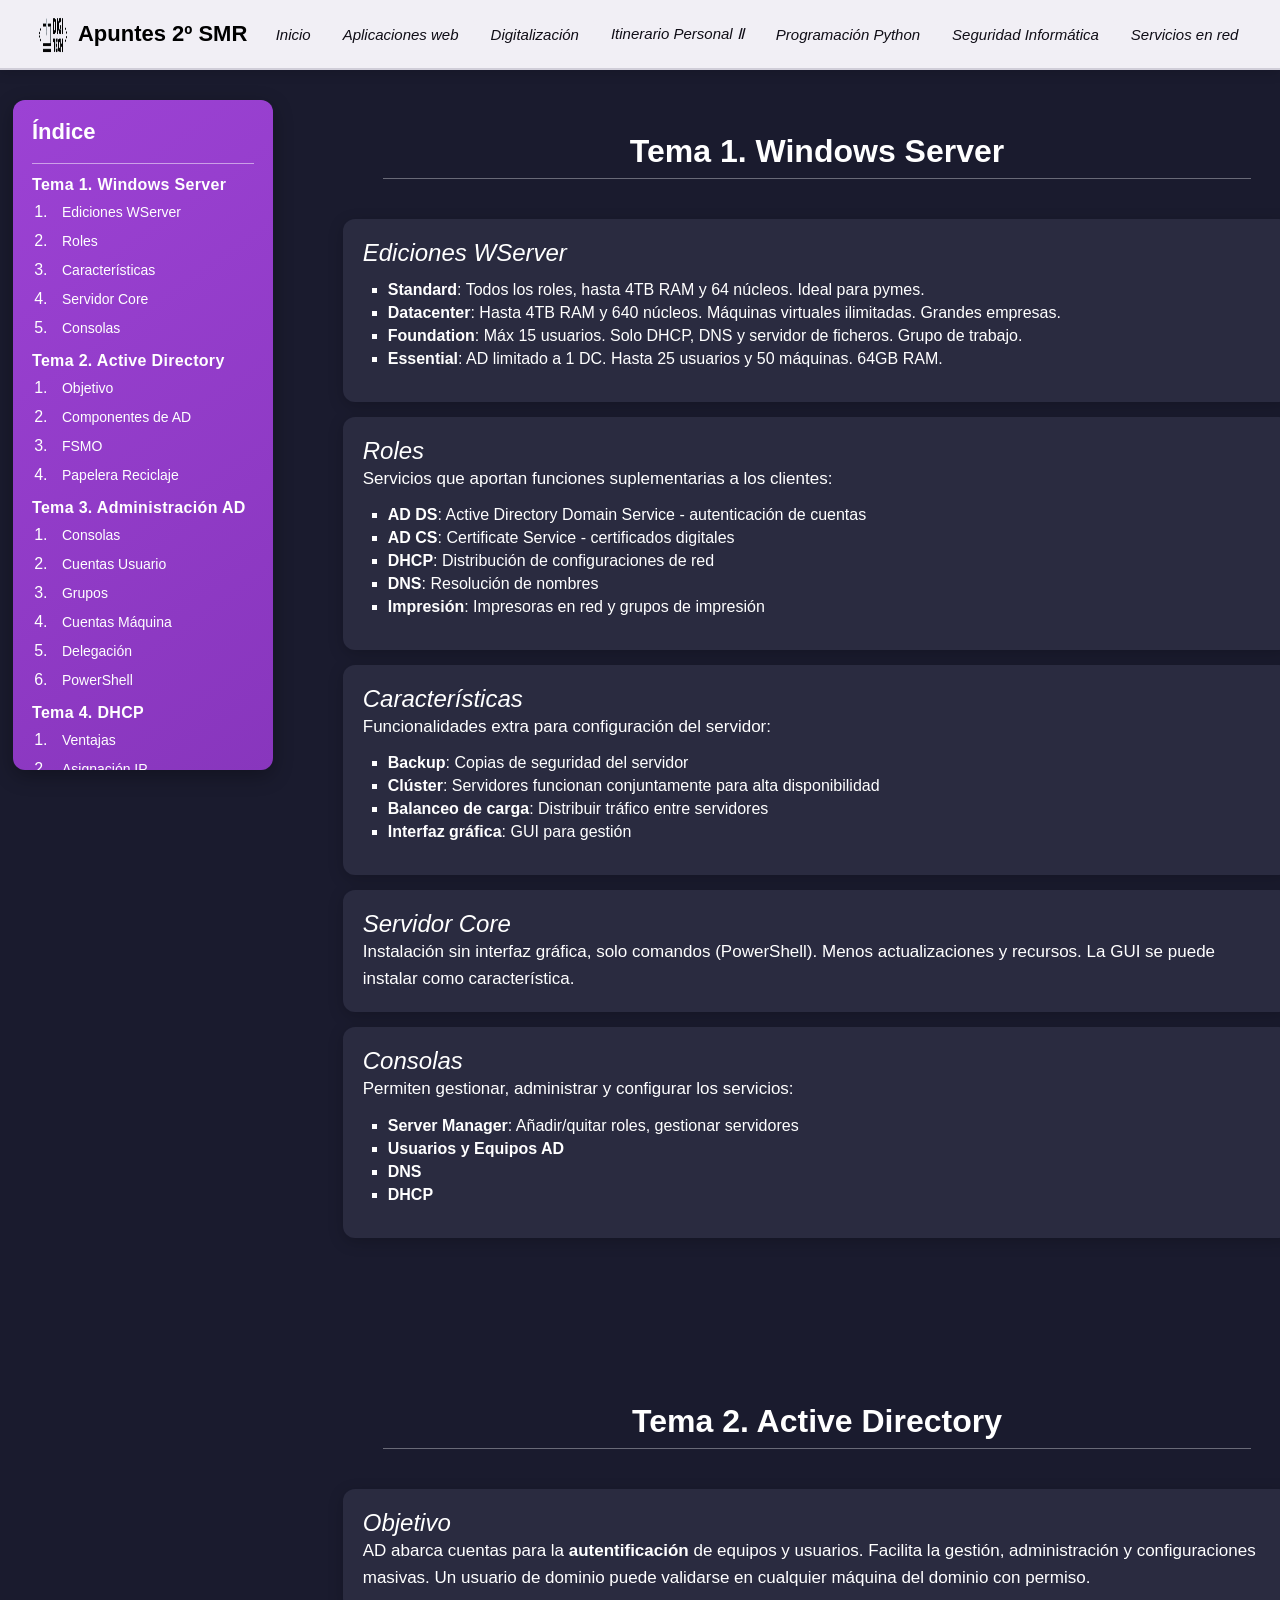
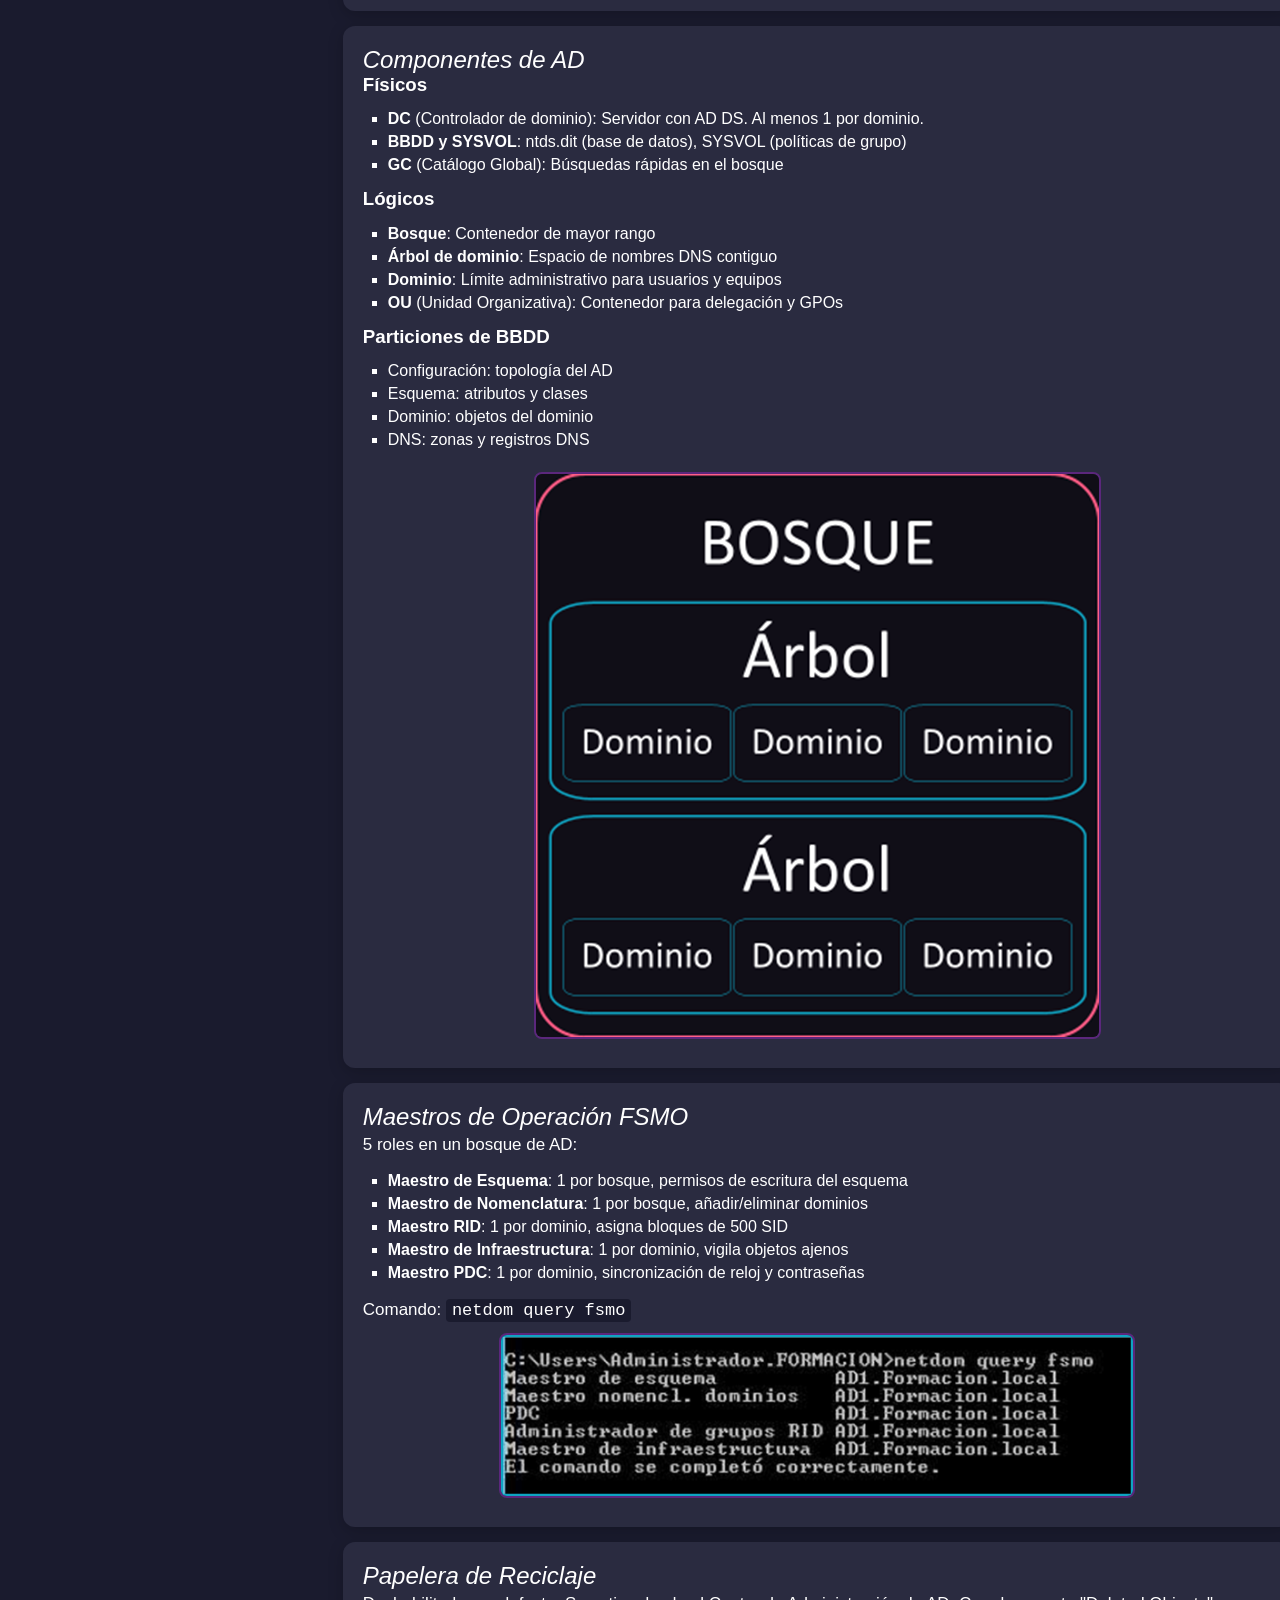
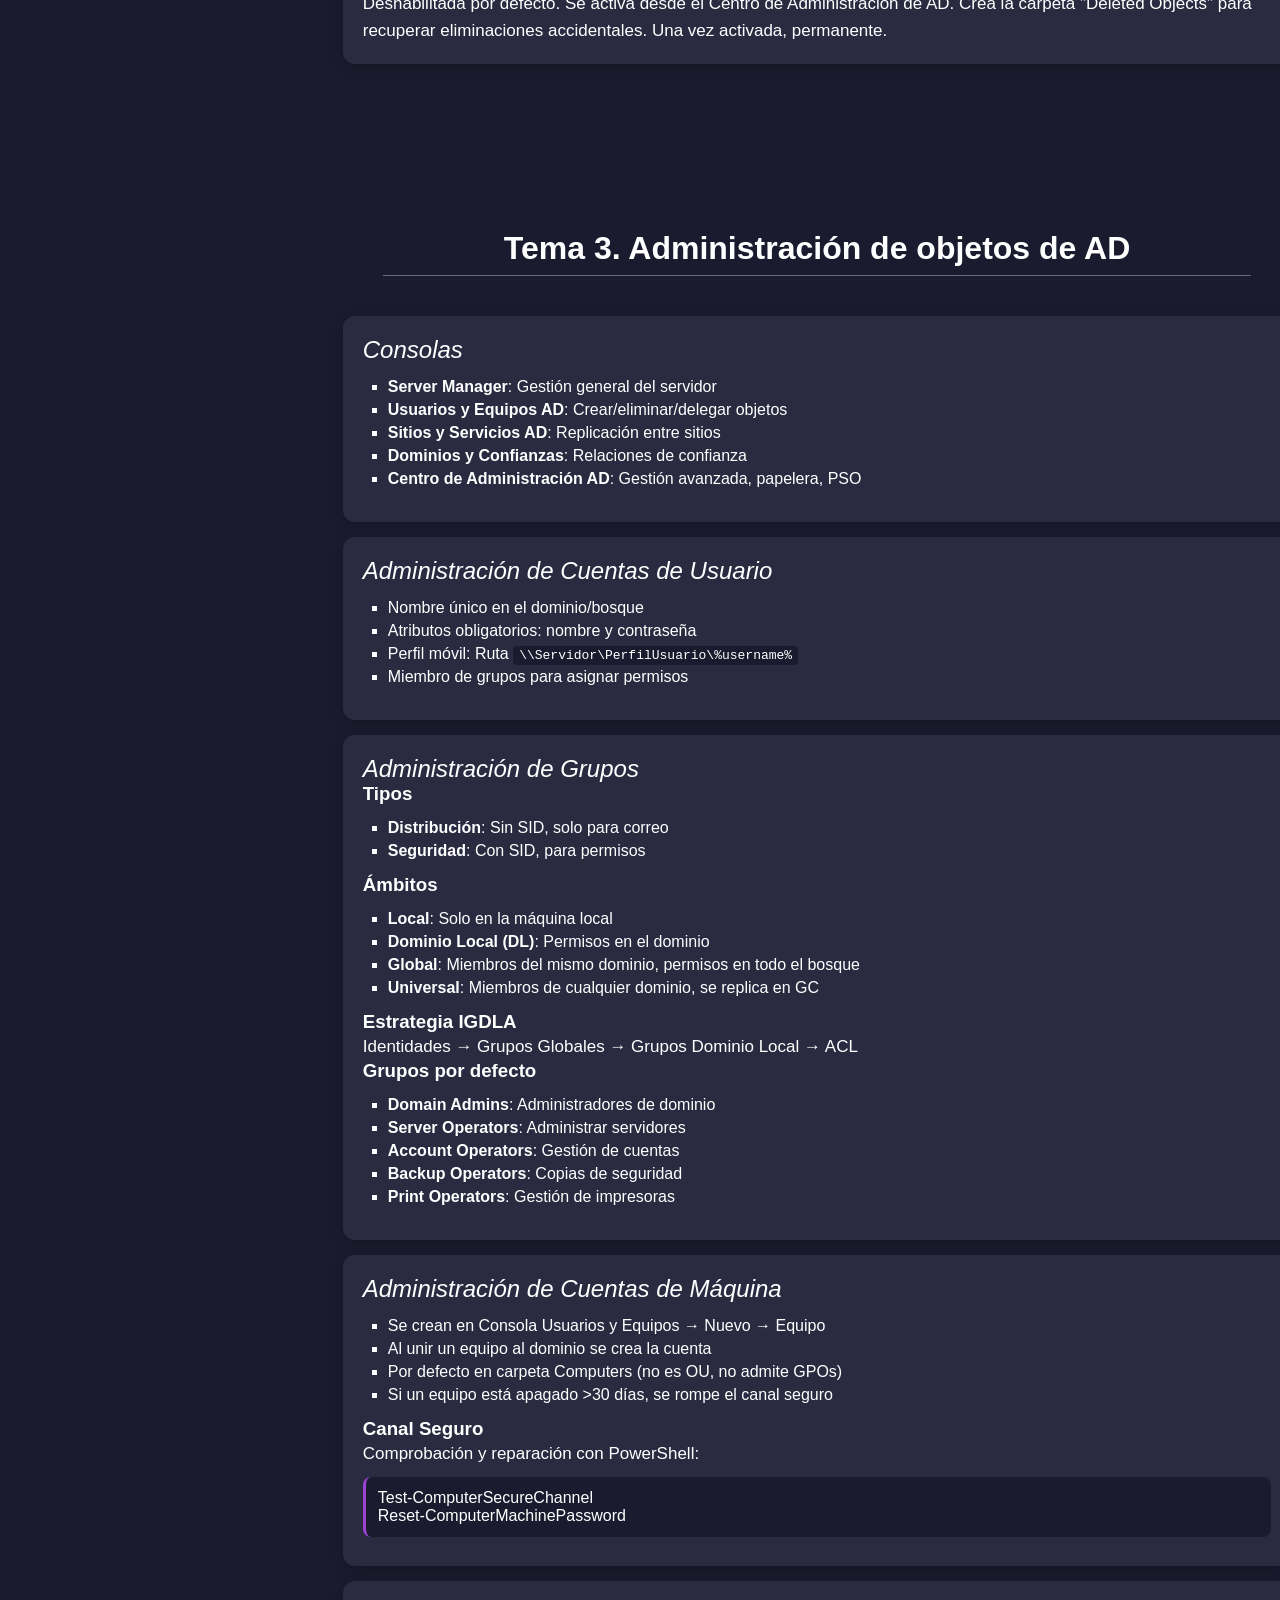
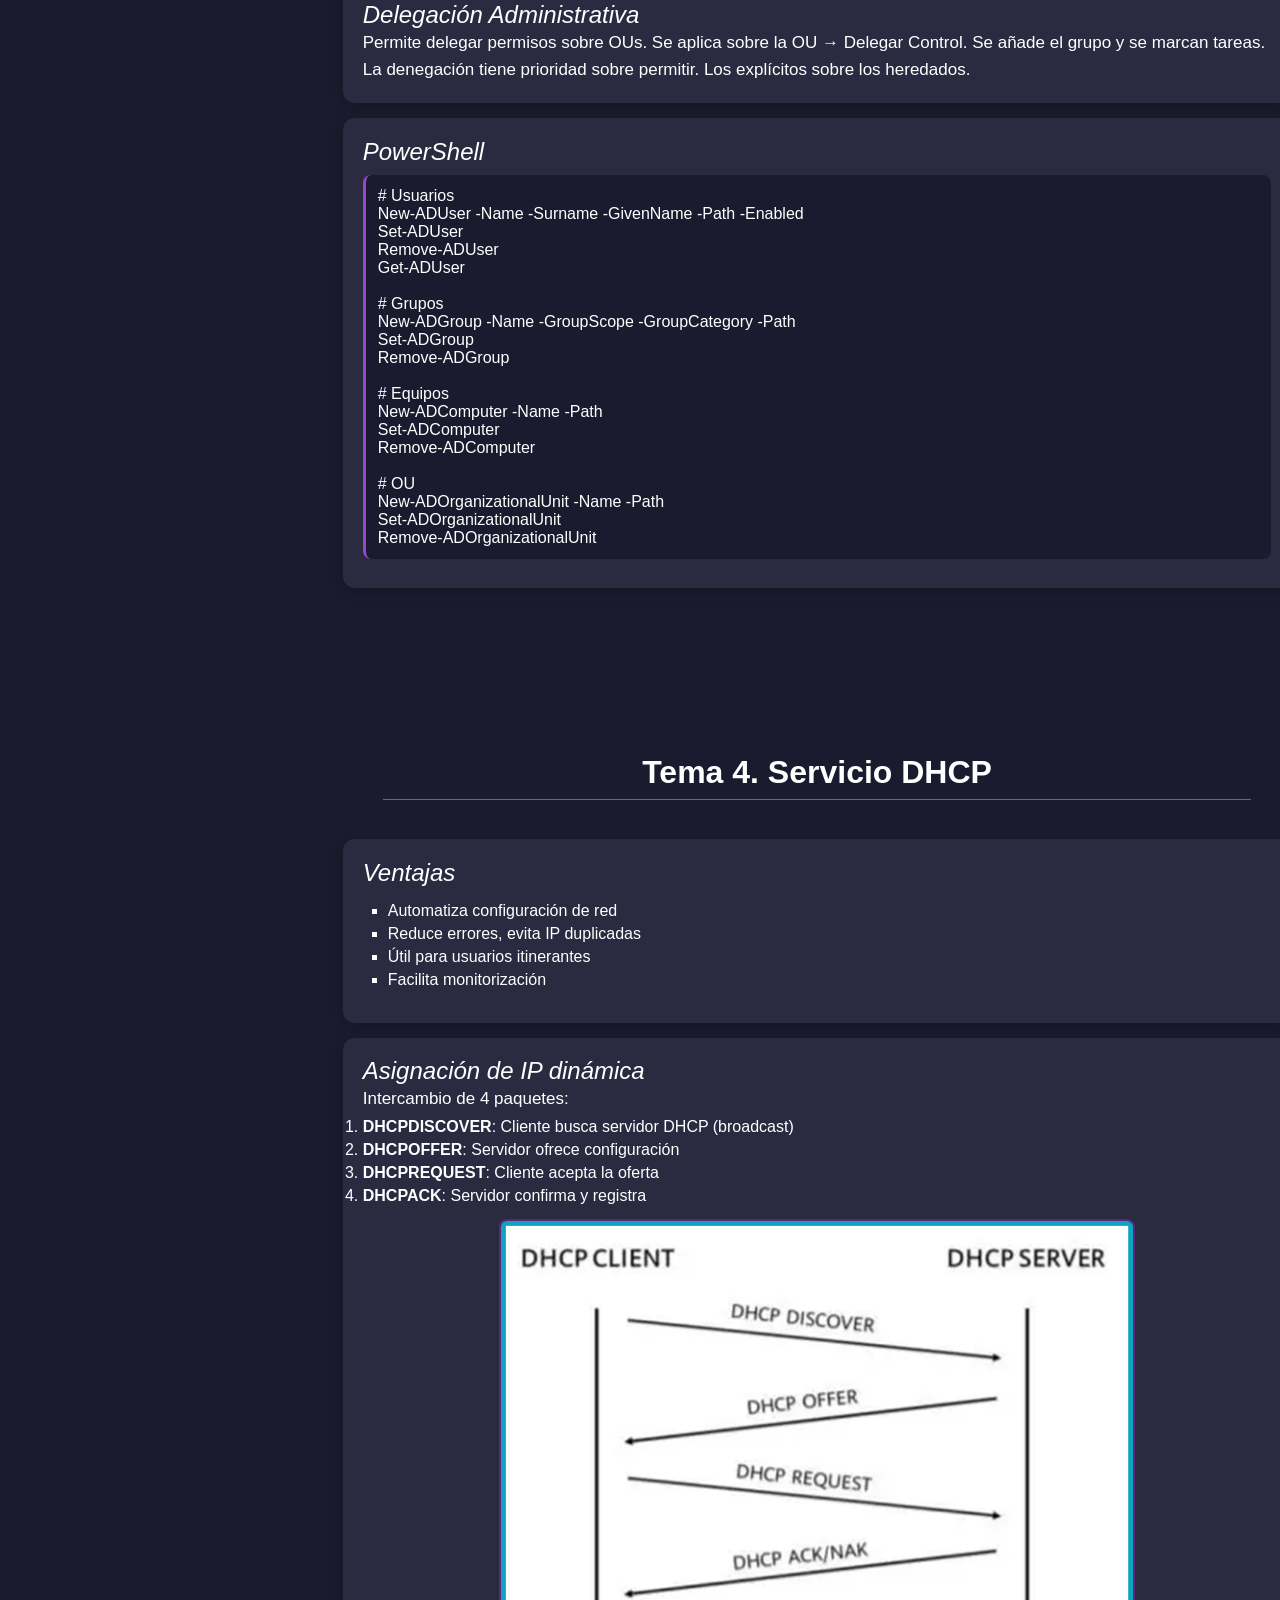
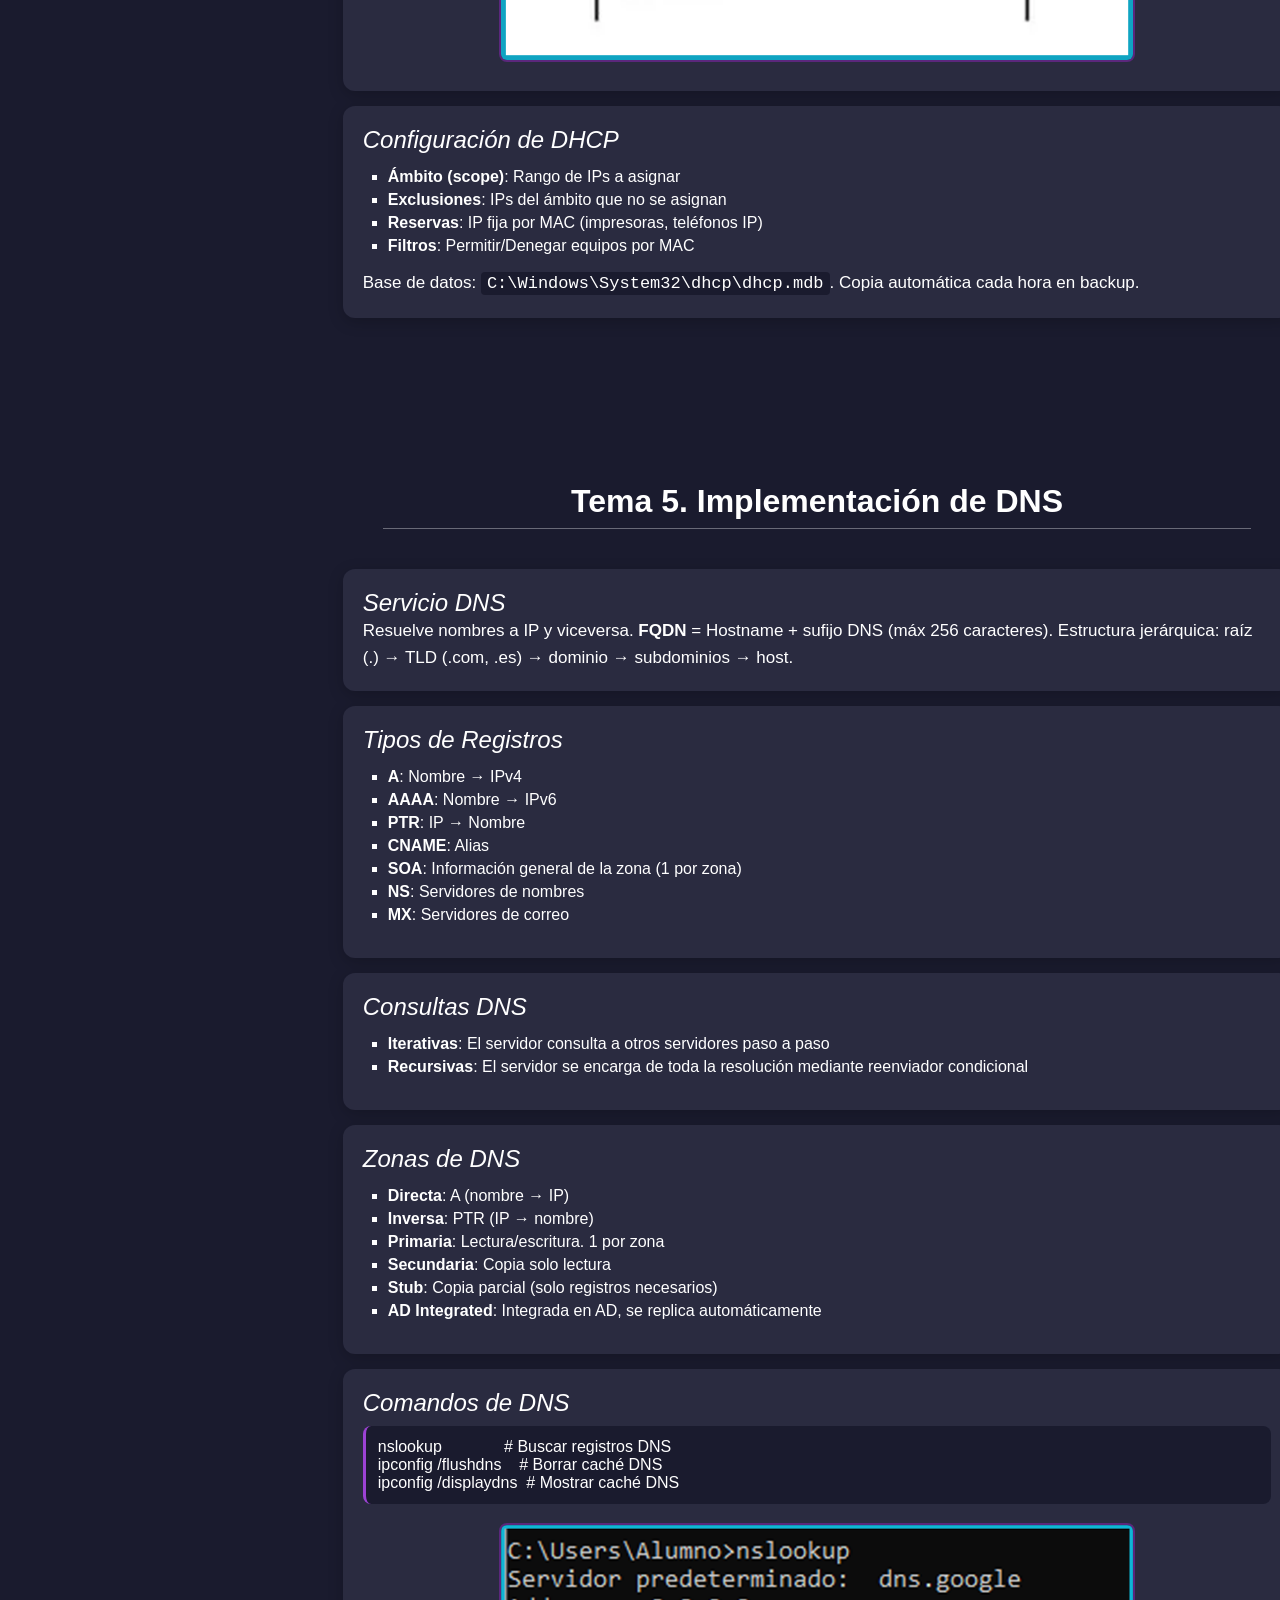
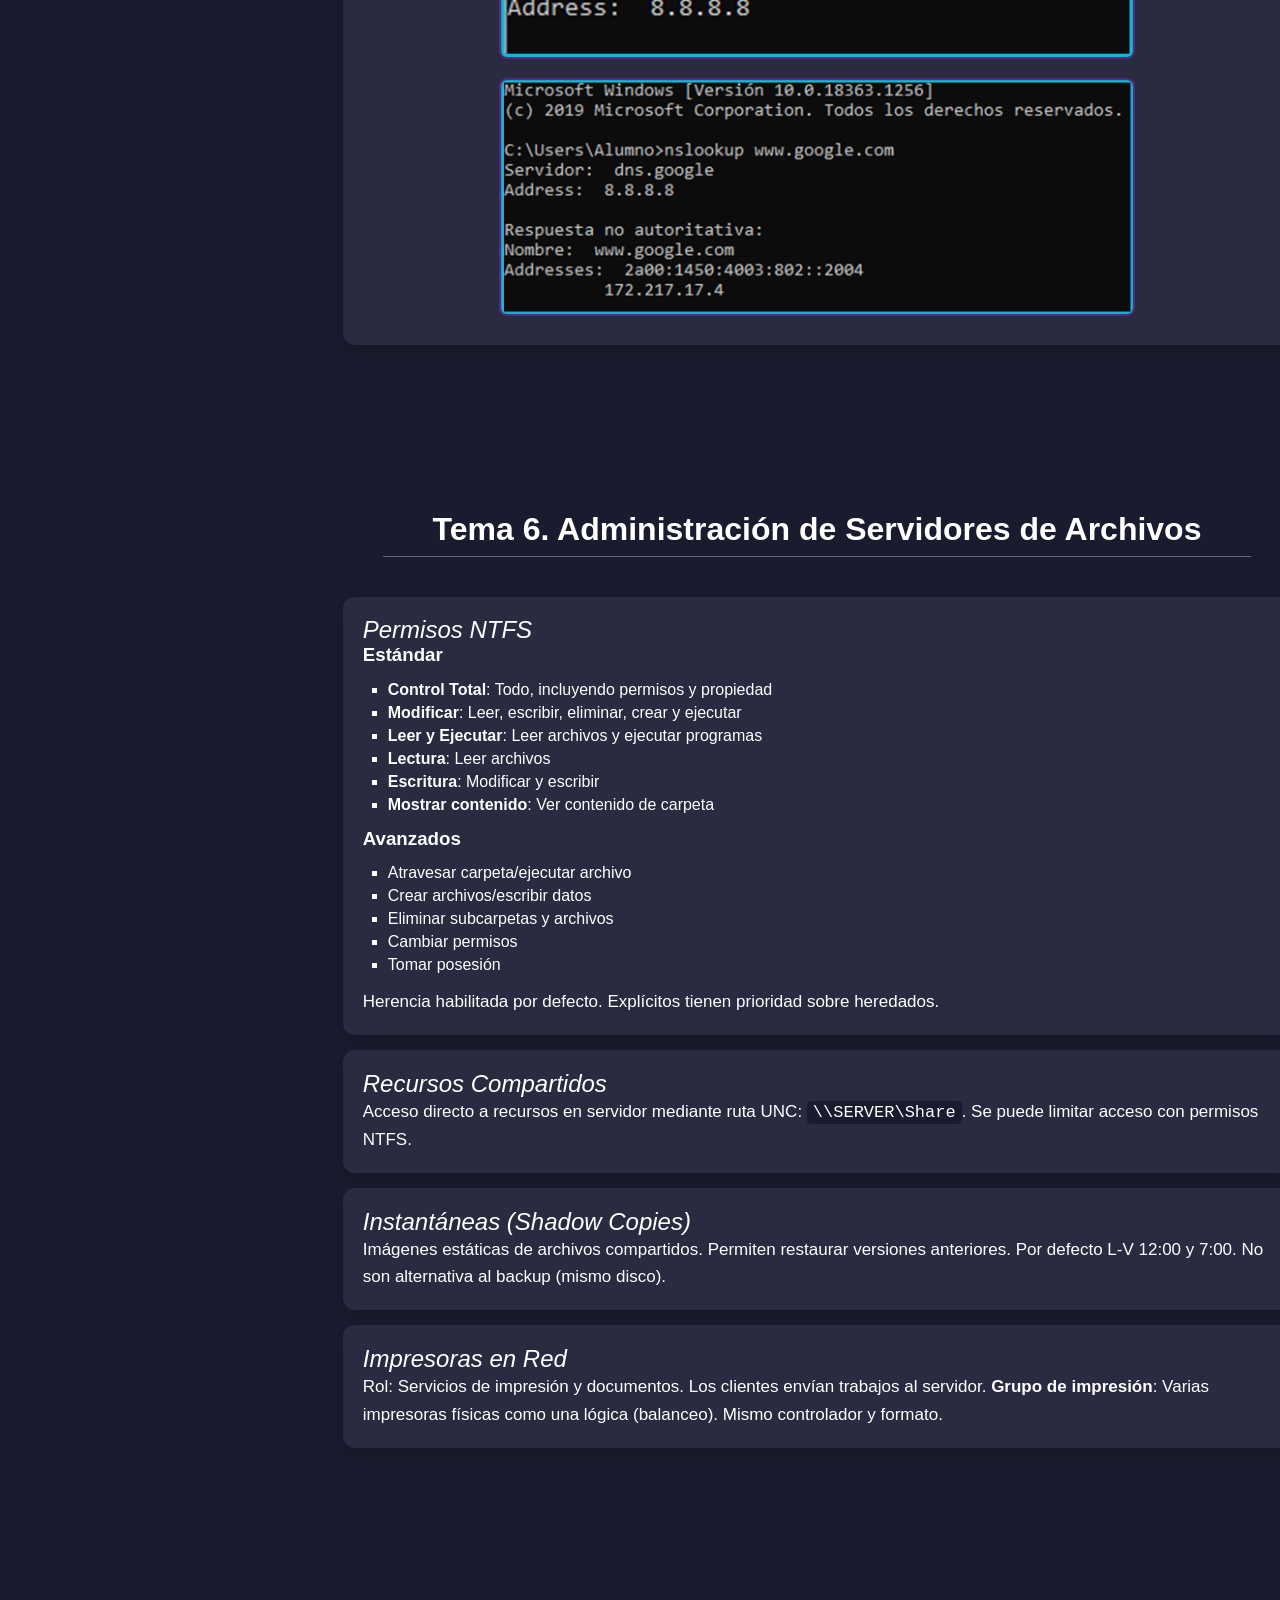
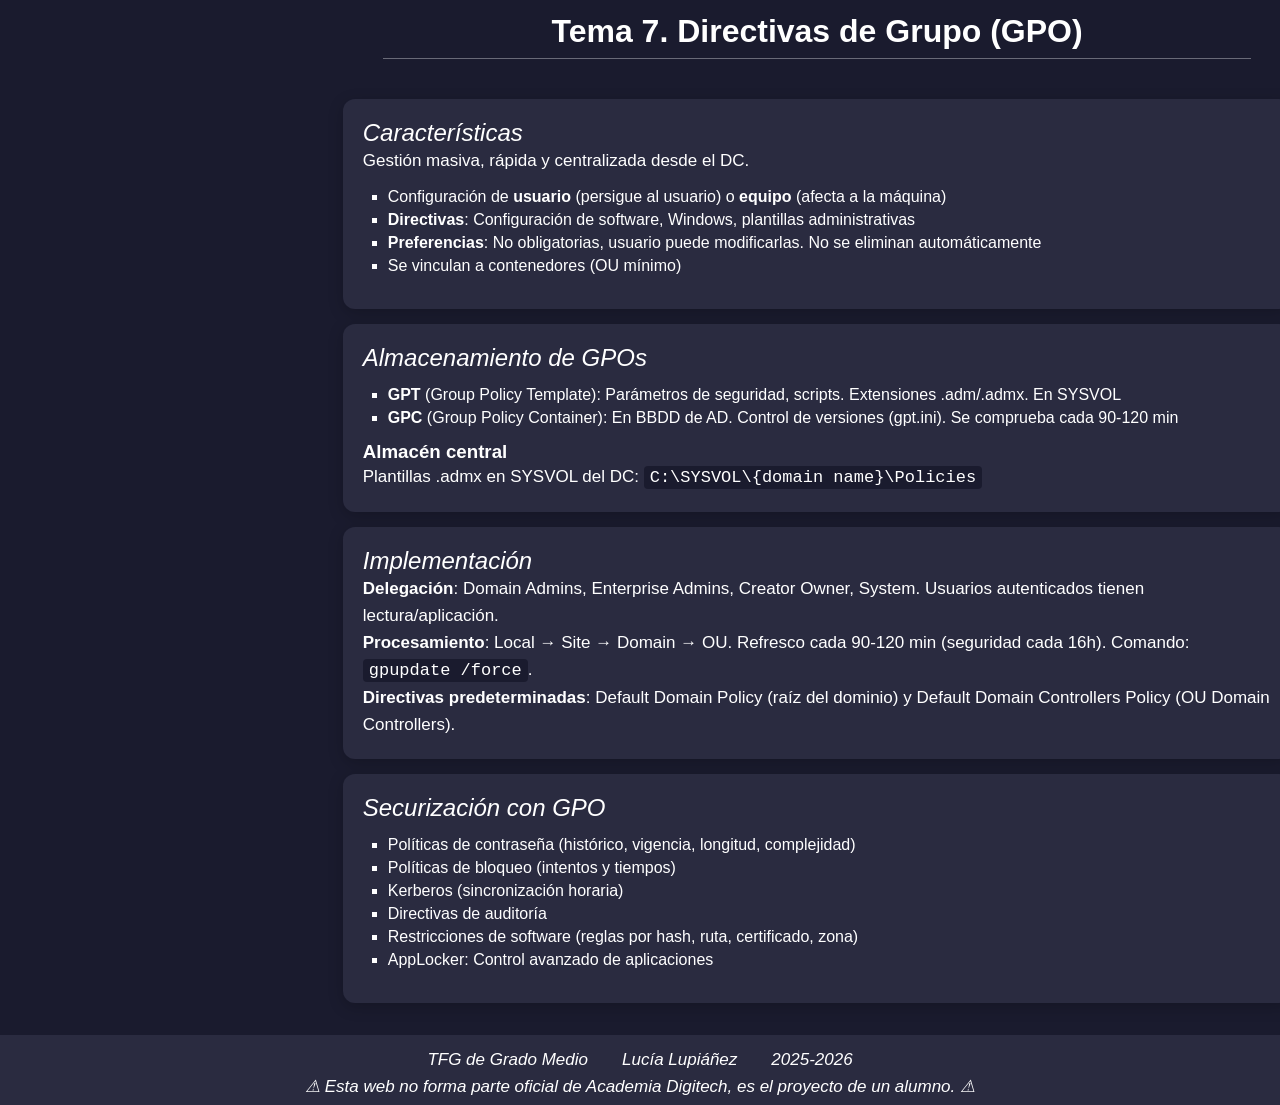
<file: sor.html>
<!DOCTYPE html>
<html>
	<head>
		<meta name="viewport" content="width=device-width, initial-scale=1">
		<link rel="stylesheet" href="base.css">
		<link rel="stylesheet" href="sor.css">
		<title>Sistemas Operativos en Red</title>
	</head>
	
	<body>
		<nav>
			<div id="logo">
				<div class="ico"><img src="./Imagenes/ico.png"></div>
				<div class="apunte">Apuntes 2º SMR</div>
			</div>
			
			<section id="hea">
				<ul>
					<!--INICIO-->
					<li>
						<article class="asignatura">
							<a href="index.html">Inicio</a>
						</article>
					</li>

					<!--APLICACIONES WEB-->
					<li> 
						<article class="asignatura">
							<a href="aw.html">Aplicaciones web</a>
							<ul>
								<li><a href="aw.html">HTML</a></li>
								<li><a href="aw.html">CSS</a></li>
							</ul>
						</article>
					</li>

					<!--DIGITALIZACIÓN-->
					<li> 
						<article class="asignatura">
							<a href="dasp.html">Digitalización</a>
							<ul>
								<li><a href="dasp.html">Tema 1</a></li>
								<li><a href="dasp.html">Tema 2</a></li>
								<li><a href="dasp.html">Tema 3</a></li>
								<li><a href="dasp.html">Tema 4</a></li>
								<li><a href="dasp.html">Tema 5</a></li>
							</ul>
						</article>
					</li>

					<!--ITINERARIO-->
					<li> 
						<article class="asignatura">
							<a href="ipell.html">Itinerario Personal Ⅱ</a>
							<ul>
								<li><a href="ipell.html">Unidad 1</a></li>
								<li><a href="ipell.html">Unidad 2</a></li>
								<li><a href="ipell.html">Unidad 3</a></li>
							</ul>
						</article>
					</li>

					<!--PYTHON-->
					<li>
						<article class="asignatura">
							<a href="pp.html">Programación Python</a>
							<ul>
								<li><a href="pp.html">Tema 1</a></li>
								<li><a href="pp.html">Tema 2</a></li>
								<li><a href="pp.html">Tema 3</a></li>
								<li><a href="pp.html">Tema 4</a></li>
								<li><a href="pp.html">Tema 5</a></li>
							</ul>
						</article>
					</li>

					<!--SEGURIDAD INFORMATICA-->
					<li>
						<article class="asignatura">
							<a href="si.html">Seguridad Informática</a>
							<ul>
								<li><a href="si.html">Tema 0</a></li>
								<li><a href="si.html">Tema 1</a></li>
								<li><a href="si.html">Tema 2</a></li>
								<li><a href="si.html">Tema 3</a></li>
								<li><a href="si.html">Tema 4</a></li>
								<li><a href="si.html">Tema 5</a></li>
							</ul>
						</article>
					</li>

					<!--SERVICIOS EN RED-->
					<li>
						<article class="asignatura">
							<a href="sr.html">Servicios en red</a>
							<ul>
								<li><a href="sr.html">Cisco</a></li>
								<li><a href="sr.html">Linux</a></li>
							</ul>
						</article>
					</li>
				</ul>
			</section>
		</nav>

		<div id="indice">
			<h1>Índice</h1>
			<hr>
			<h2>Tema 1. Windows Server</h2>
			<ol type="1">
				<li class="lista"><a href="#1a">Ediciones WServer</a></li>
				<li class="lista"><a href="#1b">Roles</a></li>
				<li class="lista"><a href="#1c">Características</a></li>
				<li class="lista"><a href="#1d">Servidor Core</a></li>
				<li class="lista"><a href="#1e">Consolas</a></li>
			</ol>
			<h2>Tema 2. Active Directory</h2>
			<ol type="1">
				<li class="lista"><a href="#2a">Objetivo</a></li>
				<li class="lista"><a href="#2b">Componentes de AD</a></li>
				<li class="lista"><a href="#2c">FSMO</a></li>
				<li class="lista"><a href="#2d">Papelera Reciclaje</a></li>
			</ol>
			<h2>Tema 3. Administración AD</h2>
			<ol type="1">
				<li class="lista"><a href="#3a">Consolas</a></li>
				<li class="lista"><a href="#3b">Cuentas Usuario</a></li>
				<li class="lista"><a href="#3c">Grupos</a></li>
				<li class="lista"><a href="#3d">Cuentas Máquina</a></li>
				<li class="lista"><a href="#3e">Delegación</a></li>
				<li class="lista"><a href="#3f">PowerShell</a></li>
			</ol>
			<h2>Tema 4. DHCP</h2>
			<ol type="1">
				<li class="lista"><a href="#4a">Ventajas</a></li>
				<li class="lista"><a href="#4b">Asignación IP</a></li>
				<li class="lista"><a href="#4c">Configuración</a></li>
			</ol>
			<h2>Tema 5. DNS</h2>
			<ol type="1">
				<li class="lista"><a href="#5a">Servicio DNS</a></li>
				<li class="lista"><a href="#5b">Registros</a></li>
				<li class="lista"><a href="#5c">Consultas</a></li>
				<li class="lista"><a href="#5d">Zonas</a></li>
				<li class="lista"><a href="#5e">Comandos</a></li>
			</ol>
			<h2>Tema 6. Archivos</h2>
			<ol type="1">
				<li class="lista"><a href="#6a">Permisos NTFS</a></li>
				<li class="lista"><a href="#6b">Recursos Compartidos</a></li>
				<li class="lista"><a href="#6c">Instantáneas</a></li>
				<li class="lista"><a href="#6d">Impresoras</a></li>
			</ol>
			<h2>Tema 7. GPO</h2>
			<ol type="1">
				<li class="lista"><a href="#7a">Características</a></li>
				<li class="lista"><a href="#7b">Almacenamiento</a></li>
				<li class="lista"><a href="#7c">Implementación</a></li>
				<li class="lista"><a href="#7d">Seguridad</a></li>
			</ol>
		</div>

		<section class="contenido">
			<div class="section-title"><h1>Tema 1. Windows Server</h1></div>

			<article class="articulo">
				<h2><a name="1a"><span>Ediciones WServer</span></a></h2>
				<ul>
					<li><strong>Standard</strong>: Todos los roles, hasta 4TB RAM y 64 núcleos. Ideal para pymes.</li>
					<li><strong>Datacenter</strong>: Hasta 4TB RAM y 640 núcleos. Máquinas virtuales ilimitadas. Grandes empresas.</li>
					<li><strong>Foundation</strong>: Máx 15 usuarios. Solo DHCP, DNS y servidor de ficheros. Grupo de trabajo.</li>
					<li><strong>Essential</strong>: AD limitado a 1 DC. Hasta 25 usuarios y 50 máquinas. 64GB RAM.</li>
				</ul>
			</article>

			<article class="articulo">
				<h2><a name="1b"><span>Roles</span></a></h2>
				<p>Servicios que aportan funciones suplementarias a los clientes:</p>
				<ul>
					<li><strong>AD DS</strong>: Active Directory Domain Service - autenticación de cuentas</li>
					<li><strong>AD CS</strong>: Certificate Service - certificados digitales</li>
					<li><strong>DHCP</strong>: Distribución de configuraciones de red</li>
					<li><strong>DNS</strong>: Resolución de nombres</li>
					<li><strong>Impresión</strong>: Impresoras en red y grupos de impresión</li>
				</ul>
			</article>

			<article class="articulo">
				<h2><a name="1c"><span>Características</span></a></h2>
				<p>Funcionalidades extra para configuración del servidor:</p>
				<ul>
					<li><strong>Backup</strong>: Copias de seguridad del servidor</li>
					<li><strong>Clúster</strong>: Servidores funcionan conjuntamente para alta disponibilidad</li>
					<li><strong>Balanceo de carga</strong>: Distribuir tráfico entre servidores</li>
					<li><strong>Interfaz gráfica</strong>: GUI para gestión</li>
				</ul>
			</article>

			<article class="articulo">
				<h2><a name="1d"><span>Servidor Core</span></a></h2>
				<p>Instalación sin interfaz gráfica, solo comandos (PowerShell). Menos actualizaciones y recursos. La GUI se puede instalar como característica.</p>
			</article>

			<article class="articulo">
				<h2><a name="1e"><span>Consolas</span></a></h2>
				<p>Permiten gestionar, administrar y configurar los servicios:</p>
				<ul>
					<li><strong>Server Manager</strong>: Añadir/quitar roles, gestionar servidores</li>
					<li><strong>Usuarios y Equipos AD</strong></li>
					<li><strong>DNS</strong></li>
					<li><strong>DHCP</strong></li>
				</ul>
			</article>
		</section>

		<section class="contenido">
			<div class="section-title"><h1>Tema 2. Active Directory</h1></div>

			<article class="articulo">
				<h2><a name="2a"><span>Objetivo</span></a></h2>
				<p>AD abarca cuentas para la <strong>autentificación</strong> de equipos y usuarios. Facilita la gestión, administración y configuraciones masivas. Un usuario de dominio puede validarse en cualquier máquina del dominio con permiso.</p>
			</article>

			<article class="articulo">
				<h2><a name="2b"><span>Componentes de AD</span></a></h2>
				<h3>Físicos</h3>
				<ul>
					<li><strong>DC</strong> (Controlador de dominio): Servidor con AD DS. Al menos 1 por dominio.</li>
					<li><strong>BBDD y SYSVOL</strong>: ntds.dit (base de datos), SYSVOL (políticas de grupo)</li>
					<li><strong>GC</strong> (Catálogo Global): Búsquedas rápidas en el bosque</li>
				</ul>
				<h3>Lógicos</h3>
				<ul>
					<li><strong>Bosque</strong>: Contenedor de mayor rango</li>
					<li><strong>Árbol de dominio</strong>: Espacio de nombres DNS contiguo</li>
					<li><strong>Dominio</strong>: Límite administrativo para usuarios y equipos</li>
					<li><strong>OU</strong> (Unidad Organizativa): Contenedor para delegación y GPOs</li>
				</ul>
				<h3>Particiones de BBDD</h3>
				<ul>
					<li>Configuración: topología del AD</li>
					<li>Esquema: atributos y clases</li>
					<li>Dominio: objetos del dominio</li>
					<li>DNS: zonas y registros DNS</li>
				</ul>
				<img src="Imagenes/Pasted image 20251104130747.png" alt="Componentes AD">
			</article>

			<article class="articulo">
				<h2><a name="2c"><span>Maestros de Operación FSMO</span></a></h2>
				<p>5 roles en un bosque de AD:</p>
				<ul>
					<li><strong>Maestro de Esquema</strong>: 1 por bosque, permisos de escritura del esquema</li>
					<li><strong>Maestro de Nomenclatura</strong>: 1 por bosque, añadir/eliminar dominios</li>
					<li><strong>Maestro RID</strong>: 1 por dominio, asigna bloques de 500 SID</li>
					<li><strong>Maestro de Infraestructura</strong>: 1 por dominio, vigila objetos ajenos</li>
					<li><strong>Maestro PDC</strong>: 1 por dominio, sincronización de reloj y contraseñas</li>
				</ul>
				<p>Comando: <code>netdom query fsmo</code></p>
				<img src="Imagenes/Pasted image 20251112085544.png" alt="FSMO">
			</article>

			<article class="articulo">
				<h2><a name="2d"><span>Papelera de Reciclaje</span></a></h2>
				<p>Deshabilitada por defecto. Se activa desde el Centro de Administración de AD. Crea la carpeta "Deleted Objects" para recuperar eliminaciones accidentales. Una vez activada, permanente.</p>
			</article>
		</section>

		<section class="contenido">
			<div class="section-title"><h1>Tema 3. Administración de objetos de AD</h1></div>

			<article class="articulo">
				<h2><a name="3a"><span>Consolas</span></a></h2>
				<ul>
					<li><strong>Server Manager</strong>: Gestión general del servidor</li>
					<li><strong>Usuarios y Equipos AD</strong>: Crear/eliminar/delegar objetos</li>
					<li><strong>Sitios y Servicios AD</strong>: Replicación entre sitios</li>
					<li><strong>Dominios y Confianzas</strong>: Relaciones de confianza</li>
					<li><strong>Centro de Administración AD</strong>: Gestión avanzada, papelera, PSO</li>
				</ul>
			</article>

			<article class="articulo">
				<h2><a name="3b"><span>Administración de Cuentas de Usuario</span></a></h2>
				<ul>
					<li>Nombre único en el dominio/bosque</li>
					<li>Atributos obligatorios: nombre y contraseña</li>
					<li>Perfil móvil: Ruta <code>\\Servidor\PerfilUsuario\%username%</code></li>
					<li>Miembro de grupos para asignar permisos</li>
				</ul>
			</article>

			<article class="articulo">
				<h2><a name="3c"><span>Administración de Grupos</span></a></h2>
				<h3>Tipos</h3>
				<ul>
					<li><strong>Distribución</strong>: Sin SID, solo para correo</li>
					<li><strong>Seguridad</strong>: Con SID, para permisos</li>
				</ul>
				<h3>Ámbitos</h3>
				<ul>
					<li><strong>Local</strong>: Solo en la máquina local</li>
					<li><strong>Dominio Local (DL)</strong>: Permisos en el dominio</li>
					<li><strong>Global</strong>: Miembros del mismo dominio, permisos en todo el bosque</li>
					<li><strong>Universal</strong>: Miembros de cualquier dominio, se replica en GC</li>
				</ul>
				<h3>Estrategia IGDLA</h3>
				<p>Identidades → Grupos Globales → Grupos Dominio Local → ACL</p>
				<h3>Grupos por defecto</h3>
				<ul>
					<li><strong>Domain Admins</strong>: Administradores de dominio</li>
					<li><strong>Server Operators</strong>: Administrar servidores</li>
					<li><strong>Account Operators</strong>: Gestión de cuentas</li>
					<li><strong>Backup Operators</strong>: Copias de seguridad</li>
					<li><strong>Print Operators</strong>: Gestión de impresoras</li>
				</ul>
			</article>

			<article class="articulo">
				<h2><a name="3d"><span>Administración de Cuentas de Máquina</span></a></h2>
				<ul>
					<li>Se crean en Consola Usuarios y Equipos → Nuevo → Equipo</li>
					<li>Al unir un equipo al dominio se crea la cuenta</li>
					<li>Por defecto en carpeta Computers (no es OU, no admite GPOs)</li>
					<li>Si un equipo está apagado &gt;30 días, se rompe el canal seguro</li>
				</ul>
				<h3>Canal Seguro</h3>
				<p>Comprobación y reparación con PowerShell:</p>
				<pre>Test-ComputerSecureChannel
Reset-ComputerMachinePassword</pre>
			</article>

			<article class="articulo">
				<h2><a name="3e"><span>Delegación Administrativa</span></a></h2>
				<p>Permite delegar permisos sobre OUs. Se aplica sobre la OU → Delegar Control. Se añade el grupo y se marcan tareas. La denegación tiene prioridad sobre permitir. Los explícitos sobre los heredados.</p>
			</article>

			<article class="articulo">
				<h2><a name="3f"><span>PowerShell</span></a></h2>
				<pre># Usuarios
New-ADUser -Name -Surname -GivenName -Path -Enabled
Set-ADUser
Remove-ADUser
Get-ADUser

# Grupos
New-ADGroup -Name -GroupScope -GroupCategory -Path
Set-ADGroup
Remove-ADGroup

# Equipos
New-ADComputer -Name -Path
Set-ADComputer
Remove-ADComputer

# OU
New-ADOrganizationalUnit -Name -Path
Set-ADOrganizationalUnit
Remove-ADOrganizationalUnit</pre>
			</article>
		</section>

		<section class="contenido">
			<div class="section-title"><h1>Tema 4. Servicio DHCP</h1></div>

			<article class="articulo">
				<h2><a name="4a"><span>Ventajas</span></a></h2>
				<ul>
					<li>Automatiza configuración de red</li>
					<li>Reduce errores, evita IP duplicadas</li>
					<li>Útil para usuarios itinerantes</li>
					<li>Facilita monitorización</li>
				</ul>
			</article>

			<article class="articulo">
				<h2><a name="4b"><span>Asignación de IP dinámica</span></a></h2>
				<p>Intercambio de 4 paquetes:</p>
				<ol>
					<li><strong>DHCPDISCOVER</strong>: Cliente busca servidor DHCP (broadcast)</li>
					<li><strong>DHCPOFFER</strong>: Servidor ofrece configuración</li>
					<li><strong>DHCPREQUEST</strong>: Cliente acepta la oferta</li>
					<li><strong>DHCPACK</strong>: Servidor confirma y registra</li>
				</ol>
				<img src="Imagenes/Pasted image 20251125084255.png" alt="DHCP">
			</article>

			<article class="articulo">
				<h2><a name="4c"><span>Configuración de DHCP</span></a></h2>
				<ul>
					<li><strong>Ámbito (scope)</strong>: Rango de IPs a asignar</li>
					<li><strong>Exclusiones</strong>: IPs del ámbito que no se asignan</li>
					<li><strong>Reservas</strong>: IP fija por MAC (impresoras, teléfonos IP)</li>
					<li><strong>Filtros</strong>: Permitir/Denegar equipos por MAC</li>
				</ul>
				<p>Base de datos: <code>C:\Windows\System32\dhcp\dhcp.mdb</code>. Copia automática cada hora en backup.</p>
			</article>
		</section>

		<section class="contenido">
			<div class="section-title"><h1>Tema 5. Implementación de DNS</h1></div>

			<article class="articulo">
				<h2><a name="5a"><span>Servicio DNS</span></a></h2>
				<p>Resuelve nombres a IP y viceversa. <strong>FQDN</strong> = Hostname + sufijo DNS (máx 256 caracteres). Estructura jerárquica: raíz (.) → TLD (.com, .es) → dominio → subdominios → host.</p>
			</article>

			<article class="articulo">
				<h2><a name="5b"><span>Tipos de Registros</span></a></h2>
				<ul>
					<li><strong>A</strong>: Nombre → IPv4</li>
					<li><strong>AAAA</strong>: Nombre → IPv6</li>
					<li><strong>PTR</strong>: IP → Nombre</li>
					<li><strong>CNAME</strong>: Alias</li>
					<li><strong>SOA</strong>: Información general de la zona (1 por zona)</li>
					<li><strong>NS</strong>: Servidores de nombres</li>
					<li><strong>MX</strong>: Servidores de correo</li>
				</ul>
			</article>

			<article class="articulo">
				<h2><a name="5c"><span>Consultas DNS</span></a></h2>
				<ul>
					<li><strong>Iterativas</strong>: El servidor consulta a otros servidores paso a paso</li>
					<li><strong>Recursivas</strong>: El servidor se encarga de toda la resolución mediante reenviador condicional</li>
				</ul>
			</article>

			<article class="articulo">
				<h2><a name="5d"><span>Zonas de DNS</span></a></h2>
				<ul>
					<li><strong>Directa</strong>: A (nombre → IP)</li>
					<li><strong>Inversa</strong>: PTR (IP → nombre)</li>
					<li><strong>Primaria</strong>: Lectura/escritura. 1 por zona</li>
					<li><strong>Secundaria</strong>: Copia solo lectura</li>
					<li><strong>Stub</strong>: Copia parcial (solo registros necesarios)</li>
					<li><strong>AD Integrated</strong>: Integrada en AD, se replica automáticamente</li>
				</ul>
			</article>

			<article class="articulo">
				<h2><a name="5e"><span>Comandos de DNS</span></a></h2>
				<pre>nslookup              # Buscar registros DNS
ipconfig /flushdns    # Borrar caché DNS
ipconfig /displaydns  # Mostrar caché DNS</pre>
				<img src="Imagenes/Pasted image 20251124202933.png" alt="nslookup">
				<img src="Imagenes/Pasted image 20251124203029.png" alt="nslookup resultado">
			</article>
		</section>

		<section class="contenido">
			<div class="section-title"><h1>Tema 6. Administración de Servidores de Archivos</h1></div>

			<article class="articulo">
				<h2><a name="6a"><span>Permisos NTFS</span></a></h2>
				<h3>Estándar</h3>
				<ul>
					<li><strong>Control Total</strong>: Todo, incluyendo permisos y propiedad</li>
					<li><strong>Modificar</strong>: Leer, escribir, eliminar, crear y ejecutar</li>
					<li><strong>Leer y Ejecutar</strong>: Leer archivos y ejecutar programas</li>
					<li><strong>Lectura</strong>: Leer archivos</li>
					<li><strong>Escritura</strong>: Modificar y escribir</li>
					<li><strong>Mostrar contenido</strong>: Ver contenido de carpeta</li>
				</ul>
				<h3>Avanzados</h3>
				<ul>
					<li>Atravesar carpeta/ejecutar archivo</li>
					<li>Crear archivos/escribir datos</li>
					<li>Eliminar subcarpetas y archivos</li>
					<li>Cambiar permisos</li>
					<li>Tomar posesión</li>
				</ul>
				<p>Herencia habilitada por defecto. Explícitos tienen prioridad sobre heredados.</p>
			</article>

			<article class="articulo">
				<h2><a name="6b"><span>Recursos Compartidos</span></a></h2>
				<p>Acceso directo a recursos en servidor mediante ruta UNC: <code>\\SERVER\Share</code>. Se puede limitar acceso con permisos NTFS.</p>
			</article>

			<article class="articulo">
				<h2><a name="6c"><span>Instantáneas (Shadow Copies)</span></a></h2>
				<p>Imágenes estáticas de archivos compartidos. Permiten restaurar versiones anteriores. Por defecto L-V 12:00 y 7:00. No son alternativa al backup (mismo disco).</p>
			</article>

			<article class="articulo">
				<h2><a name="6d"><span>Impresoras en Red</span></a></h2>
				<p>Rol: Servicios de impresión y documentos. Los clientes envían trabajos al servidor. <strong>Grupo de impresión</strong>: Varias impresoras físicas como una lógica (balanceo). Mismo controlador y formato.</p>
			</article>
		</section>

		<section class="contenido">
			<div class="section-title"><h1>Tema 7. Directivas de Grupo (GPO)</h1></div>

			<article class="articulo">
				<h2><a name="7a"><span>Características</span></a></h2>
				<p>Gestión masiva, rápida y centralizada desde el DC.</p>
				<ul>
					<li>Configuración de <strong>usuario</strong> (persigue al usuario) o <strong>equipo</strong> (afecta a la máquina)</li>
					<li><strong>Directivas</strong>: Configuración de software, Windows, plantillas administrativas</li>
					<li><strong>Preferencias</strong>: No obligatorias, usuario puede modificarlas. No se eliminan automáticamente</li>
					<li>Se vinculan a contenedores (OU mínimo)</li>
				</ul>
			</article>

			<article class="articulo">
				<h2><a name="7b"><span>Almacenamiento de GPOs</span></a></h2>
				<ul>
					<li><strong>GPT</strong> (Group Policy Template): Parámetros de seguridad, scripts. Extensiones .adm/.admx. En SYSVOL</li>
					<li><strong>GPC</strong> (Group Policy Container): En BBDD de AD. Control de versiones (gpt.ini). Se comprueba cada 90-120 min</li>
				</ul>
				<h3>Almacén central</h3>
				<p>Plantillas .admx en SYSVOL del DC: <code>C:\SYSVOL\{domain name}\Policies</code></p>
			</article>

			<article class="articulo">
				<h2><a name="7c"><span>Implementación</span></a></h2>
				<p><strong>Delegación</strong>: Domain Admins, Enterprise Admins, Creator Owner, System. Usuarios autenticados tienen lectura/aplicación.</p>
				<p><strong>Procesamiento</strong>: Local → Site → Domain → OU. Refresco cada 90-120 min (seguridad cada 16h). Comando: <code>gpupdate /force</code>.</p>
				<p><strong>Directivas predeterminadas</strong>: Default Domain Policy (raíz del dominio) y Default Domain Controllers Policy (OU Domain Controllers).</p>
			</article>

			<article class="articulo">
				<h2><a name="7d"><span>Securización con GPO</span></a></h2>
				<ul>
					<li>Políticas de contraseña (histórico, vigencia, longitud, complejidad)</li>
					<li>Políticas de bloqueo (intentos y tiempos)</li>
					<li>Kerberos (sincronización horaria)</li>
					<li>Directivas de auditoría</li>
					<li>Restricciones de software (reglas por hash, ruta, certificado, zona)</li>
					<li>AppLocker: Control avanzado de aplicaciones</li>
				</ul>
			</article>
		</section>

		<footer>
			<p>TFG de Grado Medio&emsp;&emsp;Lucía Lupiáñez&emsp;&emsp;2025-2026</p>
			<p>⚠ Esta web no forma parte oficial de Academia Digitech, es el proyecto de un alumno. ⚠</p>
		</footer>
	</body>
</html>
</file>
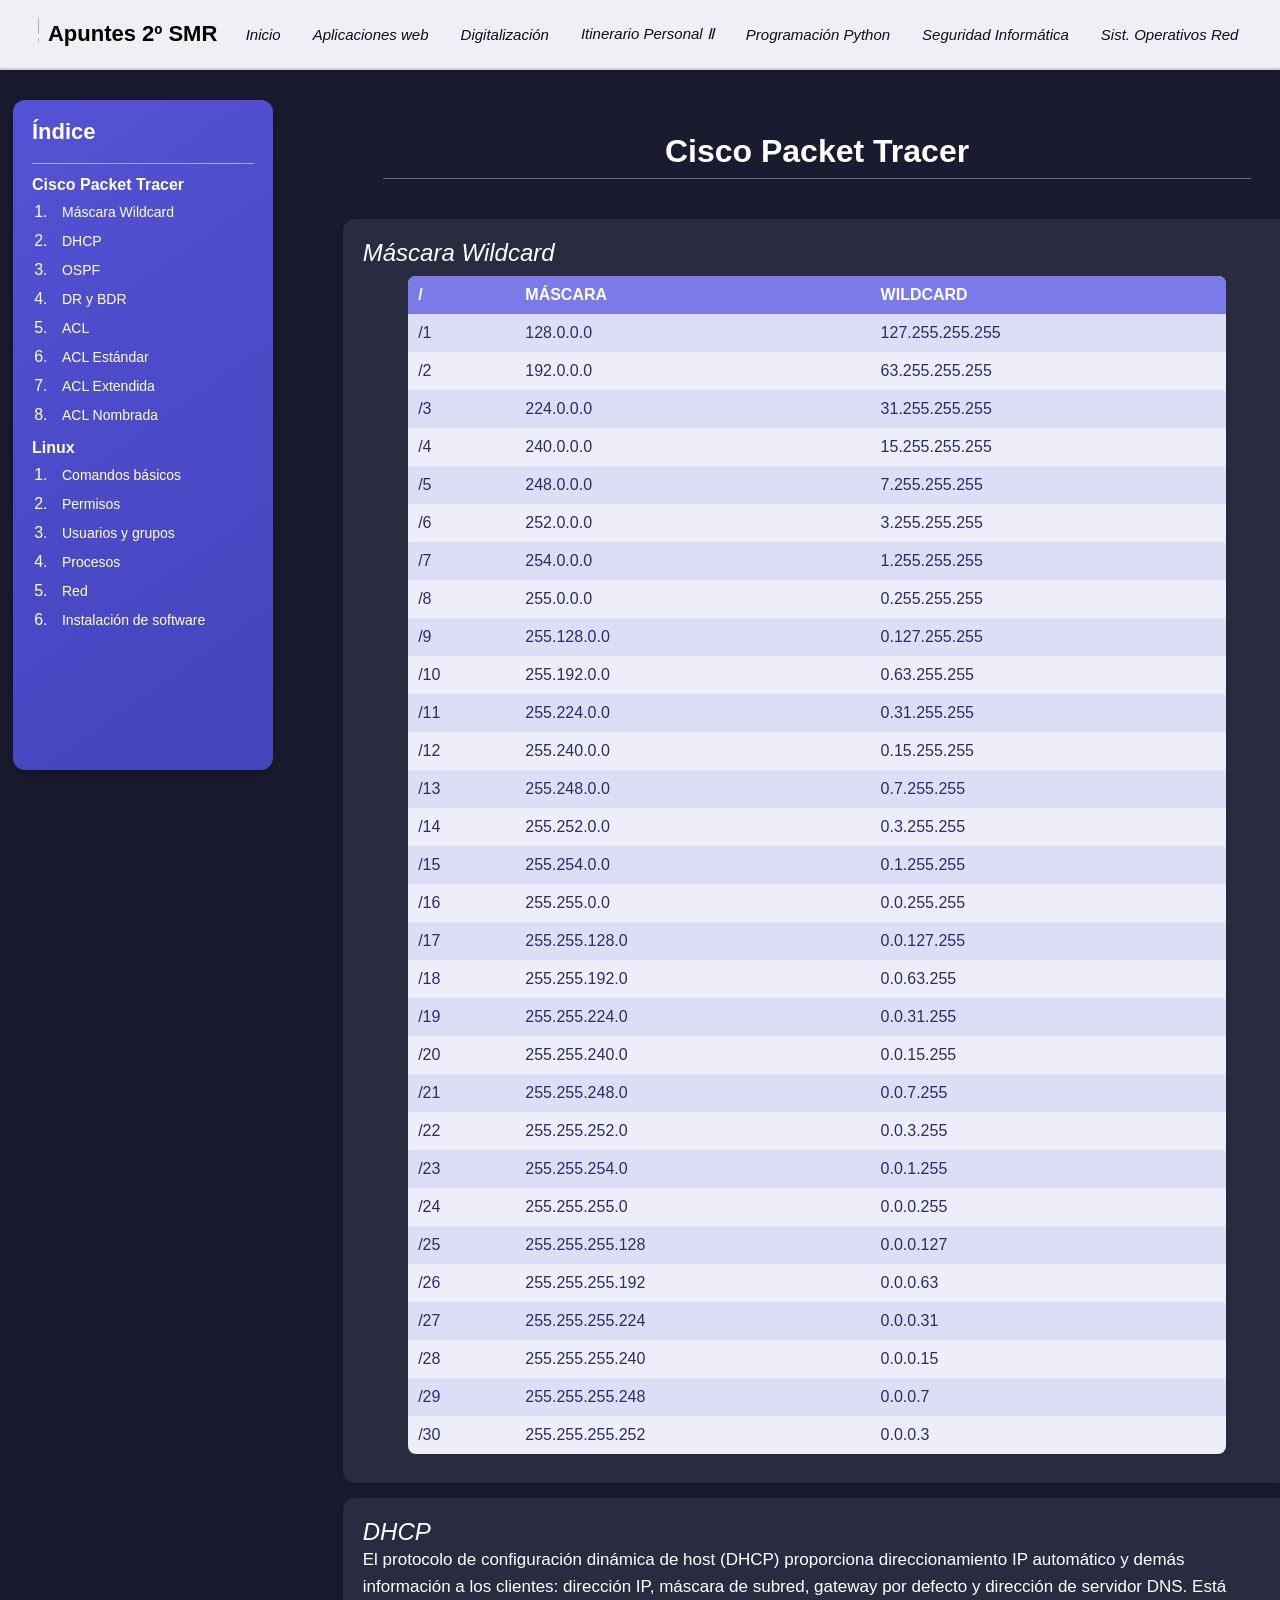
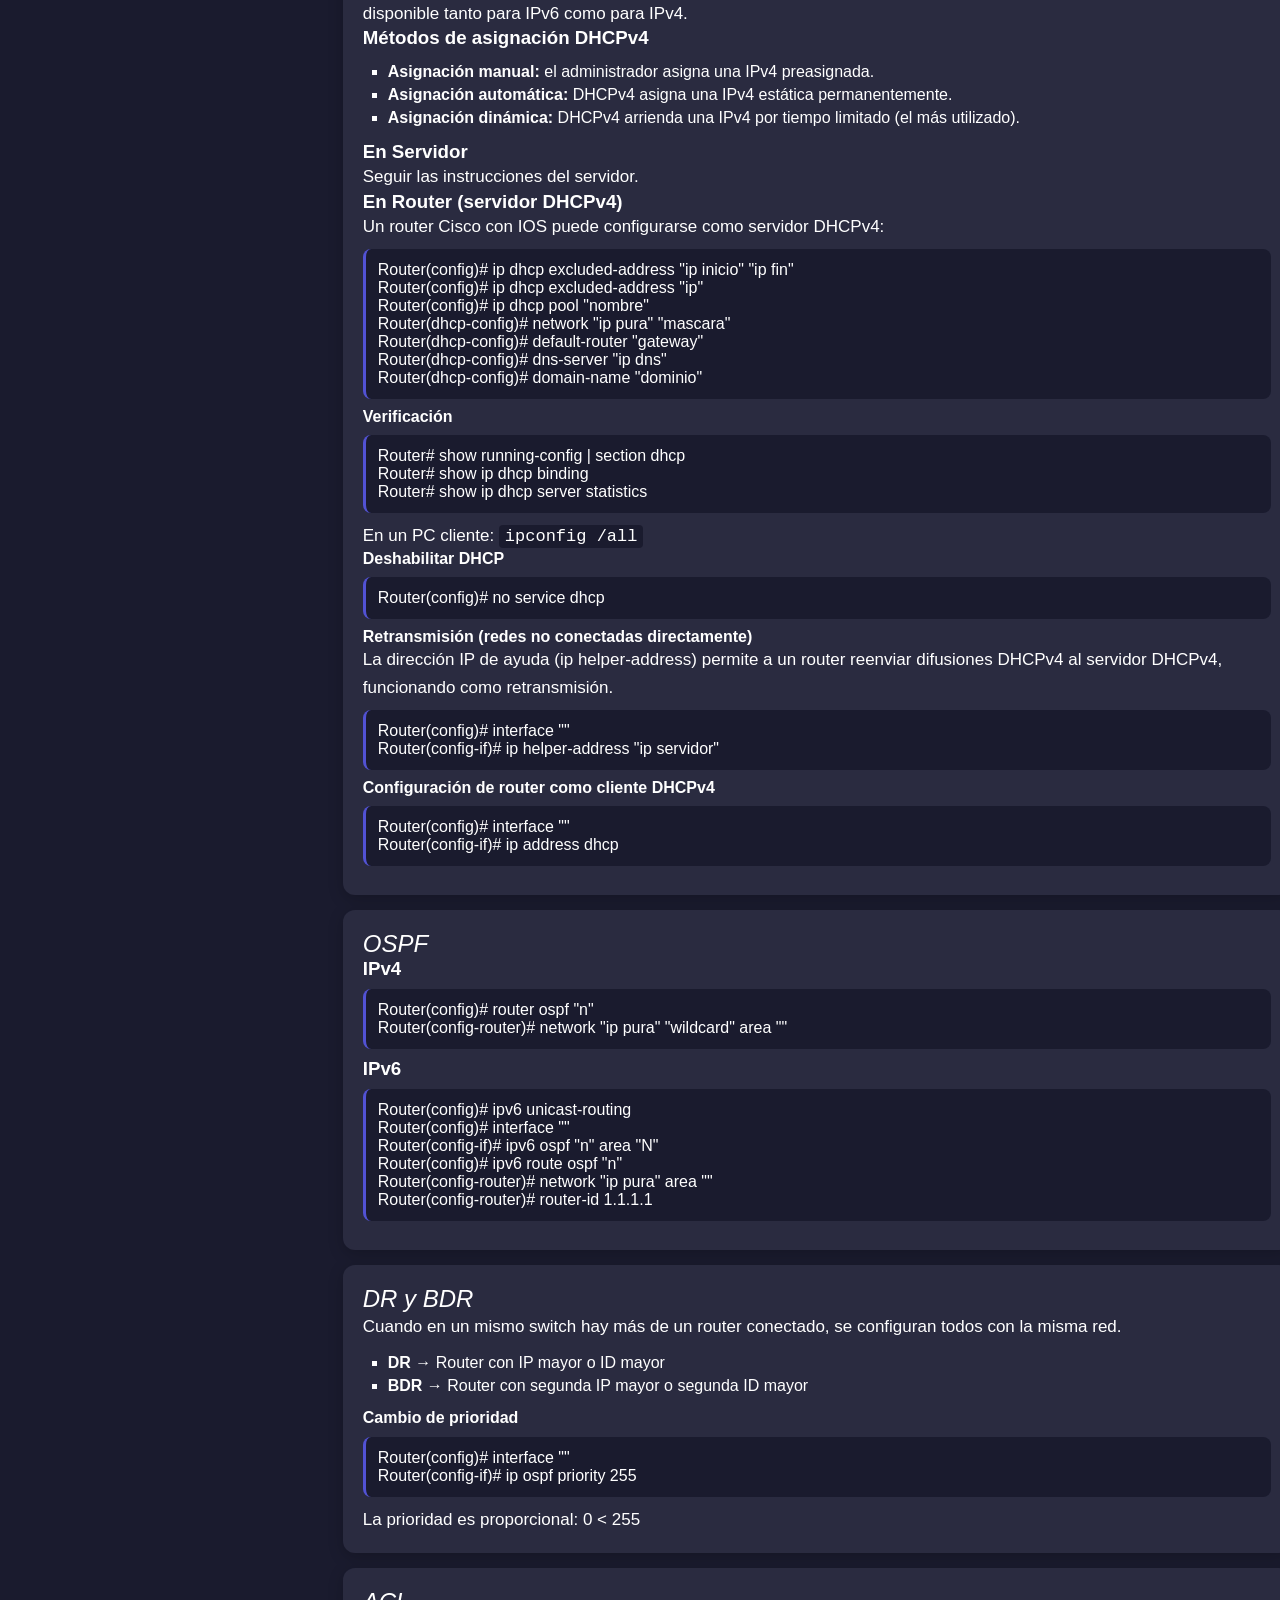
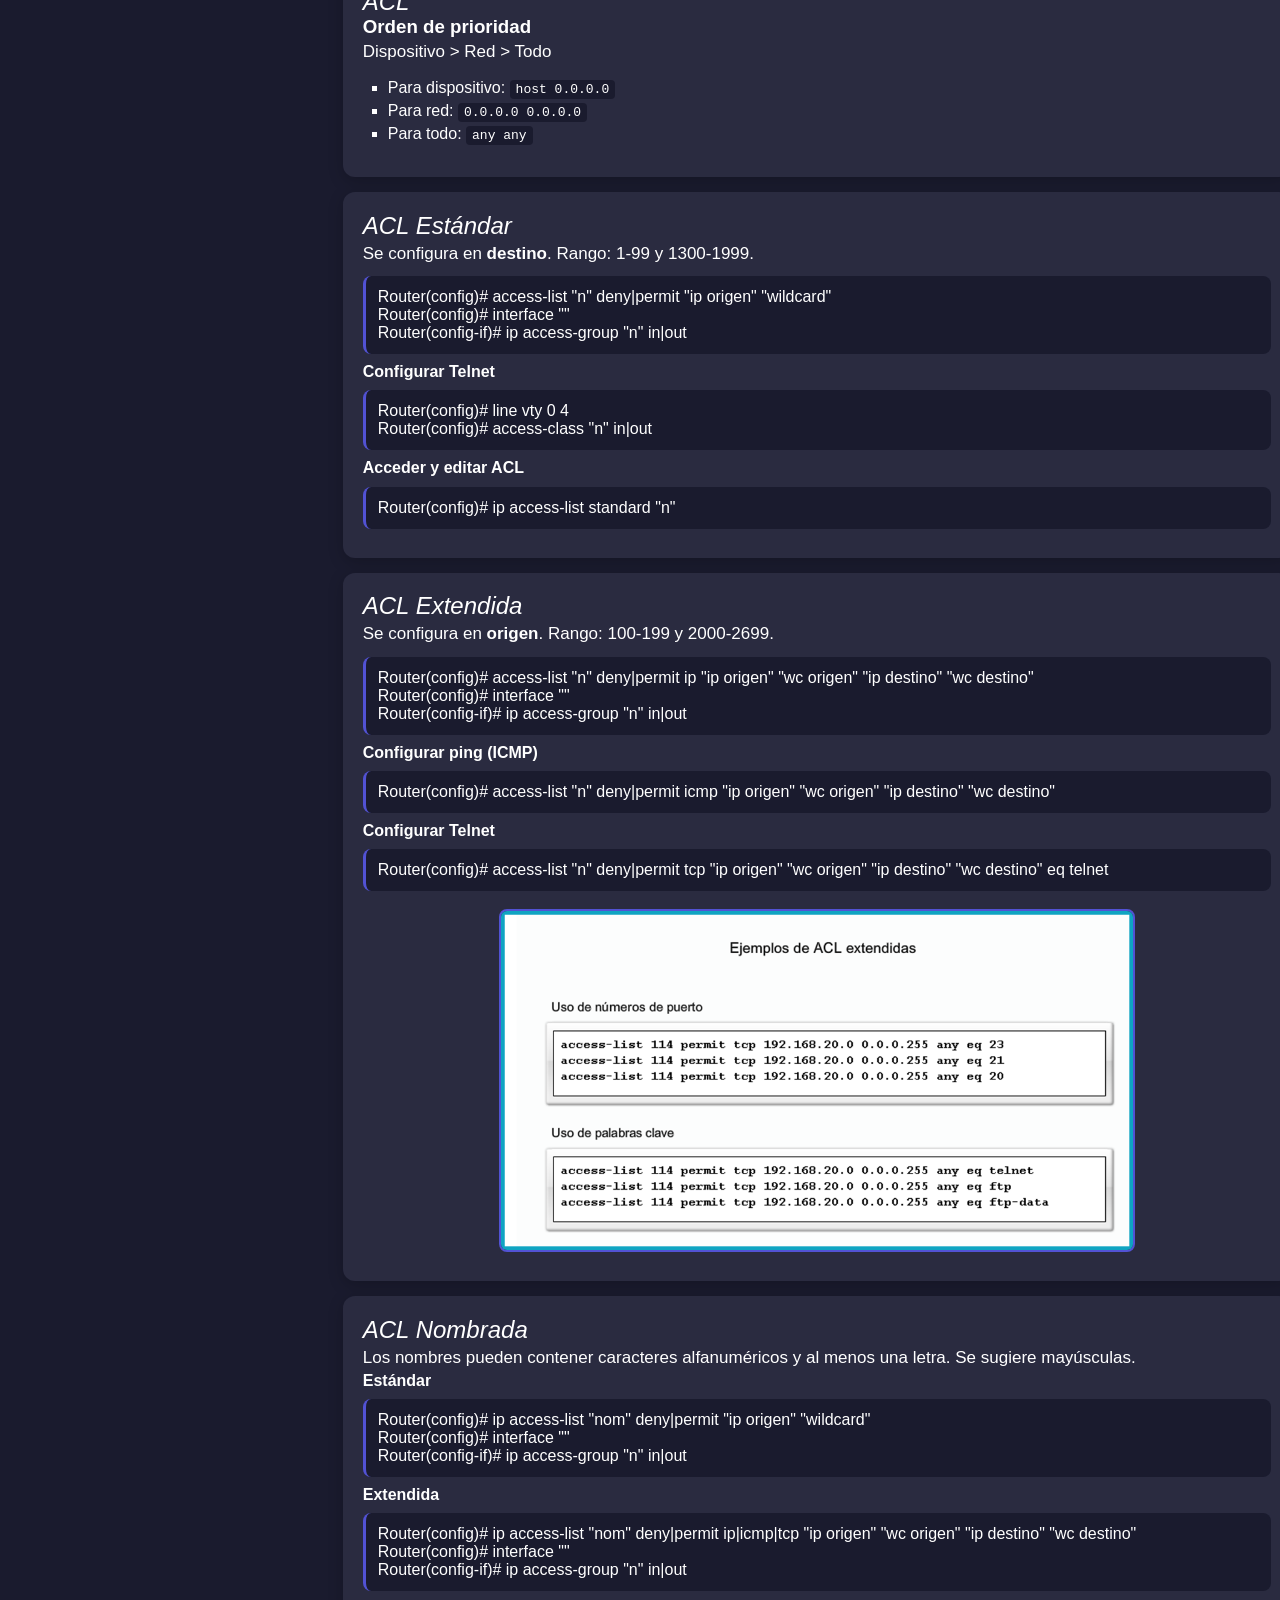
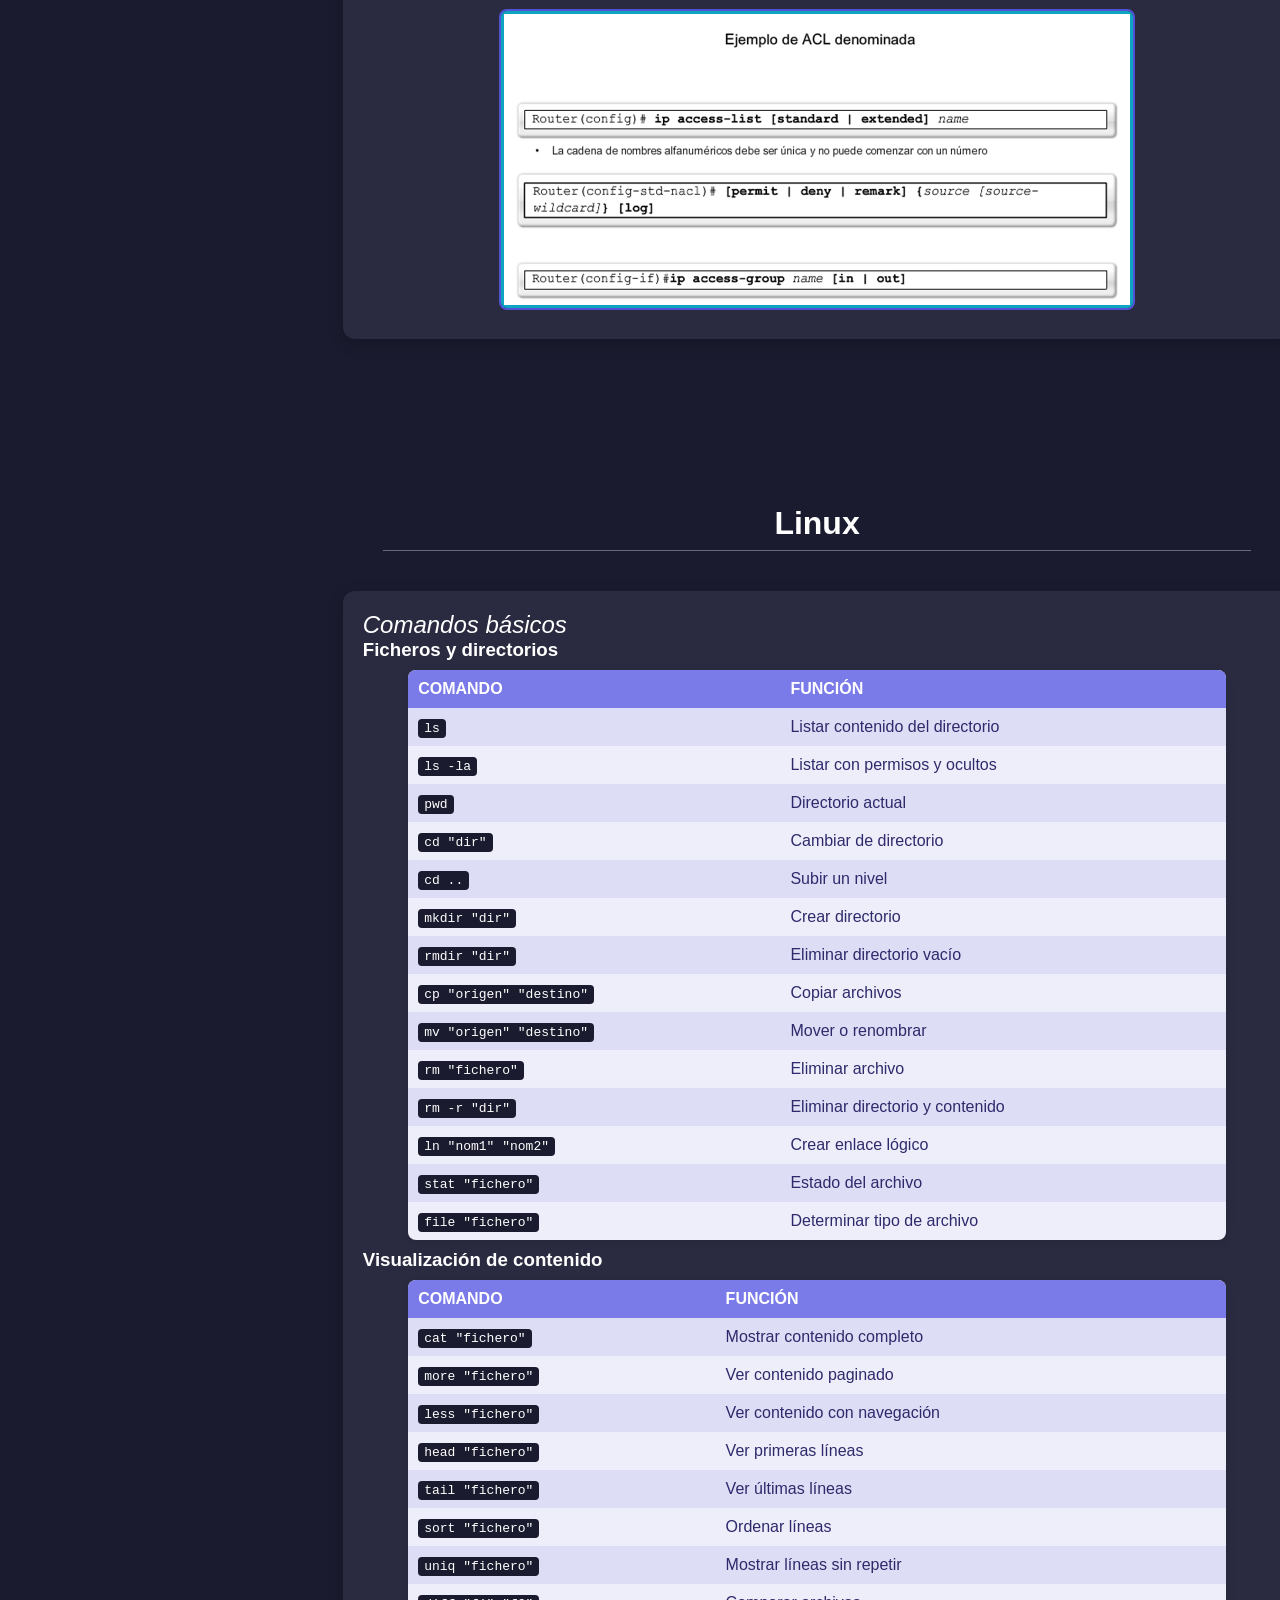
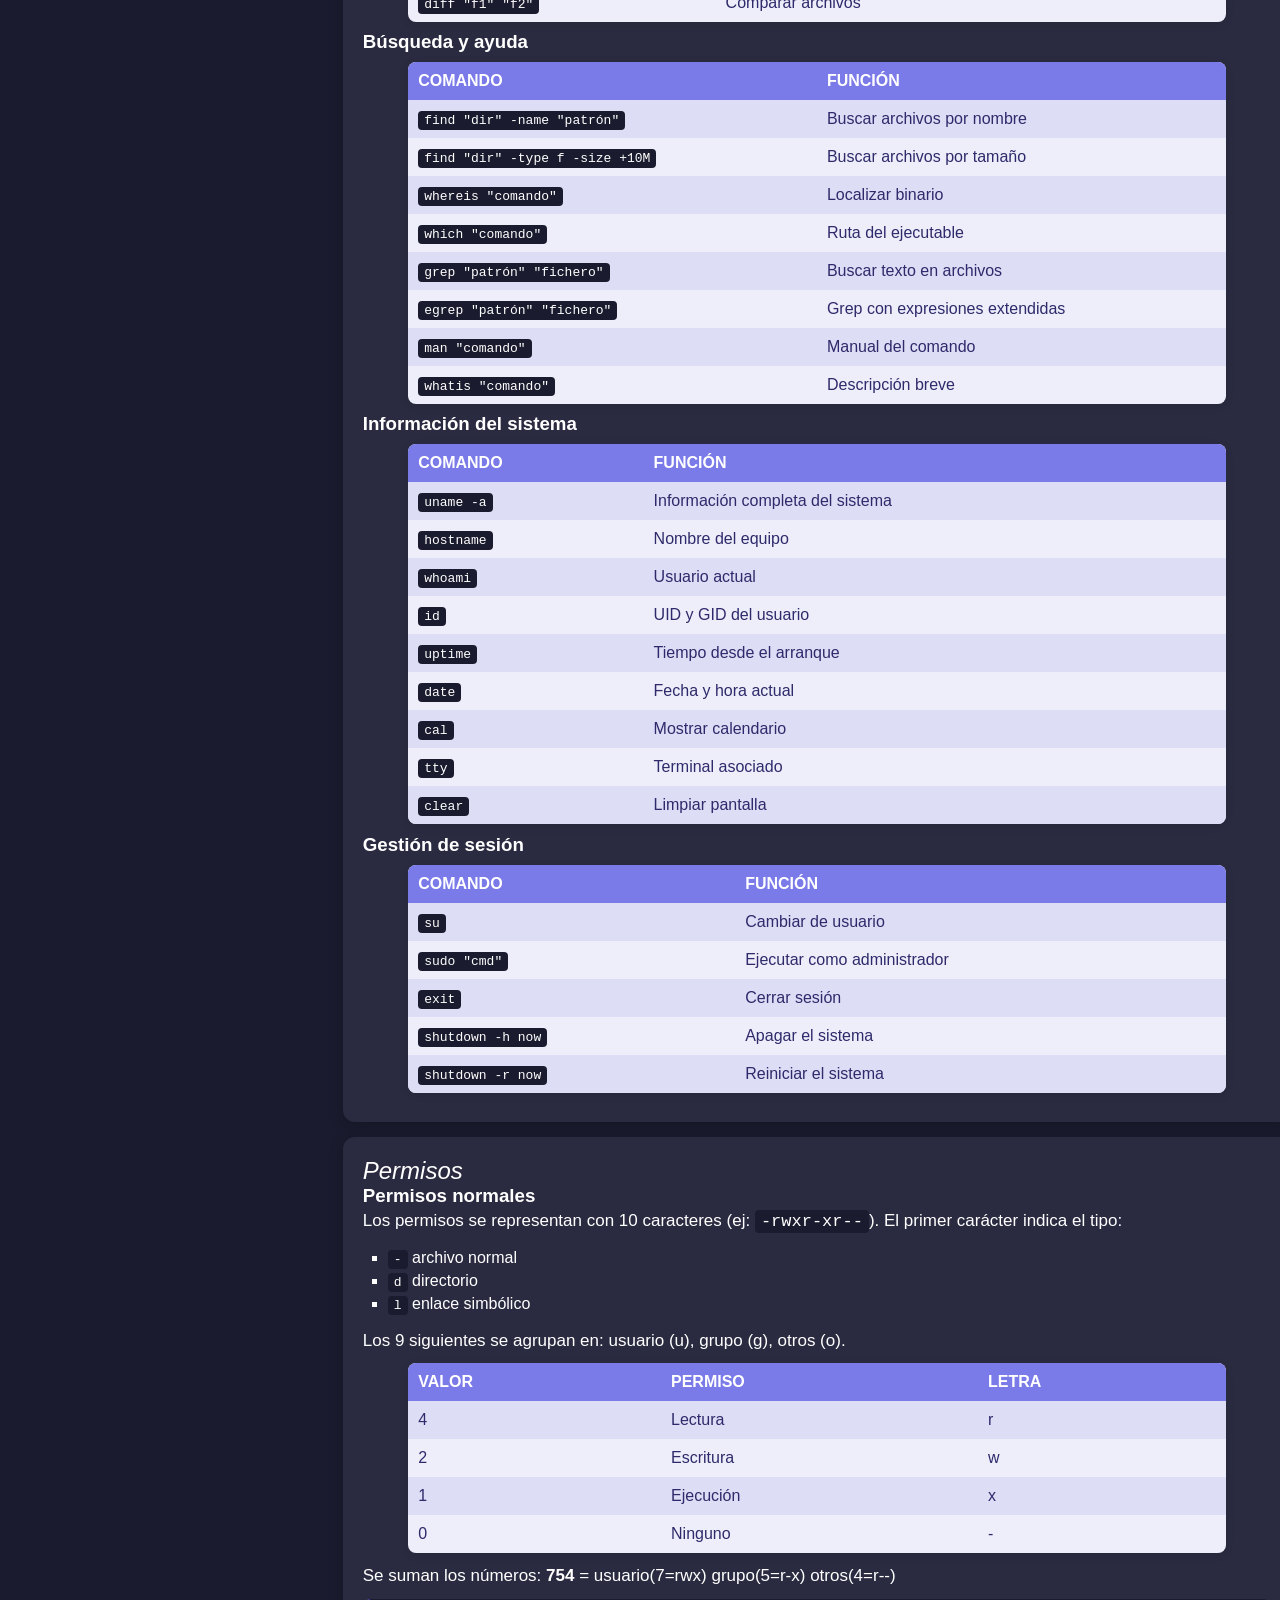
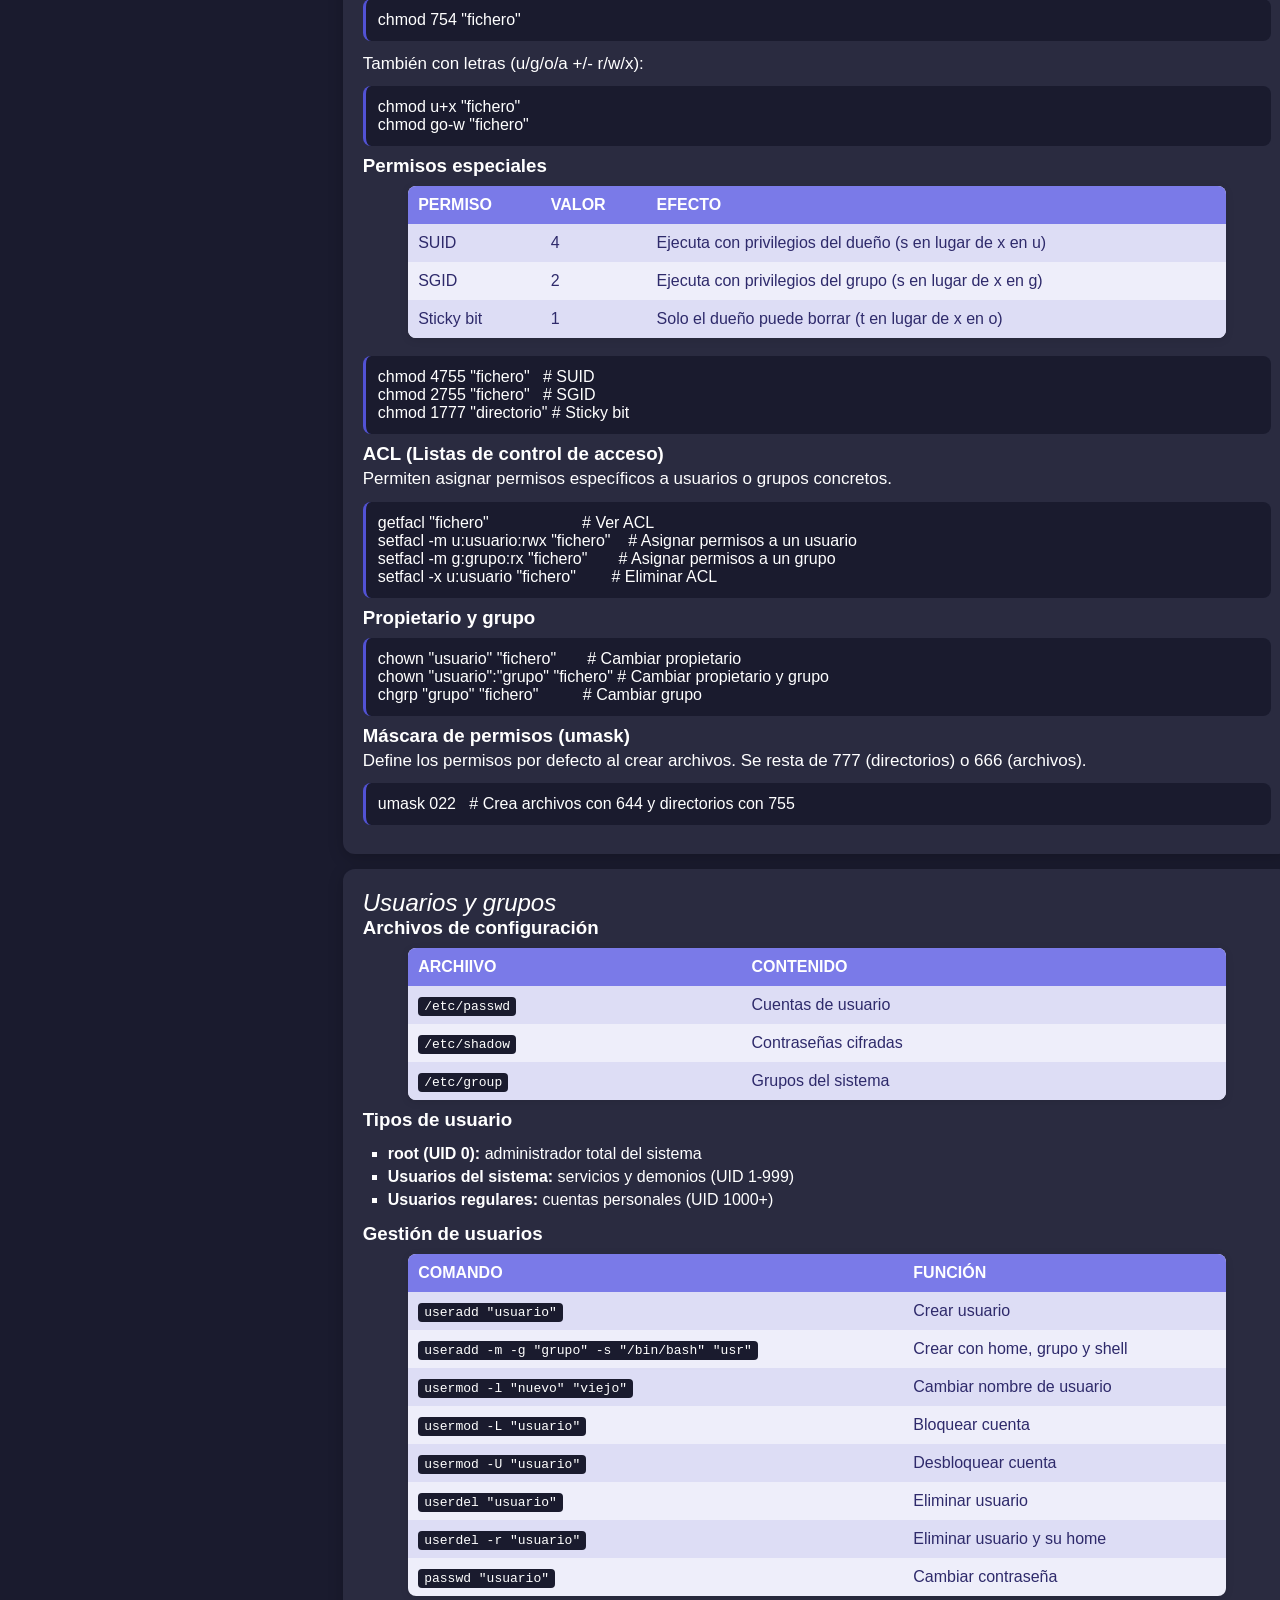
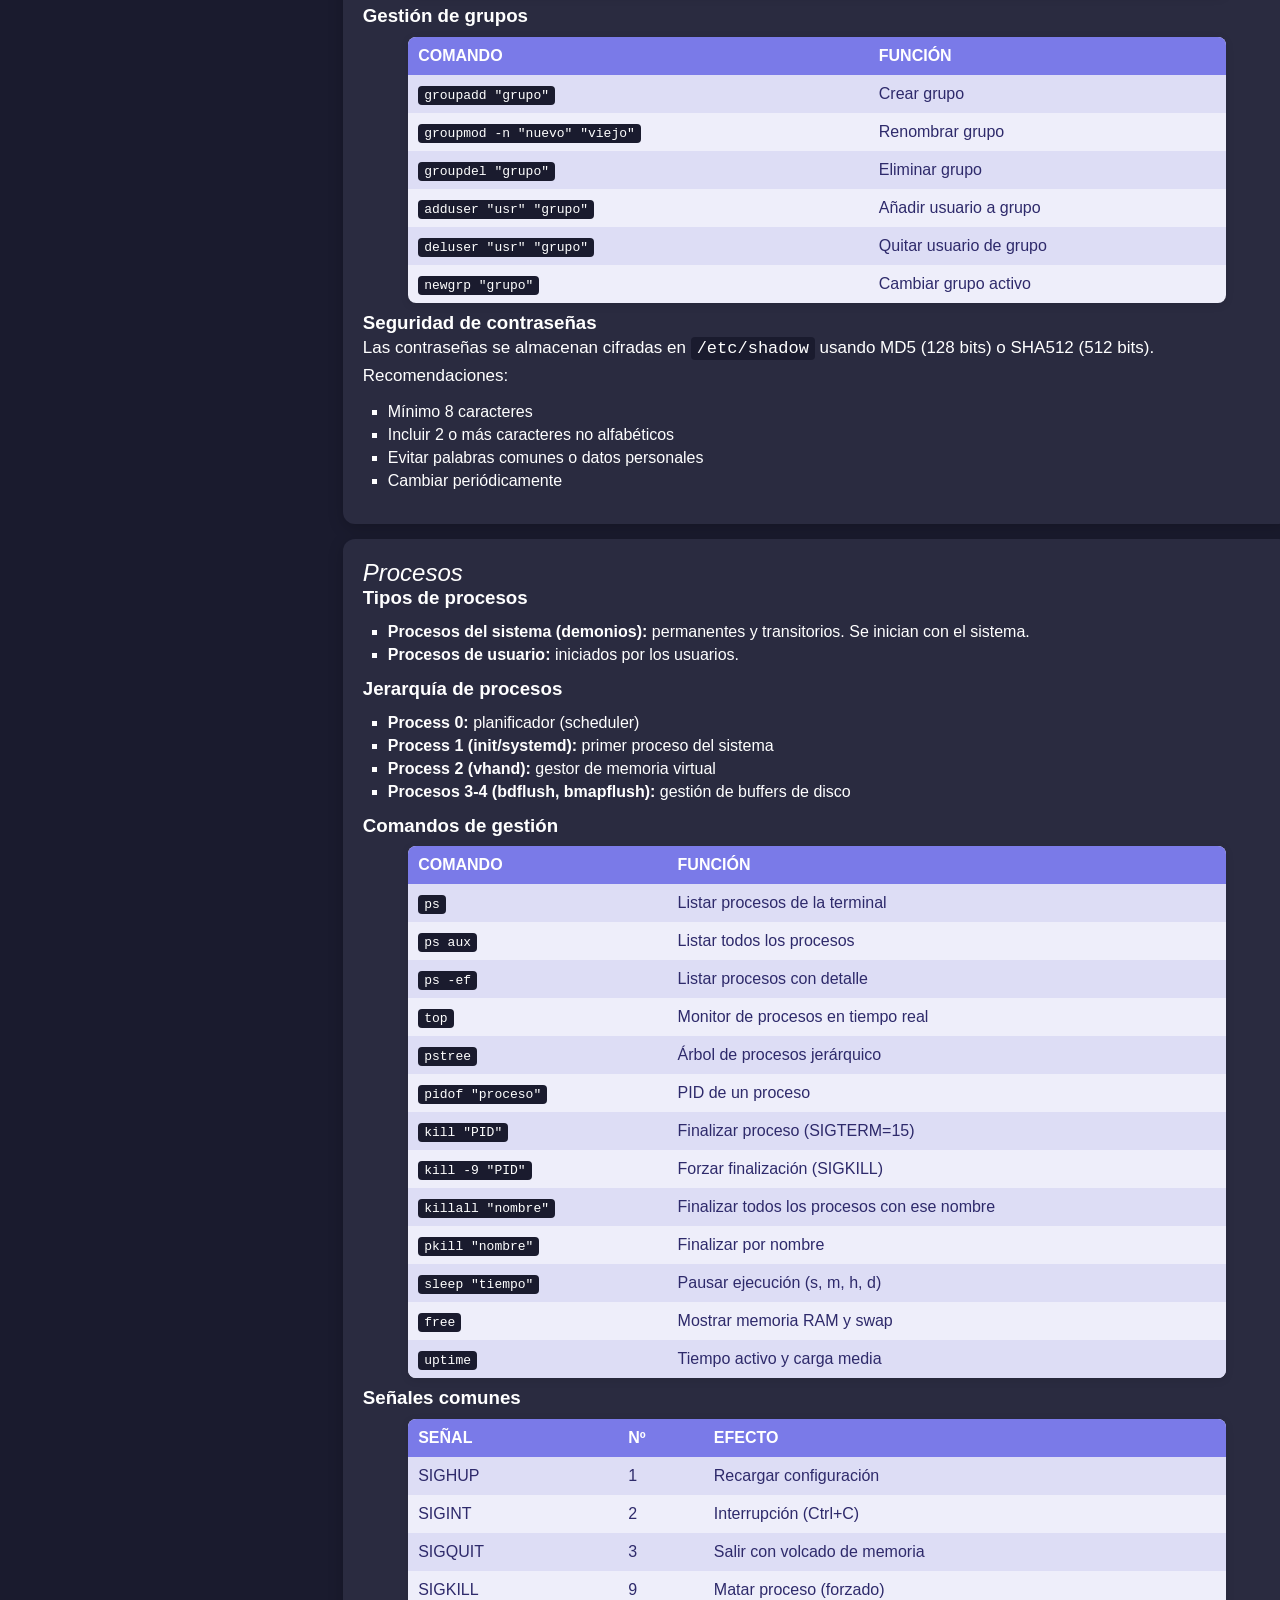
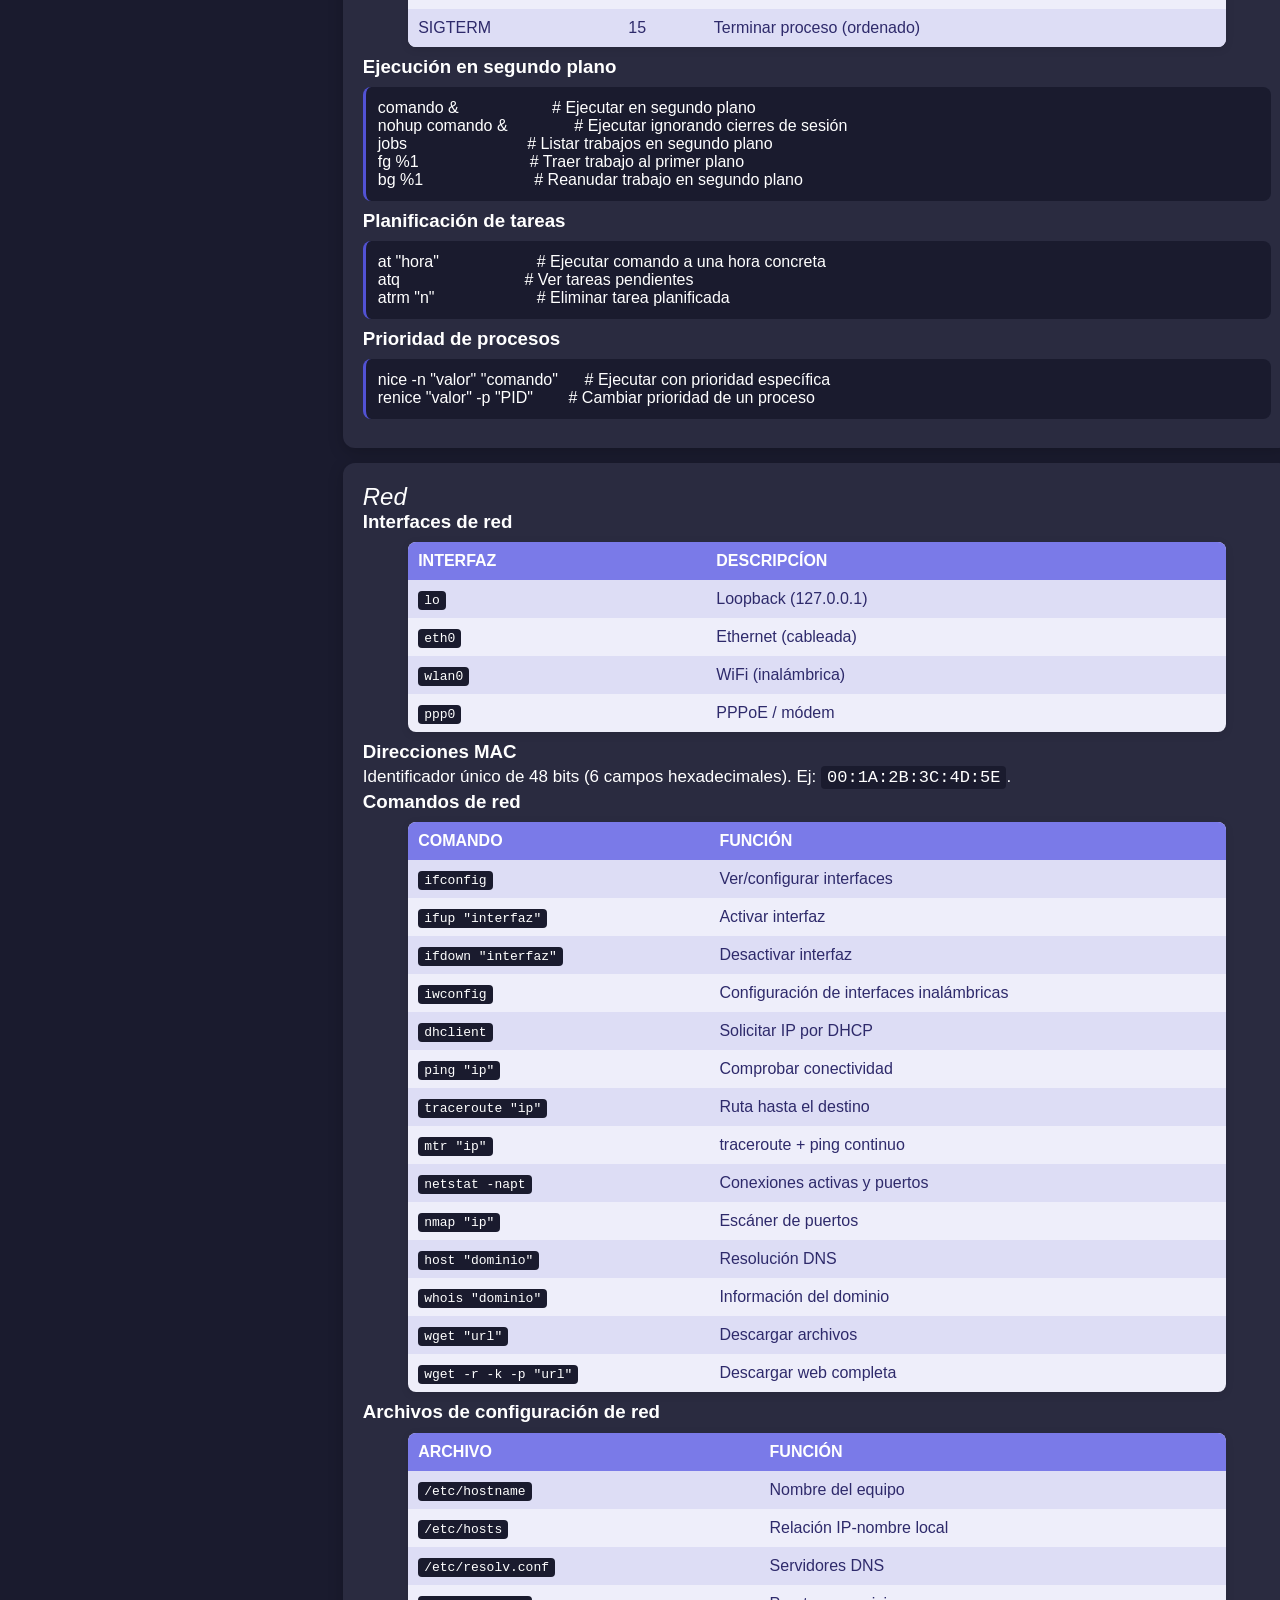
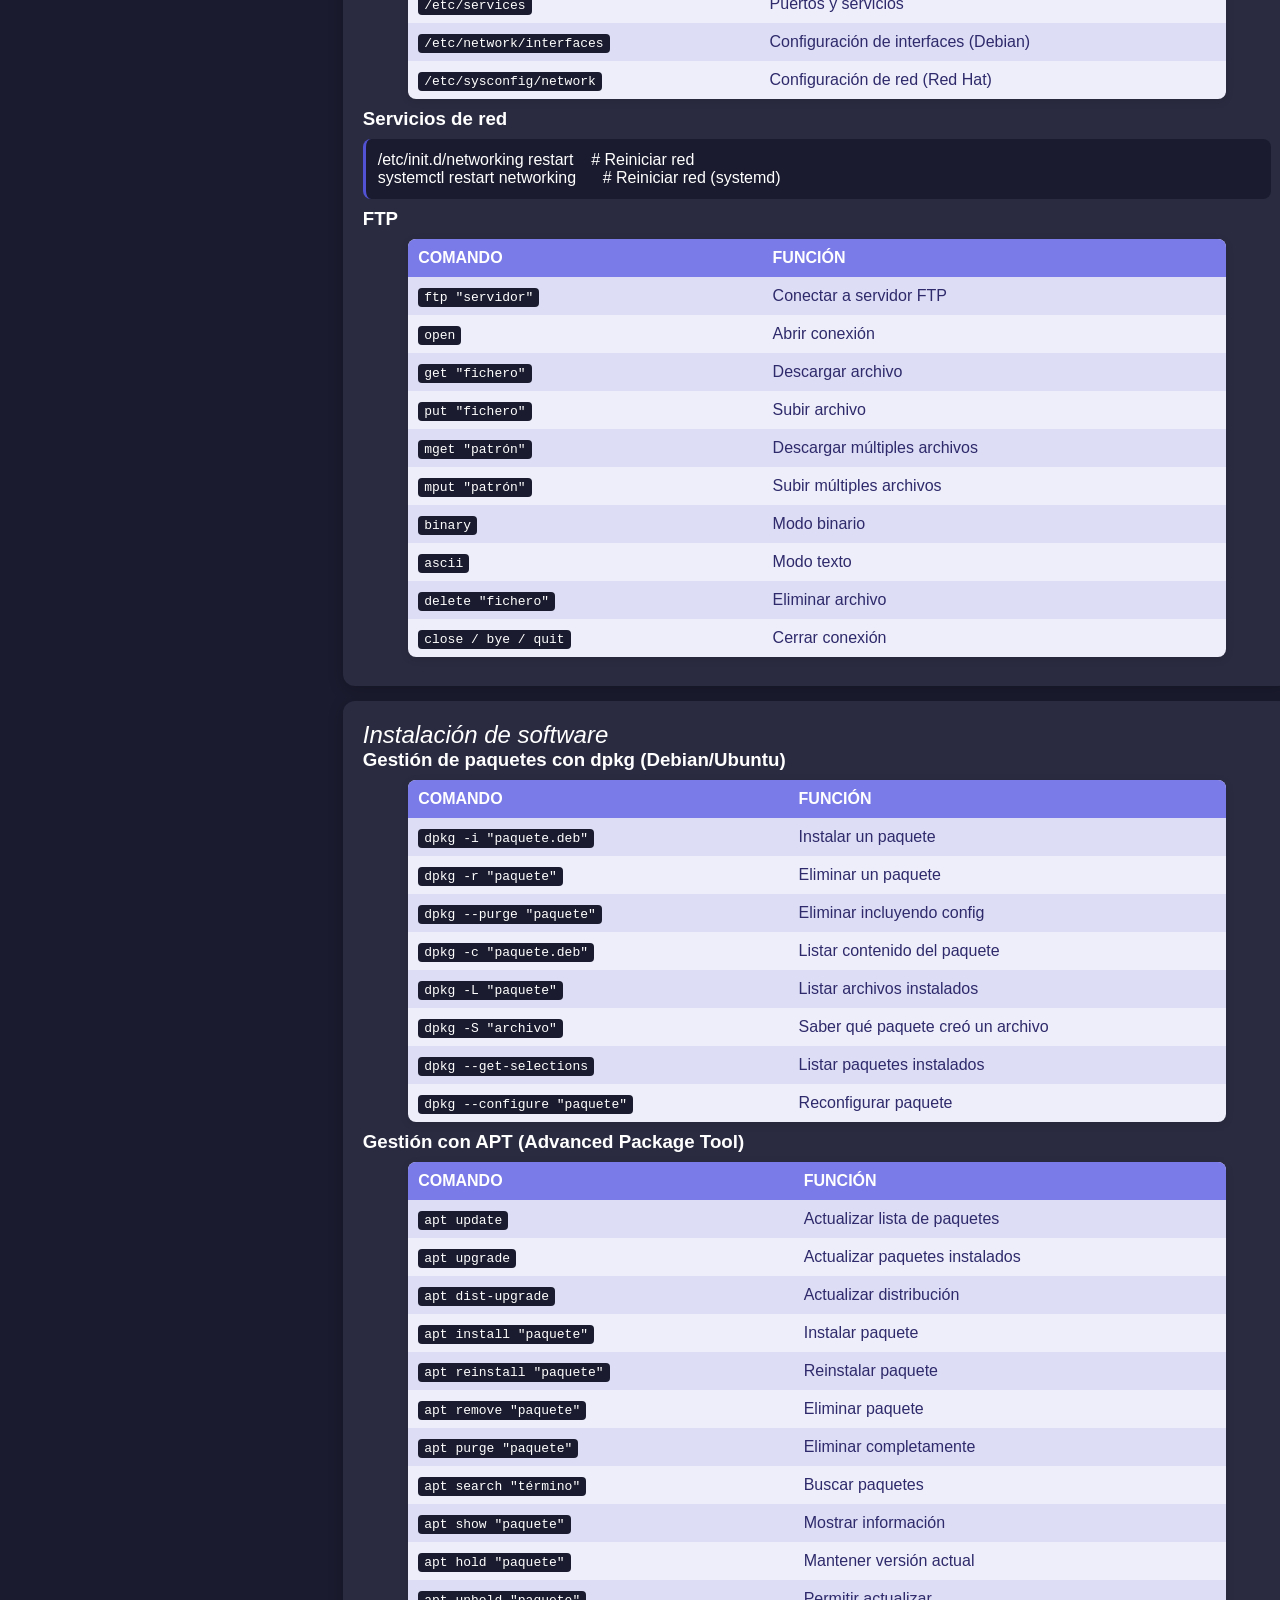
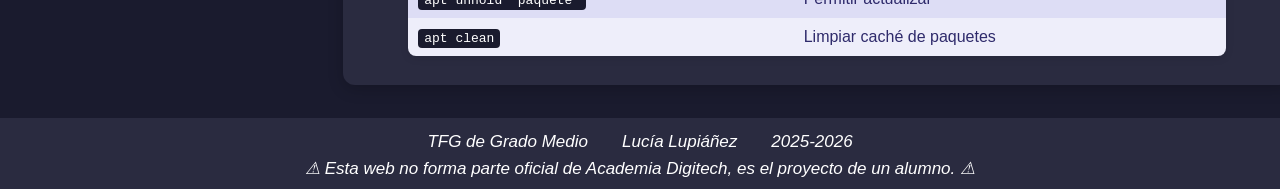
<file: sr.html>
<!DOCTYPE html>
<html>
	<head>
		<meta name="viewport" content="width=device-width, initial-scale=1">
		<link rel="stylesheet" href="base.css">
		<link rel="stylesheet" href="sr.css">
		<title>Servicios en Red</title>
	</head>
	
	<body>
		<nav>
			<div id="logo">
				<div class="ico"><img src="./Imagenes/ico.png"></div>
				<div class="apunte">Apuntes 2º SMR</div>
			</div>
			
			<section id="hea">
				<ul>
					<!--INICIO-->
					<li>
						<article class="asignatura">
							<a href="index.html">Inicio</a>
						</article>
					</li>

					<!--APLICACIONES WEB-->
					<li> 
						<article class="asignatura">
							<a href="aw.html">Aplicaciones web</a>
							<ul>
								<li><a href="aw.html">HTML</a></li>
								<li><a href="aw.html">CSS</a></li>
							</ul>
						</article>
					</li>

					<!--DIGITALIZACIÓN-->
					<li> 
						<article class="asignatura">
							<a href="dasp.html">Digitalización</a>
							<ul>
								<li><a href="dasp.html">Tema 1</a></li>
								<li><a href="dasp.html">Tema 2</a></li>
								<li><a href="dasp.html">Tema 3</a></li>
								<li><a href="dasp.html">Tema 4</a></li>
								<li><a href="dasp.html">Tema 5</a></li>
							</ul>
						</article>
					</li>

					<!--ITINERARIO-->
					<li> 
						<article class="asignatura">
							<a href="ipell.html">Itinerario Personal Ⅱ</a>
							<ul>
								<li><a href="ipell.html">Unidad 1</a></li>
								<li><a href="ipell.html">Unidad 2</a></li>
								<li><a href="ipell.html">Unidad 3</a></li>
							</ul>
						</article>
					</li>

					<!--PYTHON-->
					<li>
						<article class="asignatura">
							<a href="pp.html">Programación Python</a>
							<ul>
								<li><a href="pp.html">Tema 1</a></li>
								<li><a href="pp.html">Tema 2</a></li>
								<li><a href="pp.html">Tema 3</a></li>
								<li><a href="pp.html">Tema 4</a></li>
								<li><a href="pp.html">Tema 5</a></li>
							</ul>
						</article>
					</li>

					<!--SEGURIDAD INFORMATICA-->
					<li>
						<article class="asignatura">
							<a href="si.html">Seguridad Informática</a>
							<ul>
								<li><a href="si.html">Tema 0</a></li>
								<li><a href="si.html">Tema 1</a></li>
								<li><a href="si.html">Tema 2</a></li>
								<li><a href="si.html">Tema 3</a></li>
								<li><a href="si.html">Tema 4</a></li>
								<li><a href="si.html">Tema 5</a></li>
							</ul>
						</article>
					</li>

					<!--SISTEMAS OPERATIVOS EN RED-->
					<li>
						<article class="asignatura">
							<a href="sor.html">Sist. Operativos Red</a>
							<ul>
								<li><a href="sor.html">Tema 1</a></li>
								<li><a href="sor.html">Tema 2</a></li>
								<li><a href="sor.html">Tema 3</a></li>
								<li><a href="sor.html">Tema 4</a></li>
								<li><a href="sor.html">Tema 5</a></li>
								<li><a href="sor.html">Tema 6</a></li>
								<li><a href="sor.html">Tema 7</a></li>
							</ul>
						</article>
					</li>
				</ul>
			</section>
		</nav>

		<div id="indice">
			<h1>Índice</h1>
			<hr>
			<h2>Cisco Packet Tracer</h2>
			<ol type="1">
				<li class="lista"><a href="#1">Máscara Wildcard</a></li>
				<li class="lista"><a href="#2">DHCP</a></li>
				<li class="lista"><a href="#3">OSPF</a></li>
				<li class="lista"><a href="#4">DR y BDR</a></li>
				<li class="lista"><a href="#5">ACL</a></li>
				<li class="lista"><a href="#6">ACL Estándar</a></li>
				<li class="lista"><a href="#7">ACL Extendida</a></li>
				<li class="lista"><a href="#8">ACL Nombrada</a></li>
			</ol>
			<h2>Linux</h2>
			<ol type="1">
				<li class="lista"><a href="#9">Comandos básicos</a></li>
				<li class="lista"><a href="#10">Permisos</a></li>
				<li class="lista"><a href="#11">Usuarios y grupos</a></li>
				<li class="lista"><a href="#12">Procesos</a></li>
				<li class="lista"><a href="#13">Red</a></li>
				<li class="lista"><a href="#14">Instalación de software</a></li>
			</ol>
		</div>

		<section class="contenido">
			<div class="section-title"><h1>Cisco Packet Tracer</h1></div>

			<article class="articulo">
				<h2><a name="1"><span>Máscara Wildcard</span></a></h2>
				<table>
					<tr>
						<th>/</th>
						<th>MÁSCARA</th>
						<th>WILDCARD</th>
					</tr>
					
					<tr>
						<td>/1</td>
						<td>128.0.0.0</td>
						<td>127.255.255.255</td>
					</tr>
					
					<tr>
						<td>/2</td>
						<td>192.0.0.0</td>
						<td>63.255.255.255</td>
					</tr>
					
					<tr>
						<td>/3</td>
						<td>224.0.0.0</td>
						<td>31.255.255.255</td>
					</tr>
					
					<tr>
						<td>/4</td>
						<td>240.0.0.0</td>
						<td>15.255.255.255</td>
					</tr>
					
						<tr>
						<td>/5</td>
						<td>248.0.0.0</td>
						<td>7.255.255.255</td>
					</tr>
					
					<tr><td>/6</td>
						<td>252.0.0.0</td>
						<td>3.255.255.255</td>
					</tr>
					
					<tr><td>/7</td>
						<td>254.0.0.0</td>
						<td>1.255.255.255</td>
					</tr>
					
					<tr><td>/8</td>
						<td>255.0.0.0</td>
						<td>0.255.255.255</td>
					</tr>
					
					<tr>
						<td>/9</td>
						<td>255.128.0.0</td>
						<td>0.127.255.255</td>
					</tr>
					
					<tr>
						<td>/10</td>
						<td>255.192.0.0</td>
						<td>0.63.255.255</td>
					</tr>
					
					<tr>
						<td>/11</td>
						<td>255.224.0.0</td>
						<td>0.31.255.255</td>
					</tr>
					
					<tr>
						<td>/12</td>
						<td>255.240.0.0</td>
						<td>0.15.255.255</td>
					</tr>
					
					<tr>
						<td>/13</td>
						<td>255.248.0.0</td>
						<td>0.7.255.255</td>
					</tr>
					
					<tr>
						<td>/14</td>
						<td>255.252.0.0</td>
						<td>0.3.255.255</td>
					</tr>
					
					<tr>
						<td>/15</td>
						<td>255.254.0.0</td>
						<td>0.1.255.255</td>
					</tr>
					
					<tr>
						<td>/16</td>
						<td>255.255.0.0</td>
						<td>0.0.255.255</td>
					</tr>
					
					<tr>
						<td>/17</td>
						<td>255.255.128.0</td>
						<td>0.0.127.255</td>
					</tr>
					
					<tr>
						<td>/18</td>
						<td>255.255.192.0</td>
						<td>0.0.63.255</td>
					</tr>
					
					<tr>
						<td>/19</td>
						<td>255.255.224.0</td>
						<td>0.0.31.255</td>
					</tr>
					
					<tr>
						<td>/20</td>
						<td>255.255.240.0</td>
						<td>0.0.15.255</td>
					</tr>
					
					<tr>
						<td>/21</td>
						<td>255.255.248.0</td>
						<td>0.0.7.255</td>
					</tr>
					
					<tr>
						<td>/22</td>
						<td>255.255.252.0</td>
						<td>0.0.3.255</td>
					</tr>
					
					<tr>
						<td>/23</td>
						<td>255.255.254.0</td>
						<td>0.0.1.255</td>
					</tr>
					
					<tr>
						<td>/24</td>
						<td>255.255.255.0</td>
						<td>0.0.0.255</td>
					</tr>
					
					<tr>
						<td>/25</td>
						<td>255.255.255.128</td>
						<td>0.0.0.127</td>
					</tr>
					
					<tr>
						<td>/26</td>
						<td>255.255.255.192</td>
						<td>0.0.0.63</td>
					</tr>
					
					<tr>
						<td>/27</td>
						<td>255.255.255.224</td>
						<td>0.0.0.31</td>
					</tr>
					
					<tr>
						<td>/28</td>
						<td>255.255.255.240</td>
						<td>0.0.0.15</td>
					</tr>
					
					<tr>
						<td>/29</td>
						<td>255.255.255.248</td>
						<td>0.0.0.7</td>
					</tr>
					
					<tr>
						<td>/30</td>
						<td>255.255.255.252</td>
						<td>0.0.0.3</td>
					</tr>
				</table>
			</article>

			<article class="articulo">
				<h2><a name="2"><span>DHCP</span></a></h2>
				<p>El protocolo de configuración dinámica de host (DHCP) proporciona direccionamiento IP automático y demás información a los clientes: dirección IP, máscara de subred, gateway por defecto y dirección de servidor DNS. Está disponible tanto para IPv6 como para IPv4.</p>

				<h3>Métodos de asignación DHCPv4</h3>
				<ul>
					<li><strong>Asignación manual:</strong> el administrador asigna una IPv4 preasignada.</li>
					<li><strong>Asignación automática:</strong> DHCPv4 asigna una IPv4 estática permanentemente.</li>
					<li><strong>Asignación dinámica:</strong> DHCPv4 arrienda una IPv4 por tiempo limitado (el más utilizado).</li>
				</ul>

				<h3>En Servidor</h3>
				<p>Seguir las instrucciones del servidor.</p>

				<h3>En Router (servidor DHCPv4)</h3>
				<p>Un router Cisco con IOS puede configurarse como servidor DHCPv4:</p>
				<pre>Router(config)# ip dhcp excluded-address "ip inicio" "ip fin"
Router(config)# ip dhcp excluded-address "ip"
Router(config)# ip dhcp pool "nombre"
Router(dhcp-config)# network "ip pura" "mascara"
Router(dhcp-config)# default-router "gateway"
Router(dhcp-config)# dns-server "ip dns"
Router(dhcp-config)# domain-name "dominio"</pre>

				<h4>Verificación</h4>
				<pre>Router# show running-config | section dhcp
Router# show ip dhcp binding
Router# show ip dhcp server statistics</pre>
				<p>En un PC cliente: <code>ipconfig /all</code></p>

				<h4>Deshabilitar DHCP</h4>
				<pre>Router(config)# no service dhcp</pre>

				<h4>Retransmisión (redes no conectadas directamente)</h4>
				<p>La dirección IP de ayuda (ip helper-address) permite a un router reenviar difusiones DHCPv4 al servidor DHCPv4, funcionando como retransmisión.</p>
				<pre>Router(config)# interface ""
Router(config-if)# ip helper-address "ip servidor"</pre>

				<h4>Configuración de router como cliente DHCPv4</h4>
				<pre>Router(config)# interface ""
Router(config-if)# ip address dhcp</pre>
			</article>

			<article class="articulo">
				<h2><a name="3"><span>OSPF</span></a></h2>
				<h3>IPv4</h3>
				<pre>Router(config)# router ospf "n"
Router(config-router)# network "ip pura" "wildcard" area ""</pre>
				<h3>IPv6</h3>
				<pre>Router(config)# ipv6 unicast-routing
Router(config)# interface ""
Router(config-if)# ipv6 ospf "n" area "N"
Router(config)# ipv6 route ospf "n"
Router(config-router)# network "ip pura" area ""
Router(config-router)# router-id 1.1.1.1</pre>
			</article>

			<article class="articulo">
				<h2><a name="4"><span>DR y BDR</span></a></h2>
				<p>Cuando en un mismo switch hay más de un router conectado, se configuran todos con la misma red.</p>
				<ul>
					<li><strong>DR</strong> → Router con IP mayor o ID mayor</li>
					<li><strong>BDR</strong> → Router con segunda IP mayor o segunda ID mayor</li>
				</ul>
				<h4>Cambio de prioridad</h4>
				<pre>Router(config)# interface ""
Router(config-if)# ip ospf priority 255</pre>
				<p>La prioridad es proporcional: 0 &lt; 255</p>
			</article>

			<article class="articulo">
				<h2><a name="5"><span>ACL</span></a></h2>
				<h3>Orden de prioridad</h3>
				<p>Dispositivo &gt; Red &gt; Todo</p>
				<ul>
					<li>Para dispositivo: <code>host 0.0.0.0</code></li>
					<li>Para red: <code>0.0.0.0 0.0.0.0</code></li>
					<li>Para todo: <code>any any</code></li>
				</ul>
			</article>

			<article class="articulo">
				<h2><a name="6"><span>ACL Estándar</span></a></h2>
				<p>Se configura en <strong>destino</strong>. Rango: 1-99 y 1300-1999.</p>
				<pre>Router(config)# access-list "n" deny|permit "ip origen" "wildcard"
Router(config)# interface ""
Router(config-if)# ip access-group "n" in|out</pre>
				<h4>Configurar Telnet</h4>
				<pre>Router(config)# line vty 0 4
Router(config)# access-class "n" in|out</pre>
				<h4>Acceder y editar ACL</h4>
				<pre>Router(config)# ip access-list standard "n"</pre>
			</article>

			<article class="articulo">
				<h2><a name="7"><span>ACL Extendida</span></a></h2>
				<p>Se configura en <strong>origen</strong>. Rango: 100-199 y 2000-2699.</p>
				<pre>Router(config)# access-list "n" deny|permit ip "ip origen" "wc origen" "ip destino" "wc destino"
Router(config)# interface ""
Router(config-if)# ip access-group "n" in|out</pre>
				<h4>Configurar ping (ICMP)</h4>
				<pre>Router(config)# access-list "n" deny|permit icmp "ip origen" "wc origen" "ip destino" "wc destino"</pre>
				<h4>Configurar Telnet</h4>
				<pre>Router(config)# access-list "n" deny|permit tcp "ip origen" "wc origen" "ip destino" "wc destino" eq telnet</pre>
				<img src="Imagenes/Pasted image 20251212130817.png" alt="ACL Extendida">
			</article>

			<article class="articulo">
				<h2><a name="8"><span>ACL Nombrada</span></a></h2>
				<p>Los nombres pueden contener caracteres alfanuméricos y al menos una letra. Se sugiere mayúsculas.</p>
				<h4>Estándar</h4>
				<pre>Router(config)# ip access-list "nom" deny|permit "ip origen" "wildcard"
Router(config)# interface ""
Router(config-if)# ip access-group "n" in|out</pre>
				<h4>Extendida</h4>
				<pre>Router(config)# ip access-list "nom" deny|permit ip|icmp|tcp "ip origen" "wc origen" "ip destino" "wc destino"
Router(config)# interface ""
Router(config-if)# ip access-group "n" in|out</pre>
				<img src="Imagenes/Pasted image 20251212130958.png" alt="ACL Nombrada">
			</article>
		</section>

		<section class="contenido">
			<div class="section-title"><h1>Linux</h1></div>

			<article class="articulo">
				<h2><a name="9"><span>Comandos básicos</span></a></h2>

				<h3>Ficheros y directorios</h3>
				<table>
					<tr>
						<th>COMANDO</th>
						<th>FUNCIÓN</th>
					</tr>
					
					<tr>
						<td><code>ls</code></td>
						<td>Listar contenido del directorio</td>
					</tr>
					
					<tr>
						<td><code>ls -la</code></td>
						<td>Listar con permisos y ocultos</td>
					</tr>
					
					<tr>
						<td><code>pwd</code></td>
						<td>Directorio actual</td>
					</tr>
					
					<tr>
						<td><code>cd "dir"</code></td>
						<td>Cambiar de directorio</td>
					</tr>
					
					<tr>
						<td><code>cd ..</code></td>
						<td>Subir un nivel</td>
					</tr>
					
					<tr>
						<td><code>mkdir "dir"</code></td>
						<td>Crear directorio</td>
					</tr>
					
					<tr>
						<td><code>rmdir "dir"</code></td>
						<td>Eliminar directorio vacío</td>
					</tr>
					
					<tr>
						<td><code>cp "origen" "destino"</code></td>
						<td>Copiar archivos</td>
					</tr>
					
					<tr>
						<td><code>mv "origen" "destino"</code></td>
						<td>Mover o renombrar</td>
					</tr>
					
					<tr>
						<td><code>rm "fichero"</code></td>
						<td>Eliminar archivo</td>
					</tr>
					
					<tr>
						<td><code>rm -r "dir"</code></td>
						<td>Eliminar directorio y contenido</td>
					</tr>
					
					<tr>
						<td><code>ln "nom1" "nom2"</code></td>
						<td>Crear enlace lógico</td>
					</tr>
					
					<tr>
						<td><code>stat "fichero"</code></td>
						<td>Estado del archivo</td>
					</tr>
					
					<tr>
						<td><code>file "fichero"</code></td>
						<td>Determinar tipo de archivo</td>
					</tr>
				</table>

				<h3>Visualización de contenido</h3>
				<table>
					<tr>
						<th>COMANDO</th>
						<th>FUNCIÓN</th>
					</tr>
					
					<tr>
						<td><code>cat "fichero"</code></td>
						<td>Mostrar contenido completo</td>
					</tr>
					
					<tr>
						<td><code>more "fichero"</code></td>
						<td>Ver contenido paginado</td>
					</tr>
					
					<tr>
						<td><code>less "fichero"</code></td>
						<td>Ver contenido con navegación</td>
					</tr>
					
					<tr>
						<td><code>head "fichero"</code></td>
						<td>Ver primeras líneas</td>
					</tr>
					
					<tr>
						<td><code>tail "fichero"</code></td>
						<td>Ver últimas líneas</td>
					</tr>
					
					<tr>
						<td><code>sort "fichero"</code></td>
						<td>Ordenar líneas</td>
					</tr>
					
					<tr>
						<td><code>uniq "fichero"</code></td>
						<td>Mostrar líneas sin repetir</td>
					</tr>
					
					<tr>
						<td><code>diff "f1" "f2"</code></td>
						<td>Comparar archivos</td>
					</tr>
				</table>

				<h3>Búsqueda y ayuda</h3>
				<table>
					<tr>
						<th>COMANDO</th>
						<th>FUNCIÓN</th>
					</tr>
					
					<tr>
						<td><code>find "dir" -name "patrón"</code></td>
						<td>Buscar archivos por nombre</td>
					</tr>
					
					<tr>
						<td><code>find "dir" -type f -size +10M</code></td>
						<td>Buscar archivos por tamaño</td>
					</tr>
					
					<tr>
						<td><code>whereis "comando"</code></td>
						<td>Localizar binario</td>
					</tr>
					
					<tr>
						<td><code>which "comando"</code></td>
						<td>Ruta del ejecutable</td>
					</tr>
					
					<tr>
						<td><code>grep "patrón" "fichero"</code></td>
						<td>Buscar texto en archivos</td>
					</tr>
					
					<tr>
						<td><code>egrep "patrón" "fichero"</code></td>
						<td>Grep con expresiones extendidas</td>
					</tr>
					
					<tr>
						<td><code>man "comando"</code></td>
						<td>Manual del comando</td>
					</tr>
					
					<tr>
						<td><code>whatis "comando"</code></td>
						<td>Descripción breve</td>
					</tr>
				</table>

				<h3>Información del sistema</h3>
				<table>
					<tr>
						<th>COMANDO</th>
						<th>FUNCIÓN</th>
					</tr>
					
					<tr>
						<td><code>uname -a</code></td>
						<td>Información completa del sistema</td>
					</tr>
					
					<tr>
						<td><code>hostname</code></td>
						<td>Nombre del equipo</td>
					</tr>
					
					<tr>
						<td><code>whoami</code></td>
						<td>Usuario actual</td>
					</tr>
					
					<tr>
						<td><code>id</code></td>
						<td>UID y GID del usuario</td>
					</tr>
					
					<tr>
						<td><code>uptime</code></td>
						<td>Tiempo desde el arranque</td>
					</tr>
					
					<tr>
						<td><code>date</code></td>
						<td>Fecha y hora actual</td>
					</tr>
					
					<tr>
						<td><code>cal</code></td>
						<td>Mostrar calendario</td>
					</tr>
					
					<tr>
						<td><code>tty</code></td>
						<td>Terminal asociado</td>
					</tr>
					
					<tr>
						<td><code>clear</code></td>
						<td>Limpiar pantalla</td>
					</tr>
				</table>

				<h3>Gestión de sesión</h3>
				<table>
					<tr>
						<th>COMANDO</th>
						<th>FUNCIÓN</th>
					</tr>
					
					<tr>
						<td><code>su</code></td>
						<td>Cambiar de usuario</td>
					</tr>
					
					<tr>
						<td><code>sudo "cmd"</code></td>
						<td>Ejecutar como administrador</td>
					</tr>
					
					<tr>
						<td><code>exit</code></td>
						<td>Cerrar sesión</td>
					</tr>
					
					<tr>
						<td><code>shutdown -h now</code></td>
						<td>Apagar el sistema</td>
					</tr>
					
					<tr>
						<td><code>shutdown -r now</code></td>
						<td>Reiniciar el sistema</td>
					</tr>
				</table>
			</article>

			<article class="articulo">
				<h2><a name="10"><span>Permisos</span></a></h2>

				<h3>Permisos normales</h3>
				<p>Los permisos se representan con 10 caracteres (ej: <code>-rwxr-xr--</code>). El primer carácter indica el tipo:</p>
				<ul>
					<li><code>-</code> archivo normal</li>
					<li><code>d</code> directorio</li>
					<li><code>l</code> enlace simbólico</li>
				</ul>
				<p>Los 9 siguientes se agrupan en: usuario (u), grupo (g), otros (o).</p>
				<table>
					<tr>
						<th>VALOR</th>
						<th>PERMISO</th>
						<th>LETRA</th>
					</tr>
					
					<tr>
						<td>4</td>
						<td>Lectura</td>
						<td>r</td>
					</tr>
					
					<tr>
						<td>2</td>
						<td>Escritura</td>
						<td>w</td>
					</tr>
					
					<tr>
						<td>1</td>
						<td>Ejecución</td>
						<td>x</td>
					</tr>
					
					<tr>
						<td>0</td>
						<td>Ninguno</td>
						<td>-</td>
					</tr>
				</table>
				<p>Se suman los números: <strong>754</strong> = usuario(7=rwx) grupo(5=r-x) otros(4=r--)</p>
				<pre>chmod 754 "fichero"</pre>
				<p>También con letras (u/g/o/a +/- r/w/x):</p>
				<pre>chmod u+x "fichero"
chmod go-w "fichero"</pre>

				<h3>Permisos especiales</h3>
				<table>
					<tr>
						<th>PERMISO</th>
						<th>VALOR</th>
						<th>EFECTO</th>
					</tr>
					
					<tr>
						<td>SUID</td>
						<td>4</td>
						<td>Ejecuta con privilegios del dueño (s en lugar de x en u)</td>
					</tr>
					
					<tr>
						<td>SGID</td>
						<td>2</td>
						<td>Ejecuta con privilegios del grupo (s en lugar de x en g)</td>
					</tr>
					
					<tr>
						<td>Sticky bit</td>
						<td>1</td>
						<td>Solo el dueño puede borrar (t en lugar de x en o)</td>
					</tr>
				</table>
				<pre>chmod 4755 "fichero"   # SUID
chmod 2755 "fichero"   # SGID
chmod 1777 "directorio" # Sticky bit</pre>

				<h3>ACL (Listas de control de acceso)</h3>
				<p>Permiten asignar permisos específicos a usuarios o grupos concretos.</p>
				<pre>getfacl "fichero"                     # Ver ACL
setfacl -m u:usuario:rwx "fichero"    # Asignar permisos a un usuario
setfacl -m g:grupo:rx "fichero"       # Asignar permisos a un grupo
setfacl -x u:usuario "fichero"        # Eliminar ACL</pre>

				<h3>Propietario y grupo</h3>
				<pre>chown "usuario" "fichero"       # Cambiar propietario
chown "usuario":"grupo" "fichero" # Cambiar propietario y grupo
chgrp "grupo" "fichero"          # Cambiar grupo</pre>

				<h3>Máscara de permisos (umask)</h3>
				<p>Define los permisos por defecto al crear archivos. Se resta de 777 (directorios) o 666 (archivos).</p>
				<pre>umask 022   # Crea archivos con 644 y directorios con 755</pre>
			</article>

			<article class="articulo">
				<h2><a name="11"><span>Usuarios y grupos</span></a></h2>

				<h3>Archivos de configuración</h3>
				<table>
					<tr>
						<th>ARCHIIVO</th>
						<th>CONTENIDO</th>
					</tr>
					
					<tr>
						<td><code>/etc/passwd</code></td>
						<td>Cuentas de usuario</td>
					</tr>
					
					<tr>
						<td><code>/etc/shadow</code></td>
						<td>Contraseñas cifradas</td>
					</tr>
					
					<tr>
						<td><code>/etc/group</code></td>
						<td>Grupos del sistema</td>
					</tr>
				</table>

				<h3>Tipos de usuario</h3>
				<ul>
					<li><strong>root (UID 0):</strong> administrador total del sistema</li>
					<li><strong>Usuarios del sistema:</strong> servicios y demonios (UID 1-999)</li>
					<li><strong>Usuarios regulares:</strong> cuentas personales (UID 1000+)</li>
				</ul>

				<h3>Gestión de usuarios</h3>
				<table>
					<tr>
						<th>COMANDO</th>
						<th>FUNCIÓN</th>
					</tr>
					
					<tr>
						<td><code>useradd "usuario"</code></td>
						<td>Crear usuario</td>
					</tr>
					
					<tr>
						<td><code>useradd -m -g "grupo" -s "/bin/bash" "usr"</code></td>
						<td>Crear con home, grupo y shell</td>
					</tr>
					
					<tr>
						<td><code>usermod -l "nuevo" "viejo"</code></td>
						<td>Cambiar nombre de usuario</td>
					</tr>
					
					<tr>
						<td><code>usermod -L "usuario"</code></td>
						<td>Bloquear cuenta</td>
					</tr>
					
					<tr>
						<td><code>usermod -U "usuario"</code></td>
						<td>Desbloquear cuenta</td>
					</tr>
					
					<tr>
						<td><code>userdel "usuario"</code></td>
						<td>Eliminar usuario</td>
					</tr>
					
					<tr>
						<td><code>userdel -r "usuario"</code></td>
						<td>Eliminar usuario y su home</td>
					</tr>
					
					<tr>
						<td><code>passwd "usuario"</code></td>
						<td>Cambiar contraseña</td>
					</tr>
				</table>

				<h3>Gestión de grupos</h3>
				<table>
					<tr>
						<th>COMANDO</th>
						<th>FUNCIÓN</th>
					</tr>
					
					<tr>
						<td><code>groupadd "grupo"</code></td>
						<td>Crear grupo</td>
					</tr>
					
					<tr>
						<td><code>groupmod -n "nuevo" "viejo"</code></td>
						<td>Renombrar grupo</td>
					</tr>
					
					<tr>
						<td><code>groupdel "grupo"</code></td>
						<td>Eliminar grupo</td>
					</tr>
					
					<tr>
						<td><code>adduser "usr" "grupo"</code></td>
						<td>Añadir usuario a grupo</td>
					</tr>
					
					<tr>
						<td><code>deluser "usr" "grupo"</code></td>
						<td>Quitar usuario de grupo</td>
					</tr>
					
					<tr>
						<td><code>newgrp "grupo"</code></td>
						<td>Cambiar grupo activo</td>
					</tr>
				</table>

				<h3>Seguridad de contraseñas</h3>
				<p>Las contraseñas se almacenan cifradas en <code>/etc/shadow</code> usando MD5 (128 bits) o SHA512 (512 bits). Recomendaciones:</p>
				<ul>
					<li>Mínimo 8 caracteres</li>
					<li>Incluir 2 o más caracteres no alfabéticos</li>
					<li>Evitar palabras comunes o datos personales</li>
					<li>Cambiar periódicamente</li>
				</ul>
			</article>

			<article class="articulo">
				<h2><a name="12"><span>Procesos</span></a></h2>

				<h3>Tipos de procesos</h3>
				<ul>
					<li><strong>Procesos del sistema (demonios):</strong> permanentes y transitorios. Se inician con el sistema.</li>
					<li><strong>Procesos de usuario:</strong> iniciados por los usuarios.</li>
				</ul>

				<h3>Jerarquía de procesos</h3>
				<ul>
					<li><strong>Process 0:</strong> planificador (scheduler)</li>
					<li><strong>Process 1 (init/systemd):</strong> primer proceso del sistema</li>
					<li><strong>Process 2 (vhand):</strong> gestor de memoria virtual</li>
					<li><strong>Procesos 3-4 (bdflush, bmapflush):</strong> gestión de buffers de disco</li>
				</ul>

				<h3>Comandos de gestión</h3>
				<table>
					<tr>
						<th>COMANDO</th>
						<th>FUNCIÓN</th>
					</tr>
					
					<tr>
						<td><code>ps</code></td>
						<td>Listar procesos de la terminal</td>
					</tr>
					
					<tr>
						<td><code>ps aux</code></td>
						<td>Listar todos los procesos</td>
					</tr>
					
					<tr>
						<td><code>ps -ef</code></td>
						<td>Listar procesos con detalle</td>
					</tr>
					
					<tr>
						<td><code>top</code></td>
						<td>Monitor de procesos en tiempo real</td>
					</tr>
					
					<tr>
						<td><code>pstree</code></td>
						<td>Árbol de procesos jerárquico</td>
					</tr>
					
					<tr>
						<td><code>pidof "proceso"</code></td>
						<td>PID de un proceso</td>
					</tr>
					
					<tr>
						<td><code>kill "PID"</code></td>
						<td>Finalizar proceso (SIGTERM=15)</td>
					</tr>
					
					<tr>
						<td><code>kill -9 "PID"</code></td>
						<td>Forzar finalización (SIGKILL)</td>
					</tr>
					
					<tr>
						<td><code>killall "nombre"</code></td>
						<td>Finalizar todos los procesos con ese nombre</td>
					</tr>
					
					<tr>
						<td><code>pkill "nombre"</code></td>
						<td>Finalizar por nombre</td>
					</tr>
					
					<tr>
						<td><code>sleep "tiempo"</code></td>
						<td>Pausar ejecución (s, m, h, d)</td>
					</tr>
				
					<tr>
						<td><code>free</code></td>
						<td>Mostrar memoria RAM y swap</td>
					</tr>
					
					<tr>
						<td><code>uptime</code></td>
						<td>Tiempo activo y carga media</td>
					</tr>
				</table>

				<h3>Señales comunes</h3>
				<table>
					<tr>
						<th>SEÑAL</th>
						<th>Nº</th>
						<th>EFECTO</th>
					</tr>
					
					<tr>
						<td>SIGHUP</td>
						<td>1</td><td>Recargar configuración</td></tr>
					
					<tr>
						<td>SIGINT</td>
						<td>2</td>
						<td>Interrupción (Ctrl+C)</td>
					</tr>
					
					<tr>
						<td>SIGQUIT</td>
						<td>3</td>
						<td>Salir con volcado de memoria</td>
					</tr>
					
					<tr>
						<td>SIGKILL</td>
						<td>9</td>
						<td>Matar proceso (forzado)</td>
					</tr>
					
					<tr>
						<td>SIGTERM</td>
						<td>15</td>
						<td>Terminar proceso (ordenado)</td>
					</tr>
				</table>

				<h3>Ejecución en segundo plano</h3>
				<pre>comando &amp;                     # Ejecutar en segundo plano
nohup comando &amp;               # Ejecutar ignorando cierres de sesión
jobs                           # Listar trabajos en segundo plano
fg %1                         # Traer trabajo al primer plano
bg %1                         # Reanudar trabajo en segundo plano</pre>

				<h3>Planificación de tareas</h3>
				<pre>at "hora"                      # Ejecutar comando a una hora concreta
atq                            # Ver tareas pendientes
atrm "n"                       # Eliminar tarea planificada</pre>

				<h3>Prioridad de procesos</h3>
				<pre>nice -n "valor" "comando"      # Ejecutar con prioridad específica
renice "valor" -p "PID"        # Cambiar prioridad de un proceso</pre>
			</article>

			<article class="articulo">
				<h2><a name="13"><span>Red</span></a></h2>

				<h3>Interfaces de red</h3>
				<table>
					<tr>
						<th>INTERFAZ</th>
						<th>DESCRIPCÍON</th>
					</tr>
					
					<tr>
						<td><code>lo</code></td>
						<td>Loopback (127.0.0.1)</td>
					</tr>
					
					<tr>
						<td><code>eth0</code></td>
						<td>Ethernet (cableada)</td>
					</tr>
					
					<tr>
						<td><code>wlan0</code></td>
						<td>WiFi (inalámbrica)</td>
					</tr>
					
					<tr>
						<td><code>ppp0</code></td>
						<td>PPPoE / módem</td>
					</tr>
				</table>

				<h3>Direcciones MAC</h3>
				<p>Identificador único de 48 bits (6 campos hexadecimales). Ej: <code>00:1A:2B:3C:4D:5E</code>.</p>

				<h3>Comandos de red</h3>
				<table>
					<tr>
						<th>COMANDO</th>
						<th>FUNCIÓN</th>
					</tr>
					
					<tr>
						<td><code>ifconfig</code></td>
						<td>Ver/configurar interfaces</td>
					</tr>
					
					<tr>
						<td><code>ifup "interfaz"</code></td>
						<td>Activar interfaz</td>
					</tr>
					
					<tr>
						<td><code>ifdown "interfaz"</code></td>
						<td>Desactivar interfaz</td>
					</tr>
					
					<tr>
						<td><code>iwconfig</code></td>
						<td>Configuración de interfaces inalámbricas</td>
					</tr>
					
					<tr>
						<td><code>dhclient</code></td>
						<td>Solicitar IP por DHCP</td>
					</tr>
					
					<tr>
						<td><code>ping "ip"</code></td>
						<td>Comprobar conectividad</td>
					</tr>
					
					<tr>
						<td><code>traceroute "ip"</code></td>
						<td>Ruta hasta el destino</td>
					</tr>
					
					<tr>
						<td><code>mtr "ip"</code></td>
						<td>traceroute + ping continuo</td>
					</tr>
					
					<tr>
						<td><code>netstat -napt</code></td>
						<td>Conexiones activas y puertos</td>
					</tr>
					
					<tr>
						<td><code>nmap "ip"</code></td>
						<td>Escáner de puertos</td>
					</tr>
					
					<tr>
						<td><code>host "dominio"</code></td>
						<td>Resolución DNS</td>
					</tr>
					
					<tr>
						<td><code>whois "dominio"</code></td>
						<td>Información del dominio</td>
					</tr>
					
					<tr>
						<td><code>wget "url"</code></td>
						<td>Descargar archivos</td>
					</tr>
					
					<tr>
						<td><code>wget -r -k -p "url"</code></td>
						<td>Descargar web completa</td>
					</tr>
				</table>

				<h3>Archivos de configuración de red</h3>
				<table>
					<tr>
						<th>ARCHIVO</th>
						<th>FUNCIÓN</th>
					</tr>
					
					<tr>
						<td><code>/etc/hostname</code></td>
						<td>Nombre del equipo</td>
					</tr>
					
					<tr>
						<td><code>/etc/hosts</code></td>
						<td>Relación IP-nombre local</td>
					</tr>
					
					<tr>
						<td><code>/etc/resolv.conf</code></td>
						<td>Servidores DNS</td>
					</tr>
					
					<tr>
						<td><code>/etc/services</code></td>
						<td>Puertos y servicios</td>
					</tr>
					
					<tr>
						<td><code>/etc/network/interfaces</code></td>
						<td>Configuración de interfaces (Debian)</td>
					</tr>
					
					<tr>
						<td><code>/etc/sysconfig/network</code></td>
						<td>Configuración de red (Red Hat)</td>
					</tr>
				</table>

				<h3>Servicios de red</h3>
				<pre>/etc/init.d/networking restart    # Reiniciar red
systemctl restart networking      # Reiniciar red (systemd)</pre>

				<h3>FTP</h3>
				<table>
					<tr>
						<th>COMANDO</th>
						<th>FUNCIÓN</th>
					</tr>
					
					<tr>
						<td><code>ftp "servidor"</code></td>
						<td>Conectar a servidor FTP</td>
					</tr>
					
					<tr>
						<td><code>open</code></td>
						<td>Abrir conexión</td>
					</tr>
					
					<tr>
						<td><code>get "fichero"</code></td>
						<td>Descargar archivo</td>
					</tr>
					
					<tr>
						<td><code>put "fichero"</code></td>
						<td>Subir archivo</td>
					</tr>
					
					<tr>
						<td><code>mget "patrón"</code></td>
						<td>Descargar múltiples archivos</td>
					</tr>
					
					<tr>
						<td><code>mput "patrón"</code></td>
						<td>Subir múltiples archivos</td>
					</tr>
					
					<tr>
						<td><code>binary</code></td>
						<td>Modo binario</td>
					</tr>
					
					<tr>
						<td><code>ascii</code></td>
						<td>Modo texto</td>
					</tr>
					
					<tr>
						<td><code>delete "fichero"</code></td>
						<td>Eliminar archivo</td>
					</tr>
					
					<tr>
						<td><code>close / bye / quit</code></td>
						<td>Cerrar conexión</td>
					</tr>
				</table>
			</article>

			<article class="articulo">
				<h2><a name="14"><span>Instalación de software</span></a></h2>

				<h3>Gestión de paquetes con dpkg (Debian/Ubuntu)</h3>
				<table>
					<tr>
						<th>COMANDO</th>
						<th>FUNCIÓN</th>
					</tr>
					
					<tr>
						<td><code>dpkg -i "paquete.deb"</code></td>
						<td>Instalar un paquete</td>
					</tr>
					
					<tr>
						<td><code>dpkg -r "paquete"</code></td>
						<td>Eliminar un paquete</td>
					</tr>
					
					<tr>
						<td><code>dpkg --purge "paquete"</code></td>
						<td>Eliminar incluyendo config</td>
					</tr>
					
					<tr>
						<td><code>dpkg -c "paquete.deb"</code></td>
						<td>Listar contenido del paquete</td>
					</tr>
					
					
					<tr>
						<td><code>dpkg -L "paquete"</code></td>
						<td>Listar archivos instalados</td>
					</tr>
					
					<tr>
						<td><code>dpkg -S "archivo"</code></td>
						<td>Saber qué paquete creó un archivo</td>
					</tr>
					
					<tr>
						<td><code>dpkg --get-selections</code></td>
						<td>Listar paquetes instalados</td>
					</tr>
					
					<tr>
						<td><code>dpkg --configure "paquete"</code></td>
						<td>Reconfigurar paquete</td>
					</tr>
				</table>

				<h3>Gestión con APT (Advanced Package Tool)</h3>
				<table>
					<tr>
						<th>COMANDO</th>
						<th>FUNCIÓN</th>
					</tr>
					
					<tr>
						<td><code>apt update</code></td>
						<td>Actualizar lista de paquetes</td>
					</tr>
					
					<tr>
						<td><code>apt upgrade</code></td>
						<td>Actualizar paquetes instalados</td>
					</tr>
					
					<tr>
						<td><code>apt dist-upgrade</code></td>
						<td>Actualizar distribución</td>
					</tr>
					
					<tr>
						<td><code>apt install "paquete"</code></td>
						<td>Instalar paquete</td>
					</tr>
					
					<tr>
						<td><code>apt reinstall "paquete"</code></td>
						<td>Reinstalar paquete</td>
					</tr>
					
					<tr>
						<td><code>apt remove "paquete"</code></td>
						<td>Eliminar paquete</td>
					</tr>
					
					<tr>
						<td><code>apt purge "paquete"</code></td>
						<td>Eliminar completamente</td>
					</tr>
					
					
					<tr>
						<td><code>apt search "término"</code></td>
						<td>Buscar paquetes</td>
					</tr>
					
					<tr>
						<td><code>apt show "paquete"</code></td>
						<td>Mostrar información</td>
					</tr>
					
					<tr>
						<td><code>apt hold "paquete"</code></td>
						<td>Mantener versión actual</td>
					</tr>
					
					<tr>
						<td><code>apt unhold "paquete"</code></td>
						<td>Permitir actualizar</td>
					</tr>
					
					<tr>
						<td><code>apt clean</code></td>
						<td>Limpiar caché de paquetes</td>
					</tr>
				</table>
			</article>
		</section>

		<footer>
			<p>TFG de Grado Medio&emsp;&emsp;Lucía Lupiáñez&emsp;&emsp;2025-2026</p>
			<p>⚠ Esta web no forma parte oficial de Academia Digitech, es el proyecto de un alumno. ⚠</p>
		</footer>
	</body>
</html>
</file>
<file: base.css>
*{padding:0;margin:0;box-sizing:border-box;}
h1,h2,h3,h4,h5,h6,p,a,div,button,footer,input,strong,i,ul,li,ol,table,th,td{font-family:Bahnschrift,'Franklin Gothic Medium','Arial Narrow',Arial,sans-serif;}
body{background-color:#1a1b2e;}
a{color:#100E17;font-style:italic;text-decoration:none;transition:color 0.2s;}
a:hover{color:#555555}
img{border:#e0e0e0 1px solid;margin:0.5%;max-width:100%;height:auto;border-radius:4px;}
h1,h2,h3,h4,h5,h6{font-weight:bolder;}
p,a{font-weight:lighter;}





/* PC */
@media screen and (min-width:769px)
{
    #logo
        {
            display:flex;
            align-items:center;
            gap:10px;
            height:60px;
            padding:0 1%;
        }

    .ico
        {
            display:flex;
            height:45px;
        }

    .ico img
        {
            height:100%;
            width:auto;
            border:none;
            border-radius:0;
        }

    .apunte
        {
            font-size:22px;
            font-weight:bold;
            white-space:nowrap;
        }

    .decoracion
        {
            border:none;
            height:1px;
            background:linear-gradient(to right,transparent,#888888,transparent);
            margin:1% 0;
        }

    nav
        {
            position:fixed;
            top:0;
            left:0;
            display:flex;
            width:100%;
            height:70px;
            padding:0 2%;
            background-color:#f1eff5;
            align-items:center;
            z-index:100;
            box-shadow:0 2px 12px rgba(0,0,0,0.15);
            border-bottom:2px solid #d0cdd8;
        }

    #hea
        {
            display:flex;
            flex:1;
            justify-content:flex-end;
        }

    #hea ul
        {
            list-style:none;
            display:flex;
            align-items:center;
            height:100%;
            margin:0;
            padding:0;
        }

    #hea ul li
        {
            position:relative;
            height:100%;
            display:flex;
            align-items:center;
        }

    #hea ul li a
        {
            display:block;
            padding:0.4rem 1rem;
            background-color:#f1eff5;
            transition:background-color 0.2s;
            border-radius:6px;
            white-space:nowrap;
            font-size:15px;
        }

    #hea ul li a:hover
        {
            background-color:#e0dde8;
        }

    #hea ul li .asignatura
        {
            display:flex;
            align-items:center;
            height:100%;
            border-radius:8px;
        }

    #hea ul li ul
        {
            position:absolute;
            top:calc(100% + 8px);
            left:0;
            margin:0;
            padding:8px 0;
            background-color:#ffffff;
            border:1px solid #d0cdd8;
            border-radius:10px;
            box-shadow:0 12px 35px rgba(0,0,0,0.15);
            min-width:200px;
            z-index:200;
            opacity:0;
            visibility:hidden;
            transform:translateY(-6px);
            transition:opacity 0.25s,visibility 0.25s,transform 0.25s;
            display:flex;
            flex-direction:column;
        }

    #hea ul li:hover ul
        {
            opacity:1;
            visibility:visible;
            transform:translateY(0);
        }
        
    #hea ul li ul li
        {
            height:auto;
            width:100%;
            display:block;
            margin:0;
        }

    #hea ul li ul li a
        {
            display:block;
            width:100%;
            padding:8px 18px;
            background-color:#ffffff;
            font-size:13px;
            white-space:nowrap;
            box-sizing:border-box;
            text-align:left;
            border-radius:0;
            text-transform:uppercase;
            letter-spacing:0.06em;
            color:#555555;
        }

    #hea ul li ul li:first-child a
        {
            border-radius:8px 8px 0 0;
        }

    #hea ul li ul li:last-child a
        {
            border-radius:0 0 8px 8px;
        }

    #hea ul li ul li a:hover
        {
            background-color:#f5f4f8;
            color:#100E17;
        }

    footer
        {
            width:100%;
            padding:0.8%;
            background-color:#2a2b40;
            align-items:center;
            text-align:center;
            font-style:italic;
            color:#cccccc;
            margin-top:1%;
        }

    footer p
        {
            text-align:center
        }
}





/* MOVIL */
@media screen and (max-width:768px)
{
    #logo
        {
            display:flex;
            align-items:center;
            justify-content:center;
            gap:8px;padding:2%;
            height:auto;
        }

    .ico
        {
            display:flex;
            height:35px;
        }

    .ico img
        {
            height:100%;
            width:auto;
            border:none;
            border-radius:0;
        }

    .apunte
        {
            font-size:16px;
            font-weight:bold;
        }

    #hea
        {
            display:flex;
            width:100%;
            justify-content:center;
        }

    .asignatura
        {
            width:auto;
            height:auto;
            text-align:center;
            align-items:center;
        }

    .decoracion
        {
            border:none;
            height:1px;
            background:linear-gradient(to right,transparent,#888888,transparent);
            margin:2% 0;
        }

    nav
        {
            display:flex;
            flex-direction:column;
            width:100%;
            height:auto;
            padding:1%;
            background-color:#f1eff5;
            align-items:center;
            box-shadow:0 2px 8px rgba(0,0,0,0.15);
            border-bottom:2px solid #d0cdd8;
        }
        
    nav section ul
        {
            list-style:none;
            display:flex;
            flex-wrap:wrap;
            align-items:center;
            margin:0;padding:0;
            justify-content:center;
        }

    nav section ul li a
        {
            display:block;
            padding:0.3rem 0.6rem;
            background-color:#f1eff5;
            font-size:13px;
            border-radius:4px;
        }

    nav section ul li ul
        {
            display:none;
        }

    footer
        {
            width:100%;
            height:auto;
            padding:1%;
            background-color:#2a2b40;
            text-align:center;
            font-style:italic;
            font-size:14px;
            color:#cccccc;
        }

    footer p
        {
            text-align:center;
        }
}

.contenido a,.contenido1 a,.contenido2 a
    {
        transition:none;
    }

.contenido a,.contenido1 a,.contenido2 a
    {
        color:inherit;
    }

.contenido a:hover,.contenido1 a:hover,.contenido2 a:hover
    {
        color:inherit;
    }
</file>
<file: index.css>
/* PC */
@media screen and (min-width:769px)
{
    #caja
        {
            display:flex;
            flex-wrap:wrap;
            max-width:1300px;
            margin:100px auto 6%;
            height:auto;
            justify-content:center;
            gap:50px;
        }

    #blanco
        {
            color:#f1f1f1;
            mix-blend-mode:normal;
        }

    .titulo
        {
            height:auto;
            width:90%;
            text-align:center;
            color:#f1eff5;
            padding:1%;margin:0 auto 2%;
        }

    .aw,.dasp,.ipell,.pp,.si,.sr,.sor
        {
            height:340px;
            width:280px;
            padding:2% 4%;
            margin:0;
            border-radius:12px;
            text-align:center;
            display:flex;
            flex-direction:column;
            justify-content:flex-start;
            align-items:center;
            box-shadow:0 4px 15px rgba(0,0,0,0.2);
            transition:transform 0.25s,box-shadow 0.25s;
            cursor:pointer;
        }

    .aw:hover
        {
            transform:translateY(-5px);
            box-shadow:0 0 25px rgba(224,82,82,0.5),0 8px 25px rgba(0,0,0,0.3);
        }
    
    .dasp:hover
        {
            transform:translateY(-5px);
            box-shadow:0 0 25px rgba(212,160,48,0.5),0 8px 25px rgba(0,0,0,0.3);
        }
    
    .ipell:hover
        {
            transform:translateY(-5px);
            box-shadow:0 0 25px rgba(69,184,69,0.5),0 8px 25px rgba(0,0,0,0.3);
        }
    
    .pp:hover
        {
            transform:translateY(-5px);
            box-shadow:0 0 25px rgba(61,190,138,0.5),0 8px 25px rgba(0,0,0,0.3);
        }
    
    .si:hover
        {
            transform:translateY(-5px);
            box-shadow:0 0 25px rgba(66,152,212,0.5),0 8px 25px rgba(0,0,0,0.3);
        }
    
    .sr:hover
        {
            transform:translateY(-5px);
            box-shadow:0 0 25px rgba(82,82,212,0.5),0 8px 25px rgba(0,0,0,0.3);
        }
    
    .sor:hover
        {
            transform:translateY(-5px);
            box-shadow:0 0 25px rgba(156,66,212,0.5),0 8px 25px rgba(0,0,0,0.3);
        }
    
    .aw
        {
            background:linear-gradient(135deg,#e05252,#c94444);
            border:none;
            color:#ffffff;
        }
    
    .dasp
        {
            background:linear-gradient(135deg,#d4a030,#b8891a);
            border:none;
            color:#ffffff;
        }
    
    .ipell
        {
            background:linear-gradient(135deg,#45b845,#379e37);
            border:none;
            color:#ffffff;
        }
    
    .pp
        {
            background:linear-gradient(135deg,#3dbe8a,#32a375);
            border:none;
            color:#ffffff;
        }
    
    .si
        {
            background:linear-gradient(135deg,#4298d4,#3685bd);
            border:none;
            color:#ffffff;
        }
    
    .sr
        {
            background:linear-gradient(135deg,#5252d4,#4444bd);
            border:none;
            color:#ffffff;
        }
    
    .sor
        {
            background:linear-gradient(135deg,#9c42d4,#8836bd);
            border:none;
            color:#ffffff;
        }
    
    .aw h1,.dasp h1,.ipell h1,.pp h1,.si h1,.sr h1,.sor h1
        {
            font-size:1.4rem;
            margin-top:12%;
            height:4.6rem;
            padding-bottom:8px;
            border-bottom:1px solid rgba(255,255,255,0.35);
            line-height:1.35;
            box-sizing:content-box;
        }
    
    .aw p,.dasp p,.ipell p,.pp p,.si p,.sr p,.sor p
        {
            font-size:1rem;
            opacity:0.9;
            margin-top:auto;
            margin-bottom:auto;
            line-height:1.4;
            padding:0 1%;}
}





/* MOVIL */
@media screen and (max-width:768px)
{
    #caja
        {
            display:flex;
            flex-wrap:wrap;
            width:auto;
            margin:2%;
            height:auto;
            justify-content:center;
            flex-direction:column;
            align-items:center;
            gap:12px;}

    #blanco
        {
            color:#f1f1f1;
            mix-blend-mode:normal;
        }

    .titulo
        {
            height:auto;
            width:90%;
            text-align:center;
            color:#f1eff5;
            padding:1%;
            margin:0 auto 2%;
        }

    .aw,.dasp,.ipell,.pp,.si,.sr,.sor
        {
            height:auto;
            width:92%;
            padding:4%;
            margin:0;
            border-radius:12px;
            text-align:center;
            display:flex;
            flex-direction:column;
            justify-content:center;
            align-items:center;
            box-shadow:0 3px 10px rgba(0,0,0,0.2);
        }

    .aw
        {
            background:linear-gradient(135deg,#e05252,#c94444);
            border:none;
            color:#ffffff;}

    .dasp
        {
            background:linear-gradient(135deg,#d4a030,#b8891a);
            border:none;
            color:#ffffff;
        }

    .ipell
        {
            background:linear-gradient(135deg,#45b845,#379e37);
            border:none;
            color:#ffffff;
        }

    .pp
        {
            background:linear-gradient(135deg,#3dbe8a,#32a375);
            border:none;
            color:#ffffff;
        }

    .si
        {
            background:linear-gradient(135deg,#4298d4,#3685bd);
            border:none;
            color:#ffffff;
        }

    .sr
        {
            background:linear-gradient(135deg,#5252d4,#4444bd);
            border:none;
            color:#ffffff;
        }

    .sor
        {
            background:linear-gradient(135deg,#9c42d4,#8836bd);
            border:none;
            color:#ffffff;
        }

    .aw:hover
        {
            box-shadow:0 0 15px rgba(224,82,82,0.4);
        }

    .dasp:hover
        {
            box-shadow:0 0 15px rgba(212,160,48,0.4);
        }

    .ipell:hover
        {
            box-shadow:0 0 15px rgba(69,184,69,0.4);
        }

    .pp:hover
        {
            box-shadow:0 0 15px rgba(61,190,138,0.4);
        }

    .si:hover
        {
            box-shadow:0 0 15px rgba(66,152,212,0.4);
        }

    .sr:hover
        {
            box-shadow:0 0 15px rgba(82,82,212,0.4);
        }

    .sor:hover
        {
            box-shadow:0 0 15px rgba(156,66,212,0.4);
        }

    .aw h1,.dasp h1,.ipell h1,.pp h1,.si h1,.sr h1,.sor h1
        {
            font-size:1.2rem;
            margin-bottom:4px;
        }

    .aw p,.dasp p,.ipell p,.pp p,.si p,.sr p,.sor p
        {
            font-size:0.85rem;
            opacity:0.9;
        }
}
</file>
<file: aw.css>
#hea ul li a:hover{background-color:#e8d8d8}
#hea ul li ul li a:hover{background-color:#f2eaea;color:#100E17}





/* PC */
@media screen and (min-width:769px)
{
    #indice
        {
            position:fixed;
            top:100px;
            bottom:130px;
            left:1%;
            padding:1.5%;
            background:linear-gradient(145deg,#d45050,#b53a3a);
            height:auto;
            overflow-y:auto;
            width:260px;
            color:#ffffff;
            border-radius:12px;
            border:none;
            box-shadow:0 6px 20px rgba(0,0,0,0.3);
            transition:box-shadow 0.3s;
            scrollbar-width:none;
        }

    #indice::-webkit-scrollbar
        {
            display:none;
        }

    #indice h1
        {
            font-size:22px;
            padding-bottom:8px;
            margin-bottom:10px;
        }

    #indice h2
        {
            font-size:16px;
            margin:12px 0 6px;
            font-weight:bold;
            letter-spacing:0.02em;
        }

    #indice a
        {
            color:#ffffff;
            font-style:normal;
            font-size:14px;
            display:block;
            padding:4px 10px;
            border-radius:6px;
            transition:background 0.2s;
        }

    #indice a:hover
        {
            background:rgba(255,255,255,0.15);
        }

    .lista
        {
            margin-top:3px;
            margin-left:20px;
        }
        
    #indice ol ol .lista
        {
            margin-left:35px;
            font-size:13px;
            opacity:0.9;
        }

    .section-title
        {
            padding:2% 4%;
            text-align:center;
            margin-bottom:2%;
            width:95%;
        }

    .section-title h1
        {
            margin:0;
            font-size:32px;
            padding-bottom:8px;
            border-bottom:1px solid rgba(255,255,255,0.35);
        }

    .contenido1
        {
            position:relative;
            left:330px;
            top:100px;
            padding:1%;
            height:auto;
            width:80%;
            z-index:1;
            margin-bottom:120px;
        }

    .articulo1,.articulo2,.articulo3,.articulo4,.articulo5,.articulo6,.articulo7,.articulo8,.articulo9,.articulo10,.articulo11
        {
            display:flex;
            width:95%;
            margin-top:1.5%;
            padding:2%;
            flex-direction:column;
            height:auto;
            background:#2a2b40;
            border-radius:12px;
            box-shadow:0 4px 16px rgba(0,0,0,0.2);
        }

    .contenido2
        {
            position:relative;
            top:120px;
            left:330px;
            padding:1%;
            height:auto;
            width:80%;
            z-index:1;
            margin-bottom:120px;
        }

    .articulo12,.articulo13,.articulo14,.articulo15,.articulo16,.articulo17,.articulo18,.articulo19,.articulo20
        {
            display:flex;
            width:95%;
            margin-top:1.5%;
            padding:2%;
            flex-direction:column;
            height:auto;
            background:#2a2b40;
            border-radius:12px;
            box-shadow:0 4px 16px rgba(0,0,0,0.2);
            color:#ffffff;
        }

    .articulo151,.articulo152,.articulo153
        {
            display:flex;
            width:90%;
            margin-top:1.5%;
            padding:2%;
            margin-left:5%;
            flex-direction:column;
            height:auto;
            background:#2a2b40;
            border-radius:12px;
            box-shadow:0 4px 16px rgba(0,0,0,0.2);
            color:#ffffff;
        }

    span
        {
            color:#ffffff;
        }

    p
        {
            text-align:justify;
            font-size:17px;
            color:#ffffff;
            line-height:1.7;
            margin:8px 0;
        }

    h1
        {
            font-size:28px;
            letter-spacing:0.02em;
            margin-bottom:12px;
            color:#ffffff;
        }

    h2
        {font-size:22px;
            letter-spacing:0.015em;
            margin-bottom:8px;
            color:#ffffff;
        }

    h3
        {
            font-size:19px;
            letter-spacing:0.01em;
            margin:10px 0 6px;
            color:#ffffff;
        }

    h4
        {
            color:#ffffff;
        }

    h2 a span,h2 a [name]
        {
            color:#ffffff;
        }

    #art4,#art5,#art6,#art7,#art8,#art9,#art10,#art11
        {
            margin-top:1%;
            padding-left:1%;
        }

    pre
        {
            background-color:#1a1b2e;
            color:#ffffff;
            padding:14px 18px;
            border-radius:8px;
            overflow-x:auto;
            margin:1.5% 0;
            white-space:pre-wrap;
            border-left:3px solid #d45050;
        }

    code
        {
            background-color:#1a1b2e;
            color:#ffffff;
            padding:2px 6px;
            border-radius:4px;
        }

    strong
        {
            color:#ffffff;
        }

    li
        {
            color:#ffffff;
            margin:5px 0;
            line-height:1.5;
        }

    ul
        {
            padding-left:25px;
            list-style-type:square;
        }

    hr
        {
            border:none;
            height:1px;
            background:#ffffff;
            opacity: 0.5;
        }

}






/* MOVIL */
@media screen and (max-width:768px)
{
    #indice
        {
            position:relative;
            top:0;
            left:0;
            padding:4%;
            margin:3%;
            background:linear-gradient(145deg,#d45050,#b53a3a);
            width:auto;
            color:#ffffff;
            border-radius:12px;
            border:none;
            box-shadow:0 4px 14px rgba(0,0,0,0.25);
        }

    #indice h1
        {
            font-size:20px;
            padding-bottom:6px;
            margin-bottom:8px;
        }

    #indice h2
        {
            font-size:15px;
            margin:10px 0 4px;
            font-weight:bold;
        }

    #indice a
        {
            color:#ffffff;
            font-style:normal;
            font-size:13px;
            display:block;
            padding:3px 8px;
            border-radius:6px;
            transition:background 0.2s;
        }

    #indice a:hover
        {
            background:rgba(255,255,255,0.15);
        }

    .lista
        {
            margin-top:3px;margin-left:16px;
        }

    #indice ol ol .lista
        {
            margin-left:28px;
            font-size:12px;
            opacity:0.9;
        }

    .section-title
        {
            padding:3% 4%;
            text-align:center;
            margin-bottom:3%;
            width:auto;
        }

    .section-title h1
        {
            margin:0;
            font-size:24px;
            padding-bottom:6px;
            border-bottom:1px solid rgba(255,255,255,0.35);
        }

    .contenido1
        {
            position:relative;
            top:0;
            left:0;
            padding:2%;
            height:auto;
            width:100%;
        }

    .articulo1,.articulo2,.articulo3,.articulo4,.articulo5,.articulo6,.articulo7,.articulo8,.articulo9,.articulo10,.articulo11
        {
            padding:4%;
            margin:2.5% 0;
            width:auto;
            background:#2a2b40;
            border-radius:12px;
            box-shadow:0 3px 10px rgba(0,0,0,0.15);
        }

    .contenido2
        {
            padding:2%;
            margin:2% 0;
            width:auto;
        }

    .articulo12,.articulo13,.articulo14,.articulo15,.articulo16,.articulo17,.articulo18,.articulo19,.articulo20
        {
            padding:4%;
            margin:2.5% 0;
            width:auto;
            background:#2a2b40;
            border-radius:12px;
            color:#ffffff;
        }

    .articulo151,.articulo152,.articulo153
        {
            padding:4%;
            margin:2.5% 5%;
            width:auto;
            background:#2a2b40;
            border-radius:12px;
            color:#ffffff;
        }

    p
        {
            text-align:justify;
            font-size:15px;
            color:#ffffff;
            line-height:1.6;
            margin:6px 0;
        }

    h1
        {
            font-size:22px;
            margin-bottom:10px;
            color:#ffffff;
        }

    h2
        {
            font-size:19px;
            margin-bottom:6px;
            color:#ffffff;
        }

    h3
        {
            font-size:17px;
            margin:8px 0 4px;
            color:#ffffff;
        }

    h4
        {
            color:#ffffff;
        }

    h2 a span,h2 a [name]
        {
            color:#ffffff;
        }

    span
        {
            color:#ffffff;
        }

    #art4,#art5,#art6,#art7,#art8,#art9,#art10,#art11
        {
            padding-left:1%;
        }

    pre
        {
            background-color:#1a1b2e;
            color:#ffffff;
            padding:10px 14px;
            border-radius:6px;
            overflow-x:auto;
            margin:2% 0;
            white-space:pre-wrap;
            font-size:13px;
            border-left:2px solid #d45050;
        }

    code
        {
            background-color:#1a1b2e;
            color:#ffffff;
            padding:2px 5px;
            border-radius:3px;
            font-size:13px;
        }

    strong
        {
            color:#ffffff;
        }

    li
        {
            color:#ffffff;
            margin:4px 0;
            line-height:1.5;
        }

    ul
        {
            padding-left:20px;
            list-style-type:square;
        }
}
</file>
<file: dasp.css>
h1,h2,h3,h4,h5,h6,p,a,div,strong,i,ul,li,ol,table,th,td{font-family:Bahnschrift,'Franklin Gothic Medium','Arial Narrow',Arial,sans-serif;}
h1,h2,h3,h4,h5,h6{font-weight:bolder;}
p,a{font-weight:lighter;}
#hea ul li a:hover{background-color:#ede0c0;}
#hea ul li ul li a:hover{background-color:#f5edd0;color:#100E17;}





/* PC */
@media screen and (min-width:769px)
{
    #indice
        {
            position:fixed;
            top:100px;
            bottom:130px;
            left:1%;
            padding:1.5%;
            background:linear-gradient(145deg,#d4a030,#b8891a);
            height:auto;
            overflow-y:auto;
            width:260px;
            color:#ffffff;
            border-radius:12px;
            border:none;
            box-shadow:0 6px 20px rgba(0,0,0,0.3);
            transition:box-shadow 0.3s;
            scrollbar-width:none;
        }

    #indice::-webkit-scrollbar
        {
            display:none
        }

    #indice h1
        {
            font-size:22px;
            padding-bottom:8px;
            margin-bottom:10px;
        }

    #indice h2
        {
            font-size:16px;
            margin:12px 0 6px;
            font-weight:bold;
            letter-spacing:0.02em;
        }

    #indice a
        {
            color:#ffffff;
            font-style:normal;
            font-size:14px;
            display:block;
            padding:4px 10px;
            border-radius:6px;
            transition:background 0.2s;
        }

    #indice a:hover
        {
            background:rgba(255,255,255,0.15);
        }

    .lista
        {
            margin-top:3px;
            margin-left:20px;
        }

    #indice ol ol .lista
        {
            margin-left:35px;
            font-size:13px;
            opacity:0.9;
        }

    .section-title
        {
            padding:2% 4%;
            text-align:center;
            margin-bottom:2%;
            width:95%;
        }

    .section-title h1
        {
            margin:0;
            font-size:32px;
            padding-bottom:8px;
            border-bottom:1px solid rgba(255,255,255,0.35);
        }

    .contenido
        {
            position:relative;
            left:330px;
            top:100px;
            padding:1%;
            height:auto;
            width:80%;
            z-index:1;
            margin-bottom:120px;
        }

    .articulo
        {
            display:flex;
            width:95%;
            margin-top:1.5%;
            padding:2%;
            flex-direction:column;
            height:auto;
            background:#2a2b40;
            border-radius:12px;
            box-shadow:0 4px 16px rgba(0,0,0,0.2);
            color:#ffffff;
        }

    table
        {
            width:90%;
            border-collapse:collapse;
            margin:1% auto;
            background-color:#faf6ee;
            border-radius:8px;
            overflow:hidden;
            box-shadow:0 2px 8px rgba(0,0,0,0.1);
        }

    th,td
        {
            border:none;
            padding:10px;
            text-align:left;
        }

    th
        {
            background-color:#c99a30;
            color:#ffffff;
            font-weight:bold;
        }

    td
        {
            color:#3d2e0a;
        }
    tr:nth-child(even)
        {
            background-color:#f0ead9
        }
        
    ul
        {
            padding-left:25px;
            margin:1% 0;
            list-style-type:square;
        }
    li
        {
            margin:5px 0;
            color:#ffffff;
        }

    p
        {
            color:#ffffff;
            line-height:1.6;
            font-size:17px;
        }

    h1,h2,h3,h4,h5,h6
        {
            color:#ffffff;
        }

    .articulo img
        {
            display:block;
            margin:1% auto;
            max-width:70%;
            border:2px solid #3d2e0a;
            border-radius:8px;
        }

    pre
        {
            background-color:#1a1b2e;
            color:#ffffff;
            padding:12px;
            border-radius:8px;
            overflow-x:auto;
            margin:1% 0;
            white-space:pre-wrap;
        }

    hr
        {
            border:none;
            height:1px;
            background:#ffffff;
            opacity: 0.5;
        }
}





/* MOVIL */
@media screen and (max-width:768px)
{
    #indice
        {
            position:relative;
            top:0;
            left:0;
            padding:4%;
            margin:3%;
            background:linear-gradient(145deg,#d4a030,#b8891a);
            width:auto;
            color:#ffffff;
            border-radius:12px;
            border:none;
            box-shadow:0 4px 14px rgba(0,0,0,0.25);
        }

    #indice h1
        {
            font-size:20px;
            padding-bottom:6px;
            margin-bottom:8px;
        }

    #indice h2
        {
            font-size:15px;
            margin:10px 0 4px;
            font-weight:bold;
        }

    #indice a
        {
            color:#ffffff;
            font-style:normal;
            font-size:13px;
            display:block;
            padding:3px 8px;
            border-radius:6px;
            transition:background 0.2s;
        }

    #indice a:hover
        {
            background:rgba(255,255,255,0.15);
        }

    .lista
        {
            margin-top:3px;
            margin-left:16px;
        }

    #indice ol ol .lista
        {
            margin-left:28px;
            font-size:12px;
            opacity:0.9;
        }

    .section-title
        {
            padding:3% 4%;
            text-align:center;
            margin-bottom:3%;
            width:auto;
        }

    .section-title h1
        {
            margin:0;
            font-size:24px;
            padding-bottom:6px;
            border-bottom:1px solid rgba(255,255,255,0.35);
        }

    .contenido
        {
            position:relative;
            top:0;
            left:0;
            padding:2%;
            height:auto;
            width:100%;
        }

    .articulo
        {
            display:flex;
            width:auto;
            margin:2.5% 0;
            padding:4%;
            flex-direction:column;
            height:auto;
            background:#2a2b40;
            border-radius:12px;
            box-shadow:0 3px 10px rgba(0,0,0,0.15);
            color:#ffffff;
        }

    table
        {
            width:90%;
            border-collapse:collapse;
            margin:2% auto;
            background-color:#faf6ee;
            border-radius:8px;
            overflow:hidden;
            font-size:12px;
        }

    th,td
        {
            border:none;
            padding:6px;
            text-align:left;
        }

    th
        {
            background-color:#c99a30;
            color:#ffffff;
        }

    td
        {
            color:#3d2e0a;
        }

    tr:nth-child(even)
        {
            background-color:#f0ead9;
        }

    ul
        {
            padding-left:20px;
            margin:2% 0;
            list-style-type:square;
        }

    li
        {
            margin:3px 0;
            color:#ffffff;
        }

    p
        {color:#ffffff;
            line-height:1.5;
            font-size:15px;
        }

    h1,h2,h3,h4,h5,h6
        {
            color:#ffffff;
        }

    .articulo img
        {
            display:block;
            margin:1% auto;
            max-width:80%;
            border:2px solid #3d2e0a;
            border-radius:8px;
        }
        
    pre
        {
            background-color:#1a1b2e;
            color:#ffffff;
            padding:10px;
            border-radius:6px;
            overflow-x:auto;
            margin:2% 0;
            white-space:pre-wrap;
            font-size:12px;
        }
}
</file>
<file: ipell.css>
h1,h2,h3,h4,h5,h6,p,a,div,strong,i,ul,li,ol,table,th,td{font-family:Bahnschrift,'Franklin Gothic Medium','Arial Narrow',Arial,sans-serif;}
h1,h2,h3,h4,h5,h6{font-weight:bolder;}
p,a{font-weight:lighter;}
#hea ul li a:hover{background-color:#c0edc0;}
#hea ul li ul li a:hover{background-color:#d0f5d0;color:#100E17;}





/* PC */
@media screen and (min-width:769px){
    #indice
        {
            position:fixed;
            top:100px;
            bottom:130px;
            left:1%;
            padding:1.5%;
            background:linear-gradient(145deg,#45b845,#379e37);
            height:auto;
            overflow-y:auto;
            width:260px;
            color:#ffffff;
            border-radius:12px;
            border:none;
            box-shadow:0 6px 20px rgba(0,0,0,0.3);
            transition:box-shadow 0.3s;
            scrollbar-width:none;
        }
    
    #indice::-webkit-scrollbar
        {
            display:none;
        }
    
    #indice h1
        {
            font-size:22px;
            padding-bottom:8px;
            margin-bottom:10px;
        }
    
    #indice h2
        {
            font-size:16px;
            margin:12px 0 6px;
            font-weight:bold;
            letter-spacing:0.02em;
        }
    
    #indice a
        {
            color:#ffffff;
            font-style:normal;
            font-size:14px;
            display:block;
            padding:4px 10px;
            border-radius:6px;
            transition:background 0.2s;
        }
    
    #indice a:hover
        {
            background:rgba(255,255,255,0.15);
        }
    
    .lista
        {
            margin-top:3px;
            margin-left:20px;
        }
    
    #indice ol ol .lista
        {
            margin-left:35px;
            font-size:13px;
            opacity:0.9;
        }
    
    .section-title
        {
            padding:2% 4%;
            text-align:center;
            margin-bottom:2%;
            width:95%;
        }
    
    .section-title h1
        {
            margin:0;
            font-size:32px;
            padding-bottom:8px;
            border-bottom:1px solid rgba(255,255,255,0.35);
        }
    
    .contenido
        {
            position:relative;
            left:330px;
            top:100px;
            padding:1%;
            height:auto;
            width:80%;
            z-index:1;
            margin-bottom:120px;
        }
    
    .articulo
        {
            display:flex;
            width:95%;
            margin-top:1.5%;
            padding:2%;
            flex-direction:column;
            height:auto;
            background:#2a2b40;
            border-radius:12px;
            box-shadow:0 4px 16px rgba(0,0,0,0.2);
            color:#ffffff;
        }
    
    table
        {
            width:90%;
            border-collapse:collapse;
            margin:1% auto;
            background-color:#faf6ee;
            border-radius:8px;
            overflow:hidden;
            box-shadow:0 2px 8px rgba(0,0,0,0.1);
        }
    
    th,td
        {
            border:none;
            padding:10px;
            text-align:left;
        }
    
    th
        {
            background-color:#379e37;
            color:#ffffff;
            font-weight:bold;
        }
    
    td
        {
            color:#1e3d1e;
        }
    
    tr:nth-child(even)
        {
            background-color:#f0ead9;
        }
    
    ul
        {
            padding-left:25px;
            margin:1% 0;
            list-style-type:square;}
    
    li
        {
            margin:5px 0;
            color:#ffffff;
        }
    
    p
        {
            color:#ffffff;
            line-height:1.6;
            font-size:17px;
        }
    
    h1,h2,h3,h4,h5,h6
        {
            color:#ffffff;
        }
    
    pre
        {
            background-color:#1a1b2e;
            color:#ffffff;
            padding:12px;
            border-radius:8px;
            overflow-x:auto;
            margin:1% 0;
            white-space:pre-wrap;
        }
    
    hr
        {
            border:none;
            height:1px;
            background:#ffffff;
            opacity: 0.5;
        }
}





/* MOVIL */
@media screen and (max-width:768px){
    #indice
        {
            position:relative;
            top:0;
            left:0;
            padding:4%;
            margin:3%;
            background:linear-gradient(145deg,#45b845,#379e37);
            width:auto;
            color:#ffffff;
            border-radius:12px;
            border:none;
            box-shadow:0 4px 14px rgba(0,0,0,0.25);
        }
    
    #indice h1
        {
            font-size:20px;
            padding-bottom:6px;
            margin-bottom:8px;
        }
    
    #indice h2
        {
            font-size:15px;
            margin:10px 0 4px;
            font-weight:bold;
        }
    
    #indice a
        {
            color:#ffffff;
            font-style:normal;
            font-size:13px;
            display:block;
            padding:3px 8px;
            border-radius:6px;
            transition:background 0.2s;
        }
    
    #indice a:hover
        {
            background:rgba(255,255,255,0.15);
        }
    
    .lista
        {
            margin-top:3px;
            margin-left:16px;}

    
    #indice ol ol .lista
        {
            margin-left:28px;
            font-size:12px;
            opacity:0.9;
        }
    
    .section-title
        {
            padding:3% 4%;
            text-align:center;
            margin-bottom:3%;
            width:auto;
        }
    
    .section-title h1
        {
            margin:0;
            font-size:24px;
            padding-bottom:6px;
            border-bottom:1px solid rgba(255,255,255,0.35);
        }
    
    .contenido
        {
            position:relative;
            top:0;
            left:0;
            padding:2%;
            height:auto;
            width:100%;
        }
    
    .articulo
        {
            display:flex;
            width:auto;
            margin:2.5% 0;
            padding:4%;
            flex-direction:column;
            height:auto;
            background:#2a2b40;
            border-radius:12px;
            box-shadow:0 3px 10px rgba(0,0,0,0.15);
            color:#ffffff;
        }
    
    table
        {
            width:90%;
            border-collapse:collapse;
            margin:2% auto;
            background-color:#faf6ee;
            border-radius:8px;
            overflow:hidden;
            font-size:12px;
        }
    
    th,td
        {
            border:none;
            padding:6px;
            text-align:left;
        }
    
    th
        {
            background-color:#379e37;
            color:#ffffff;
        }
    
    td
        {
            color:#1e3d1e;
        }
    
    tr:nth-child(even)
        {
            background-color:#f0ead9;
        }
    
    ul
        {
            padding-left:20px;
            margin:2% 0;
            list-style-type:square;
        }
    
    li
        {
            margin:3px 0;
            color:#ffffff;
        }
    
    p
        {
            color:#ffffff;
            line-height:1.5;
            font-size:15px;
        }
    
    h1,h2,h3,h4,h5,h6
        {
            color:#ffffff;
        }
    
    pre
        {
            background-color:#1a1b2e;
            color:#ffffff;
            padding:10px;
            border-radius:6px;
            overflow-x:auto;
            margin:2% 0;
            white-space:pre-wrap;
            font-size:12px;
        }
}
</file>
<file: pp.css>
h1,h2,h3,h4,h5,h6,p,a,div,strong,i,ul,li,ol,pre,table,th,td{font-family:Bahnschrift,'Franklin Gothic Medium','Arial Narrow',Arial,sans-serif;}
h1,h2,h3,h4,h5,h6{font-weight:bolder;}
p,a{font-weight:lighter;}
pre{background-color:#1a1b2e;color:#ffffff;padding:14px 18px;border-radius:8px;overflow-x:auto;margin:1.5% 0;white-space:pre-wrap;border-left:3px solid #3dbe8a;}
code{background-color:#1a1b2e;color:#ffffff;padding:2px 6px;border-radius:4px;}
#hea ul li a:hover{background-color:#d8f0e5;}
#hea ul li ul li a:hover{background-color:#eaf5ee;color:#100E17;}





/* PC */
@media screen and (min-width:769px)
{
    #indice
        {
            position:fixed;
            top:100px;
            bottom:130px;
            left:1%;
            padding:1.5%;
            background:linear-gradient(145deg,#3dbe8a,#32a375);
            height:auto;
            overflow-y:auto;
            width:260px;
            color:#ffffff;
            border-radius:12px;
            border:none;
            box-shadow:0 6px 20px rgba(0,0,0,0.3);
            transition:box-shadow 0.3s;
            scrollbar-width:none;
        }
    
    #indice::-webkit-scrollbar
        {
            display:none;
        }
    
    #indice h1
        {
            font-size:22px;
            padding-bottom:8px;
            margin-bottom:10px;
        }
    
    #indice h2
        {
            font-size:16px;
            margin:12px 0 6px;
            font-weight:bold;
            letter-spacing:0.02em;
        }
    
    #indice a
        {
            color:#ffffff;
            font-style:normal;
            font-size:14px;
            display:block;
            padding:4px 10px;
            border-radius:6px;
            transition:background 0.2s;
        }
    
    #indice a:hover
        {
            background:rgba(255,255,255,0.15);
        }
    
    .lista
        {
            margin-top:3px;
            margin-left:20px;
        }
    
    #indice ol ol .lista
        {
            margin-left:35px;
            font-size:13px;
            opacity:0.9;
        }
    
    .section-title
        {
            padding:2% 4%;
            text-align:center;
            margin-bottom:2%;
            width:95%;
        }
    
    .section-title h1
        {
            margin:0;
            font-size:32px;
            padding-bottom:8px;
            border-bottom:1px solid rgba(255,255,255,0.35);
        }
    
    .contenido
        {
            position:relative;
            left:330px;
            top:100px;
            padding:1%;
            height:auto;
            width:80%;
            z-index:1;
            margin-bottom:120px;
        }
    
    .articulo
        {
            display:flex;
            width:95%;
            margin-top:1.5%;
            padding:2%;
            flex-direction:column;
            height:auto;
            background:#2a2b40;
            border-radius:12px;
            box-shadow:0 4px 16px rgba(0,0,0,0.2);
            color:#ffffff;
        }
    
    table
        {
            width:90%;
            border-collapse:collapse;
            margin:1% auto;
            background-color:#eefaf5;
            border-radius:8px;
            overflow:hidden;
            box-shadow:0 2px 8px rgba(0,0,0,0.1);
        }
    
    th,td
        {
            border:none;
            padding:10px;
            text-align:left;
        }
    
    th
        {
            background-color:#3ab48a;
            color:#ffffff;
            font-weight:bold;
        }
    
    td
        {
            color:#175a3d;
        }
    
    tr:nth-child(even)
        {
            background-color:#ddf5eb;
        }
    
    ul
        {
            padding-left:25px;
            margin:1% 0;
            list-style-type:square;
        }
    
    li
        {
            margin:5px 0;
            color:#ffffff;
        }
    
    p
        {
            color:#ffffff;
            line-height:1.6;
            font-size:17px;
        }
    
    h1,h2,h3,h4,h5,h6
        {
            color:#ffffff;
        }
    
    hr
        {
            border:none;
            height:1px;
            background:#ffffff;
            opacity: 0.5;
        }
    
    .articulo img
        {
            display:block;
            margin:1% auto;
            max-width:70%;
            border:2px solid #3dbe8a;
            border-radius:8px;
        }
}





/* MOVIL */
@media screen and (max-width:768px)
{
    #indice
        {
            position:relative;
            top:0;
            left:0;
            padding:4%;
            margin:3%;
            background:linear-gradient(145deg,#3dbe8a,#32a375);
            width:auto;
            color:#ffffff;
            border-radius:12px;
            border:none;
            box-shadow:0 4px 14px rgba(0,0,0,0.25);
        }
    
    
    #indice h1
        {
            font-size:20px;
            padding-bottom:6px;
            margin-bottom:8px;
        }
    
    #indice h2
        {
            font-size:15px;
            margin:10px 0 4px;
            font-weight:bold;
        }
    
    #indice a
        {
            color:#ffffff;
            font-style:normal;
            font-size:13px;
            display:block;
            padding:3px 8px;
            border-radius:6px;
            transition:background 0.2s;
        }
    
    #indice a:hover
        {
            background:rgba(255,255,255,0.15);
        }
    
    .lista
        {
            margin-top:3px;
            margin-left:16px;
        }
    
    #indice ol ol .lista
        {
            margin-left:28px;
            font-size:12px;
            opacity:0.9;
        }
    
    .section-title
        {
            padding:3% 4%;
            text-align:center;
            margin-bottom:3%;
            width:auto;}
    
    .section-title h1
        {
            margin:0;
            font-size:24px;
            padding-bottom:6px;
            border-bottom:1px solid rgba(255,255,255,0.35);
        }
    
    .contenido
        {
            position:relative;
            top:0;
            left:0;
            padding:2%;
            height:auto;
            width:100%;
        }
    
    .articulo
        {
            display:flex;
            width:auto;
            margin:2.5% 0;
            padding:4%;
            flex-direction:column;
            height:auto;
            background:#2a2b40;
            border-radius:12px;
            box-shadow:0 3px 10px rgba(0,0,0,0.15);
            color:#ffffff;
        }
    
    table
        {
            width:90%;
            border-collapse:collapse;
            margin:2% auto;
            background-color:#eefaf5;
            border-radius:8px;
            overflow:hidden;
            font-size:12px;
        }
    
    th,td
        {
            border:none;
            padding:6px;
            text-align:left;
        }
    
    th
        {
            background-color:#3ab48a;
            color:#ffffff;
        }
    
    td
        {
            color:#175a3d;
        }
    
    tr:nth-child(even)
        {
            background-color:#ddf5eb;
        }
    
    ul
        {
            padding-left:20px;
            margin:2% 0;
            list-style-type:square;
        }
    
    li
        {
            margin:3px 0;
            color:#ffffff;
        }
    
    p
        {
            color:#ffffff;
            line-height:1.5;
            font-size:15px;
        }
    
    h1,h2,h3,h4,h5,h6
        {
            color:#ffffff;
        }
    
    pre
        {
            font-size:13px;
            border-left:2px solid #3dbe8a;
        }
    
    code
        {
            background-color:#1a1b2e;
            color:#ffffff;
            padding:2px 5px;
            border-radius:3px;
            font-size:13px;
        }
    
    .articulo img
        {
            display:block;
            margin:1% auto;
            max-width:80%;
            border:2px solid #1d4736;
            border-radius:8px;
        }
}
</file>
<file: si.css>
h1,h2,h3,h4,h5,h6,p,a,div,strong,i,ul,li,ol,table,th,td{font-family:Bahnschrift,'Franklin Gothic Medium','Arial Narrow',Arial,sans-serif;}
img{height:auto;display:block;margin:0 auto;}
#logo .ico img{border:none;border-radius:0;display:inline;height:auto;margin:0;}
.articulo img{border:2px solid #255476;border-radius:4px;max-width:90%;}
h1,h2,h3,h4,h5,h6{font-weight:bolder;}
p,a{font-weight:lighter;}
#hea ul li a:hover{background-color:#d0e8f5;}
#hea ul li ul li a:hover{background-color:#eaf2fa;color:#100E17;}





/* PC */
@media screen and (min-width:769px)
{
    #indice
        {
            position:fixed;
            top:100px;
            bottom:130px;
            left:1%;
            padding:1.5%;
            background:linear-gradient(145deg,#4298d4,#3685bd);
            height:auto;
            overflow-y:auto;
            width:260px;
            color:#ffffff;
            border-radius:12px;
            border:none;
            box-shadow:0 6px 20px rgba(0,0,0,0.3);
            transition:box-shadow 0.3s;
            scrollbar-width:none;
        }
    
    #indice::-webkit-scrollbar
        {
            display:none
        }
    
    #indice h1
        {
            font-size:22px;
            padding-bottom:8px;
            margin-bottom:10px;
        }
    
    #indice h2
        {
            font-size:16px;
            margin:12px 0 6px;
            font-weight:bold;
            letter-spacing:0.02em;
        }
    
    #indice a
        {
            color:#ffffff;
            font-style:normal;
            font-size:14px;
            display:block;
            padding:4px 10px;
            border-radius:6px;
            transition:background 0.2s;
        }
    
    #indice a:hover
        {
            background:rgba(255,255,255,0.15);
        }
    
    .lista
        {
            margin-top:3px;
            margin-left:20px;
        }
    
    #indice ol ol .lista
        {
            margin-left:35px;
            font-size:13px;
            opacity:0.9;
        }
    
    .section-title
        {
            padding:2% 4%;
            text-align:center;
            margin-bottom:2%;
            width:95%;
        }
    
    .section-title h1
        {
            margin:0;
            font-size:32px;
            padding-bottom:8px;
            border-bottom:1px solid rgba(255,255,255,0.35);
        }
    
    .contenido
        {
            position:relative;
            left:330px;
            top:100px;
            padding:1%;
            height:auto;
            width:80%;
            z-index:1;
            margin-bottom:120px;
        }
    
    .articulo
        {
            display:flex;
            width:95%;
            margin-top:1.5%;
            padding:2%;
            flex-direction:column;
            height:auto;
            background:#2a2b40;
            border-radius:12px;
            box-shadow:0 4px 16px rgba(0,0,0,0.2);
            color:#ffffff;
        }
    
    .articulo-dual
        {
            flex-direction:row;
            gap:5%;
        }
    
    .articulo-dual img
        {
            flex:1;
            max-width:45%;
        }
    
    table
        {
            width:90%;
            border-collapse:collapse;
            margin:1% auto;
            background-color:#eef4fa;
            border-radius:8px;
            overflow:hidden;
            box-shadow:0 2px 8px rgba(0,0,0,0.1);
        }
    
    th,td
        {
            border:none;
            padding:10px;
            text-align:left;
        }
    
    th
        {
            background-color:#4298d4;
            color:#ffffff;
            font-weight:bold;
        }
    
    td
        {
            color:#1a4b7a;
        }
    
    tr:nth-child(even)
        {
            background-color:#ddecf5;
        }
    
    ul
        {
            padding-left:25px;
            margin:1% 0;
            list-style-type:square;
        }
    
    li
        {
            margin:5px 0;
            color:#ffffff;
        }
    
    p
        {
            color:#ffffff;
            line-height:1.6;
            font-size:17px;
        }
    
    h1,h2,h3,h4,h5,h6
        {
            color:#ffffff;
        }
    
    hr
        {
            border:none;
            height:1px;
            background:#ffffff;
            opacity: 0.5;
        }
}





/* MOVIL */
@media screen and (max-width:768px)
{
    #indice
        {
            position:relative;
            top:0;
            left:0;
            padding:4%;
            margin:3%;
            background:linear-gradient(145deg,#4298d4,#3685bd);
            width:auto;
            color:#ffffff;
            border-radius:12px;
            border:none;box-shadow:0 4px 14px rgba(0,0,0,0.25);
        }
    
    #indice h1
        {
            font-size:20px;
            padding-bottom:6px;
            margin-bottom:8px;
        }
    
    #indice h2
        {
            font-size:15px;
            margin:10px 0 4px;
            font-weight:bold;
        }
    
    #indice a
        {
            color:#ffffff;
            font-style:normal;
            font-size:13px;
            display:block;
            padding:3px 8px;
            border-radius:6px;
            transition:background 0.2s;
        }
    
    #indice a:hover
        {
            background:rgba(255,255,255,0.15);
        }
    
    .lista
        {
            margin-top:3px;
            margin-left:16px;
        }
    
    #indice ol ol .lista
        {
            margin-left:28px;
            font-size:12px;
            opacity:0.9;
        }
    
    .section-title
        {
            padding:3% 4%;
            text-align:center;
            margin-bottom:3%;
            width:auto;
        }
    
    .section-title h1
        {
            margin:0;
            font-size:24px;
            padding-bottom:6px;
            border-bottom:1px solid rgba(255,255,255,0.35);
        }
    
    .contenido
        {
            position:relative;
            top:0;
            left:0;
            padding:2%;
            height:auto;
            width:100%;
        }
    
    .articulo
        {
            display:flex;
            width:auto;
            margin:2.5% 0;
            padding:4%;
            flex-direction:column;
            height:auto;
            background:#2a2b40;
            border-radius:12px;
            box-shadow:0 3px 10px rgba(0,0,0,0.15);
            color:#ffffff;
        }
    
    .articulo-dual
        {
            flex-direction:row;
            gap:3%;
        }
    
    .articulo-dual img
        {
            flex:1;
            max-width:45%;
        }
    
    table
        {
            width:90%;
            border-collapse:collapse;
            margin:2% auto;
            background-color:#eef4fa;
            border-radius:8px;
            overflow:hidden;
            font-size:12px;
        }
    
    th,td
        {
            border:none;
            padding:6px;
            text-align:left;
        }
    
    th
        {
            background-color:#4298d4;
            color:#ffffff;
        }
    
    td
        {
            color:#1a4b7a;
        }
    
    tr:nth-child(even)
        {
            background-color:#ddecf5;
        }
    
    ul
        {
            padding-left:20px;
            margin:2% 0;
            list-style-type:square;
        }
    
    li
        {
            margin:3px 0;
            color:#ffffff;
        }
    
    p
        {
            color:#ffffff;
            line-height:1.5;
            font-size:15px;
        }
    
    h1,h2,h3,h4,h5,h6
        {
            color:#ffffff;
        }
}
</file>
<file: sor.css>
h1,h2,h3,h4,h5,h6,p,a,div,strong,i,ul,li,ol,pre,table,th,td{font-family:Bahnschrift,'Franklin Gothic Medium','Arial Narrow',Arial,sans-serif;}
h1,h2,h3,h4,h5,h6{font-weight:bolder;}
p,a{font-weight:lighter;}
pre{background-color:#1a1b2e;color:#ffffff;padding:12px;border-radius:8px;overflow-x:auto;margin:1% 0;white-space:pre-wrap;border-left:3px solid #9c42d4;}
code{background-color:#1a1b2e;color:#ffffff;padding:2px 6px;border-radius:4px;}
#hea ul li a:hover{background-color:#edddf5;}
#hea ul li ul li a:hover{background-color:#f5eefa;color:#100E17;}





/* PC */
@media screen and (min-width:769px)
{
    #indice
        {
            position:fixed;
            top:100px;
            bottom:130px;
            left:1%;
            padding:1.5%;
            background:linear-gradient(145deg,#9c42d4,#8836bd);
            height:auto;
            overflow-y:auto;
            width:260px;
            color:#ffffff;
            border-radius:12px;
            border:none;
            box-shadow:0 6px 20px rgba(0,0,0,0.3);
            transition:box-shadow 0.3s;
            scrollbar-width:none;
        }
    
    #indice::-webkit-scrollbar
        {
            display:none
        }
    
    #indice h1
        {
            font-size:22px;
            padding-bottom:8px;
            margin-bottom:10px;
        }
    
    #indice h2
        {
            font-size:16px;
            margin:12px 0 6px;
            font-weight:bold;
            letter-spacing:0.02em;
        }
    
    #indice a
        {
            color:#ffffff;
            font-style:normal;
            font-size:14px;
            display:block;
            padding:4px 10px;
            border-radius:6px;
            transition:background 0.2s;
        }
    
    #indice a:hover
        {
            background:rgba(255,255,255,0.15);
        }
    
    .lista
        {
            margin-top:3px;
            margin-left:20px;
        }
    
    #indice ol ol .lista
        {
            margin-left:35px;
            font-size:13px;
            opacity:0.9;
        }
    
    .section-title
        {
            padding:2% 4%;
            text-align:center;
            margin-bottom:2%;
            width:95%;
        }
    
    .section-title h1
        {
            margin:0;
            font-size:32px;
            padding-bottom:8px;
            border-bottom:1px solid rgba(255,255,255,0.35);
        }
    
    .contenido
        {
            position:relative;
            left:330px;
            top:100px;
            padding:1%;
            height:auto;
            width:80%;
            z-index:1;
            margin-bottom:120px;
        }
    
    .articulo
        {
            display:flex;
            width:95%;
            margin-top:1.5%;
            padding:2%;
            flex-direction:column;
            height:auto;
            background:#2a2b40;
            border-radius:12px;
            box-shadow:0 4px 16px rgba(0,0,0,0.2);
            color:#ffffff;
        }
    
    table
        {
            width:90%;
            border-collapse:collapse;
            margin:1% auto;
            background-color:#f5eefa;
            border-radius:8px;
            overflow:hidden;
            box-shadow:0 2px 8px rgba(0,0,0,0.1);
        }
    
    th,td
        {
            border:none;
            padding:10px;
            text-align:left;
        }
    
    th
        {
            background-color:#9c42d4;
            color:#ffffff;
            font-weight:bold;
        }
    
    tr:nth-child(even)
        {
            background-color:#eeddf5;
        }
    
    ul
        {
            padding-left:25px;
            margin:1% 0;
            list-style-type:square;
        }
    
    li
        {
            margin:5px 0;
            color:#ffffff;
        }
    
    p
        {
            color:#ffffff;
            line-height:1.6;
            font-size:17px;
        }
    
    h1,h2,h3,h4,h5,h6
        {
            color:#ffffff;
        }
    
    hr
        {
            border:none;
            height:1px;
            background:#ffffff;
            opacity: 0.5;
        }
    
    .articulo img
        {
            display:block;
            margin:1% auto;
            max-width:70%;
            border:2px solid #5b277c;
            border-radius:8px;
        }
}





/* MOVIL */
@media screen and (max-width:768px)
{
    #indice
        {
            position:relative;
            top:0;
            left:0;
            padding:4%;
            margin:3%;
            background:linear-gradient(145deg,#9c42d4,#8836bd);
            width:auto;
            color:#ffffff;
            border-radius:12px;
            border:none;
            box-shadow:0 4px 14px rgba(0,0,0,0.25);
        }
    
    #indice h1
        {
            font-size:20px;
            padding-bottom:6px;
            margin-bottom:8px;
        }
    
    #indice h2
        {
            font-size:15px;
            margin:10px 0 4px;
            font-weight:bold;
        }
    
    #indice a
        {
            color:#ffffff;
            font-style:normal;
            font-size:13px;
            display:block;
            padding:3px 8px;
            border-radius:6px;
            transition:background 0.2s;
        }
    
    #indice a:hover
        {
            background:rgba(255,255,255,0.15);
        }
    
    .lista
        {
            margin-top:3px;
            margin-left:16px;
        }
    
    #indice ol ol .lista
        {
            margin-left:28px;
            font-size:12px;
            opacity:0.9;
        }
    
    .section-title
        {
            padding:3% 4%;
            text-align:center;
            margin-bottom:3%;
            width:auto;
        }
    
    .section-title h1
        {
            margin:0;
            font-size:24px;
            padding-bottom:6px;
            border-bottom:1px solid rgba(255,255,255,0.35);
        }
    
    .contenido
        {
            position:relative;
            top:0;
            left:0;
            padding:2%;
            height:auto;
            width:100%;
        }
    
    .articulo
        {
            display:flex;
            width:auto;
            margin:2.5% 0;
            padding:4%;
            flex-direction:column;
            height:auto;
            background:#2a2b40;
            border-radius:12px;
            box-shadow:0 3px 10px rgba(0,0,0,0.15);
            color:#ffffff;
        }
    
    table
        {
            width:90%;
            border-collapse:collapse;
            margin:2% auto;
            background-color:#f5eefa;
            border-radius:8px;
            overflow:hidden;
            font-size:12px;
        }
    
    th,td
        {
            border:none;
            padding:6px;
            text-align:left;
        }
    
    th
        {
            background-color:#9c42d4;
            color:#ffffff;
        }
    
    tr:nth-child(even)
        {
            background-color:#eeddf5;
        }
    
    ul
        {
            padding-left:20px;
            margin:2% 0;
            list-style-type:square;
        }
    
    li
        {
            margin:3px 0;
            color:#ffffff;
        }
    
    p
        {
            color:#ffffff;
            line-height:1.5;
            font-size:15px;
        }
    
    h1,h2,h3,h4,h5,h6
        {
            color:#ffffff;
        }
    
    pre
        {
            font-size:12px;
            border-left:2px solid #9c42d4;
        }
    
    code
        {
            font-size:12px;
        }
    
    .articulo img
        {
            display:block;
            margin:1% auto;
            max-width:80%;
            border:2px solid #5b277c;
            border-radius:8px;
        }
}
</file>
<file: sr.css>
h1,h2,h3,h4,h5,h6,p,a,div,strong,i,ul,li,ol,pre,table,th,td{font-family:Bahnschrift,'Franklin Gothic Medium','Arial Narrow',Arial,sans-serif;}
h1,h2,h3,h4,h5,h6{font-weight:bolder;}
p,a{font-weight:lighter;}
pre{background-color:#1a1b2e;color:#ffffff;padding:12px;border-radius:8px;overflow-x:auto;margin:1% 0;white-space:pre-wrap;border-left:3px solid #5252d4;}
code{background-color:#1a1b2e;color:#ffffff;padding:2px 6px;border-radius:4px;}
#hea ul li a:hover{background-color:#ddddf5;}
#hea ul li ul li a:hover{background-color:#eeeef8;color:#100E17;}





/* PC */
@media screen and (min-width:769px)
{
    #indice
        {
            position:fixed;
            top:100px;
            bottom:130px;
            left:1%;
            padding:1.5%;
            background:linear-gradient(145deg,#5252d4,#4444bd);
            height:auto;
            overflow-y:auto;
            width:260px;
            color:#ffffff;
            border-radius:12px;
            border:none;
            box-shadow:0 6px 20px rgba(0,0,0,0.3);
            transition:box-shadow 0.3s;
            scrollbar-width:none;
        }
    
    #indice::-webkit-scrollbar
        {
            display:none;
        }
    
    #indice h1
        {
            font-size:22px;
            padding-bottom:8px;
            margin-bottom:10px;
        }
    
    #indice h2
        {
            font-size:16px;
            margin:12px 0 6px;
            font-weight:bold;
            letter-spacing:0.02e0m;
        }
    
    #indice a
        {
            color:#ffffff;
            font-style:normal;
            font-size:14px;
            display:block;
            padding:4px 10px;
            border-radius:6px;
            transition:background 0.2s;
        }
    
    #indice a:hover
        {
            background:rgba(255,255,255,0.15);
        }
    
    .lista
        {
            margin-top:3px;
            margin-left:20px;
        }
    
    #indice ol ol .lista
        {
            margin-left:35px;
            font-size:13px;
            opacity:0.9;
        }
    
    .section-title
        {
            padding:2% 4%;
            text-align:center;
            margin-bottom:2%;
            width:95%;
        }
    
    .section-title h1
        {
            margin:0;
            font-size:32px;
            padding-bottom:8px;
            border-bottom:1px solid rgba(255,255,255,0.35);
        }
    
    .contenido
        {
            position:relative;
            left:330px;
            top:100px;
            padding:1%;
            height:auto;
            width:80%;
            z-index:1;
            margin-bottom:120px;
        }
    
    .articulo
        {
            display:flex;
            width:95%;
            margin-top:1.5%;
            padding:2%;
            flex-direction:column;
            height:auto;
            background:#2a2b40;
            border-radius:12px;
            box-shadow:0 4px 16px rgba(0,0,0,0.2);
            color:#ffffff;
        }

    table
        {
            width:90%;
            border-collapse:collapse;
            margin:1% auto;
            background-color:#eeeefa;
            border-radius:8px;
            overflow:hidden;
            box-shadow:0 2px 8px rgba(0,0,0,0.1);
        }
    
    th,td
        {
            border:none;
            padding:10px;
            text-align:left;
        }
    
    th
        {
            background-color:#7a7ae8;
            color:#ffffff;
            font-weight:bold;
        }
    
    td
        {
            color:#2e2a6b;
        }
    
    tr:nth-child(even)
        {
            background-color:#ddddf5;
        }
    
    ul
        {
            padding-left:25px;
            margin:1% 0;
            list-style-type:square;
        }
    
    li
        {
            margin:5px 0;
            color:#ffffff;
        }
    
    p
        {
            color:#ffffff;
            line-height:1.6;
            font-size:17px;
        }
    
    h1,h2,h3,h4,h5,h6
        {
            color:#ffffff;
        }
    
    hr
        {
            border:none;
            height:1px;
            background:#ffffff;
            opacity: 0.5;
        }
    
    .articulo img
        {
            display:block;
            margin:1% auto;
            max-width:70%;
            border:2px solid #5252d4;
            border-radius:8px
        }
}





/* MOVIL */
@media screen and (max-width:768px)
{
    #indice
        {
            position:relative;
            top:0;
            left:0;
            padding:4%;
            margin:3%;
            background:linear-gradient(145deg,#5252d4,#4444bd);
            width:auto;
            color:#ffffff;
            border-radius:12px;
            border:none;
            box-shadow:0 4px 14px rgba(0,0,0,0.25);
        }
    
    #indice h1
        {
            font-size:20px;
            padding-bottom:6px;
            margin-bottom:8px;
        }
    
    #indice h2
        {
            font-size:15px;
            margin:10px 0 4px;
            font-weight:bold;
        }
    
    #indice a
        {
            color:#ffffff;
            font-style:normal;
            font-size:13px;
            display:block;
            padding:3px 8px;
            border-radius:6px;
            transition:background 0.2s;
        }
    
    #indice a:hover
        {
            background:rgba(255,255,255,0.15);
        }
    
    .lista
        {
            margin-top:3px;
            margin-left:16px;
        }
    
    #indice ol ol .lista
        {
            margin-left:28px;
            font-size:12px;
            opacity:0.9;
        }
    
    .section-title
        {
            padding:3% 4%;
            text-align:center;
            margin-bottom:3%;
            width:auto;
        }
    
    .section-title h1
        {
            margin:0;
            font-size:24px;
            padding-bottom:6px;
            border-bottom:1px solid rgba(255,255,255,0.35);
        }
    
    .contenido
        {
            position:relative;
            top:0;
            left:0;
            padding:2%;
            height:auto;
            width:100%;
        }
    
    .articulo
        {
            display:flex;
            width:auto;
            margin:2.5% 0;
            padding:4%;
            flex-direction:column;
            height:auto;
            background:#2a2b40;
            border-radius:12px;
            box-shadow:0 3px 10px rgba(0,0,0,0.15);
            color:#ffffff;
        }
    
    table
        {
            width:90%;border-collapse:collapse;
            margin:2% auto;
            background-color:#eeeefa;
            border-radius:8px;
            overflow:hidden;
            font-size:12px;
        }
    
    th,td
        {
            border:none;
            padding:6px;
            text-align:left;
        }
    
    th
        {
            background-color:#7a7ae8;
            color:#ffffff;
        }
    
    td
        {
            color:#2e2a6b;
        }
    
    tr:nth-child(even)
        {
            background-color:#ddddf5;
        }
    
    ul
        {
            padding-left:20px;
            margin:2% 0;
            list-style-type:square;
        }
    
    li
        {
            margin:3px 0;
            color:#ffffff;
        }
    
    p
        {
            color:#ffffff;
            line-height:1.5;
            font-size:15px;
        }
    
    h1,h2,h3,h4,h5,h6
        {
            color:#ffffff
        }
    
    pre
        {
            font-size:12px;
            border-left:2px solid #5252d4;
        }
    
    code
        {
            font-size:12px;
        }
    
    .articulo img
        {
            display:block;
            margin:1% auto;
            max-width:80%;
            border:2px solid #5252d4;
            border-radius:8px;
        }
}
</file>
